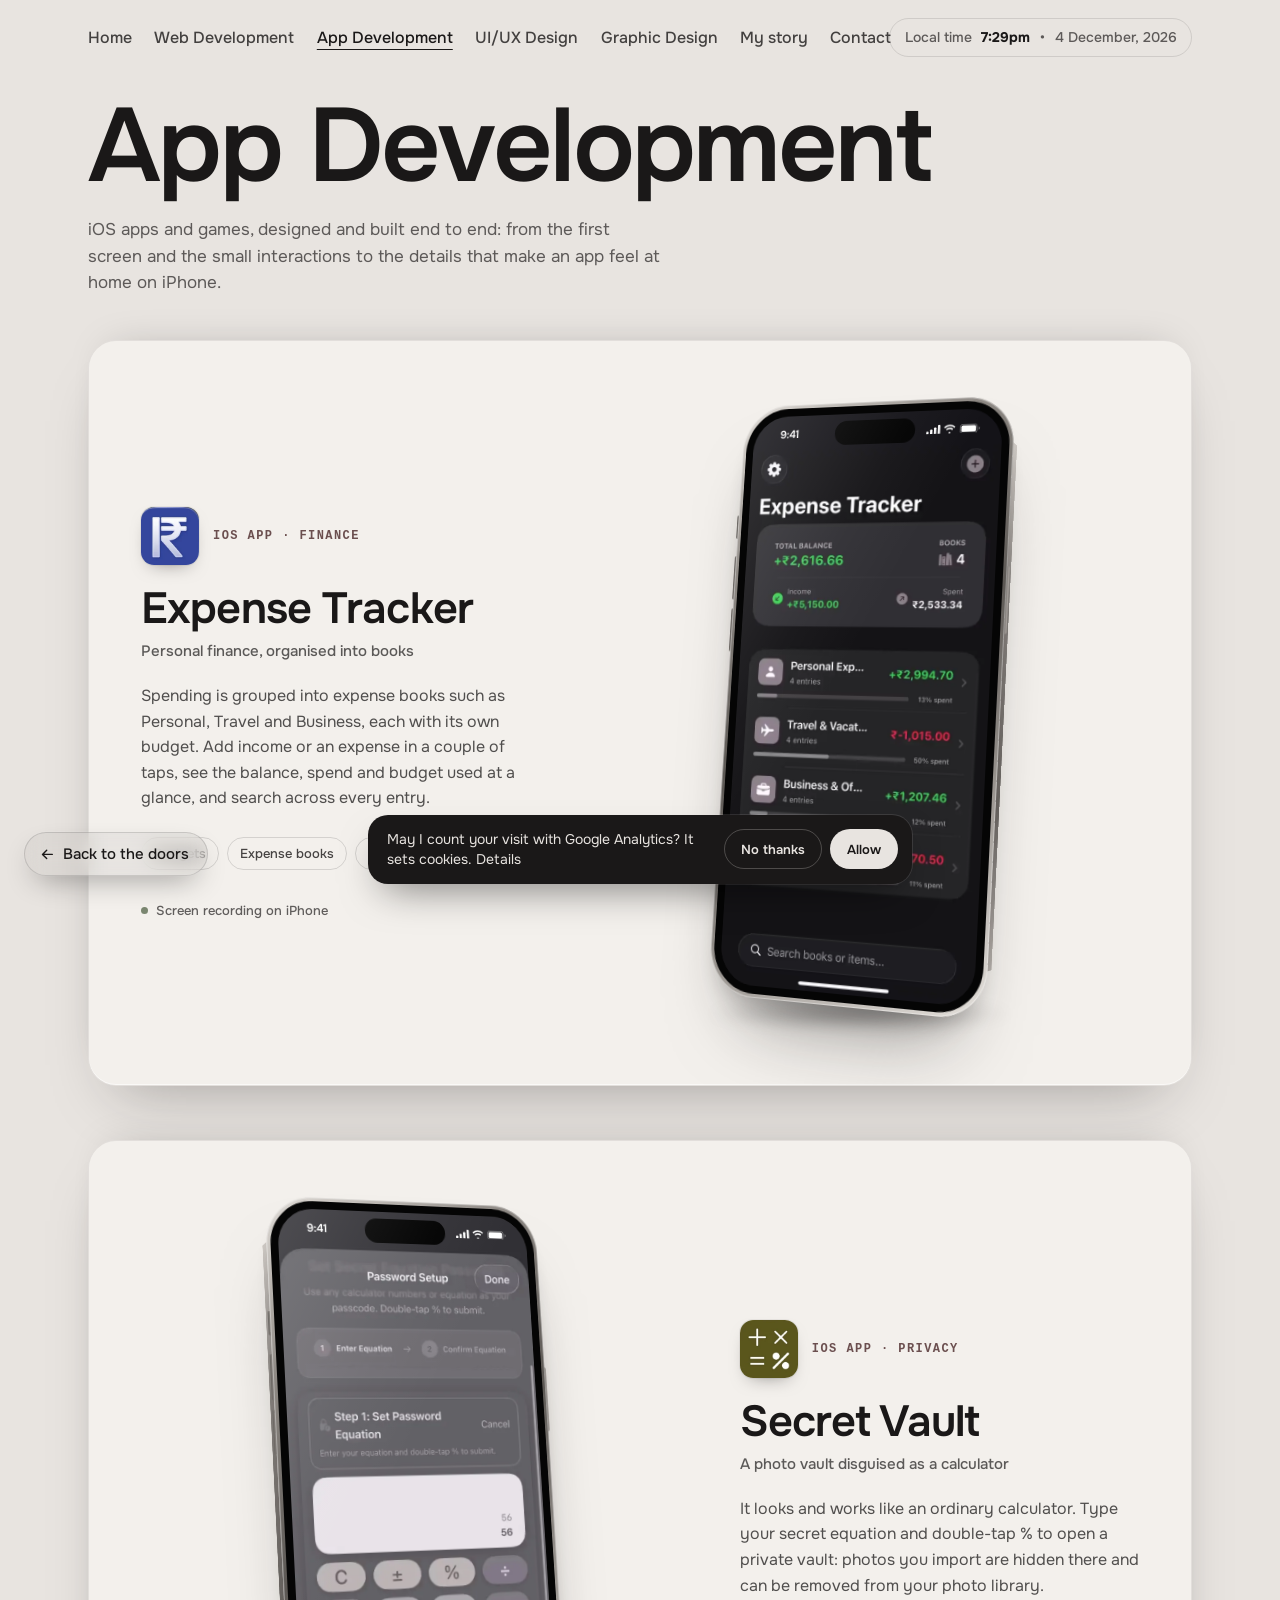
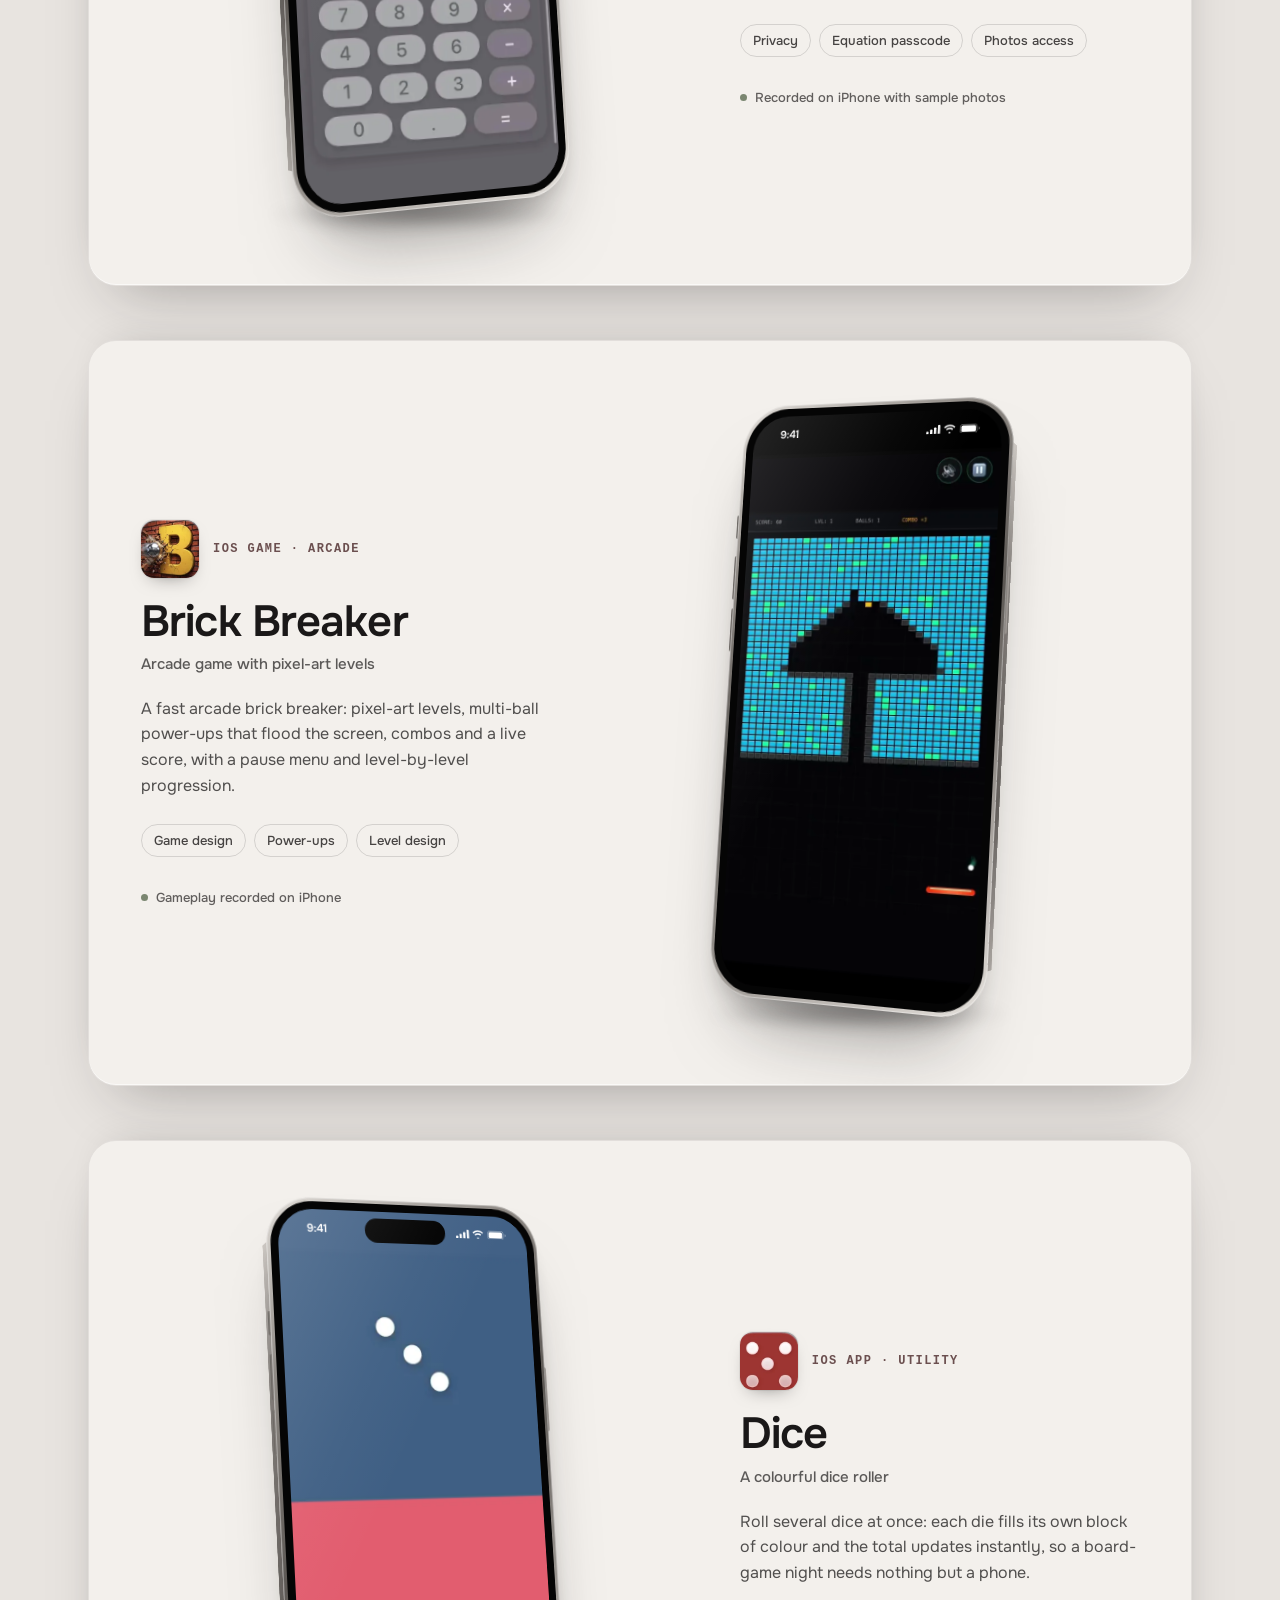
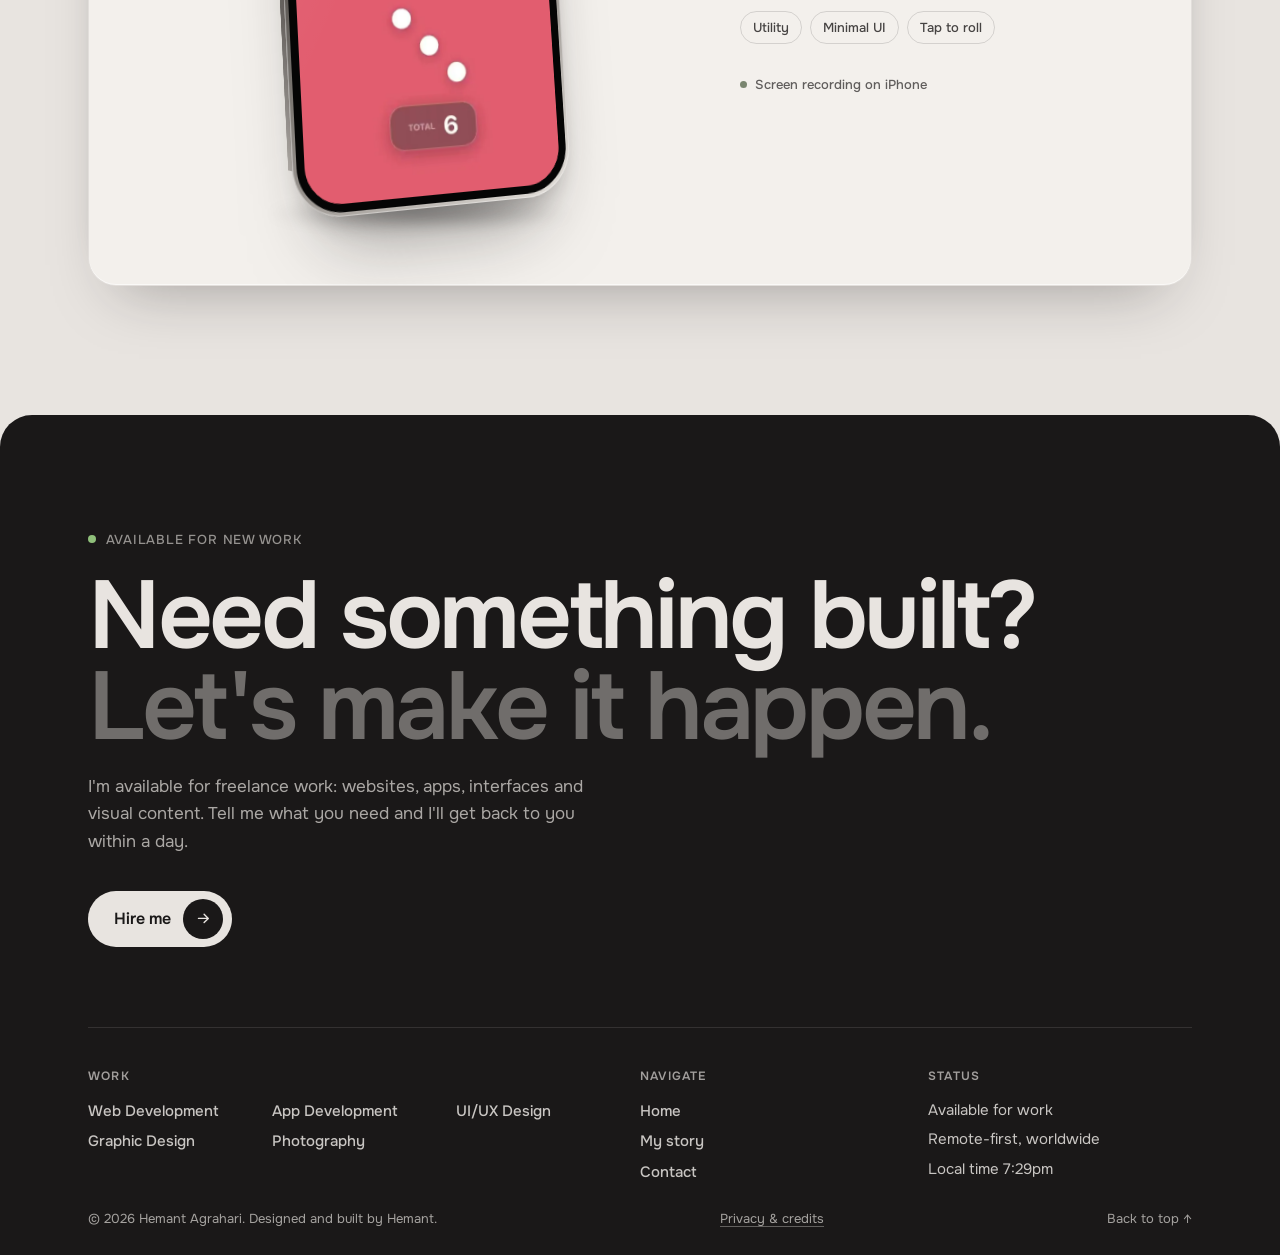
<file: app-developer/index.html>
<!DOCTYPE html>
<html lang="en">
<head>
<meta charset="UTF-8" />
<meta name="viewport" content="width=device-width, initial-scale=1.0, viewport-fit=cover" />
<title>Freelance iOS App Developer — Hemant Agrahari</title>
<link rel="preload" href="../fonts/onest-latin.woff2" as="font" type="font/woff2" crossorigin>
<style>@font-face{font-family:'Onest';font-style:normal;font-display:swap;font-weight:100 900;src:url(../fonts/onest-latin.woff2) format('woff2');unicode-range:U+0000-00FF,U+0131,U+0152-0153,U+02BB-02BC,U+02C6,U+02DA,U+02DC,U+0304,U+0308,U+0329,U+2000-206F,U+20AC,U+2122,U+2191,U+2193,U+2212,U+2215,U+FEFF,U+FFFD}@font-face{font-family:'Onest';font-style:normal;font-display:swap;font-weight:100 900;src:url(../fonts/onest-latin-ext.woff2) format('woff2');unicode-range:U+0100-02BA,U+02BD-02C5,U+02C7-02CC,U+02CE-02D7,U+02DD-02FF,U+0304,U+0308,U+0329,U+1D00-1DBF,U+1E00-1E9F,U+1EF2-1EFF,U+2020,U+20A0-20AB,U+20AD-20C0,U+2113,U+2C60-2C7F,U+A720-A7FF}</style>

<meta name="description" content="Native iOS apps and games designed and built from first sketch to the App Store. Freelance app developer working remotely with businesses in the US, UK and worldwide." />
<meta name="theme-color" content="#1A1818" />
<script>if(/[?&]embed\b/.test(location.search))document.documentElement.classList.add('embed');try{if(localStorage.getItem('rishi-mode')==='dark')document.documentElement.dataset.mode='dark'}catch(e){}</script>
<style>
:root{--bg:#E8E4E0;--fg:#1A1818;--fg-rgb:26,24,24;--card:#F3F0EC;--card-line:rgba(26,24,24,.08);--accent:#6B4F4F;--room:#FBFAF8;
  --shadow:0 -1px 0 rgba(255,255,255,.6) inset,0 30px 60px -30px rgba(26,24,24,.35),0 -12px 40px -24px rgba(26,24,24,.25);
  --font:'Onest',ui-sans-serif,system-ui,-apple-system,'Segoe UI',sans-serif;color-scheme:light}
html[data-mode="dark"]{--bg:#1A1818;--fg:#E8E4E0;--fg-rgb:232,228,224;--card:#232020;--card-line:rgba(232,228,224,.08);--accent:#D9C6C6;--room:#050505;
  --shadow:0 1px 0 rgba(255,255,255,.04) inset,0 30px 60px -30px rgba(0,0,0,.8),0 -12px 40px -20px rgba(0,0,0,.7);color-scheme:dark}
*{box-sizing:border-box;margin:0;padding:0}
html{scrollbar-width:none}html::-webkit-scrollbar{display:none}
body{min-height:100vh;background:var(--bg);color:var(--fg);font-family:var(--font);-webkit-font-smoothing:antialiased;overflow-x:clip}
a{color:inherit;text-decoration:none}
:focus-visible{outline:2px solid #6B5C5C;outline-offset:3px}
.glow{position:fixed;inset:0;pointer-events:none;z-index:50;background:var(--room);animation:out .8s ease .15s forwards}
@keyframes out{to{opacity:0;visibility:hidden}}
html.embed .glow{animation:none;transition:opacity .45s ease,visibility 0s linear .45s}
html.embed.in .glow{opacity:0;visibility:hidden}
html.embed.out .glow{opacity:1;visibility:visible;transition:opacity .4s ease}

.wrap{max-width:88rem;margin:0 auto;padding:24px max(16px,env(safe-area-inset-right)) 0 max(16px,env(safe-area-inset-left))}
@media (min-width:1024px){.wrap{padding-inline:88px}}
.top{display:flex;justify-content:space-between;align-items:center;gap:12px;padding-bottom:56px}
.chip{display:inline-flex;align-items:center;height:44px;padding:0 18px;border-radius:999px;border:1px solid rgba(var(--fg-rgb),.14);font-size:14px;font-weight:500;cursor:pointer;transition:background .25s}
.chip:hover{background:rgba(var(--fg-rgb),.05)}
.lbl{font-size:12px;font-weight:500;letter-spacing:.06em;text-transform:uppercase;color:rgba(var(--fg-rgb),.5)}
.intro{display:flex;flex-direction:column;align-items:flex-start;gap:20px;padding-bottom:64px;text-align:left}
.intro h1{white-space:nowrap;font-size:clamp(34px,8.2vw,104px)}
h1{font-size:clamp(44px,7vw,84px);font-weight:600;letter-spacing:-.025em;line-height:.95}
.intro p{max-width:52ch;font-size:17px;line-height:1.55;color:rgba(var(--fg-rgb),.68)}
.intro .count{display:block;margin-top:14px;font-family:ui-monospace,'SF Mono',Menlo,Consolas,monospace;font-size:12px;font-weight:600;letter-spacing:.12em;text-transform:uppercase;color:var(--accent)}

/* ---------- stacked project cards ---------- */
.stack{position:relative;padding-bottom:12vh}
.card{position:sticky;top:calc(var(--nav-h,72px) + 16px + var(--i) * 14px);margin-bottom:6vh;border-radius:28px;background:var(--card);box-shadow:var(--shadow);
  border:1px solid var(--card-line);transform-origin:50% 0;will-change:transform;overflow:hidden}
.card__in{display:grid;gap:28px;padding:28px;min-height:min(calc(100vh - var(--nav-h,72px) - 120px),720px)}
@media (min-width:900px){
  .card__in{grid-template-columns:minmax(0,5fr) minmax(0,7fr);align-items:center;gap:40px;padding:48px 52px}
  .card.flip .card__in{grid-template-columns:minmax(0,7fr) minmax(0,5fr)}
  .card.flip .card__info{order:2}
}
.card__dim{position:absolute;inset:0;background:#000;opacity:0;pointer-events:none;border-radius:inherit}
.card__meta{display:flex;align-items:center;gap:12px;margin-bottom:22px;font-family:ui-monospace,'SF Mono',Menlo,Consolas,monospace;font-size:12px;font-weight:600;letter-spacing:.12em;text-transform:uppercase;color:var(--accent)}
.card__meta .no{color:rgba(var(--fg-rgb),.4)}
.card__meta i{width:22px;height:1px;background:currentColor;opacity:.5}
.card h2{font-size:clamp(30px,3.4vw,46px);font-weight:600;letter-spacing:-.02em;line-height:1.02;margin-bottom:10px}
.card .sub{font-size:15px;font-weight:500;color:rgba(var(--fg-rgb),.7);margin-bottom:22px}
.card .desc{font-size:16px;line-height:1.6;color:rgba(var(--fg-rgb),.75);max-width:44ch;margin-bottom:26px}
.tags{display:flex;flex-wrap:wrap;gap:8px;margin-bottom:28px}
.tags li{list-style:none;padding:7px 12px;border-radius:999px;border:1px solid rgba(var(--fg-rgb),.14);font-size:13px;font-weight:500;color:rgba(var(--fg-rgb),.8)}
.live{display:inline-flex;align-items:center;gap:10px;height:46px;padding:0 20px;border-radius:999px;background:var(--fg);color:var(--bg);font-size:14px;font-weight:600;transition:transform .3s cubic-bezier(.16,1,.3,1)}
.live:hover{transform:translateY(-2px)}
.live svg{width:16px;height:16px}
.note{display:inline-flex;align-items:center;gap:8px;font-size:13px;font-weight:500;color:rgba(var(--fg-rgb),.68)}
.note::before{content:"";width:7px;height:7px;border-radius:50%;background:#7a8670}

/* ---------- the phone: an iPhone turned slightly side-on ---------- */
.card__in{--w:clamp(210px,calc((100svh - var(--nav-h,72px) - 240px) * .5),320px);--sw:calc(var(--w) * .916)}
.stage{position:relative;perspective:1600px;perspective-origin:50% 45%;display:grid;place-items:center;padding:6px 0 34px}
.phone{position:relative;width:var(--w);transform-style:preserve-3d;transform:rotateY(-21deg) rotateX(6deg) rotateZ(1.2deg);transition:transform 1.2s cubic-bezier(.16,1,.3,1)}
.card.flip .phone{transform:rotateY(21deg) rotateX(6deg) rotateZ(-1.2deg)}
.card:hover .phone{transform:rotateY(-12deg) rotateX(3deg) rotateZ(.5deg)}
.card.flip:hover .phone{transform:rotateY(12deg) rotateX(3deg) rotateZ(-.5deg)}
/* titanium frame, then the black bezel, then the screen */
.phone__body{position:relative;transform-style:preserve-3d;padding:calc(var(--w) * .012);border-radius:calc(var(--w) * .168);
  background:linear-gradient(145deg,#e4e0db 0%,#8f8a85 22%,#5b5753 48%,#9d9893 74%,#e6e2dd 100%);
  box-shadow:inset 0 0 0 1px rgba(255,255,255,.35),0 50px 80px -40px rgba(26,24,24,.55),0 18px 30px -18px rgba(26,24,24,.35)}
html[data-mode="dark"] .phone__body{box-shadow:inset 0 0 0 1px rgba(255,255,255,.25),0 50px 80px -40px rgba(0,0,0,.9),0 18px 30px -18px rgba(0,0,0,.7)}
/* the frame's thickness: an edge you see because the phone is turned */
.phone__body::before{content:"";position:absolute;top:calc(var(--w) * .16);bottom:calc(var(--w) * .16);right:0;width:calc(var(--w) * .05);transform-origin:100% 50%;transform:rotateY(-90deg);
  background:linear-gradient(180deg,#cfcac5,#8c8783 30%,#6d6965 70%,#b9b4af)}
.card.flip .phone__body::before{right:auto;left:0;transform-origin:0 50%;transform:rotateY(90deg)}
.phone__btn{position:absolute;width:calc(var(--w) * .014);border-radius:2px;background:linear-gradient(90deg,#6e6a66,#bdb8b3);transform:translateZ(-1px)}
.phone__btn.l{left:calc(var(--w) * -.008)}.phone__btn.r{right:calc(var(--w) * -.008)}
.phone__screen{position:relative;box-sizing:content-box;aspect-ratio:1180/2556;border:calc(var(--w) * .03) solid #050505;border-radius:calc(var(--w) * .156);overflow:hidden;background:#141414 center/cover no-repeat;transform:translateZ(.5px)}
.phone__screen video{border-radius:calc(var(--w) * .126);position:absolute;inset:0;width:100%;height:100%;object-fit:cover;display:block}
.phone__screen::after{content:"";position:absolute;inset:0;pointer-events:none;
  background:linear-gradient(118deg,rgba(255,255,255,.14) 0%,rgba(255,255,255,.03) 30%,transparent 44%)}
.island{position:absolute;left:34%;top:calc(var(--sw) * .028);width:32%;aspect-ratio:126/37;border-radius:999px;background:#000}
.sbar{position:absolute;left:0;right:0;top:0;height:calc(var(--sw) * .15);display:flex;align-items:center;justify-content:space-between;
  padding:0 calc(var(--sw) * .085) 0 calc(var(--sw) * .115);color:#fff;font-size:calc(var(--sw) * .043);font-weight:600;letter-spacing:-.01em;pointer-events:none}
.sbar svg{height:calc(var(--sw) * .036);width:auto;display:block}
.sbar span:last-child{display:flex;align-items:center;gap:calc(var(--sw) * .014)}
.stage::after{content:"";position:absolute;left:50%;bottom:10px;width:calc(var(--w) * 1.05);height:26px;transform:translateX(-50%);border-radius:50%;
  background:radial-gradient(closest-side,rgba(0,0,0,.3),transparent);filter:blur(7px);z-index:-1}
html[data-mode="dark"] .stage::after{background:radial-gradient(closest-side,rgba(0,0,0,.8),transparent)}
/* the app's own icon beside its name */
.app{display:flex;align-items:center;gap:14px;margin-bottom:22px}
.app img{width:58px;height:58px;border-radius:13px;display:block;box-shadow:0 8px 18px -10px rgba(26,24,24,.5),0 0 0 1px rgba(var(--fg-rgb),.06)}
.app .card__meta{margin-bottom:0}

/* arriving */
.card .card__info>*,.card .stage{transition:opacity .8s ease,transform 1s cubic-bezier(.16,1,.3,1)}
.card:not(.seen) .card__info>*{opacity:0;transform:translateY(18px)}
.card:not(.seen) .stage{opacity:0;transform:translateX(40px)}
@media (max-width:899.98px){.card:not(.seen) .stage,.card.flip:not(.seen) .stage{transform:translateY(20px)}}
.card.flip:not(.seen) .stage{transform:translateX(-40px)}
.card .card__info>*:nth-child(2){transition-delay:.05s}.card .card__info>*:nth-child(3){transition-delay:.1s}
.card .card__info>*:nth-child(4){transition-delay:.15s}.card .card__info>*:nth-child(5){transition-delay:.2s}.card .card__info>*:nth-child(6){transition-delay:.25s}

.outro{padding:10vh 0 14vh;text-align:center}
.outro p{font-size:15px;color:rgba(var(--fg-rgb),.55);margin-bottom:18px}

@media (max-width:899.98px){
  .card{top:calc(var(--nav-h,64px) + 10px + var(--i) * 10px);border-radius:22px}
  /* phones: each card fits one screen, desktop on top, the essentials below */
  .card__in{padding:16px 18px 20px;min-height:auto;gap:4px;max-height:calc(100svh - var(--nav-h,64px) - 40px)}
  .stage{order:-1;padding:4px 6% 18px}
  .card__meta{margin-bottom:8px;font-size:11px}
  .card h2{font-size:26px;margin-bottom:4px}
  .card .sub{font-size:13px;margin-bottom:10px}
  .card .desc{font-size:14px;line-height:1.5;margin-bottom:14px;display:-webkit-box;-webkit-line-clamp:3;-webkit-box-orient:vertical;overflow:hidden}
  .tags{display:none}
  .live{height:44px;padding:0 18px;font-size:13px}
  .card__in{--w:clamp(150px,calc((100svh - var(--nav-h,64px) - 370px) * .47),230px)}
  .phone,.card.flip .phone{transform:rotateY(-14deg) rotateX(4deg) rotateZ(.6deg)}
  .card.flip .phone__body::before{right:0;left:auto;transform-origin:100% 50%;transform:rotateY(-90deg)}
  .app{margin-bottom:10px;gap:12px}.app img{width:42px;height:42px;border-radius:10px}
}
@media (prefers-reduced-motion:reduce){
  .glow{display:none}
  .card .card__info>*,.card .stage{transition:none;opacity:1!important;transform:none!important}
}

.rn{position:sticky;top:0;z-index:40;transition:background .35s ease,box-shadow .35s ease}
.rn{background:var(--bg)}
.rn.stuck{box-shadow:0 1px 0 rgba(var(--fg-rgb),.1)}
.rn__in{max-width:88rem;margin:0 auto;display:flex;align-items:center;justify-content:space-between;gap:1.5rem;padding:1.1rem max(16px,env(safe-area-inset-right)) 1.1rem max(16px,env(safe-area-inset-left));transition:padding .35s ease}
.rn.stuck .rn__in{padding-block:.8rem}
@media (min-width:1024px){.rn__in{padding-inline:88px}}
.rn nav ul{display:none;list-style:none;margin:0;padding:0;gap:1.4rem;white-space:nowrap}
.rn nav button{padding:0;border:0;background:none;color:var(--fg);font:inherit;font-size:1rem;font-weight:500;opacity:.8;cursor:pointer;transition:opacity .2s}
.rn nav button:hover,.rn nav button[aria-current]{opacity:1}
.rn nav button[aria-current]{text-decoration:underline;text-underline-offset:.35em;text-decoration-thickness:1px}
.rn__clock{display:flex;align-items:center;gap:.6rem;padding:.6rem .9rem;border-radius:999px;border:1px solid rgba(var(--fg-rgb),.12);font-size:.875rem;font-weight:500;white-space:nowrap}
.rn__clock span{color:rgba(var(--fg-rgb),.68)}
.rn__menu{display:inline-flex;align-items:center;justify-content:center;gap:.5rem;height:2.75rem;padding:0 1.05rem 0 .95rem;font:500 .9375rem/1 'Onest',ui-sans-serif,system-ui,-apple-system,'Segoe UI',sans-serif;border-radius:999px;border:1px solid rgba(var(--fg-rgb),.12);background:none;color:var(--fg);cursor:pointer}
.rn__menu svg{width:1.1rem;height:1.1rem}
/* ---------- the menu, full screen, on small screens ---------- */
.rn__panel{position:fixed;inset:0;z-index:110;display:flex;flex-direction:column;
  padding:max(1rem,env(safe-area-inset-top)) max(1.25rem,env(safe-area-inset-right)) max(1.5rem,env(safe-area-inset-bottom)) max(1.25rem,env(safe-area-inset-left));
  background:var(--bg);color:var(--fg);visibility:hidden;opacity:0;
  transition:opacity .4s cubic-bezier(.4,0,.2,1),visibility 0s linear .4s}
.rn.open .rn__panel{visibility:visible;opacity:1;transition-delay:0s}
/* a wash of colour sweeps up behind the items as it opens */
.rn__panel::before{content:"";position:absolute;inset:0;pointer-events:none;
  background:radial-gradient(70% 55% at 12% 100%,rgba(164,85,44,.2),transparent 70%),
             radial-gradient(60% 50% at 95% 4%,rgba(196,176,176,.18),transparent 72%);
  opacity:0;transform:translateY(12%) scale(1.08);transition:opacity .6s ease,transform .9s cubic-bezier(.16,1,.3,1)}
.rn.open .rn__panel::before{opacity:1;transform:none}
.rn__phead{position:relative;z-index:1;display:flex;align-items:center;justify-content:space-between;min-height:2.75rem;margin-bottom:auto}
.rn__plbl{font:600 .75rem/1 'Onest',ui-sans-serif,system-ui,sans-serif;letter-spacing:.16em;text-transform:uppercase;color:rgba(var(--fg-rgb),.5)}
.rn__pclose{display:inline-flex;align-items:center;justify-content:center;width:2.75rem;height:2.75rem;border-radius:999px;
  border:1px solid rgba(var(--fg-rgb),.14);background:none;color:var(--fg);cursor:pointer;transition:background .25s,transform .35s cubic-bezier(.16,1,.3,1)}
.rn__pclose:hover{background:rgba(var(--fg-rgb),.08);transform:rotate(90deg)}
.rn__pclose svg{width:1.15rem;height:1.15rem}
.rn__plist{position:relative;z-index:1;display:flex;flex-direction:column;justify-content:center;gap:.1rem;padding-block:2rem}
/* each line rises into place, one after the other */
.rn__plist button{position:relative;display:flex;align-items:baseline;gap:.85rem;width:100%;padding:.45rem 0;border:0;background:none;color:var(--fg);
  font:600 clamp(2rem,9.5vw,2.9rem)/1.06 'Onest',ui-sans-serif,system-ui,sans-serif;letter-spacing:-.03em;text-align:left;cursor:pointer;
  opacity:0;transform:translateY(1.1rem);transition:opacity .5s ease,transform .66s cubic-bezier(.16,1,.3,1),color .25s ease}
.rn.open .rn__plist button{opacity:1;transform:none;transition-delay:calc(var(--i,0) * 55ms + 90ms)}
.rn__plist button::before{content:counter(rnc,decimal-leading-zero);counter-increment:rnc;
  font:600 .8125rem/1 ui-monospace,'SF Mono',Menlo,Consolas,monospace;letter-spacing:.1em;color:rgba(var(--fg-rgb),.38);transition:color .25s}
.rn__plist{counter-reset:rnc}
.rn__plist button[aria-current]{color:var(--fg)}
.rn__plist button[aria-current]::before{color:#A4552C}
@media (hover:hover){.rn__plist button:hover{color:#A4552C}.rn__plist button:hover::before{color:#A4552C}}
.rn__pfoot{position:relative;z-index:1;margin-top:auto;padding-top:1.25rem;border-top:1px solid rgba(var(--fg-rgb),.1);
  font:500 .8125rem/1.4 'Onest',ui-sans-serif,system-ui,sans-serif;color:rgba(var(--fg-rgb),.55);
  opacity:0;transform:translateY(.6rem);transition:opacity .5s ease .34s,transform .6s cubic-bezier(.16,1,.3,1) .34s}
.rn.open .rn__pfoot{opacity:1;transform:none}
html.rn-lock,html.rn-lock body{overflow:hidden}
@media (prefers-reduced-motion:reduce){
  .rn__panel,.rn__panel::before,.rn__plist button,.rn__pfoot{transition-duration:.01ms!important;transform:none!important}}

/* ---------- where things sit in the bar ---------- */
/* wide: the full nav shows, and "back" floats in the bottom-left corner instead of taking bar space */
@media (min-width:1200px){
  .rn nav ul{display:flex}
  .rn__menu,.rn__panel{display:none!important}
  .backd{position:fixed;left:max(1.5rem,env(safe-area-inset-left));bottom:max(1.5rem,calc(env(safe-area-inset-bottom) + 1rem));top:auto;z-index:60;
    height:3rem;padding:0 1.25rem 0 1rem;border-color:transparent;
    background:var(--bd-float,rgba(26,24,24,.9));color:var(--bd-floatfg,#E8E4E0);
    -webkit-backdrop-filter:blur(10px);backdrop-filter:blur(10px);
    box-shadow:0 12px 30px -12px rgba(0,0,0,.45),0 0 0 1px rgba(255,255,255,.08)}
  .backd span{display:inline}
  .backd:hover{background:var(--bd-float,rgba(26,24,24,1));border-color:transparent}
}
html[data-mode="dark"] .backd{--bd-float:rgba(232,228,224,.92);--bd-floatfg:#1A1818}
/* narrow: back on the left, menu on the right, no clock */
@media (max-width:1199.98px){
  .rn__in{justify-content:space-between}
  .rn nav{display:none}
  .rn__clock{display:none}
  .rn__menu{order:99;margin-left:auto}
  .backd{order:-2}
}

/* ---------- footer ---------- */
/* the footer slides up over the last 32px of the section above, so its rounded corners show that
   section's real background (gradients and glows included) instead of a flat patch of colour */
.sfw{position:relative;z-index:2;background:transparent;margin-top:-32px}
.sfw--dark .sf{box-shadow:inset 0 1px 0 rgba(232,228,224,.12)}
.sf{--sf-bg:#1A1818;--sf-fg:#E8E4E0;--sf-rgb:232,228,224;--sf-acc:#C4B0B0;position:relative;z-index:2;background:var(--sf-bg);color:var(--sf-fg);
  border-radius:2rem 2rem 0 0;overflow:hidden;font-family:'Onest',ui-sans-serif,system-ui,-apple-system,'Segoe UI',sans-serif}
html[data-mode="dark"] .sf{--sf-bg:#0F0E0E;box-shadow:inset 0 1px 0 rgba(232,228,224,.1)}
.sf__in{max-width:88rem;margin:0 auto;padding:5.5rem 1.25rem 1.5rem}
@media (min-width:1024px){.sf__in{padding:7rem 5.5rem 1.75rem}}
html,body{overscroll-behavior-y:none}
html{background:#1A1818}html[data-mode="dark"]{background:#0F0E0E}
body{margin:0}
.sf{margin-bottom:0}
.sf__eye{display:inline-flex;align-items:center;gap:.6rem;font-size:.8125rem;font-weight:500;letter-spacing:.06em;text-transform:uppercase;color:rgba(var(--sf-rgb),.6)}
.sf__eye i{width:.5rem;height:.5rem;border-radius:50%;background:#8FBF7A;box-shadow:0 0 0 0 rgba(143,191,122,.6);animation:sfPulse 2.2s ease-out infinite}
@keyframes sfPulse{70%{box-shadow:0 0 0 .55rem rgba(143,191,122,0)}100%{box-shadow:0 0 0 0 rgba(143,191,122,0)}}
.sf__h{margin:1.4rem 0 1.25rem;font-size:clamp(2.75rem,7.5vw,6.5rem);font-weight:600;line-height:.95;letter-spacing:-.035em}
.sf__h span{display:block;color:rgba(var(--sf-rgb),.42)}
.sf__p{max-width:46ch;font-size:1.0625rem;line-height:1.6;color:rgba(var(--sf-rgb),.7)}
.sf__cta{display:flex;flex-wrap:wrap;gap:.75rem;margin-top:2.25rem}
.sf__btn{display:inline-flex;align-items:center;gap:.8rem;height:3.5rem;padding:0 .55rem 0 1.6rem;border:0;border-radius:999px;background:var(--sf-fg);color:var(--sf-bg);
  font:inherit;font-size:1rem;font-weight:600;cursor:pointer;transition:transform .35s cubic-bezier(.16,1,.3,1)}
.sf__btn b{display:grid;place-items:center;width:2.5rem;height:2.5rem;border-radius:50%;background:var(--sf-bg);color:var(--sf-fg)}
.sf__btn svg{width:1.05rem;height:1.05rem;transition:transform .35s cubic-bezier(.16,1,.3,1)}
.sf__btn:hover{transform:translateY(-2px)}.sf__btn:hover svg{transform:translateX(3px)}
.sf__ghost{display:inline-flex;align-items:center;height:3.5rem;padding:0 1.5rem;border-radius:999px;border:1px solid rgba(var(--sf-rgb),.2);background:none;color:var(--sf-fg);
  font:inherit;font-size:1rem;font-weight:500;cursor:pointer;transition:background .25s}
.sf__ghost:hover{background:rgba(var(--sf-rgb),.07)}
.sf__cols{display:grid;grid-template-columns:repeat(2,minmax(0,1fr));gap:2.25rem 1.5rem;margin-top:5rem;padding-top:2.5rem;border-top:1px solid rgba(var(--sf-rgb),.12)}
@media (min-width:768px){.sf__cols{grid-template-columns:2fr 1fr 1fr}}
.sf__cols h3{margin-bottom:1rem;font-size:.75rem;font-weight:600;letter-spacing:.1em;text-transform:uppercase;color:rgba(var(--sf-rgb),.66)}
.sf__cols ul{list-style:none;margin:0;padding:0;display:flex;flex-direction:column;gap:.6rem}
@media (pointer:coarse),(max-width:767.98px){.sf__cols ul{gap:0}.sf__cols button,.sf__cols a,.sf__bot button{min-height:44px;min-width:44px;display:inline-flex;align-items:center}.sf__cols li.st{min-height:32px;display:flex;align-items:center}}
.sf__cols button,.sf__cols a{padding:0;border:0;background:none;color:rgba(var(--sf-rgb),.85);font:inherit;font-size:.9375rem;font-weight:500;cursor:pointer;text-align:left;text-decoration:none;transition:color .2s}
.sf__cols button:hover,.sf__cols a:hover{color:#fff}
.sf__cols li.st{font-size:.9375rem;color:rgba(var(--sf-rgb),.85)}
.sf__cols .work{display:grid;grid-template-columns:repeat(auto-fill,minmax(10rem,1fr));gap:.6rem 1.5rem}
.sf__in{position:relative;z-index:1}
/* the name runs the full width of the footer, edge to edge, behind the links and the bottom line */
.sf__word{position:absolute;left:0;right:0;bottom:0;z-index:0;margin:0;padding:0 1.2vw;font-size:var(--wf,15vw);font-weight:700;line-height:.74;letter-spacing:-.055em;
  color:rgba(var(--sf-rgb),.17);user-select:none;pointer-events:none;white-space:nowrap;text-align:center;transform:translateY(.05em)}
.sf__word span{display:inline-block}
.sf__word .short{display:none}
@media (max-width:767.98px){.sf__word .full{display:none}.sf__word .short{display:inline-block}}

.sf__bot{display:flex;flex-wrap:wrap;justify-content:space-between;gap:.75rem;margin-top:1.75rem;font-size:.8125rem;color:rgba(var(--sf-rgb),.68)}
.sf__bot button{padding:0;border:0;background:none;color:inherit;font:inherit;cursor:pointer}.sf__bot button:hover{color:var(--sf-fg)}
.sf__legal a{color:inherit;text-decoration:underline;text-underline-offset:.2em;text-decoration-color:rgba(var(--sf-rgb),.35)}.sf__legal a:hover{color:var(--sf-fg)}
@media (pointer:coarse),(max-width:767.98px){.sf__legal a{min-height:44px;display:inline-flex;align-items:center}}
@media (prefers-reduced-motion:reduce){.sf__eye i{animation:none}}
/* ---------- floating back-to-top ---------- */
.totop{--tt-bg:#1A1818;--tt-fg:#E8E4E0;--tt-ring:232,228,224;position:fixed;right:max(1.25rem,env(safe-area-inset-right));bottom:max(1.25rem,env(safe-area-inset-bottom));z-index:60;
  display:grid;place-items:center;width:3.25rem;height:3.25rem;padding:0;border:0;border-radius:50%;background:var(--tt-bg);color:var(--tt-fg);cursor:pointer;
  box-shadow:0 10px 30px -10px rgba(0,0,0,.45),0 0 0 1px rgba(var(--tt-ring),.14);
  opacity:0;visibility:hidden;transform:translateY(.75rem) scale(.9);
  transition:opacity .35s ease,visibility 0s linear .35s,transform .45s cubic-bezier(.16,1,.3,1),background .3s ease,color .3s ease,box-shadow .3s ease}
.totop.show{opacity:1;visibility:visible;transform:none;transition-delay:0s}
.totop[data-on="dark"]{--tt-bg:#E8E4E0;--tt-fg:#1A1818;--tt-ring:26,24,24}
.totop svg.ar{width:1.15rem;height:1.15rem;transition:transform .4s cubic-bezier(.16,1,.3,1)}
.totop svg.ring{position:absolute;inset:0;width:100%;height:100%;transform:rotate(-90deg);pointer-events:none}
.totop .ring circle{fill:none;stroke:currentColor;stroke-width:2;opacity:.85;stroke-dasharray:var(--len);stroke-dashoffset:calc(var(--len) * (1 - var(--p,0)));transition:stroke-dashoffset .12s linear}
.totop .lbl{position:absolute;right:calc(100% + .6rem);top:50%;padding:.4rem .75rem;border-radius:999px;background:var(--tt-bg);color:var(--tt-fg);font:500 .8125rem/1 'Onest',ui-sans-serif,system-ui,sans-serif;
  white-space:nowrap;pointer-events:none;opacity:0;transform:translate(.4rem,-50%);transition:opacity .25s ease,transform .35s cubic-bezier(.16,1,.3,1);box-shadow:0 0 0 1px rgba(var(--tt-ring),.14)}
@media (hover:hover){.totop:hover{transform:translateY(-3px)}.totop:hover svg.ar{transform:translateY(-3px)}.totop:hover .lbl{opacity:1;transform:translate(0,-50%)}}
.totop:focus-visible{outline:2px solid #C4B0B0;outline-offset:3px}
@media (max-width:767.98px){.totop{width:3rem;height:3rem}}
@media (prefers-reduced-motion:reduce){.totop,.totop svg.ar{transition:opacity .2s ease,visibility 0s linear .2s}}

.skel{position:relative}
.skel::after{content:"";position:absolute;inset:0;z-index:6;pointer-events:none;border-radius:inherit;opacity:1;
  background:linear-gradient(100deg,#E2DDD8 30%,#F1EDE9 50%,#E2DDD8 70%);background-size:220% 100%;animation:skel 1.25s linear infinite}
html[data-mode="dark"] .skel::after{background-image:linear-gradient(100deg,#231F1F 30%,#2F2A2A 50%,#231F1F 70%)}
@keyframes skel{from{background-position:120% 0}to{background-position:-100% 0}}
/* a recording that is still buffering: a light sweep over its poster until it plays */
.skel-buf{position:relative}
.skel-buf::before{content:"";position:absolute;inset:0;z-index:6;pointer-events:none;border-radius:inherit;
  background:linear-gradient(100deg,transparent 30%,rgba(255,255,255,.22) 50%,transparent 70%);background-size:220% 100%;animation:skel 1.25s linear infinite}
@media (prefers-reduced-motion:reduce){.skel::after{animation:none}}

/* "Back to the doors" sits in the room's sticky header: it stays on screen the whole
   time you are inside a room, but it is part of the bar rather than floating over the page,
   so it never covers anything you are reading. */
.backd{order:-2;flex:none;display:inline-flex;align-items:center;gap:.5rem;height:2.75rem;padding:0 1.1rem 0 .85rem;
  border:1px solid rgba(var(--fg-rgb),.14);border-radius:999px;background:rgba(var(--fg-rgb),.05);color:var(--fg);
  font:500 .9375rem/1 'Onest',ui-sans-serif,system-ui,-apple-system,'Segoe UI',sans-serif;text-decoration:none;cursor:pointer;white-space:nowrap;
  opacity:0;transform:translateX(-.5rem);transition:opacity .35s ease,transform .45s cubic-bezier(.16,1,.3,1),background .25s ease,border-color .25s ease}
.backd.show{opacity:1;transform:none}
.backd svg{width:1.05rem;height:1.05rem;transition:transform .35s cubic-bezier(.16,1,.3,1)}
@media (hover:hover){.backd:hover{background:rgba(var(--fg-rgb),.1);border-color:rgba(var(--fg-rgb),.26)}.backd:hover svg{transform:translateX(-3px)}}
.backd:focus-visible{outline:2px solid #C4B0B0;outline-offset:3px}
/* phones keep the words on both pills; on the very narrowest screens they just get a little smaller */
@media (max-width:359.98px){.backd,.rn__menu{font-size:.8125rem}.backd{padding:0 .85rem 0 .7rem}.rn__menu{padding:0 .85rem}}
/* the leftover top row above each room's title, and the gap under the intro */
.top{display:none!important}
.intro{padding-bottom:clamp(28px,4vw,44px)!important}
.rn__in{min-width:0}
.rn nav{min-width:0}
</style>
<link rel="canonical" href="https://hemant-agrahari.netlify.app/app-developer/" />
<meta name="robots" content="index,follow,max-image-preview:large,max-snippet:-1,max-video-preview:-1" />
<meta name="author" content="Hemant Agrahari" />
<link rel="icon" href="/favicon.ico" sizes="48x48" />
<link rel="icon" type="image/png" href="/icon-192.png" sizes="192x192" />
<link rel="apple-touch-icon" href="/apple-touch-icon.png" />
<meta property="og:type" content="website" />
<meta property="og:site_name" content="Hemant Agrahari" />
<meta property="og:locale" content="en_US" />
<meta property="og:url" content="https://hemant-agrahari.netlify.app/app-developer/" />
<meta property="og:title" content="Freelance iOS App Developer — Hemant Agrahari" />
<meta property="og:description" content="Native iOS apps and games designed and built from first sketch to the App Store. Freelance app developer working remotely with businesses in the US, UK and worldwide." />
<meta property="og:image" content="https://hemant-agrahari.netlify.app/og.jpg" />
<meta property="og:image:secure_url" content="https://hemant-agrahari.netlify.app/og.jpg" />
<meta property="og:image:type" content="image/jpeg" />
<meta property="og:image:width" content="1200" />
<meta property="og:image:height" content="630" />
<meta property="og:image:alt" content="Hemant Agrahari&#39;s portfolio" />
<meta name="twitter:card" content="summary_large_image" />
<meta name="twitter:title" content="Freelance iOS App Developer — Hemant Agrahari" />
<meta name="twitter:description" content="Native iOS apps and games designed and built from first sketch to the App Store. Freelance app developer working remotely with businesses in the US, UK and worldwide." />
<meta name="twitter:image" content="https://hemant-agrahari.netlify.app/og.jpg" />
<script type="application/ld+json">{"@context":"https://schema.org","@graph":[{"@type":"Person","@id":"https://hemant-agrahari.netlify.app/#hemant","name":"Hemant Agrahari","url":"https://hemant-agrahari.netlify.app","jobTitle":"Freelance Developer, Designer and Photographer","image":"https://hemant-agrahari.netlify.app/og.jpg","description":"Freelance web and iOS developer, UI/UX designer, graphic designer and photographer working remotely with clients worldwide.","knowsAbout":["Web development","iOS app development","UI/UX design","Graphic design","Brand identity","Photography"],"address":{"@type":"PostalAddress","addressCountry":"IN"},"knowsLanguage":["en"],"worksFor":{"@id":"https://hemant-agrahari.netlify.app/#org"}},{"@type":"Organization","@id":"https://hemant-agrahari.netlify.app/#org","name":"Hemant Agrahari — Design & Development","alternateName":"Hemant Agrahari","url":"https://hemant-agrahari.netlify.app","image":"https://hemant-agrahari.netlify.app/og.jpg","logo":{"@type":"ImageObject","url":"https://hemant-agrahari.netlify.app/icon-512.png","width":512,"height":512},"founder":{"@id":"https://hemant-agrahari.netlify.app/#hemant"},"email":"hemantkagrahari@gmail.com","contactPoint":{"@type":"ContactPoint","contactType":"sales","email":"hemantkagrahari@gmail.com","availableLanguage":"en","areaServed":["US","GB","CA","AU"]},"description":"Freelance web development, iOS app development, UI/UX design and graphic design, delivered remotely.","areaServed":[{"@type":"Country","name":"United States"},{"@type":"Country","name":"United Kingdom"},{"@type":"Country","name":"Canada"},{"@type":"Country","name":"Australia"},"Worldwide"],"hasOfferCatalog":{"@type":"OfferCatalog","name":"Services","itemListElement":[{"@type":"Offer","itemOffered":{"@type":"Service","name":"Web development","description":"Websites and web applications designed and built end to end."}},{"@type":"Offer","itemOffered":{"@type":"Service","name":"iOS app development","description":"Native iOS apps and games, from first sketch to the App Store."}},{"@type":"Offer","itemOffered":{"@type":"Service","name":"UI/UX design","description":"Product and interface design: user flows, wireframes and finished UI."}},{"@type":"Offer","itemOffered":{"@type":"Service","name":"Graphic design","description":"Brand identity, social media creatives, posters and logos."}},{"@type":"Offer","itemOffered":{"@type":"Service","name":"Photography","description":"Portrait, event and street photography."}}]}},{"@type":"WebSite","@id":"https://hemant-agrahari.netlify.app/#site","url":"https://hemant-agrahari.netlify.app","name":"Hemant Agrahari — Portfolio","publisher":{"@id":"https://hemant-agrahari.netlify.app/#hemant"},"inLanguage":"en"},{"@type":"BreadcrumbList","itemListElement":[{"@type":"ListItem","position":1,"name":"Home","item":"https://hemant-agrahari.netlify.app/"},{"@type":"ListItem","position":2,"name":"Freelance iOS App Developer","item":"https://hemant-agrahari.netlify.app/app-developer/"}]}]}</script>
<meta name="google-site-verification" content="dB3k2roAkI1S8861shwLsjVKNyl1q-TjchYYJWrG-18" /></head>
<body>
<div class="glow" aria-hidden="true"></div>
<header class="rn" id="rn">
  <div class="rn__in">
    <nav aria-label="Primary"><ul><li><button data-nav="home">Home</button></li><li><button data-nav="door:0">Web Development</button></li><li><button data-nav="door:1" aria-current=page>App Development</button></li><li><button data-nav="door:2">UI/UX Design</button></li><li><button data-nav="door:3">Graphic Design</button></li><li><button data-nav="about">My story</button></li><li><button data-nav="contact">Contact</button></li></ul></nav>
    <div class="rn__clock" aria-label="Local time"><span>Local time</span><b data-ftime>—</b><span class="d">•</span><span class="d" data-fdate></span></div>
    <button class="rn__menu" id="rnMenu" aria-expanded="false" aria-controls="rnPanel"><svg aria-hidden="true" focusable="false" viewBox="0 0 24 24" fill="none" stroke="currentColor" stroke-width="2" stroke-linecap="round"><path d="M4 6h16M4 12h16M4 18h16"/></svg><span>Menu</span></button>
  </div>
  <div class="rn__panel" id="rnPanel" role="dialog" aria-modal="true" aria-label="Menu">
    <div class="rn__phead">
      <span class="rn__plbl">Menu</span>
      <button class="rn__pclose" id="rnClose" aria-label="Close menu"><svg aria-hidden="true" focusable="false" viewBox="0 0 24 24" fill="none" stroke="currentColor" stroke-width="2" stroke-linecap="round"><path d="M18 6 6 18M6 6l12 12"/></svg></button>
    </div>
    <div class="rn__plist"><button data-nav="home">Home</button><button data-nav="door:0">Web Development</button><button data-nav="door:1" aria-current=page>App Development</button><button data-nav="door:2">UI/UX Design</button><button data-nav="door:3">Graphic Design</button><button data-nav="about">My story</button><button data-nav="contact">Contact</button></div>
    <p class="rn__pfoot">Hemant Agrahari — available for new work<br>Replies within 5 hours</p>
  </div>
</header>

<main class="wrap">
  <div class="top"><a class="chip" href="../#works">← Back to the doors</a></div>
  <section class="intro">
    <h1>App Development</h1>
    <div><p>iOS apps and games, designed and built end to end: from the first screen and the small interactions to the details that make an app feel at home on iPhone.</p></div>
  </section>
  <section class="stack" id="stack" aria-label="Projects"><!--pre-->
  <article class="card" style="--i:0" aria-labelledby="p0">
    <div class="card__in">
      <div class="card__info">
        <div class="app"><img src="icon-expense.webp" alt="" width="58" height="58" decoding="async" loading="eager"><p class="card__meta"><span>iOS app · Finance</span></p></div>
        <h2 id="p0">Expense Tracker</h2>
        <p class="sub">Personal finance, organised into books</p>
        <p class="desc">Spending is grouped into expense books such as Personal, Travel and Business, each with its own budget. Add income or an expense in a couple of taps, see the balance, spend and budget used at a glance, and search across every entry.</p>
        <ul class="tags"><li>Budgets</li><li>Expense books</li><li>Shortcuts &amp; Back Tap</li></ul>
        <span class="note">Screen recording on iPhone</span>
      </div>
      <div class="stage" aria-hidden="true">
        <div class="phone"><div class="phone__body">
          <i class="phone__btn l" style="top:19%;height:4%"></i><i class="phone__btn l" style="top:26%;height:7.5%"></i><i class="phone__btn l" style="top:35%;height:7.5%"></i><i class="phone__btn r" style="top:28%;height:11%"></i>
          <div class="phone__screen" style="background-image:url([data-uri])">
            <video muted loop playsinline preload="metadata" poster="app-expense.webp" src="app-expense.mp4"></video>
            <div class="sbar"><span>9:41</span><span><svg aria-hidden="true" focusable="false" viewBox="0 0 18 12" fill="currentColor"><rect x="0" y="8" width="3" height="4" rx="1"/><rect x="5" y="5.5" width="3" height="6.5" rx="1"/><rect x="10" y="3" width="3" height="9" rx="1"/><rect x="15" y="0" width="3" height="12" rx="1"/></svg><svg aria-hidden="true" focusable="false" viewBox="0 0 16 12" fill="currentColor"><path d="M8 2.2c2.3 0 4.4.9 6 2.4l1.3-1.4A10.6 10.6 0 0 0 8 .3 10.6 10.6 0 0 0 .7 3.2L2 4.6a8.7 8.7 0 0 1 6-2.4Zm0 3.8c1.3 0 2.5.5 3.4 1.3l1.3-1.4A6.8 6.8 0 0 0 8 4.1a6.8 6.8 0 0 0-4.7 1.8l1.3 1.4C5.5 6.5 6.7 6 8 6Zm0 3.7c-.6 0-1.1.2-1.5.6L8 12l1.5-1.7c-.4-.4-.9-.6-1.5-.6Z"/></svg><svg aria-hidden="true" focusable="false" viewBox="0 0 27 12" fill="none"><rect x=".5" y=".5" width="22" height="11" rx="3.2" stroke="currentColor" opacity=".4"/><rect x="2" y="2" width="19" height="8" rx="2" fill="currentColor"/><path d="M24.5 4v4c.8-.3 1.3-1.1 1.3-2s-.5-1.7-1.3-2Z" fill="currentColor" opacity=".45"/></svg></span></div><div class="island"></div>
          </div>
        </div></div>
      </div>
    </div>
    <div class="card__dim"></div>
  </article>
  <article class="card flip" style="--i:1" aria-labelledby="p1">
    <div class="card__in">
      <div class="card__info">
        <div class="app"><img src="icon-vault.webp" alt="" width="58" height="58" decoding="async" loading="lazy"><p class="card__meta"><span>iOS app · Privacy</span></p></div>
        <h2 id="p1">Secret Vault</h2>
        <p class="sub">A photo vault disguised as a calculator</p>
        <p class="desc">It looks and works like an ordinary calculator. Type your secret equation and double-tap % to open a private vault: photos you import are hidden there and can be removed from your photo library.</p>
        <ul class="tags"><li>Privacy</li><li>Equation passcode</li><li>Photos access</li></ul>
        <span class="note">Recorded on iPhone with sample photos</span>
      </div>
      <div class="stage" aria-hidden="true">
        <div class="phone"><div class="phone__body">
          <i class="phone__btn l" style="top:19%;height:4%"></i><i class="phone__btn l" style="top:26%;height:7.5%"></i><i class="phone__btn l" style="top:35%;height:7.5%"></i><i class="phone__btn r" style="top:28%;height:11%"></i>
          <div class="phone__screen" style="background-image:url([data-uri])">
            <video muted loop playsinline preload="metadata" poster="app-vault.webp" src="app-vault.mp4"></video>
            <div class="sbar"><span>9:41</span><span><svg aria-hidden="true" focusable="false" viewBox="0 0 18 12" fill="currentColor"><rect x="0" y="8" width="3" height="4" rx="1"/><rect x="5" y="5.5" width="3" height="6.5" rx="1"/><rect x="10" y="3" width="3" height="9" rx="1"/><rect x="15" y="0" width="3" height="12" rx="1"/></svg><svg aria-hidden="true" focusable="false" viewBox="0 0 16 12" fill="currentColor"><path d="M8 2.2c2.3 0 4.4.9 6 2.4l1.3-1.4A10.6 10.6 0 0 0 8 .3 10.6 10.6 0 0 0 .7 3.2L2 4.6a8.7 8.7 0 0 1 6-2.4Zm0 3.8c1.3 0 2.5.5 3.4 1.3l1.3-1.4A6.8 6.8 0 0 0 8 4.1a6.8 6.8 0 0 0-4.7 1.8l1.3 1.4C5.5 6.5 6.7 6 8 6Zm0 3.7c-.6 0-1.1.2-1.5.6L8 12l1.5-1.7c-.4-.4-.9-.6-1.5-.6Z"/></svg><svg aria-hidden="true" focusable="false" viewBox="0 0 27 12" fill="none"><rect x=".5" y=".5" width="22" height="11" rx="3.2" stroke="currentColor" opacity=".4"/><rect x="2" y="2" width="19" height="8" rx="2" fill="currentColor"/><path d="M24.5 4v4c.8-.3 1.3-1.1 1.3-2s-.5-1.7-1.3-2Z" fill="currentColor" opacity=".45"/></svg></span></div><div class="island"></div>
          </div>
        </div></div>
      </div>
    </div>
    <div class="card__dim"></div>
  </article>
  <article class="card" style="--i:2" aria-labelledby="p2">
    <div class="card__in">
      <div class="card__info">
        <div class="app"><img src="icon-brick.webp" alt="" width="58" height="58" decoding="async" loading="lazy"><p class="card__meta"><span>iOS game · Arcade</span></p></div>
        <h2 id="p2">Brick Breaker</h2>
        <p class="sub">Arcade game with pixel-art levels</p>
        <p class="desc">A fast arcade brick breaker: pixel-art levels, multi-ball power-ups that flood the screen, combos and a live score, with a pause menu and level-by-level progression.</p>
        <ul class="tags"><li>Game design</li><li>Power-ups</li><li>Level design</li></ul>
        <span class="note">Gameplay recorded on iPhone</span>
      </div>
      <div class="stage" aria-hidden="true">
        <div class="phone"><div class="phone__body">
          <i class="phone__btn l" style="top:19%;height:4%"></i><i class="phone__btn l" style="top:26%;height:7.5%"></i><i class="phone__btn l" style="top:35%;height:7.5%"></i><i class="phone__btn r" style="top:28%;height:11%"></i>
          <div class="phone__screen" style="background-image:url([data-uri])">
            <video muted loop playsinline preload="metadata" poster="app-brick.webp" src="app-brick.mp4"></video>
            <div class="sbar"><span>9:41</span><span><svg aria-hidden="true" focusable="false" viewBox="0 0 18 12" fill="currentColor"><rect x="0" y="8" width="3" height="4" rx="1"/><rect x="5" y="5.5" width="3" height="6.5" rx="1"/><rect x="10" y="3" width="3" height="9" rx="1"/><rect x="15" y="0" width="3" height="12" rx="1"/></svg><svg aria-hidden="true" focusable="false" viewBox="0 0 16 12" fill="currentColor"><path d="M8 2.2c2.3 0 4.4.9 6 2.4l1.3-1.4A10.6 10.6 0 0 0 8 .3 10.6 10.6 0 0 0 .7 3.2L2 4.6a8.7 8.7 0 0 1 6-2.4Zm0 3.8c1.3 0 2.5.5 3.4 1.3l1.3-1.4A6.8 6.8 0 0 0 8 4.1a6.8 6.8 0 0 0-4.7 1.8l1.3 1.4C5.5 6.5 6.7 6 8 6Zm0 3.7c-.6 0-1.1.2-1.5.6L8 12l1.5-1.7c-.4-.4-.9-.6-1.5-.6Z"/></svg><svg aria-hidden="true" focusable="false" viewBox="0 0 27 12" fill="none"><rect x=".5" y=".5" width="22" height="11" rx="3.2" stroke="currentColor" opacity=".4"/><rect x="2" y="2" width="19" height="8" rx="2" fill="currentColor"/><path d="M24.5 4v4c.8-.3 1.3-1.1 1.3-2s-.5-1.7-1.3-2Z" fill="currentColor" opacity=".45"/></svg></span></div><div class="island"></div>
          </div>
        </div></div>
      </div>
    </div>
    <div class="card__dim"></div>
  </article>
  <article class="card flip" style="--i:3" aria-labelledby="p3">
    <div class="card__in">
      <div class="card__info">
        <div class="app"><img src="icon-dice.webp" alt="" width="58" height="58" decoding="async" loading="lazy"><p class="card__meta"><span>iOS app · Utility</span></p></div>
        <h2 id="p3">Dice</h2>
        <p class="sub">A colourful dice roller</p>
        <p class="desc">Roll several dice at once: each die fills its own block of colour and the total updates instantly, so a board-game night needs nothing but a phone.</p>
        <ul class="tags"><li>Utility</li><li>Minimal UI</li><li>Tap to roll</li></ul>
        <span class="note">Screen recording on iPhone</span>
      </div>
      <div class="stage" aria-hidden="true">
        <div class="phone"><div class="phone__body">
          <i class="phone__btn l" style="top:19%;height:4%"></i><i class="phone__btn l" style="top:26%;height:7.5%"></i><i class="phone__btn l" style="top:35%;height:7.5%"></i><i class="phone__btn r" style="top:28%;height:11%"></i>
          <div class="phone__screen" style="background-image:url([data-uri])">
            <video muted loop playsinline preload="metadata" poster="app-dice.webp" src="app-dice.mp4"></video>
            <div class="sbar"><span>9:41</span><span><svg aria-hidden="true" focusable="false" viewBox="0 0 18 12" fill="currentColor"><rect x="0" y="8" width="3" height="4" rx="1"/><rect x="5" y="5.5" width="3" height="6.5" rx="1"/><rect x="10" y="3" width="3" height="9" rx="1"/><rect x="15" y="0" width="3" height="12" rx="1"/></svg><svg aria-hidden="true" focusable="false" viewBox="0 0 16 12" fill="currentColor"><path d="M8 2.2c2.3 0 4.4.9 6 2.4l1.3-1.4A10.6 10.6 0 0 0 8 .3 10.6 10.6 0 0 0 .7 3.2L2 4.6a8.7 8.7 0 0 1 6-2.4Zm0 3.8c1.3 0 2.5.5 3.4 1.3l1.3-1.4A6.8 6.8 0 0 0 8 4.1a6.8 6.8 0 0 0-4.7 1.8l1.3 1.4C5.5 6.5 6.7 6 8 6Zm0 3.7c-.6 0-1.1.2-1.5.6L8 12l1.5-1.7c-.4-.4-.9-.6-1.5-.6Z"/></svg><svg aria-hidden="true" focusable="false" viewBox="0 0 27 12" fill="none"><rect x=".5" y=".5" width="22" height="11" rx="3.2" stroke="currentColor" opacity=".4"/><rect x="2" y="2" width="19" height="8" rx="2" fill="currentColor"/><path d="M24.5 4v4c.8-.3 1.3-1.1 1.3-2s-.5-1.7-1.3-2Z" fill="currentColor" opacity=".45"/></svg></span></div><div class="island"></div>
          </div>
        </div></div>
      </div>
    </div>
    <div class="card__dim"></div>
  </article><!--/pre--></section>
</main>
<div class="sfw">
<footer class="sf" id="contact-footer" aria-labelledby="sfTitle">
  <div class="sf__in">
    <p class="sf__eye"><i></i>Available for new work</p>
    <h2 class="sf__h" id="sfTitle">Need something built?<span>Let's make it happen.</span></h2>
    <p class="sf__p">I'm available for freelance work: websites, apps, interfaces and visual content. Tell me what you need and I'll get back to you within a day.</p>
    <div class="sf__cta">
      <button class="sf__btn" data-nav="contact">Hire me <b><svg viewBox="0 0 24 24" fill="none" stroke="currentColor" stroke-width="2" stroke-linecap="round" stroke-linejoin="round" aria-hidden="true"><path d="M5 12h14M13 6l6 6-6 6"/></svg></b></button>
      
    </div>
    <div class="sf__cols">
      <div><h3>Work</h3><ul class="work"><li><a href="../web-developer/" data-nav="door:0">Web Development</a></li><li><a href="../app-developer/" data-nav="door:1">App Development</a></li><li><a href="../ui-ux-designer/" data-nav="door:2">UI/UX Design</a></li><li><a href="../graphic-designer/" data-nav="door:3">Graphic Design</a></li><li><a href="../photographer/" data-nav="door:4">Photography</a></li></ul></div>
      <div><h3>Navigate</h3><ul><li><a href="../" data-nav="home">Home</a></li><li><a href="../#about" data-nav="about">My story</a></li><li><button data-nav="contact">Contact</button></li></ul></div>
      <div><h3>Status</h3><ul><li class="st">Available for work</li><li class="st">Remote-first, worldwide</li><li class="st">Local time <span data-ftime>—</span></li></ul></div>
    </div>
    <div class="sf__bot"><span>© <span data-fyear>2026</span> Hemant Agrahari. Designed and built by Hemant.</span><span class="sf__legal"><a href="../legal/" target="_top">Privacy &amp; credits</a></span><button data-nav="top">Back to top ↑</button></div>
  </div>
</footer>
</div>
<button class="totop" data-nav="top" aria-label="Back to top"><svg class="ring" viewBox="0 0 52 52" aria-hidden="true"><circle cx="26" cy="26" r="24"/></svg><svg class="ar" viewBox="0 0 24 24" fill="none" stroke="currentColor" stroke-width="2" stroke-linecap="round" stroke-linejoin="round" aria-hidden="true"><path d="M12 19V5M6 11l6-6 6 6"/></svg><span class="lbl">Back to top</span></button>

<script>
const PROJECTS = [{"kind": "iOS app · Finance", "title": "Expense Tracker", "sub": "Personal finance, organised into books", "desc": "Spending is grouped into expense books such as Personal, Travel and Business, each with its own budget. Add income or an expense in a couple of taps, see the balance, spend and budget used at a glance, and search across every entry.", "tags": ["Budgets", "Expense books", "Shortcuts & Back Tap"], "video": "app-expense.mp4", "poster": "app-expense.webp", "icon": "icon-expense.webp", "note": "Screen recording on iPhone", "lqip": "[data-uri]"}, {"kind": "iOS app · Privacy", "title": "Secret Vault", "sub": "A photo vault disguised as a calculator", "desc": "It looks and works like an ordinary calculator. Type your secret equation and double-tap % to open a private vault: photos you import are hidden there and can be removed from your photo library.", "tags": ["Privacy", "Equation passcode", "Photos access"], "video": "app-vault.mp4", "poster": "app-vault.webp", "icon": "icon-vault.webp", "note": "Recorded on iPhone with sample photos", "lqip": "[data-uri]"}, {"kind": "iOS game · Arcade", "title": "Brick Breaker", "sub": "Arcade game with pixel-art levels", "desc": "A fast arcade brick breaker: pixel-art levels, multi-ball power-ups that flood the screen, combos and a live score, with a pause menu and level-by-level progression.", "tags": ["Game design", "Power-ups", "Level design"], "video": "app-brick.mp4", "poster": "app-brick.webp", "icon": "icon-brick.webp", "note": "Gameplay recorded on iPhone", "lqip": "[data-uri]"}, {"kind": "iOS app · Utility", "title": "Dice", "sub": "A colourful dice roller", "desc": "Roll several dice at once: each die fills its own block of colour and the total updates instantly, so a board-game night needs nothing but a phone.", "tags": ["Utility", "Minimal UI", "Tap to roll"], "video": "app-dice.mp4", "poster": "app-dice.webp", "icon": "icon-dice.webp", "note": "Screen recording on iPhone", "lqip": "[data-uri]"}];
const ARROW = '<svg aria-hidden="true" focusable="false" viewBox="0 0 24 24" fill="none" stroke="currentColor" stroke-width="2" stroke-linecap="round" stroke-linejoin="round"><path d="M7 17 17 7M8 7h9v9"/></svg>';
const SIG = '<svg aria-hidden="true" focusable="false" viewBox="0 0 18 12" fill="currentColor"><rect x="0" y="8" width="3" height="4" rx="1"/><rect x="5" y="5.5" width="3" height="6.5" rx="1"/><rect x="10" y="3" width="3" height="9" rx="1"/><rect x="15" y="0" width="3" height="12" rx="1"/></svg>';
const WIFI = '<svg aria-hidden="true" focusable="false" viewBox="0 0 16 12" fill="currentColor"><path d="M8 2.2c2.3 0 4.4.9 6 2.4l1.3-1.4A10.6 10.6 0 0 0 8 .3 10.6 10.6 0 0 0 .7 3.2L2 4.6a8.7 8.7 0 0 1 6-2.4Zm0 3.8c1.3 0 2.5.5 3.4 1.3l1.3-1.4A6.8 6.8 0 0 0 8 4.1a6.8 6.8 0 0 0-4.7 1.8l1.3 1.4C5.5 6.5 6.7 6 8 6Zm0 3.7c-.6 0-1.1.2-1.5.6L8 12l1.5-1.7c-.4-.4-.9-.6-1.5-.6Z"/></svg>';
const BATT = '<svg aria-hidden="true" focusable="false" viewBox="0 0 27 12" fill="none"><rect x=".5" y=".5" width="22" height="11" rx="3.2" stroke="currentColor" opacity=".4"/><rect x="2" y="2" width="19" height="8" rx="2" fill="currentColor"/><path d="M24.5 4v4c.8-.3 1.3-1.1 1.3-2s-.5-1.7-1.3-2Z" fill="currentColor" opacity=".45"/></svg>';
const esc = s => String(s).replace(/[&<>"]/g, c => ({ '&': '&amp;', '<': '&lt;', '>': '&gt;', '"': '&quot;' }[c]));
const stack = document.getElementById('stack');
if (!stack.firstElementChild) stack.innerHTML = PROJECTS.map((p, i) => `
  <article class="card${i % 2 ? ' flip' : ''}" style="--i:${i}" aria-labelledby="p${i}">
    <div class="card__in">
      <div class="card__info">
        <div class="app"><img src="${p.icon}" alt="" width="58" height="58" decoding="async" loading="${i < 1 ? 'eager' : 'lazy'}"><p class="card__meta"><span>${esc(p.kind)}</span></p></div>
        <h2 id="p${i}">${esc(p.title)}</h2>
        <p class="sub">${esc(p.sub)}</p>
        <p class="desc">${esc(p.desc)}</p>
        <ul class="tags">${p.tags.map(t => `<li>${esc(t)}</li>`).join('')}</ul>
        ${p.url ? `<a class="live" href="${esc(p.url)}" target="_blank" rel="noopener noreferrer">Visit live site ${ARROW}</a>` : `<span class="note">${esc(p.note || 'Screen recording of the build')}</span>`}
      </div>
      <div class="stage" aria-hidden="true">
        <div class="phone"><div class="phone__body">
          <i class="phone__btn l" style="top:19%;height:4%"></i><i class="phone__btn l" style="top:26%;height:7.5%"></i><i class="phone__btn l" style="top:35%;height:7.5%"></i><i class="phone__btn r" style="top:28%;height:11%"></i>
          <div class="phone__screen" style="background-image:url(${p.lqip})">
            <video muted loop playsinline preload="metadata" poster="${p.poster}" src="${p.video}"></video>
            <div class="sbar"><span>9:41</span><span>${SIG}${WIFI}${BATT}</span></div><div class="island"></div>
          </div>
        </div></div>
      </div>
    </div>
    <div class="card__dim"></div>
  </article>`).join('');

const cards = [...stack.querySelectorAll('.card')];
// a recording's screen takes the recording's own shape, so nothing is cropped or letterboxed
/* Recordings play one at a time, and are plain videos: a real source, the browser's own poster and
   metadata preload, exactly like the UI/UX page. Safari draws its own still from the poster, so
   nothing has to be filled in by script before a screen can show a picture. Phones decode only a
   few videos at once, so only the screen being looked at plays and the rest are paused. */
const VIDS = cards.map(c => {
  const v = c.querySelector('video'); if (!v) return null;
  const scr = v.parentElement; scr.classList.add('vid');
  const o = { c, v, scr, armed: false, failed: false };
  const shape = () => { if (v.videoWidth) scr.style.setProperty('--ar', v.videoWidth + ' / ' + v.videoHeight); };
  if (v.readyState >= 1) shape(); else v.addEventListener('loadedmetadata', shape, { once: true });
  v.addEventListener('error', () => { o.failed = true; });      // the poster simply stays
  return o;
}).filter(Boolean);
function arm(o){ o.armed = true; }
function release(o){ o.armed = false; try { o.v.pause(); } catch (e) {} }
let activeVid = null;
function pickVideo(){
  if (!window.__live){ VIDS.forEach(release); activeVid = null; return; }
  // Which screen is the person actually looking at? Measure how much of each screen is
  // on display (cards stack over one another, so a screen stops where the next card starts).
  // Anything showing most of itself is a real candidate, and of those the one nearest the
  // middle of the window wins, so a card just sliding in at the bottom cannot steal it.
  const seen = [];
  for (const o of VIDS){
    if (o.failed || !o.c.classList.contains('on')) continue;
    const r = o.scr.getBoundingClientRect();
    if (r.height < 1) continue;
    let top = Math.max(r.top, 0), bot = Math.min(r.bottom, innerHeight);
    const i = cards.indexOf(o.c);
    for (let k = i + 1; k < cards.length; k++){
      const n = cards[k].getBoundingClientRect();
      if (n.top < bot) bot = Math.min(bot, n.top);
    }
    const area = Math.max(0, bot - top);
    if (area < 40) continue;
    seen.push({ o, area, frac: area / r.height, dist: Math.abs((top + bot) / 2 - innerHeight / 2) });
  }
  let best = null;
  const solid = seen.filter(x => x.frac >= 0.4);
  if (solid.length) best = solid.sort((a, b) => a.dist - b.dist)[0].o;
  else if (seen.length) best = seen.sort((a, b) => b.area - a.area)[0].o;
  if (best !== activeVid){ VIDS.forEach(o => { if (o !== best) release(o); }); activeVid = best; }
  if (best){ arm(best); best.v.play().catch(() => {}); }
}
window.__pickVideo = pickVideo;
// each live page scrolls itself top to bottom and back on its screen
const reduced = matchMedia('(prefers-reduced-motion: reduce)').matches;
// inside the home page the room is loaded early, out of sight: nothing plays until you have walked in and it has faded up
window.__live = !document.documentElement.classList.contains('embed');
window.__restartAll = () => {};
const SPEED = 230, REST = 1100;           // screen pixels a second, pause at each end (ms)
const shots = cards.map(c => {
  const img = c.querySelector('img.page'), scr = c.querySelector('.phone__screen'); if (!img) return null;
  const s = { c, img, scr, pos: 0, dist: 0, dir: 1, wait: REST, held: false };
  const measure = () => { s.dist = Math.max(0, img.offsetHeight - scr.clientHeight); s.pos = Math.min(s.pos, s.dist); paint(s); };
  if (img.complete && img.naturalWidth) measure(); else img.addEventListener('load', measure, { once: true });
  s.measure = measure;
  return s;
}).filter(Boolean);
function paint(s){ s.img.style.transform = `translate3d(0,${-s.pos.toFixed(1)}px,0)`; }
addEventListener('resize', () => shots.forEach(s => s.measure()));
// once a screen has been completely out of sight (scrolled away, or fully covered by the card stacked over it),
// it starts again from the top of its page the next time it shows
const screens = cards.map(c => ({ c, scr: c.querySelector('.phone__screen'), hidden: true, s: shots.find(x => x.c === c), v: c.querySelector('video') }));
function restart(o){
  if (o.s){ o.s.pos = 0; o.s.dir = 1; o.s.wait = REST; paint(o.s); }
  if (o.v){ try { o.v.currentTime = 0; } catch (err) {} }
}
function checkHidden(){
  screens.forEach((o, i) => {
    const r = o.scr.getBoundingClientRect();
    let hidden = r.bottom <= 0 || r.top >= innerHeight;
    if (!hidden) for (let k = i + 1; k < cards.length; k++){ const n = cards[k].getBoundingClientRect(); if (n.top <= r.top + 1 && n.bottom >= r.bottom - 1){ hidden = true; break; } }
    if (hidden && !o.hidden) restart(o);
    o.hidden = hidden;
    // which recording plays is decided in one place, by pickVideo()
    if (o.s) o.s.covered = hidden;
  });
  window.__pickVideo?.();
}
window.__restartAll = () => { screens.forEach(restart); VIDS.forEach(release); activeVid = null; };
addEventListener('scroll', checkHidden, { passive: true }); addEventListener('resize', checkHidden);
let lastT = 0;
function run(t){
  if (!window.__live){ lastT = t; requestAnimationFrame(run); return; }
  const dt = Math.min(64, t - (lastT || t)); lastT = t;
  if (!reduced) for (const s of shots){
    if (s.held || s.covered || !s.c.classList.contains('on') || !s.dist) continue;
    if (s.wait > 0){ s.wait -= dt; continue; }
    const left = s.dir > 0 ? s.dist - s.pos : s.pos;
    const ease = Math.min(1, .3 + left / 160) * Math.min(1, .35 + (s.dist - left) / 160);   // eases in and out at each end
    s.pos += s.dir * SPEED * ease * dt / 1000;
    if (s.pos >= s.dist){ s.pos = s.dist; s.dir = -1; s.wait = REST; }
    else if (s.pos <= 0){ s.pos = 0; s.dir = 1; s.wait = REST; }
    paint(s);
  }
  requestAnimationFrame(run);
}
requestAnimationFrame(run);
checkHidden();
// play only what's on screen
const io = new IntersectionObserver(es => es.forEach(e => {
  const c = e.target; c.classList.toggle('on', e.isIntersecting);
  if (e.isIntersecting) c.classList.add('seen');
  window.__pickVideo?.();
}), { threshold: .25 });
cards.forEach(c => io.observe(c));
// stacking: as the next card slides over, the one beneath settles back a little
let ticking = false;
function stackFx(){
  ticking = false;
  cards.forEach((c, i) => {
    const next = cards[i + 1]; let p = 0;
    if (next){ const top = parseFloat(getComputedStyle(c).top), h = c.offsetHeight; p = Math.min(1, Math.max(0, (top + h - next.getBoundingClientRect().top) / h)); }
    c.style.transform = p ? `scale(${(1 - p * .06).toFixed(4)})` : '';
    c.lastElementChild.style.opacity = (p * .28).toFixed(3);
  });
}
if (!reduced){ addEventListener('scroll', () => { if (!ticking){ ticking = true; requestAnimationFrame(stackFx); } }, { passive: true }); stackFx(); }
</script>
<script>
(() => {
  const root = document.documentElement, EMBED = root.classList.contains('embed');
  if (!EMBED) return;
  const back = [...document.querySelectorAll('a[href="../#works"]')];
  back.forEach(b => b.addEventListener('click', e => { e.preventDefault(); parent.postMessage({ wall: 'close' }, location.origin === 'null' ? '*' : location.origin); }));
  addEventListener('keydown', e => { if (e.key === 'Escape') parent.postMessage({ wall: 'close' }, location.origin === 'null' ? '*' : location.origin); });
  addEventListener('message', e => {
    if (e.source !== parent) return;                      // only the home page holding this room may steer it
    const m = e.data || {};
    if (m.wall === 'enter'){ root.classList.remove('out'); scrollTo(0, 0); window.__restartAll(); requestAnimationFrame(() => root.classList.add('in'));
      clearTimeout(window.__liveT); window.__liveT = setTimeout(() => { window.__live = true; checkHidden(); dispatchEvent(new Event('scroll')); }, 650); }
    if (m.wall === 'exit'){ clearTimeout(window.__liveT); window.__live = false; root.classList.add('out'); root.classList.remove('in'); window.__pickVideo?.(); }   // __live is false now, so every decoder is handed back
    if (m.wall === 'reset'){ root.classList.remove('out', 'in'); }
    if (m.wall === 'mode'){ if (m.mode === 'dark') root.dataset.mode = 'dark'; else delete root.dataset.mode; }
  });
})();
</script>

<script>
// press F for full screen (again, or Esc, to leave); ignored while typing
(() => {
  const typing = e => { const t = e.target; return t && (t.isContentEditable || /^(INPUT|TEXTAREA|SELECT)$/.test(t.tagName)); };
  const toggle = () => {
    const d = document, el = d.documentElement;
    if (d.fullscreenElement || d.webkitFullscreenElement) (d.exitFullscreen || d.webkitExitFullscreen).call(d);
    else (el.requestFullscreen || el.webkitRequestFullscreen)?.call(el)?.catch?.(() => {});
  };
  addEventListener('keydown', e => {
    if ((e.key !== 'f' && e.key !== 'F') || e.metaKey || e.ctrlKey || e.altKey || typing(e)) return;
    e.preventDefault();
    if (window.top !== window) { try { parent.postMessage({ wall: 'fullscreen' }, location.origin === 'null' ? '*' : location.origin); } catch (_) {} return; }
    toggle();
  });
  if (window.top === window) addEventListener('message', e => {
    // only one of this page's own frames can ask for full screen
    if (!e.data || e.data.wall !== 'fullscreen' || ![...document.querySelectorAll('iframe')].some(f => f.contentWindow === e.source)) return;
    toggle();
  });
})();
</script>

<script>
(() => {
  // every image and recording starts on a shimmering placeholder, which lifts as soon as it has something to show
  const done = el => el.parentElement && el.parentElement.classList.remove('skel');
  const watch = el => {
    const box = el.parentElement; if (!box || box.dataset.sk || el.closest('.app')) return; box.dataset.sk = 1;   // small app icons load instantly: no placeholder
    if (el.tagName === 'IMG'){
      if (el.complete && el.naturalWidth) return;
      box.classList.add('skel');
      el.addEventListener('load', () => done(el), { once: true }); el.addEventListener('error', () => done(el), { once: true });
    } else {
      // whenever it has to wait for more of the recording, the shimmer comes back over the poster
      el.addEventListener('waiting', () => box.classList.add('skel-buf'));
      ['playing', 'canplay', 'pause', 'error'].forEach(ev => el.addEventListener(ev, () => box.classList.remove('skel-buf')));
      if (el.readyState >= 2) return;
      box.classList.add('skel');
      el.addEventListener('loadeddata', () => done(el), { once: true });
      if (el.poster){ const im = new Image(); im.onload = () => done(el); im.src = el.poster; }
    }
  };
  const scan = () => document.querySelectorAll('main img, main video').forEach(watch);
  scan(); new MutationObserver(scan).observe(document.body, { childList: true, subtree: true });
})();
</script>

<script>
(() => {
  const M = ['Jan','Feb','Mar','Apr','May','Jun','Jul','Aug','Sep','Oct','Nov','Dec'];
  const tick = () => { const d = new Date(), h = d.getHours();
    document.querySelectorAll('[data-ftime]').forEach(e => e.textContent = `${h % 12 || 12}:${String(d.getMinutes()).padStart(2, '0')}${h < 12 ? 'am' : 'pm'}`);
    document.querySelectorAll('[data-fyear]').forEach(e => e.textContent = d.getFullYear()); };
  tick(); setInterval(tick, 20000);
  // size the footer name so it spans the full width with only a sliver of margin
  const fit = () => document.querySelectorAll('.sf').forEach(f => {
    const w = f.querySelector('.sf__word'); if (!w) return;
    const span = [...w.children].find(s => getComputedStyle(s).display !== 'none'); if (!span) return;
    w.style.setProperty('--wf', '100px');
    const k = (f.clientWidth * .955) / span.getBoundingClientRect().width;
    f.style.setProperty('--wf', (100 * k).toFixed(2) + 'px'); w.style.removeProperty('--wf');
  });
  fit(); addEventListener('resize', fit); document.fonts?.ready.then(fit);
  // the footer's rounded corners show whatever sits directly above it: find that section's colour and paint it behind them
  const sfw = document.querySelector('.sfw');
  const above = () => {
    if (!sfw) return;
    const solid = e => { const c = getComputedStyle(e).backgroundColor; const m = c.match(/[\d.]+/g); return m && !(m.length > 3 && +m[3] < .05) ? c : ''; };
    let col = '', e = sfw.previousElementSibling;
    while (e){ if (e.getBoundingClientRect().width >= innerWidth * .9){ const c = solid(e); if (c) col = c; } e = e.lastElementChild; }
    const bg = col || solid(document.body) || getComputedStyle(document.documentElement).backgroundColor;
    sfw.style.setProperty('--above', bg);
    // a dark section above: a hairline keeps the footer reading as its own section
    const m = (bg.match(/[\d.]+/g) || [255, 255, 255]).map(Number);
    sfw.classList.toggle('sfw--dark', (.2126 * m[0] + .7152 * m[1] + .0722 * m[2]) / 255 < .25);
  };
  above(); addEventListener('load', above); addEventListener('resize', above);
  new MutationObserver(above).observe(document.documentElement, { attributes: true, attributeFilter: ['data-mode'] });
  // floating back-to-top: appears after the first screen, shows scroll progress, flips colour over dark backgrounds
  const tt = document.querySelector('.totop');
  if (tt) {
    const c = tt.querySelector('.ring circle'); tt.style.setProperty('--len', (2 * Math.PI * 24).toFixed(2));
    const lum = el => { for (let e = el; e && e !== document.documentElement; e = e.parentElement) {
        const m = getComputedStyle(e).backgroundColor.match(/[\d.]+/g); if (!m) continue;
        if (m.length > 3 && +m[3] < .5) continue; return (.2126 * m[0] + .7152 * m[1] + .0722 * m[2]) / 255; }
      const m = getComputedStyle(document.body).backgroundColor.match(/[\d.]+/g) || [255,255,255];
      return (m.length > 3 && +m[3] < .5) ? (document.documentElement.dataset.mode === 'dark' ? 0 : 1) : (.2126 * m[0] + .7152 * m[1] + .0722 * m[2]) / 255; };
    let raf = 0;
    const upd = () => { raf = 0;
      const max = document.documentElement.scrollHeight - innerHeight, y = scrollY;
      const bot = document.querySelector('.sf__bot');  // the footer has its own 'Back to top', so step aside once it's on screen
      tt.classList.toggle('show', y > innerHeight * .9 && !(bot && bot.getBoundingClientRect().top < innerHeight - 8));
      tt.style.setProperty('--p', max > 0 ? Math.min(1, y / max).toFixed(4) : 0);
      const r = tt.getBoundingClientRect();
      tt.style.pointerEvents = 'none';
      const under = document.elementFromPoint(r.left + r.width / 2, r.top + r.height / 2);
      tt.style.pointerEvents = '';
      if (under) tt.dataset.on = lum(under) < .45 ? 'dark' : 'light'; };
    const q = () => { if (!raf) raf = requestAnimationFrame(upd); };
    addEventListener('scroll', q, { passive: true }); addEventListener('resize', q);
    new MutationObserver(q).observe(document.documentElement, { attributes: true, attributeFilter: ['data-mode', 'class'] });
    upd();
  }
})();
</script>

<script>
// "Back to the doors" stays on screen in the corner the whole time you're inside a room
(() => {
  const top = document.querySelector('.top .chip'); if (!top) return;
  const bar = document.querySelector('.rn__in'); if (!bar) return;
  const b = document.createElement('a');
  b.className = 'backd'; b.href = top.getAttribute('href'); b.setAttribute('aria-label', 'Back to the doors');
  b.innerHTML = '<svg viewBox="0 0 24 24" fill="none" stroke="currentColor" stroke-width="2" stroke-linecap="round" stroke-linejoin="round" aria-hidden="true"><path d="M19 12H5M11 6l-6 6 6 6"/></svg><span>Back to the doors</span>';
  b.addEventListener('click', e => { e.preventDefault(); top.click(); });     // same exit as the link at the top
  bar.insertBefore(b, bar.firstChild);                                        // first thing in the sticky bar, on the left
  top.style.visibility = 'hidden'; top.tabIndex = -1;                      // the pill in the bar takes its place, so there is one way back, always on screen
  requestAnimationFrame(() => b.classList.add('show'));
})();
</script>

<script>
(() => {
  const root = document.documentElement, EMBED = root.classList.contains('embed');
  const HOME = '../#works'.replace(/#works$/, '');
  const SLUGS = ["web-developer", "app-developer", "ui-ux-designer", "graphic-designer", "photographer"];
  const go = to => {
    if (to === 'top'){ scrollTo({ top: 0, behavior: 'smooth' }); return; }
    if (EMBED){ parent.postMessage({ wall: 'go', to }, location.origin === 'null' ? '*' : location.origin); return; }
    if (to === 'home') location.href = HOME;
    else if (to === 'about') location.href = HOME + '#about';
    else if (to === 'contact') location.href = HOME + '#contact';
    else if (to.startsWith('door:')) location.href = HOME + '#' + SLUGS[+to.slice(5)];
  };
  document.addEventListener('click', e => {
    const b = e.target.closest('[data-nav]'); if (!b) return;
    if (b.tagName === 'A' && (e.metaKey || e.ctrlKey || e.shiftKey || e.altKey || e.button)) return;   // new tab: let the link do it
    e.preventDefault(); rn.classList.remove('open'); menu.setAttribute('aria-expanded', 'false');
    const to = b.dataset.nav;
    if (b.hasAttribute('aria-current')){ scrollTo({ top: 0, behavior: 'smooth' }); return; }
    go(to);
  });
  const rn = document.getElementById('rn'), menu = document.getElementById('rnMenu');
  const panel = document.getElementById('rnPanel'), pclose = document.getElementById('rnClose');
  // each line in the menu knows its place, so they rise in one after another
  panel.querySelectorAll('.rn__plist button').forEach((b, i) => b.style.setProperty('--i', i));
  const setMenu = o => {
    rn.classList.toggle('open', o);
    menu.setAttribute('aria-expanded', o);
    root.classList.toggle('rn-lock', o);                 // the page behind stops scrolling
    if (o) setTimeout(() => pclose.focus(), 60); else menu.focus();
  };
  menu.addEventListener('click', () => setMenu(!rn.classList.contains('open')));
  pclose.addEventListener('click', () => setMenu(false));
  addEventListener('keydown', e => {
    if (!rn.classList.contains('open')) return;
    if (e.key === 'Escape'){ setMenu(false); return; }
    if (e.key !== 'Tab') return;                          // the keyboard stays inside the open menu
    const f = [...panel.querySelectorAll('button')].filter(n => n.offsetWidth || n.offsetHeight);
    if (!f.length) return;
    const first = f[0], last = f[f.length - 1];
    if (!panel.contains(document.activeElement)){ e.preventDefault(); first.focus(); }
    else if (e.shiftKey && document.activeElement === first){ e.preventDefault(); last.focus(); }
    else if (!e.shiftKey && document.activeElement === last){ e.preventDefault(); first.focus(); }
  });
  panel.addEventListener('click', e => { if (e.target.closest('button[data-nav]')) setMenu(false); });
  matchMedia('(min-width:1200px)').addEventListener('change', e => { if (e.matches) setMenu(false); });
  const upd = () => rn.classList.toggle('stuck', scrollY > 10); addEventListener('scroll', upd, { passive: true }); upd();
  // content that sticks (the project cards) parks below the navbar, never behind it
  const navH = () => { root.style.setProperty('--nav-h', rn.offsetHeight + 'px'); root.style.setProperty('--rn-h', rn.offsetHeight + 'px'); };
  navH(); addEventListener('resize', navH); new ResizeObserver(navH).observe(rn);
  const M = ['January','February','March','April','May','June','July','August','September','October','November','December'];
  const d = new Date(), short = matchMedia('(max-width: 767.98px)').matches; document.querySelectorAll('[data-fdate]').forEach(e => e.textContent = short ? `${d.getDate()} ${M[d.getMonth()].slice(0, 3)}` : `${d.getDate()} ${M[d.getMonth()]}, ${d.getFullYear()}`);
})();
</script>

<style>
.ck{position:fixed;left:50%;bottom:max(1rem,env(safe-area-inset-bottom));z-index:90;transform:translateX(-50%);width:min(34rem,calc(100% - 2rem));
  display:flex;align-items:center;gap:1rem;padding:.9rem .9rem .9rem 1.2rem;border-radius:1.25rem;background:#1A1818;color:#E8E4E0;
  box-shadow:0 18px 40px -16px rgba(0,0,0,.55),0 0 0 1px rgba(232,228,224,.12);font:400 .875rem/1.45 'Onest',ui-sans-serif,system-ui,sans-serif}
.ck[hidden]{display:none}
.ck p{margin:0;flex:1}.ck a{color:inherit}
.ck div{display:flex;gap:.5rem;flex:none}
.ck button{height:2.5rem;padding:0 1rem;border-radius:999px;border:1px solid rgba(232,228,224,.25);background:none;color:inherit;font:inherit;font-size:.8125rem;font-weight:600;line-height:1;cursor:pointer}
.ck button[data-ck="yes"]{background:#E8E4E0;color:#1A1818;border-color:transparent}
@media (max-width:539.98px){.ck{flex-direction:column;align-items:stretch}.ck div button{flex:1}}
</style>
<div class="ck" id="ck" role="region" aria-label="Analytics choice" hidden><p>May I count your visit with Google Analytics? It sets cookies. <a href="/legal/">Details</a></p><div><button type="button" data-ck="no">No thanks</button><button type="button" data-ck="yes">Allow</button></div></div>
<script>
(() => {
  const ID = 'G-12PNLHKGHK', K = 'rishi-analytics';
  let v = null; try { v = localStorage.getItem(K); } catch (e) {}
  const load = () => {
    window.dataLayer = window.dataLayer || [];
    window.gtag = function(){ dataLayer.push(arguments); };
    gtag('js', new Date()); gtag('config', ID);
    const s = document.createElement('script'); s.async = true; s.src = 'https://www.googletagmanager.com/gtag/js?id=' + ID; document.head.appendChild(s);
  };
  if (v === 'yes') return load();
  if (v === 'no') return;
  const b = document.getElementById('ck'); b.hidden = false;
  b.addEventListener('click', e => {
    const c = e.target.closest('[data-ck]'); if (!c) return;
    try { localStorage.setItem(K, c.dataset.ck); } catch (e) {}
    b.hidden = true; if (c.dataset.ck === 'yes') load();
  });
})();
</script>
</body>
</html>
</file>
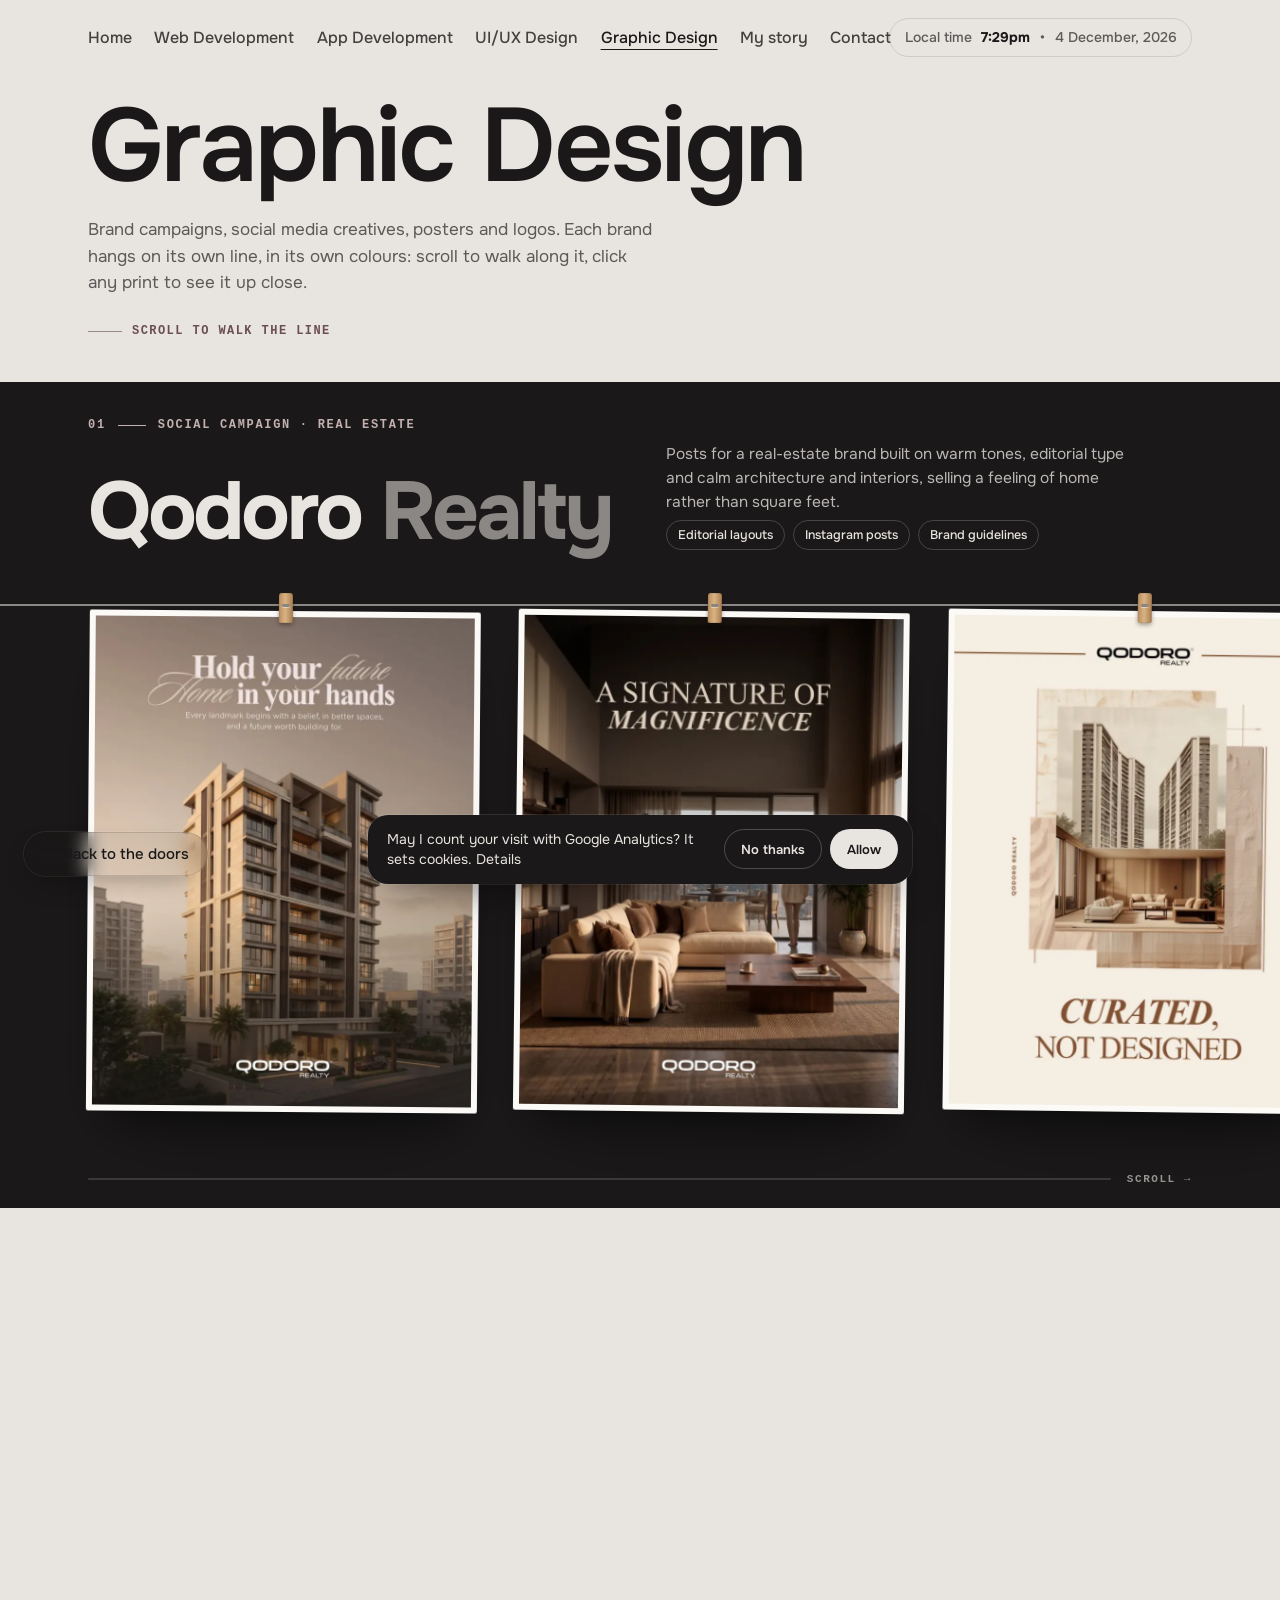
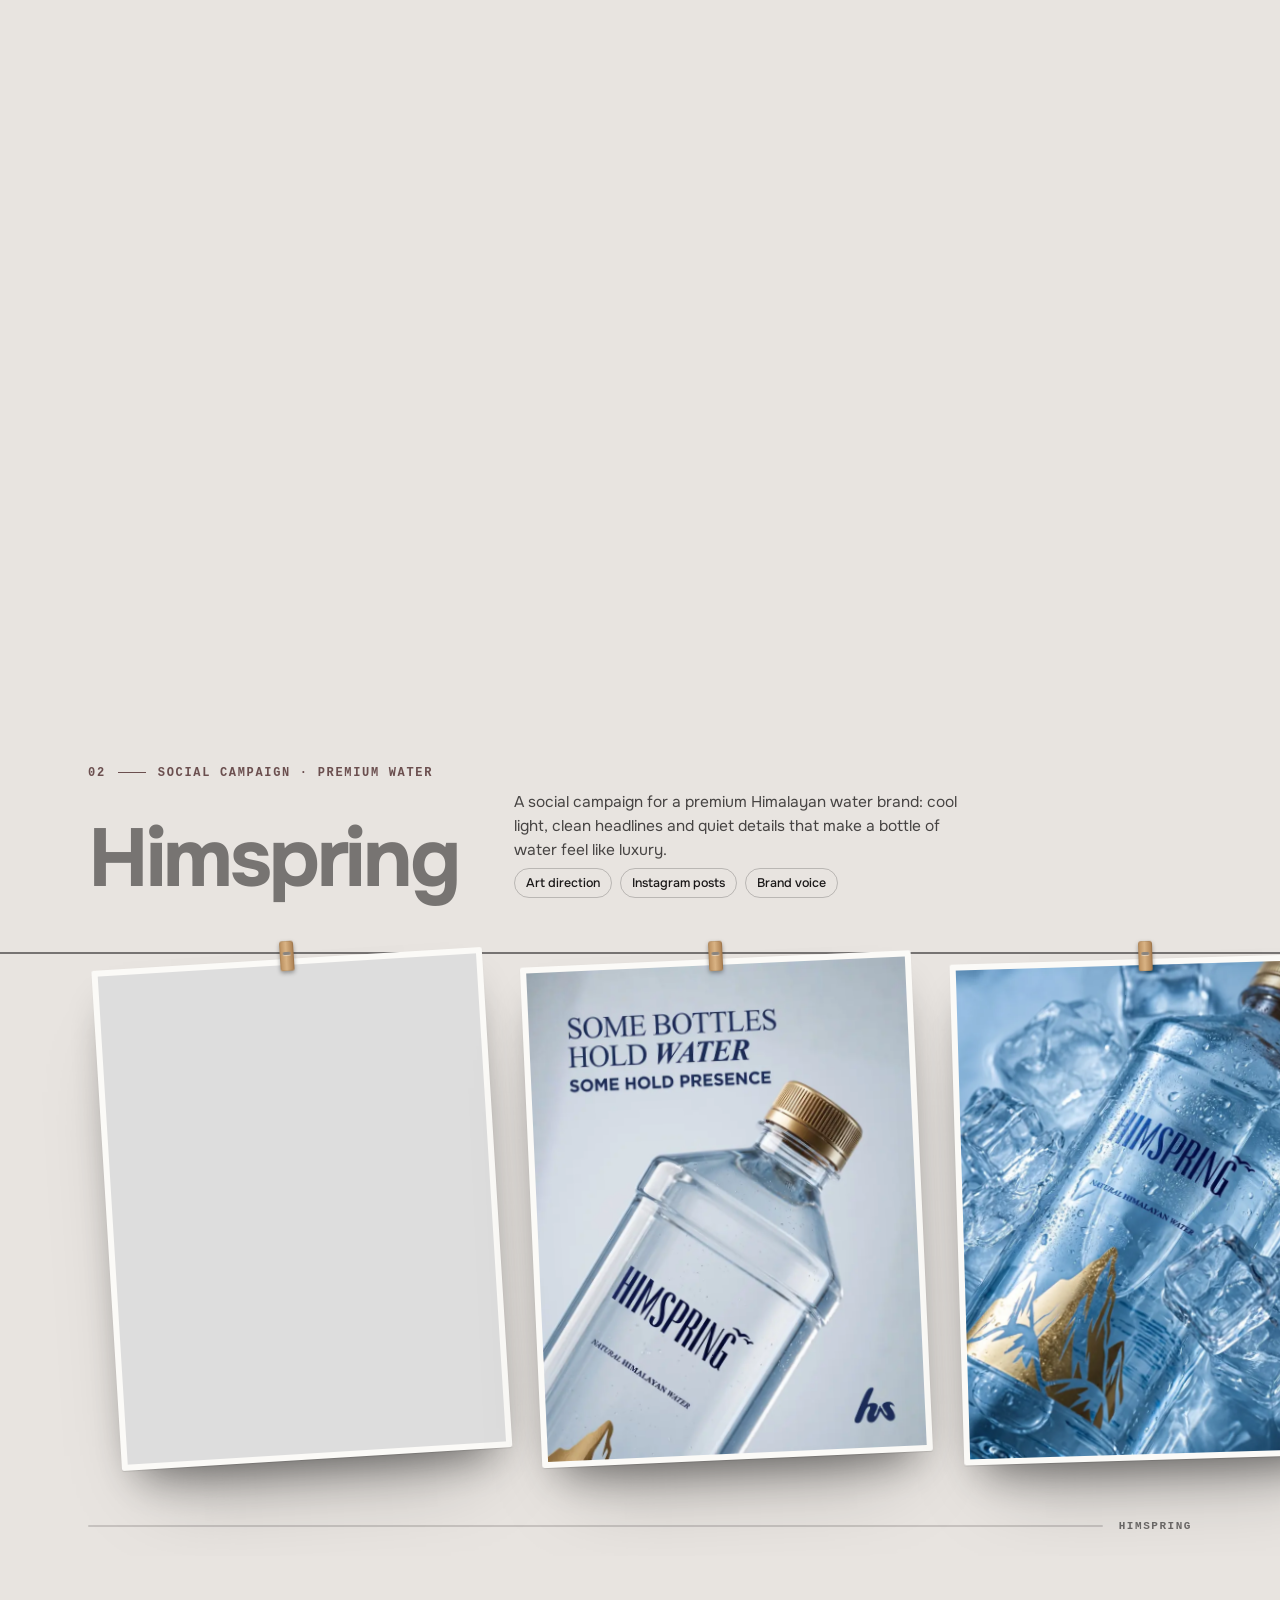
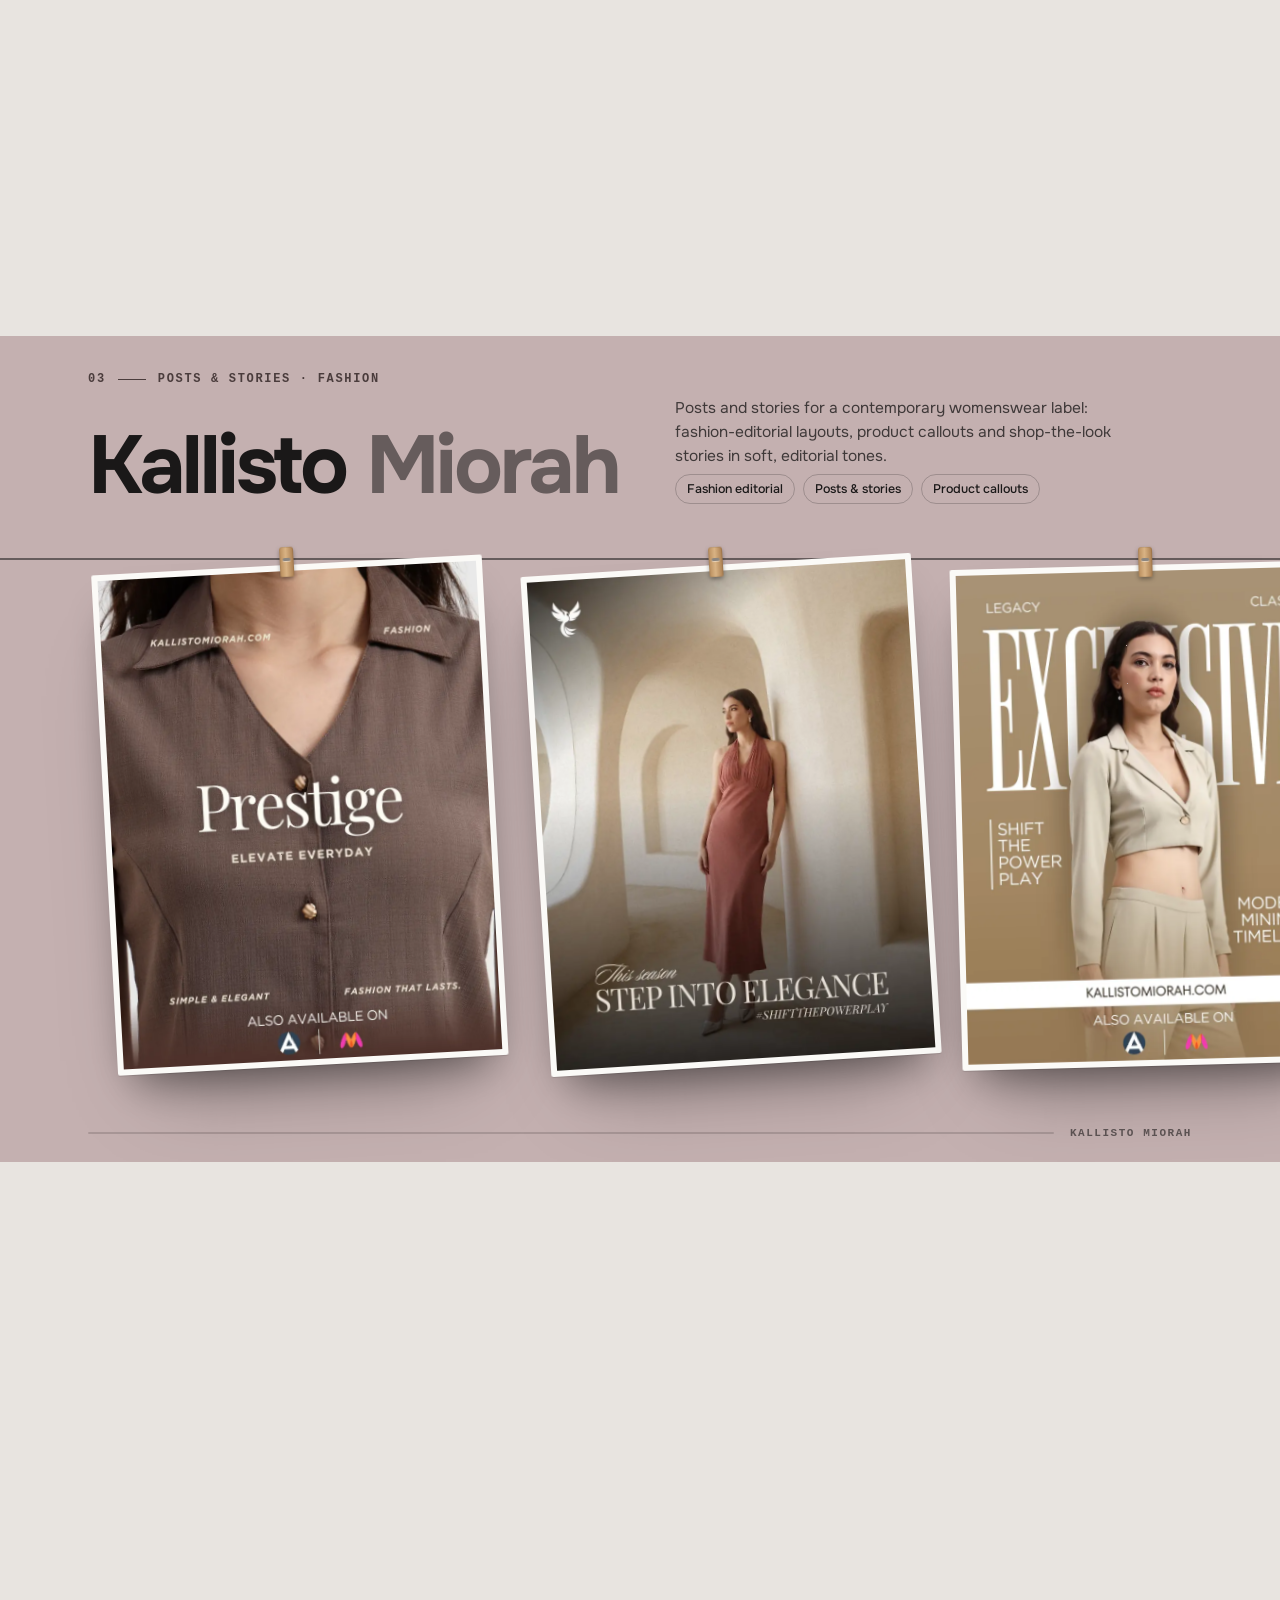
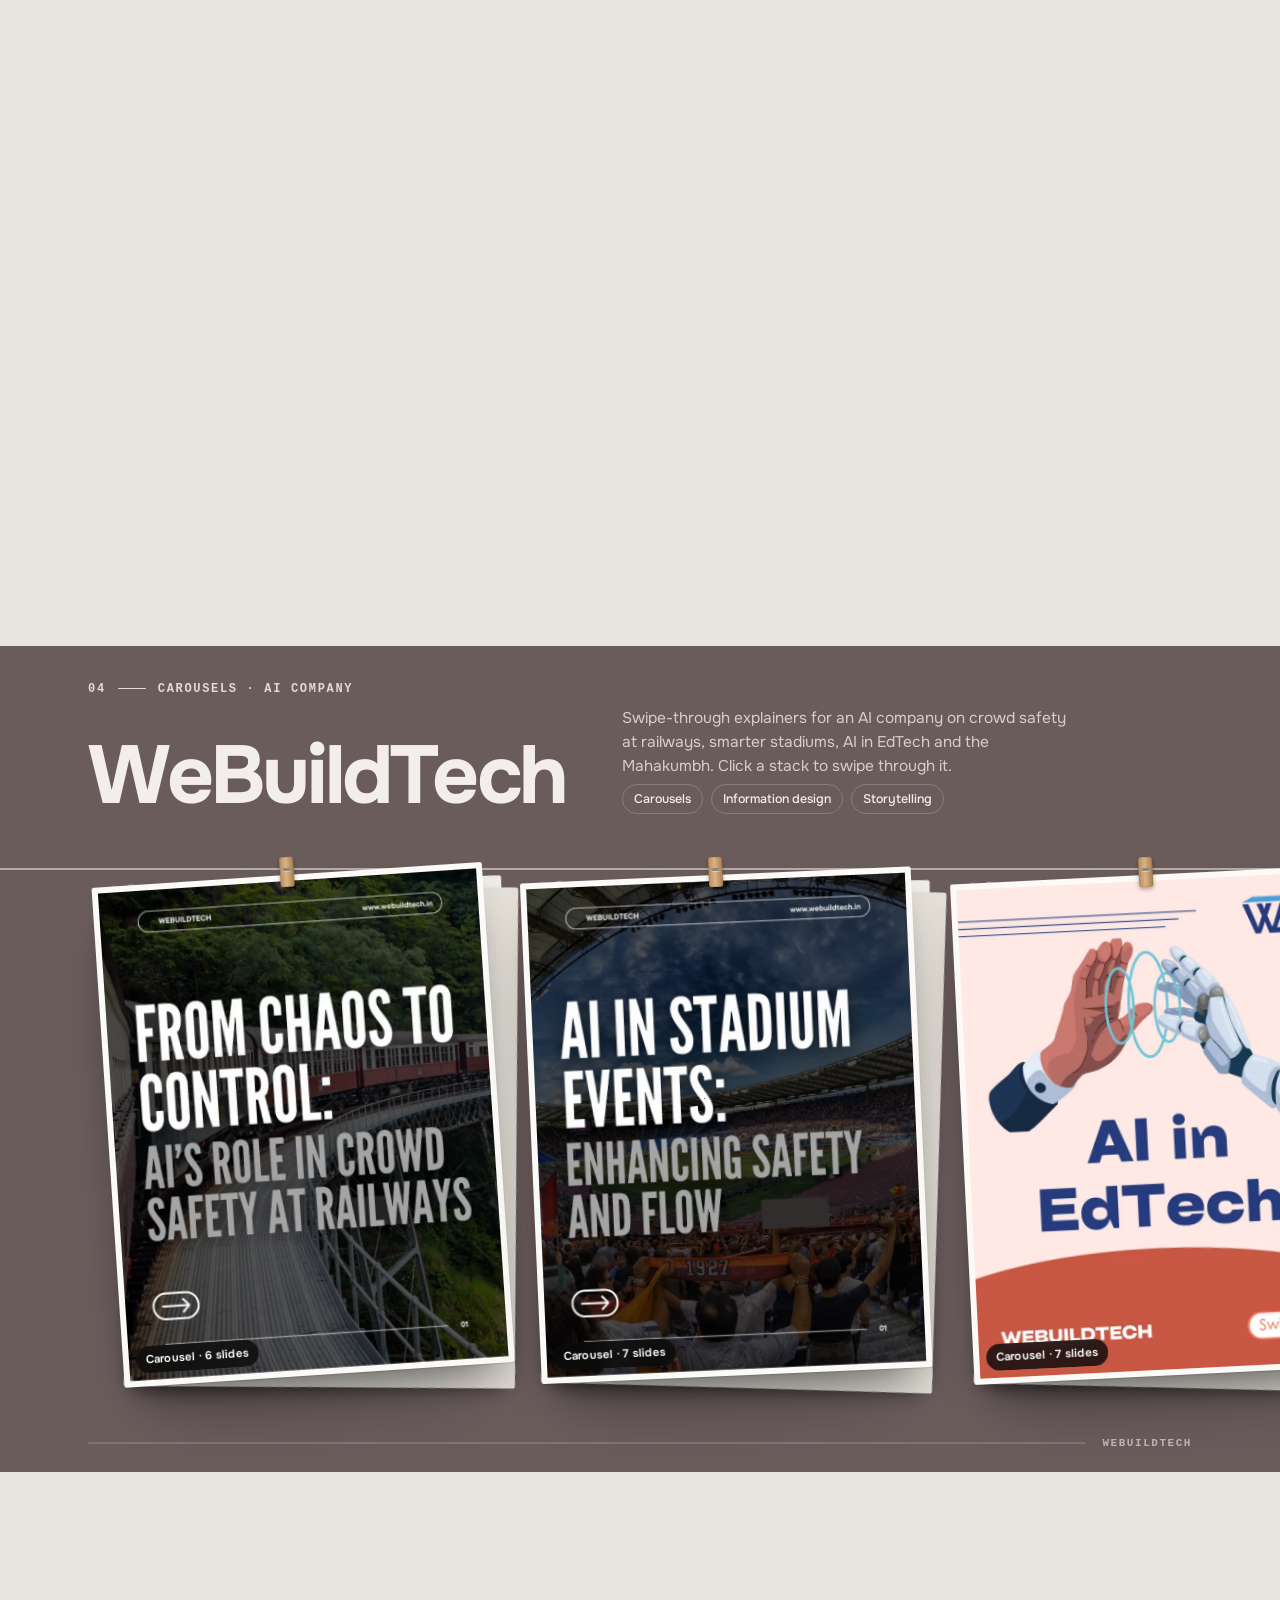
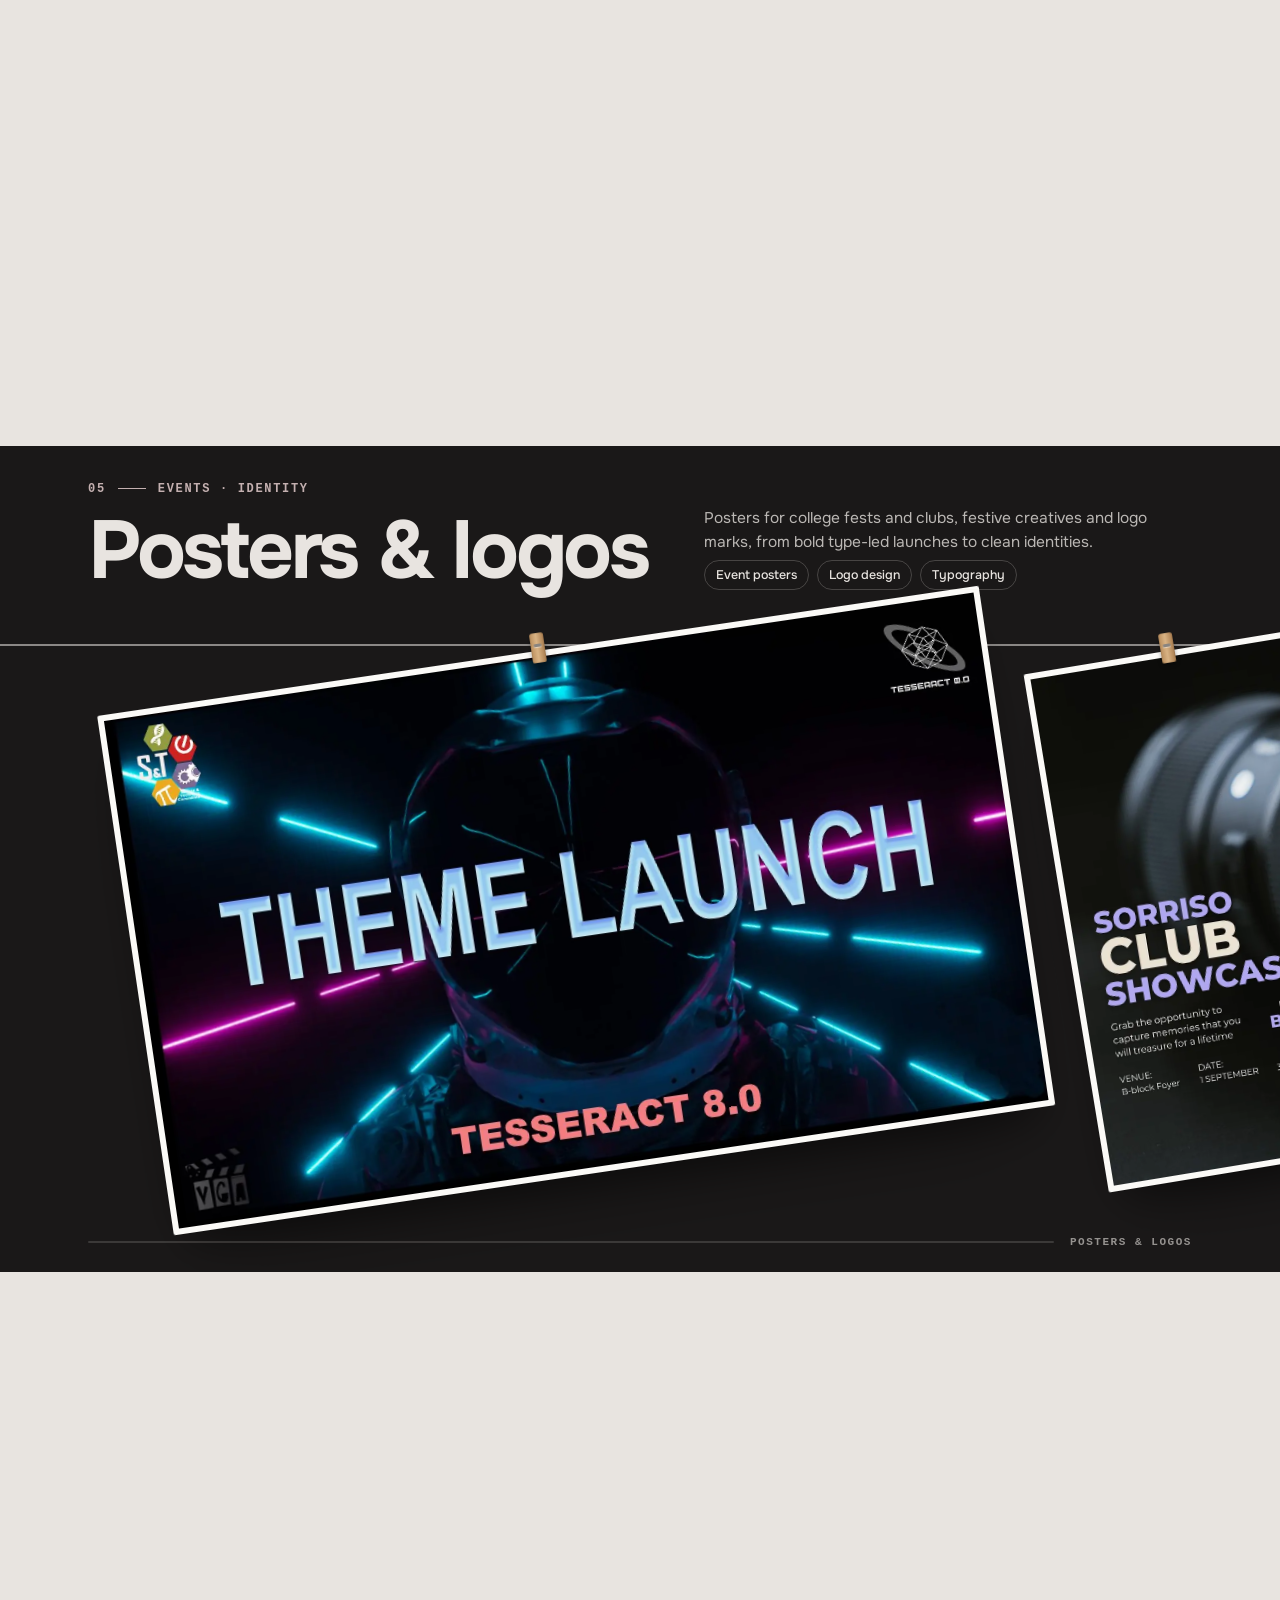
<file: graphic-designer/index.html>
<!DOCTYPE html>
<html lang="en">
<head>
<meta charset="UTF-8" />
<meta name="viewport" content="width=device-width, initial-scale=1.0, viewport-fit=cover" />
<title>Freelance Graphic Designer — Hemant Agrahari</title>
<link rel="preload" href="../fonts/onest-latin.woff2" as="font" type="font/woff2" crossorigin>
<style>@font-face{font-family:'Onest';font-style:normal;font-display:swap;font-weight:100 900;src:url(../fonts/onest-latin.woff2) format('woff2');unicode-range:U+0000-00FF,U+0131,U+0152-0153,U+02BB-02BC,U+02C6,U+02DA,U+02DC,U+0304,U+0308,U+0329,U+2000-206F,U+20AC,U+2122,U+2191,U+2193,U+2212,U+2215,U+FEFF,U+FFFD}@font-face{font-family:'Onest';font-style:normal;font-display:swap;font-weight:100 900;src:url(../fonts/onest-latin-ext.woff2) format('woff2');unicode-range:U+0100-02BA,U+02BD-02C5,U+02C7-02CC,U+02CE-02D7,U+02DD-02FF,U+0304,U+0308,U+0329,U+1D00-1DBF,U+1E00-1E9F,U+1EF2-1EFF,U+2020,U+20A0-20AB,U+20AD-20C0,U+2113,U+2C60-2C7F,U+A720-A7FF}</style>

<meta name="description" content="Brand identity, social media creatives, posters and logo design. Freelance graphic designer working remotely with clients in the US, UK and worldwide." />
<meta name="theme-color" content="#1A1818" />
<script>if(/[?&]embed\b/.test(location.search))document.documentElement.classList.add('embed');try{if(localStorage.getItem('rishi-mode')==='dark')document.documentElement.dataset.mode='dark'}catch(e){}</script>
<style>
:root{--bg:#E8E4E0;--fg:#1A1818;--fg-rgb:26,24,24;--accent:#6B4F4F;--room:#FBFAF8;
  --font:'Onest',ui-sans-serif,system-ui,-apple-system,'Segoe UI',sans-serif;--serif:'Playfair Display',Georgia,'Times New Roman',serif;color-scheme:light}
html[data-mode="dark"]{--bg:#1A1818;--fg:#E8E4E0;--fg-rgb:232,228,224;--accent:#D9C6C6;--room:#050505;color-scheme:dark}
*{box-sizing:border-box;margin:0;padding:0}
html{scrollbar-width:none}html::-webkit-scrollbar{display:none}
body{min-height:100vh;background:var(--bg);color:var(--fg);font-family:var(--font);-webkit-font-smoothing:antialiased;overflow-x:clip}
a{color:inherit;text-decoration:none}
button{font:inherit;color:inherit;background:none;border:0;cursor:pointer}
:focus-visible{outline:2px solid #6B5C5C;outline-offset:3px}
.glow{position:fixed;inset:0;pointer-events:none;z-index:50;background:var(--room);animation:out .8s ease .15s forwards}
@keyframes out{to{opacity:0;visibility:hidden}}
html.embed .glow{animation:none;transition:opacity .45s ease,visibility 0s linear .45s}
html.embed.in .glow{opacity:0;visibility:hidden}
html.embed.out .glow{opacity:1;visibility:visible;transition:opacity .4s ease}

.wrap{max-width:88rem;margin:0 auto;padding:24px max(16px,env(safe-area-inset-right)) 0 max(16px,env(safe-area-inset-left))}
@media (min-width:1024px){.wrap{padding-inline:88px}}
.top{display:flex;justify-content:space-between;align-items:center;gap:12px;padding-bottom:56px}
.chip{display:inline-flex;align-items:center;height:44px;padding:0 18px;border-radius:999px;border:1px solid rgba(var(--fg-rgb),.14);font-size:14px;font-weight:500;cursor:pointer;transition:background .25s}
.chip:hover{background:rgba(var(--fg-rgb),.05)}
.intro{display:flex;flex-direction:column;align-items:flex-start;gap:20px;padding-bottom:9vh}
.intro h1{white-space:nowrap;font-size:clamp(34px,8.2vw,104px);font-weight:600;letter-spacing:-.025em;line-height:.95}
.intro p{max-width:52ch;font-size:17px;line-height:1.55;color:rgba(var(--fg-rgb),.68)}
.intro .how{display:inline-flex;align-items:center;gap:10px;margin-top:8px;font-family:ui-monospace,'SF Mono',Menlo,Consolas,monospace;font-size:12px;font-weight:600;letter-spacing:.12em;text-transform:uppercase;color:var(--accent)}
.intro .how i{display:block;width:34px;height:1px;background:currentColor;opacity:.6}

/* ---------- brand worlds: each campaign hangs on its own line, in its own colours ---------- */
.worlds{position:relative}
.world{position:relative;height:var(--h,300vh)}
.pin{position:sticky;top:var(--nav-h,64px);height:calc(100svh - var(--nav-h,64px));overflow:hidden;background:var(--wbg);color:var(--wfg);
  display:flex;flex-direction:column;transition:background .6s ease,color .6s ease}
.w-head{position:relative;z-index:3;display:grid;gap:10px;padding:clamp(18px,4vh,44px) max(16px,env(safe-area-inset-right)) 0 max(16px,env(safe-area-inset-left));max-width:88rem;width:100%;margin:0 auto}
@media (min-width:1024px){.w-head{padding-inline:88px;grid-template-columns:auto 1fr;align-items:end;column-gap:56px}}
.w-kicker{grid-column:1/-1;display:flex;align-items:center;gap:12px;font-family:ui-monospace,'SF Mono',Menlo,Consolas,monospace;font-size:12px;font-weight:600;letter-spacing:.14em;text-transform:uppercase;color:var(--wacc)}
.w-kicker i{display:block;width:28px;height:1px;background:currentColor}
.w-name{font-family:var(--font);font-weight:700;font-size:clamp(40px,6.4vw,92px);line-height:.92;letter-spacing:-.04em;white-space:nowrap}
.w-name em{font-style:normal;opacity:.55}
.w-desc{max-width:46ch;font-size:15.5px;line-height:1.55;opacity:.78}
.w-tags{display:flex;flex-wrap:wrap;gap:8px;margin-top:6px}
.w-tags li{list-style:none;padding:6px 11px;border-radius:999px;border:1px solid color-mix(in srgb,var(--wfg) 22%,transparent);font-size:12.5px;font-weight:500}

/* the line, the pegs and the prints */
.line{position:relative;flex:1;min-height:0}
.track{position:absolute;left:0;top:clamp(26px,5vh,54px);display:flex;align-items:flex-start;gap:clamp(22px,3vw,46px);padding-inline:max(16px,7vw);will-change:transform}
.track::before{content:"";position:absolute;left:-100vw;right:-100vw;top:9px;height:1.5px;background:color-mix(in srgb,var(--wfg) 55%,transparent);
  box-shadow:0 5px 6px -3px rgba(0,0,0,.25)}
.print{position:relative;flex:none;height:var(--ph);transform-origin:50% 0;will-change:transform;padding-top:2px}
.print .peg{position:absolute;left:50%;top:-2px;width:14px;height:30px;margin-left:-7px;z-index:2;border-radius:3px 3px 2px 2px;
  background:linear-gradient(90deg,#b98d5c,#d9b384 45%,#a97d4f);box-shadow:0 2px 4px rgba(0,0,0,.35),inset 0 0 0 1px rgba(0,0,0,.08)}
.print .peg::after{content:"";position:absolute;left:3px;right:3px;top:11px;height:3px;border-radius:2px;background:#8a8580;box-shadow:0 1px 0 rgba(255,255,255,.4)}
.paper{display:block;height:100%;margin-top:14px;padding:clamp(5px,.5vw,8px);background:#fbfaf7;border-radius:2px;
  box-shadow:0 1px 1px rgba(0,0,0,.12),0 24px 40px -18px rgba(0,0,0,.45),0 50px 80px -40px rgba(0,0,0,.35);transition:transform .45s cubic-bezier(.16,1,.3,1),box-shadow .45s ease;cursor:zoom-in}
.paper img{display:block;height:100%;width:auto;background:#ddd}
.print.dark .paper{background:#151414}
.print:hover .paper,.paper:focus-visible{transform:translateY(-6px) scale(1.025);box-shadow:0 1px 1px rgba(0,0,0,.12),0 34px 54px -18px rgba(0,0,0,.5),0 60px 90px -40px rgba(0,0,0,.4)}
/* a carousel hangs as a little stack of prints */
.print.deck .paper{position:relative}
.print.deck .paper::before,.print.deck .paper::after{content:"";position:absolute;inset:0;z-index:-1;background:#efece6;border-radius:2px;box-shadow:0 10px 20px -10px rgba(0,0,0,.4)}
.print.deck .paper::before{transform:translate(9px,7px) rotate(2.2deg)}
.print.deck .paper::after{transform:translate(17px,13px) rotate(4.2deg);background:#e4e0d8}
.print .badge{position:absolute;left:clamp(10px,1vw,14px);bottom:clamp(10px,1vw,14px);padding:6px 10px;border-radius:999px;background:rgba(10,10,10,.82);color:#fff;
  font-size:11.5px;font-weight:600;letter-spacing:.02em;pointer-events:none;-webkit-backdrop-filter:blur(6px);backdrop-filter:blur(6px)}
.w-foot{position:absolute;left:0;right:0;bottom:0;z-index:3;display:flex;align-items:center;gap:16px;padding:0 max(16px,env(safe-area-inset-right)) clamp(14px,2.6vh,26px) max(16px,env(safe-area-inset-left));max-width:88rem;margin:0 auto}
@media (min-width:1024px){.w-foot{padding-inline:88px}}
.w-bar{flex:1;height:2px;border-radius:2px;background:color-mix(in srgb,var(--wfg) 16%,transparent);overflow:hidden}
.w-bar i{display:block;height:100%;width:100%;background:var(--wacc);transform-origin:0 50%;transform:scaleX(var(--p,0))}
.w-hint{font-family:ui-monospace,'SF Mono',Menlo,Consolas,monospace;font-size:11px;font-weight:600;letter-spacing:.14em;text-transform:uppercase;opacity:.6;white-space:nowrap}

/* ---------- lightbox ---------- */
.lb{position:fixed;inset:0;z-index:90;display:grid;grid-template-rows:auto 1fr auto;background:rgba(12,11,11,.94);color:#fff;opacity:0;visibility:hidden;transition:opacity .35s ease,visibility 0s linear .35s;
  -webkit-backdrop-filter:blur(8px);backdrop-filter:blur(8px)}
.lb.open{opacity:1;visibility:visible;transition:opacity .35s ease}
.lb__top{display:flex;justify-content:space-between;align-items:center;padding:16px max(16px,3vw)}
.lb__t{font-size:14px;font-weight:600}.lb__t span{opacity:.55;font-weight:500;margin-left:10px}
.lb__x{width:44px;height:44px;border-radius:50%;border:1px solid rgba(255,255,255,.2);font-size:20px;line-height:1}
.lb__stage{position:relative;display:flex;align-items:center;justify-content:center;min-height:0;padding:0 max(16px,7vw)}
.lb__stage img{max-width:100%;max-height:100%;object-fit:contain;border-radius:3px;box-shadow:0 30px 80px -20px rgba(0,0,0,.8);transition:opacity .2s ease,transform .35s cubic-bezier(.16,1,.3,1)}
.lb__stage img.swap{opacity:0;transform:scale(.985)}
.lb__stage.ld::after{content:"";position:absolute;left:50%;top:50%;translate:-50% -50%;width:min(86%,calc(78vh * var(--ar,.8)));aspect-ratio:var(--ar,.8);max-height:92%;border-radius:3px;pointer-events:none;
  background:linear-gradient(100deg,#231F1F 30%,#2F2A2A 50%,#231F1F 70%);background-size:220% 100%;animation:lbSk 1.25s linear infinite}
@keyframes lbSk{from{background-position:120% 0}to{background-position:-100% 0}}
.lb__nav{position:absolute;top:50%;width:52px;height:52px;margin-top:-26px;border-radius:50%;border:1px solid rgba(255,255,255,.2);background:rgba(255,255,255,.06);font-size:20px}
.lb__nav:hover{background:rgba(255,255,255,.14)}
.lb__nav.prev{left:max(12px,2vw)}.lb__nav.next{right:max(12px,2vw)}
.lb__dots{display:flex;justify-content:center;gap:6px;padding:16px;flex-wrap:wrap}
.lb__dots i{width:6px;height:6px;border-radius:50%;background:rgba(255,255,255,.25)}.lb__dots i.on{background:#fff}
@media (max-width:767.98px){.lb__nav{display:none}.lb__stage{padding:0 12px}}

@media (max-width:767.98px){
  .w-head{gap:6px}
  .w-name{font-size:clamp(34px,11vw,52px);white-space:normal}
  .w-desc{font-size:14px;display:-webkit-box;-webkit-line-clamp:3;-webkit-box-orient:vertical;overflow:hidden}
  .w-tags{display:none}
  .track{gap:22px;padding-inline:20px}
}
@media (prefers-reduced-motion:reduce){.paper,.lb__stage img{transition:none}}

.rn{position:sticky;top:0;z-index:40;transition:background .35s ease,box-shadow .35s ease}
.rn{background:var(--bg)}
.rn.stuck{box-shadow:0 1px 0 rgba(var(--fg-rgb),.1)}
.rn__in{max-width:88rem;margin:0 auto;display:flex;align-items:center;justify-content:space-between;gap:1.5rem;padding:1.1rem max(16px,env(safe-area-inset-right)) 1.1rem max(16px,env(safe-area-inset-left));transition:padding .35s ease}
.rn.stuck .rn__in{padding-block:.8rem}
@media (min-width:1024px){.rn__in{padding-inline:88px}}
.rn nav ul{display:none;list-style:none;margin:0;padding:0;gap:1.4rem;white-space:nowrap}
.rn nav button{padding:0;border:0;background:none;color:var(--fg);font:inherit;font-size:1rem;font-weight:500;opacity:.8;cursor:pointer;transition:opacity .2s}
.rn nav button:hover,.rn nav button[aria-current]{opacity:1}
.rn nav button[aria-current]{text-decoration:underline;text-underline-offset:.35em;text-decoration-thickness:1px}
.rn__clock{display:flex;align-items:center;gap:.6rem;padding:.6rem .9rem;border-radius:999px;border:1px solid rgba(var(--fg-rgb),.12);font-size:.875rem;font-weight:500;white-space:nowrap}
.rn__clock span{color:rgba(var(--fg-rgb),.68)}
.rn__menu{display:inline-flex;align-items:center;justify-content:center;gap:.5rem;height:2.75rem;padding:0 1.05rem 0 .95rem;font:500 .9375rem/1 'Onest',ui-sans-serif,system-ui,-apple-system,'Segoe UI',sans-serif;border-radius:999px;border:1px solid rgba(var(--fg-rgb),.12);background:none;color:var(--fg);cursor:pointer}
.rn__menu svg{width:1.1rem;height:1.1rem}
/* ---------- the menu, full screen, on small screens ---------- */
.rn__panel{position:fixed;inset:0;z-index:110;display:flex;flex-direction:column;
  padding:max(1rem,env(safe-area-inset-top)) max(1.25rem,env(safe-area-inset-right)) max(1.5rem,env(safe-area-inset-bottom)) max(1.25rem,env(safe-area-inset-left));
  background:var(--bg);color:var(--fg);visibility:hidden;opacity:0;
  transition:opacity .4s cubic-bezier(.4,0,.2,1),visibility 0s linear .4s}
.rn.open .rn__panel{visibility:visible;opacity:1;transition-delay:0s}
/* a wash of colour sweeps up behind the items as it opens */
.rn__panel::before{content:"";position:absolute;inset:0;pointer-events:none;
  background:radial-gradient(70% 55% at 12% 100%,rgba(164,85,44,.2),transparent 70%),
             radial-gradient(60% 50% at 95% 4%,rgba(196,176,176,.18),transparent 72%);
  opacity:0;transform:translateY(12%) scale(1.08);transition:opacity .6s ease,transform .9s cubic-bezier(.16,1,.3,1)}
.rn.open .rn__panel::before{opacity:1;transform:none}
.rn__phead{position:relative;z-index:1;display:flex;align-items:center;justify-content:space-between;min-height:2.75rem;margin-bottom:auto}
.rn__plbl{font:600 .75rem/1 'Onest',ui-sans-serif,system-ui,sans-serif;letter-spacing:.16em;text-transform:uppercase;color:rgba(var(--fg-rgb),.5)}
.rn__pclose{display:inline-flex;align-items:center;justify-content:center;width:2.75rem;height:2.75rem;border-radius:999px;
  border:1px solid rgba(var(--fg-rgb),.14);background:none;color:var(--fg);cursor:pointer;transition:background .25s,transform .35s cubic-bezier(.16,1,.3,1)}
.rn__pclose:hover{background:rgba(var(--fg-rgb),.08);transform:rotate(90deg)}
.rn__pclose svg{width:1.15rem;height:1.15rem}
.rn__plist{position:relative;z-index:1;display:flex;flex-direction:column;justify-content:center;gap:.1rem;padding-block:2rem}
/* each line rises into place, one after the other */
.rn__plist button{position:relative;display:flex;align-items:baseline;gap:.85rem;width:100%;padding:.45rem 0;border:0;background:none;color:var(--fg);
  font:600 clamp(2rem,9.5vw,2.9rem)/1.06 'Onest',ui-sans-serif,system-ui,sans-serif;letter-spacing:-.03em;text-align:left;cursor:pointer;
  opacity:0;transform:translateY(1.1rem);transition:opacity .5s ease,transform .66s cubic-bezier(.16,1,.3,1),color .25s ease}
.rn.open .rn__plist button{opacity:1;transform:none;transition-delay:calc(var(--i,0) * 55ms + 90ms)}
.rn__plist button::before{content:counter(rnc,decimal-leading-zero);counter-increment:rnc;
  font:600 .8125rem/1 ui-monospace,'SF Mono',Menlo,Consolas,monospace;letter-spacing:.1em;color:rgba(var(--fg-rgb),.38);transition:color .25s}
.rn__plist{counter-reset:rnc}
.rn__plist button[aria-current]{color:var(--fg)}
.rn__plist button[aria-current]::before{color:#A4552C}
@media (hover:hover){.rn__plist button:hover{color:#A4552C}.rn__plist button:hover::before{color:#A4552C}}
.rn__pfoot{position:relative;z-index:1;margin-top:auto;padding-top:1.25rem;border-top:1px solid rgba(var(--fg-rgb),.1);
  font:500 .8125rem/1.4 'Onest',ui-sans-serif,system-ui,sans-serif;color:rgba(var(--fg-rgb),.55);
  opacity:0;transform:translateY(.6rem);transition:opacity .5s ease .34s,transform .6s cubic-bezier(.16,1,.3,1) .34s}
.rn.open .rn__pfoot{opacity:1;transform:none}
html.rn-lock,html.rn-lock body{overflow:hidden}
@media (prefers-reduced-motion:reduce){
  .rn__panel,.rn__panel::before,.rn__plist button,.rn__pfoot{transition-duration:.01ms!important;transform:none!important}}

/* ---------- where things sit in the bar ---------- */
/* wide: the full nav shows, and "back" floats in the bottom-left corner instead of taking bar space */
@media (min-width:1200px){
  .rn nav ul{display:flex}
  .rn__menu,.rn__panel{display:none!important}
  .backd{position:fixed;left:max(1.5rem,env(safe-area-inset-left));bottom:max(1.5rem,calc(env(safe-area-inset-bottom) + 1rem));top:auto;z-index:60;
    height:3rem;padding:0 1.25rem 0 1rem;border-color:transparent;
    background:var(--bd-float,rgba(26,24,24,.9));color:var(--bd-floatfg,#E8E4E0);
    -webkit-backdrop-filter:blur(10px);backdrop-filter:blur(10px);
    box-shadow:0 12px 30px -12px rgba(0,0,0,.45),0 0 0 1px rgba(255,255,255,.08)}
  .backd span{display:inline}
  .backd:hover{background:var(--bd-float,rgba(26,24,24,1));border-color:transparent}
}
html[data-mode="dark"] .backd{--bd-float:rgba(232,228,224,.92);--bd-floatfg:#1A1818}
/* narrow: back on the left, menu on the right, no clock */
@media (max-width:1199.98px){
  .rn__in{justify-content:space-between}
  .rn nav{display:none}
  .rn__clock{display:none}
  .rn__menu{order:99;margin-left:auto}
  .backd{order:-2}
}

/* ---------- footer ---------- */
/* the footer slides up over the last 32px of the section above, so its rounded corners show that
   section's real background (gradients and glows included) instead of a flat patch of colour */
.sfw{position:relative;z-index:2;background:transparent;margin-top:-32px}
.sfw--dark .sf{box-shadow:inset 0 1px 0 rgba(232,228,224,.12)}
.sf{--sf-bg:#1A1818;--sf-fg:#E8E4E0;--sf-rgb:232,228,224;--sf-acc:#C4B0B0;position:relative;z-index:2;background:var(--sf-bg);color:var(--sf-fg);
  border-radius:2rem 2rem 0 0;overflow:hidden;font-family:'Onest',ui-sans-serif,system-ui,-apple-system,'Segoe UI',sans-serif}
html[data-mode="dark"] .sf{--sf-bg:#0F0E0E;box-shadow:inset 0 1px 0 rgba(232,228,224,.1)}
.sf__in{max-width:88rem;margin:0 auto;padding:5.5rem 1.25rem 1.5rem}
@media (min-width:1024px){.sf__in{padding:7rem 5.5rem 1.75rem}}
html,body{overscroll-behavior-y:none}
html{background:#1A1818}html[data-mode="dark"]{background:#0F0E0E}
body{margin:0}
.sf{margin-bottom:0}
.sf__eye{display:inline-flex;align-items:center;gap:.6rem;font-size:.8125rem;font-weight:500;letter-spacing:.06em;text-transform:uppercase;color:rgba(var(--sf-rgb),.6)}
.sf__eye i{width:.5rem;height:.5rem;border-radius:50%;background:#8FBF7A;box-shadow:0 0 0 0 rgba(143,191,122,.6);animation:sfPulse 2.2s ease-out infinite}
@keyframes sfPulse{70%{box-shadow:0 0 0 .55rem rgba(143,191,122,0)}100%{box-shadow:0 0 0 0 rgba(143,191,122,0)}}
.sf__h{margin:1.4rem 0 1.25rem;font-size:clamp(2.75rem,7.5vw,6.5rem);font-weight:600;line-height:.95;letter-spacing:-.035em}
.sf__h span{display:block;color:rgba(var(--sf-rgb),.42)}
.sf__p{max-width:46ch;font-size:1.0625rem;line-height:1.6;color:rgba(var(--sf-rgb),.7)}
.sf__cta{display:flex;flex-wrap:wrap;gap:.75rem;margin-top:2.25rem}
.sf__btn{display:inline-flex;align-items:center;gap:.8rem;height:3.5rem;padding:0 .55rem 0 1.6rem;border:0;border-radius:999px;background:var(--sf-fg);color:var(--sf-bg);
  font:inherit;font-size:1rem;font-weight:600;cursor:pointer;transition:transform .35s cubic-bezier(.16,1,.3,1)}
.sf__btn b{display:grid;place-items:center;width:2.5rem;height:2.5rem;border-radius:50%;background:var(--sf-bg);color:var(--sf-fg)}
.sf__btn svg{width:1.05rem;height:1.05rem;transition:transform .35s cubic-bezier(.16,1,.3,1)}
.sf__btn:hover{transform:translateY(-2px)}.sf__btn:hover svg{transform:translateX(3px)}
.sf__ghost{display:inline-flex;align-items:center;height:3.5rem;padding:0 1.5rem;border-radius:999px;border:1px solid rgba(var(--sf-rgb),.2);background:none;color:var(--sf-fg);
  font:inherit;font-size:1rem;font-weight:500;cursor:pointer;transition:background .25s}
.sf__ghost:hover{background:rgba(var(--sf-rgb),.07)}
.sf__cols{display:grid;grid-template-columns:repeat(2,minmax(0,1fr));gap:2.25rem 1.5rem;margin-top:5rem;padding-top:2.5rem;border-top:1px solid rgba(var(--sf-rgb),.12)}
@media (min-width:768px){.sf__cols{grid-template-columns:2fr 1fr 1fr}}
.sf__cols h3{margin-bottom:1rem;font-size:.75rem;font-weight:600;letter-spacing:.1em;text-transform:uppercase;color:rgba(var(--sf-rgb),.66)}
.sf__cols ul{list-style:none;margin:0;padding:0;display:flex;flex-direction:column;gap:.6rem}
@media (pointer:coarse),(max-width:767.98px){.sf__cols ul{gap:0}.sf__cols button,.sf__cols a,.sf__bot button{min-height:44px;min-width:44px;display:inline-flex;align-items:center}.sf__cols li.st{min-height:32px;display:flex;align-items:center}}
.sf__cols button,.sf__cols a{padding:0;border:0;background:none;color:rgba(var(--sf-rgb),.85);font:inherit;font-size:.9375rem;font-weight:500;cursor:pointer;text-align:left;text-decoration:none;transition:color .2s}
.sf__cols button:hover,.sf__cols a:hover{color:#fff}
.sf__cols li.st{font-size:.9375rem;color:rgba(var(--sf-rgb),.85)}
.sf__cols .work{display:grid;grid-template-columns:repeat(auto-fill,minmax(10rem,1fr));gap:.6rem 1.5rem}
.sf__in{position:relative;z-index:1}
/* the name runs the full width of the footer, edge to edge, behind the links and the bottom line */
.sf__word{position:absolute;left:0;right:0;bottom:0;z-index:0;margin:0;padding:0 1.2vw;font-size:var(--wf,15vw);font-weight:700;line-height:.74;letter-spacing:-.055em;
  color:rgba(var(--sf-rgb),.17);user-select:none;pointer-events:none;white-space:nowrap;text-align:center;transform:translateY(.05em)}
.sf__word span{display:inline-block}
.sf__word .short{display:none}
@media (max-width:767.98px){.sf__word .full{display:none}.sf__word .short{display:inline-block}}

.sf__bot{display:flex;flex-wrap:wrap;justify-content:space-between;gap:.75rem;margin-top:1.75rem;font-size:.8125rem;color:rgba(var(--sf-rgb),.68)}
.sf__bot button{padding:0;border:0;background:none;color:inherit;font:inherit;cursor:pointer}.sf__bot button:hover{color:var(--sf-fg)}
.sf__legal a{color:inherit;text-decoration:underline;text-underline-offset:.2em;text-decoration-color:rgba(var(--sf-rgb),.35)}.sf__legal a:hover{color:var(--sf-fg)}
@media (pointer:coarse),(max-width:767.98px){.sf__legal a{min-height:44px;display:inline-flex;align-items:center}}
@media (prefers-reduced-motion:reduce){.sf__eye i{animation:none}}
/* ---------- floating back-to-top ---------- */
.totop{--tt-bg:#1A1818;--tt-fg:#E8E4E0;--tt-ring:232,228,224;position:fixed;right:max(1.25rem,env(safe-area-inset-right));bottom:max(1.25rem,env(safe-area-inset-bottom));z-index:60;
  display:grid;place-items:center;width:3.25rem;height:3.25rem;padding:0;border:0;border-radius:50%;background:var(--tt-bg);color:var(--tt-fg);cursor:pointer;
  box-shadow:0 10px 30px -10px rgba(0,0,0,.45),0 0 0 1px rgba(var(--tt-ring),.14);
  opacity:0;visibility:hidden;transform:translateY(.75rem) scale(.9);
  transition:opacity .35s ease,visibility 0s linear .35s,transform .45s cubic-bezier(.16,1,.3,1),background .3s ease,color .3s ease,box-shadow .3s ease}
.totop.show{opacity:1;visibility:visible;transform:none;transition-delay:0s}
.totop[data-on="dark"]{--tt-bg:#E8E4E0;--tt-fg:#1A1818;--tt-ring:26,24,24}
.totop svg.ar{width:1.15rem;height:1.15rem;transition:transform .4s cubic-bezier(.16,1,.3,1)}
.totop svg.ring{position:absolute;inset:0;width:100%;height:100%;transform:rotate(-90deg);pointer-events:none}
.totop .ring circle{fill:none;stroke:currentColor;stroke-width:2;opacity:.85;stroke-dasharray:var(--len);stroke-dashoffset:calc(var(--len) * (1 - var(--p,0)));transition:stroke-dashoffset .12s linear}
.totop .lbl{position:absolute;right:calc(100% + .6rem);top:50%;padding:.4rem .75rem;border-radius:999px;background:var(--tt-bg);color:var(--tt-fg);font:500 .8125rem/1 'Onest',ui-sans-serif,system-ui,sans-serif;
  white-space:nowrap;pointer-events:none;opacity:0;transform:translate(.4rem,-50%);transition:opacity .25s ease,transform .35s cubic-bezier(.16,1,.3,1);box-shadow:0 0 0 1px rgba(var(--tt-ring),.14)}
@media (hover:hover){.totop:hover{transform:translateY(-3px)}.totop:hover svg.ar{transform:translateY(-3px)}.totop:hover .lbl{opacity:1;transform:translate(0,-50%)}}
.totop:focus-visible{outline:2px solid #C4B0B0;outline-offset:3px}
@media (max-width:767.98px){.totop{width:3rem;height:3rem}}
@media (prefers-reduced-motion:reduce){.totop,.totop svg.ar{transition:opacity .2s ease,visibility 0s linear .2s}}

.skel{position:relative}
.skel::after{content:"";position:absolute;inset:0;z-index:6;pointer-events:none;border-radius:inherit;opacity:1;
  background:linear-gradient(100deg,#E2DDD8 30%,#F1EDE9 50%,#E2DDD8 70%);background-size:220% 100%;animation:skel 1.25s linear infinite}
html[data-mode="dark"] .skel::after{background-image:linear-gradient(100deg,#231F1F 30%,#2F2A2A 50%,#231F1F 70%)}
@keyframes skel{from{background-position:120% 0}to{background-position:-100% 0}}
/* a recording that is still buffering: a light sweep over its poster until it plays */
.skel-buf{position:relative}
.skel-buf::before{content:"";position:absolute;inset:0;z-index:6;pointer-events:none;border-radius:inherit;
  background:linear-gradient(100deg,transparent 30%,rgba(255,255,255,.22) 50%,transparent 70%);background-size:220% 100%;animation:skel 1.25s linear infinite}
@media (prefers-reduced-motion:reduce){.skel::after{animation:none}}

/* "Back to the doors" sits in the room's sticky header: it stays on screen the whole
   time you are inside a room, but it is part of the bar rather than floating over the page,
   so it never covers anything you are reading. */
.backd{order:-2;flex:none;display:inline-flex;align-items:center;gap:.5rem;height:2.75rem;padding:0 1.1rem 0 .85rem;
  border:1px solid rgba(var(--fg-rgb),.14);border-radius:999px;background:rgba(var(--fg-rgb),.05);color:var(--fg);
  font:500 .9375rem/1 'Onest',ui-sans-serif,system-ui,-apple-system,'Segoe UI',sans-serif;text-decoration:none;cursor:pointer;white-space:nowrap;
  opacity:0;transform:translateX(-.5rem);transition:opacity .35s ease,transform .45s cubic-bezier(.16,1,.3,1),background .25s ease,border-color .25s ease}
.backd.show{opacity:1;transform:none}
.backd svg{width:1.05rem;height:1.05rem;transition:transform .35s cubic-bezier(.16,1,.3,1)}
@media (hover:hover){.backd:hover{background:rgba(var(--fg-rgb),.1);border-color:rgba(var(--fg-rgb),.26)}.backd:hover svg{transform:translateX(-3px)}}
.backd:focus-visible{outline:2px solid #C4B0B0;outline-offset:3px}
/* phones keep the words on both pills; on the very narrowest screens they just get a little smaller */
@media (max-width:359.98px){.backd,.rn__menu{font-size:.8125rem}.backd{padding:0 .85rem 0 .7rem}.rn__menu{padding:0 .85rem}}
/* the leftover top row above each room's title, and the gap under the intro */
.top{display:none!important}
.intro{padding-bottom:clamp(28px,4vw,44px)!important}
.rn__in{min-width:0}
.rn nav{min-width:0}
</style>
<link rel="canonical" href="https://hemant-agrahari.netlify.app/graphic-designer/" />
<meta name="robots" content="index,follow,max-image-preview:large,max-snippet:-1,max-video-preview:-1" />
<meta name="author" content="Hemant Agrahari" />
<link rel="icon" href="/favicon.ico" sizes="48x48" />
<link rel="icon" type="image/png" href="/icon-192.png" sizes="192x192" />
<link rel="apple-touch-icon" href="/apple-touch-icon.png" />
<meta property="og:type" content="website" />
<meta property="og:site_name" content="Hemant Agrahari" />
<meta property="og:locale" content="en_US" />
<meta property="og:url" content="https://hemant-agrahari.netlify.app/graphic-designer/" />
<meta property="og:title" content="Freelance Graphic Designer — Hemant Agrahari" />
<meta property="og:description" content="Brand identity, social media creatives, posters and logo design. Freelance graphic designer working remotely with clients in the US, UK and worldwide." />
<meta property="og:image" content="https://hemant-agrahari.netlify.app/og.jpg" />
<meta property="og:image:secure_url" content="https://hemant-agrahari.netlify.app/og.jpg" />
<meta property="og:image:type" content="image/jpeg" />
<meta property="og:image:width" content="1200" />
<meta property="og:image:height" content="630" />
<meta property="og:image:alt" content="Hemant Agrahari&#39;s portfolio" />
<meta name="twitter:card" content="summary_large_image" />
<meta name="twitter:title" content="Freelance Graphic Designer — Hemant Agrahari" />
<meta name="twitter:description" content="Brand identity, social media creatives, posters and logo design. Freelance graphic designer working remotely with clients in the US, UK and worldwide." />
<meta name="twitter:image" content="https://hemant-agrahari.netlify.app/og.jpg" />
<script type="application/ld+json">{"@context":"https://schema.org","@graph":[{"@type":"Person","@id":"https://hemant-agrahari.netlify.app/#hemant","name":"Hemant Agrahari","url":"https://hemant-agrahari.netlify.app","jobTitle":"Freelance Developer, Designer and Photographer","image":"https://hemant-agrahari.netlify.app/og.jpg","description":"Freelance web and iOS developer, UI/UX designer, graphic designer and photographer working remotely with clients worldwide.","knowsAbout":["Web development","iOS app development","UI/UX design","Graphic design","Brand identity","Photography"],"address":{"@type":"PostalAddress","addressCountry":"IN"},"knowsLanguage":["en"],"worksFor":{"@id":"https://hemant-agrahari.netlify.app/#org"}},{"@type":"Organization","@id":"https://hemant-agrahari.netlify.app/#org","name":"Hemant Agrahari — Design & Development","alternateName":"Hemant Agrahari","url":"https://hemant-agrahari.netlify.app","image":"https://hemant-agrahari.netlify.app/og.jpg","logo":{"@type":"ImageObject","url":"https://hemant-agrahari.netlify.app/icon-512.png","width":512,"height":512},"founder":{"@id":"https://hemant-agrahari.netlify.app/#hemant"},"email":"hemantkagrahari@gmail.com","contactPoint":{"@type":"ContactPoint","contactType":"sales","email":"hemantkagrahari@gmail.com","availableLanguage":"en","areaServed":["US","GB","CA","AU"]},"description":"Freelance web development, iOS app development, UI/UX design and graphic design, delivered remotely.","areaServed":[{"@type":"Country","name":"United States"},{"@type":"Country","name":"United Kingdom"},{"@type":"Country","name":"Canada"},{"@type":"Country","name":"Australia"},"Worldwide"],"hasOfferCatalog":{"@type":"OfferCatalog","name":"Services","itemListElement":[{"@type":"Offer","itemOffered":{"@type":"Service","name":"Web development","description":"Websites and web applications designed and built end to end."}},{"@type":"Offer","itemOffered":{"@type":"Service","name":"iOS app development","description":"Native iOS apps and games, from first sketch to the App Store."}},{"@type":"Offer","itemOffered":{"@type":"Service","name":"UI/UX design","description":"Product and interface design: user flows, wireframes and finished UI."}},{"@type":"Offer","itemOffered":{"@type":"Service","name":"Graphic design","description":"Brand identity, social media creatives, posters and logos."}},{"@type":"Offer","itemOffered":{"@type":"Service","name":"Photography","description":"Portrait, event and street photography."}}]}},{"@type":"WebSite","@id":"https://hemant-agrahari.netlify.app/#site","url":"https://hemant-agrahari.netlify.app","name":"Hemant Agrahari — Portfolio","publisher":{"@id":"https://hemant-agrahari.netlify.app/#hemant"},"inLanguage":"en"},{"@type":"BreadcrumbList","itemListElement":[{"@type":"ListItem","position":1,"name":"Home","item":"https://hemant-agrahari.netlify.app/"},{"@type":"ListItem","position":2,"name":"Freelance Graphic Designer","item":"https://hemant-agrahari.netlify.app/graphic-designer/"}]}]}</script>
<meta name="google-site-verification" content="dB3k2roAkI1S8861shwLsjVKNyl1q-TjchYYJWrG-18" /></head>
<body>
<div class="glow" aria-hidden="true"></div>
<header class="rn" id="rn">
  <div class="rn__in">
    <nav aria-label="Primary"><ul><li><button data-nav="home">Home</button></li><li><button data-nav="door:0">Web Development</button></li><li><button data-nav="door:1">App Development</button></li><li><button data-nav="door:2">UI/UX Design</button></li><li><button data-nav="door:3" aria-current=page>Graphic Design</button></li><li><button data-nav="about">My story</button></li><li><button data-nav="contact">Contact</button></li></ul></nav>
    <div class="rn__clock" aria-label="Local time"><span>Local time</span><b data-ftime>—</b><span class="d">•</span><span class="d" data-fdate></span></div>
    <button class="rn__menu" id="rnMenu" aria-expanded="false" aria-controls="rnPanel"><svg aria-hidden="true" focusable="false" viewBox="0 0 24 24" fill="none" stroke="currentColor" stroke-width="2" stroke-linecap="round"><path d="M4 6h16M4 12h16M4 18h16"/></svg><span>Menu</span></button>
  </div>
  <div class="rn__panel" id="rnPanel" role="dialog" aria-modal="true" aria-label="Menu">
    <div class="rn__phead">
      <span class="rn__plbl">Menu</span>
      <button class="rn__pclose" id="rnClose" aria-label="Close menu"><svg aria-hidden="true" focusable="false" viewBox="0 0 24 24" fill="none" stroke="currentColor" stroke-width="2" stroke-linecap="round"><path d="M18 6 6 18M6 6l12 12"/></svg></button>
    </div>
    <div class="rn__plist"><button data-nav="home">Home</button><button data-nav="door:0">Web Development</button><button data-nav="door:1">App Development</button><button data-nav="door:2">UI/UX Design</button><button data-nav="door:3" aria-current=page>Graphic Design</button><button data-nav="about">My story</button><button data-nav="contact">Contact</button></div>
    <p class="rn__pfoot">Hemant Agrahari — available for new work<br>Replies within 5 hours</p>
  </div>
</header>

<main>
  <div class="wrap">
  <div class="top"><a class="chip" href="../#works">← Back to the doors</a></div>
  <section class="intro">
    <h1>Graphic Design</h1>
    <p>Brand campaigns, social media creatives, posters and logos. Each brand hangs on its own line, in its own colours: scroll to walk along it, click any print to see it up close.</p>
    <span class="how"><i></i>Scroll to walk the line</span>
  </section>
  </div>
  <section class="worlds" id="worlds" aria-label="Graphic design work"><!--pre-->
  <section class="world" data-k="qodoro" data-i="0" style="--wbg:#1A1818;--wfg:#E8E4E0;--wacc:#C4B0B0" aria-label="Qodoro Realty">
    <div class="pin">
      <header class="w-head">
        <p class="w-kicker"><span>01</span><i></i><span>Social campaign · Real estate</span></p>
        <h2 class="w-name">Qodoro <em>Realty</em></h2>
        <div><p class="w-desc">Posts for a real-estate brand built on warm tones, editorial type and calm architecture and interiors, selling a feeling of home rather than square feet.</p><ul class="w-tags"><li>Editorial layouts</li><li>Instagram posts</li><li>Brand guidelines</li></ul></div>
      </header>
      <div class="line"><div class="track">
        <figure class="print" data-ii="0" style="--ar:0.8">
          <span class="peg" aria-hidden="true"></span>
          <button class="paper" aria-label="Open Qodoro Realty 1"><img src="qod-1.webp" alt="" loading="eager" decoding="async" width="800" height="1000"></button>
        </figure><figure class="print" data-ii="1" style="--ar:0.8">
          <span class="peg" aria-hidden="true"></span>
          <button class="paper" aria-label="Open Qodoro Realty 2"><img src="qod-16.webp" alt="" loading="eager" decoding="async" width="800" height="1000"></button>
        </figure><figure class="print" data-ii="2" style="--ar:0.8">
          <span class="peg" aria-hidden="true"></span>
          <button class="paper" aria-label="Open Qodoro Realty 3"><img src="qod-17.webp" alt="" loading="eager" decoding="async" width="800" height="1000"></button>
        </figure><figure class="print" data-ii="3" style="--ar:0.8">
          <span class="peg" aria-hidden="true"></span>
          <button class="paper" aria-label="Open Qodoro Realty 4"><img src="qod-26.webp" alt="" loading="eager" decoding="async" width="800" height="1000"></button>
        </figure><figure class="print" data-ii="4" style="--ar:0.8">
          <span class="peg" aria-hidden="true"></span>
          <button class="paper" aria-label="Open Qodoro Realty 5"><img src="qod-27.webp" alt="" loading="eager" decoding="async" width="800" height="1000"></button>
        </figure><figure class="print" data-ii="5" style="--ar:0.8">
          <span class="peg" aria-hidden="true"></span>
          <button class="paper" aria-label="Open Qodoro Realty 6"><img src="qod-31.webp" alt="" loading="eager" decoding="async" width="800" height="1000"></button>
        </figure><figure class="print" data-ii="6" style="--ar:0.8">
          <span class="peg" aria-hidden="true"></span>
          <button class="paper" aria-label="Open Qodoro Realty 7"><img src="qod-32.webp" alt="" loading="eager" decoding="async" width="800" height="1000"></button>
        </figure><figure class="print" data-ii="7" style="--ar:0.8">
          <span class="peg" aria-hidden="true"></span>
          <button class="paper" aria-label="Open Qodoro Realty 8"><img src="qod-center.webp" alt="" loading="eager" decoding="async" width="800" height="1000"></button>
        </figure><figure class="print" data-ii="8" style="--ar:0.8">
          <span class="peg" aria-hidden="true"></span>
          <button class="paper" aria-label="Open Qodoro Realty 9"><img src="qod-left.webp" alt="" loading="eager" decoding="async" width="800" height="1000"></button>
        </figure>
      </div></div>
      <div class="w-foot"><div class="w-bar"><i></i></div><span class="w-hint">Scroll →</span></div>
    </div>
  </section>
  <section class="world" data-k="himspring" data-i="1" style="--wbg:#E8E4E0;--wfg:#1A1818;--wacc:#6B4F4F" aria-label="Himspring">
    <div class="pin">
      <header class="w-head">
        <p class="w-kicker"><span>02</span><i></i><span>Social campaign · Premium water</span></p>
        <h2 class="w-name"><em>Himspring</em></h2>
        <div><p class="w-desc">A social campaign for a premium Himalayan water brand: cool light, clean headlines and quiet details that make a bottle of water feel like luxury.</p><ul class="w-tags"><li>Art direction</li><li>Instagram posts</li><li>Brand voice</li></ul></div>
      </header>
      <div class="line"><div class="track">
        <figure class="print" data-ii="0" style="--ar:0.8">
          <span class="peg" aria-hidden="true"></span>
          <button class="paper" aria-label="Open Himspring 1"><img src="him-27.webp" alt="" loading="lazy" decoding="async" width="800" height="1000"></button>
        </figure><figure class="print" data-ii="1" style="--ar:0.8">
          <span class="peg" aria-hidden="true"></span>
          <button class="paper" aria-label="Open Himspring 2"><img src="him-28.webp" alt="" loading="lazy" decoding="async" width="800" height="1000"></button>
        </figure><figure class="print" data-ii="2" style="--ar:0.8">
          <span class="peg" aria-hidden="true"></span>
          <button class="paper" aria-label="Open Himspring 3"><img src="him-31.webp" alt="" loading="lazy" decoding="async" width="800" height="1000"></button>
        </figure><figure class="print" data-ii="3" style="--ar:0.8">
          <span class="peg" aria-hidden="true"></span>
          <button class="paper" aria-label="Open Himspring 4"><img src="him-32.webp" alt="" loading="lazy" decoding="async" width="800" height="1000"></button>
        </figure><figure class="print" data-ii="4" style="--ar:0.8">
          <span class="peg" aria-hidden="true"></span>
          <button class="paper" aria-label="Open Himspring 5"><img src="him-33.webp" alt="" loading="lazy" decoding="async" width="800" height="1000"></button>
        </figure><figure class="print" data-ii="5" style="--ar:0.8">
          <span class="peg" aria-hidden="true"></span>
          <button class="paper" aria-label="Open Himspring 6"><img src="him-37.webp" alt="" loading="lazy" decoding="async" width="800" height="1000"></button>
        </figure><figure class="print" data-ii="6" style="--ar:0.8">
          <span class="peg" aria-hidden="true"></span>
          <button class="paper" aria-label="Open Himspring 7"><img src="him-43.webp" alt="" loading="lazy" decoding="async" width="800" height="1000"></button>
        </figure><figure class="print" data-ii="7" style="--ar:0.8">
          <span class="peg" aria-hidden="true"></span>
          <button class="paper" aria-label="Open Himspring 8"><img src="him-44.webp" alt="" loading="lazy" decoding="async" width="800" height="1000"></button>
        </figure><figure class="print" data-ii="8" style="--ar:0.8">
          <span class="peg" aria-hidden="true"></span>
          <button class="paper" aria-label="Open Himspring 9"><img src="him-45.webp" alt="" loading="lazy" decoding="async" width="800" height="1000"></button>
        </figure><figure class="print" data-ii="9" style="--ar:0.8">
          <span class="peg" aria-hidden="true"></span>
          <button class="paper" aria-label="Open Himspring 10"><img src="him-47.webp" alt="" loading="lazy" decoding="async" width="800" height="1000"></button>
        </figure><figure class="print" data-ii="10" style="--ar:0.8">
          <span class="peg" aria-hidden="true"></span>
          <button class="paper" aria-label="Open Himspring 11"><img src="him-49.webp" alt="" loading="lazy" decoding="async" width="800" height="1000"></button>
        </figure>
      </div></div>
      <div class="w-foot"><div class="w-bar"><i></i></div><span class="w-hint">Himspring</span></div>
    </div>
  </section>
  <section class="world" data-k="kallisto" data-i="2" style="--wbg:#C4B0B0;--wfg:#1A1818;--wacc:#4A3C3C" aria-label="Kallisto Miorah">
    <div class="pin">
      <header class="w-head">
        <p class="w-kicker"><span>03</span><i></i><span>Posts &amp; stories · Fashion</span></p>
        <h2 class="w-name">Kallisto <em>Miorah</em></h2>
        <div><p class="w-desc">Posts and stories for a contemporary womenswear label: fashion-editorial layouts, product callouts and shop-the-look stories in soft, editorial tones.</p><ul class="w-tags"><li>Fashion editorial</li><li>Posts &amp; stories</li><li>Product callouts</li></ul></div>
      </header>
      <div class="line"><div class="track">
        <figure class="print" data-ii="0" style="--ar:0.8">
          <span class="peg" aria-hidden="true"></span>
          <button class="paper" aria-label="Open Kallisto Miorah 1"><img src="kal-post-1.webp" alt="" loading="lazy" decoding="async" width="800" height="1000"></button>
        </figure><figure class="print" data-ii="1" style="--ar:0.8">
          <span class="peg" aria-hidden="true"></span>
          <button class="paper" aria-label="Open Kallisto Miorah 2"><img src="kal-2.webp" alt="" loading="lazy" decoding="async" width="800" height="1000"></button>
        </figure><figure class="print" data-ii="2" style="--ar:0.8">
          <span class="peg" aria-hidden="true"></span>
          <button class="paper" aria-label="Open Kallisto Miorah 3"><img src="kal-post-2.webp" alt="" loading="lazy" decoding="async" width="800" height="1000"></button>
        </figure><figure class="print" data-ii="3" style="--ar:1">
          <span class="peg" aria-hidden="true"></span>
          <button class="paper" aria-label="Open Kallisto Miorah 4"><img src="kal-post-3.webp" alt="" loading="lazy" decoding="async" width="1000" height="1000"></button>
        </figure><figure class="print" data-ii="4" style="--ar:0.8">
          <span class="peg" aria-hidden="true"></span>
          <button class="paper" aria-label="Open Kallisto Miorah 5"><img src="kal-post-4.webp" alt="" loading="lazy" decoding="async" width="800" height="1000"></button>
        </figure><figure class="print" data-ii="5" style="--ar:0.562">
          <span class="peg" aria-hidden="true"></span>
          <button class="paper" aria-label="Open Kallisto Miorah 6"><img src="kal-story-2.webp" alt="" loading="lazy" decoding="async" width="562" height="1000"></button>
        </figure><figure class="print" data-ii="6" style="--ar:0.562">
          <span class="peg" aria-hidden="true"></span>
          <button class="paper" aria-label="Open Kallisto Miorah 7"><img src="kal-story-4.webp" alt="" loading="lazy" decoding="async" width="562" height="1000"></button>
        </figure><figure class="print" data-ii="7" style="--ar:0.562">
          <span class="peg" aria-hidden="true"></span>
          <button class="paper" aria-label="Open Kallisto Miorah 8"><img src="kal-story-7.webp" alt="" loading="lazy" decoding="async" width="562" height="1000"></button>
        </figure><figure class="print" data-ii="8" style="--ar:0.562">
          <span class="peg" aria-hidden="true"></span>
          <button class="paper" aria-label="Open Kallisto Miorah 9"><img src="kal-story-8.webp" alt="" loading="lazy" decoding="async" width="562" height="1000"></button>
        </figure><figure class="print" data-ii="9" style="--ar:0.562">
          <span class="peg" aria-hidden="true"></span>
          <button class="paper" aria-label="Open Kallisto Miorah 10"><img src="kal-story-9.webp" alt="" loading="lazy" decoding="async" width="562" height="1000"></button>
        </figure>
      </div></div>
      <div class="w-foot"><div class="w-bar"><i></i></div><span class="w-hint">Kallisto Miorah</span></div>
    </div>
  </section>
  <section class="world" data-k="wbt" data-i="3" style="--wbg:#6B5C5C;--wfg:#F3EEEC;--wacc:#E8D6D6" aria-label="WeBuildTech">
    <div class="pin">
      <header class="w-head">
        <p class="w-kicker"><span>04</span><i></i><span>Carousels · AI company</span></p>
        <h2 class="w-name">WeBuildTech</h2>
        <div><p class="w-desc">Swipe-through explainers for an AI company on crowd safety at railways, smarter stadiums, AI in EdTech and the Mahakumbh. Click a stack to swipe through it.</p><ul class="w-tags"><li>Carousels</li><li>Information design</li><li>Storytelling</li></ul></div>
      </header>
      <div class="line"><div class="track">
        <figure class="print deck" data-ii="0" style="--ar:0.8">
          <span class="peg" aria-hidden="true"></span>
          <button class="paper" aria-label="Open AI in Railway 1"><img src="wbt-railway-1.webp" alt="" loading="lazy" decoding="async" width="800" height="1000"><span class="badge">Carousel · 6 slides</span></button>
        </figure><figure class="print deck" data-ii="1" style="--ar:0.8">
          <span class="peg" aria-hidden="true"></span>
          <button class="paper" aria-label="Open AI in stadium 2"><img src="wbt-stadium-1.webp" alt="" loading="lazy" decoding="async" width="800" height="1000"><span class="badge">Carousel · 7 slides</span></button>
        </figure><figure class="print deck" data-ii="2" style="--ar:0.8">
          <span class="peg" aria-hidden="true"></span>
          <button class="paper" aria-label="Open Edtech 3"><img src="wbt-edtech-1.webp" alt="" loading="lazy" decoding="async" width="800" height="1000"><span class="badge">Carousel · 7 slides</span></button>
        </figure><figure class="print deck" data-ii="3" style="--ar:0.8">
          <span class="peg" aria-hidden="true"></span>
          <button class="paper" aria-label="Open mahakumbh 4"><img src="wbt-kumbh-1.webp" alt="" loading="lazy" decoding="async" width="800" height="1000"><span class="badge">Carousel · 7 slides</span></button>
        </figure>
      </div></div>
      <div class="w-foot"><div class="w-bar"><i></i></div><span class="w-hint">WeBuildTech</span></div>
    </div>
  </section>
  <section class="world" data-k="posters" data-i="4" style="--wbg:#1A1818;--wfg:#E8E4E0;--wacc:#C4B0B0" aria-label="Posters &amp; logos">
    <div class="pin">
      <header class="w-head">
        <p class="w-kicker"><span>05</span><i></i><span>Events · Identity</span></p>
        <h2 class="w-name">Posters & logos</h2>
        <div><p class="w-desc">Posters for college fests and clubs, festive creatives and logo marks, from bold type-led launches to clean identities.</p><ul class="w-tags"><li>Event posters</li><li>Logo design</li><li>Typography</li></ul></div>
      </header>
      <div class="line"><div class="track">
        <figure class="print" data-ii="0" style="--ar:1.7679558011049723">
          <span class="peg" aria-hidden="true"></span>
          <button class="paper" aria-label="Open Posters &amp; logos 1"><img src="pos-theme.webp" alt="" loading="lazy" decoding="async" width="1600" height="905"></button>
        </figure><figure class="print" data-ii="1" style="--ar:0.562">
          <span class="peg" aria-hidden="true"></span>
          <button class="paper" aria-label="Open Posters &amp; logos 2"><img src="pos-club-showcase.webp" alt="" loading="lazy" decoding="async" width="562" height="1000"></button>
        </figure><figure class="print" data-ii="2" style="--ar:0.707">
          <span class="peg" aria-hidden="true"></span>
          <button class="paper" aria-label="Open Posters &amp; logos 3"><img src="pos-recruitment-poster.webp" alt="" loading="lazy" decoding="async" width="707" height="1000"></button>
        </figure><figure class="print" data-ii="3" style="--ar:1">
          <span class="peg" aria-hidden="true"></span>
          <button class="paper" aria-label="Open Posters &amp; logos 4"><img src="pos-wbt-26-jan.webp" alt="" loading="lazy" decoding="async" width="1000" height="1000"></button>
        </figure><figure class="print dark" data-ii="4" style="--ar:1">
          <span class="peg" aria-hidden="true"></span>
          <button class="paper" aria-label="Open Posters &amp; logos 5"><img src="logo-foodicted.webp" alt="" loading="lazy" decoding="async" width="500" height="500"></button>
        </figure><figure class="print dark" data-ii="5" style="--ar:1.5314285714285714">
          <span class="peg" aria-hidden="true"></span>
          <button class="paper" aria-label="Open Posters &amp; logos 6"><img src="logo-wbt-logo.webp" alt="" loading="lazy" decoding="async" width="1072" height="700"></button>
        </figure><figure class="print dark" data-ii="6" style="--ar:1">
          <span class="peg" aria-hidden="true"></span>
          <button class="paper" aria-label="Open Posters &amp; logos 7"><img src="logo-rishi-photography.webp" alt="" loading="lazy" decoding="async" width="500" height="500"></button>
        </figure>
      </div></div>
      <div class="w-foot"><div class="w-bar"><i></i></div><span class="w-hint">Posters &amp; logos</span></div>
    </div>
  </section><!--/pre--></section>
</main>
<div class="sfw">
<footer class="sf" id="contact-footer" aria-labelledby="sfTitle">
  <div class="sf__in">
    <p class="sf__eye"><i></i>Available for new work</p>
    <h2 class="sf__h" id="sfTitle">Need something built?<span>Let's make it happen.</span></h2>
    <p class="sf__p">I'm available for freelance work: websites, apps, interfaces and visual content. Tell me what you need and I'll get back to you within a day.</p>
    <div class="sf__cta">
      <button class="sf__btn" data-nav="contact">Hire me <b><svg viewBox="0 0 24 24" fill="none" stroke="currentColor" stroke-width="2" stroke-linecap="round" stroke-linejoin="round" aria-hidden="true"><path d="M5 12h14M13 6l6 6-6 6"/></svg></b></button>
      
    </div>
    <div class="sf__cols">
      <div><h3>Work</h3><ul class="work"><li><a href="../web-developer/" data-nav="door:0">Web Development</a></li><li><a href="../app-developer/" data-nav="door:1">App Development</a></li><li><a href="../ui-ux-designer/" data-nav="door:2">UI/UX Design</a></li><li><a href="../graphic-designer/" data-nav="door:3">Graphic Design</a></li><li><a href="../photographer/" data-nav="door:4">Photography</a></li></ul></div>
      <div><h3>Navigate</h3><ul><li><a href="../" data-nav="home">Home</a></li><li><a href="../#about" data-nav="about">My story</a></li><li><button data-nav="contact">Contact</button></li></ul></div>
      <div><h3>Status</h3><ul><li class="st">Available for work</li><li class="st">Remote-first, worldwide</li><li class="st">Local time <span data-ftime>—</span></li></ul></div>
    </div>
    <div class="sf__bot"><span>© <span data-fyear>2026</span> Hemant Agrahari. Designed and built by Hemant.</span><span class="sf__legal"><a href="../legal/" target="_top">Privacy &amp; credits</a></span><button data-nav="top">Back to top ↑</button></div>
  </div>
</footer>
</div>
<button class="totop" data-nav="top" aria-label="Back to top"><svg class="ring" viewBox="0 0 52 52" aria-hidden="true"><circle cx="26" cy="26" r="24"/></svg><svg class="ar" viewBox="0 0 24 24" fill="none" stroke="currentColor" stroke-width="2" stroke-linecap="round" stroke-linejoin="round" aria-hidden="true"><path d="M12 19V5M6 11l6-6 6 6"/></svg><span class="lbl">Back to top</span></button>


<div class="lb" id="lb" role="dialog" aria-modal="true" aria-label="Design viewer" hidden>
  <div class="lb__top"><p class="lb__t" id="lbT"></p><button class="lb__x" id="lbX" aria-label="Close">×</button></div>
  <div class="lb__stage"><button class="lb__nav prev" id="lbP" aria-label="Previous">←</button><img id="lbI" alt=""><button class="lb__nav next" id="lbN" aria-label="Next">→</button></div>
  <div class="lb__dots" id="lbD"></div>
</div>

<script>
const GD = {"himspring": [{"f": "him-27.webp", "w": 800, "h": 1000, "k": "him-27"}, {"f": "him-28.webp", "w": 800, "h": 1000, "k": "him-28"}, {"f": "him-31.webp", "w": 800, "h": 1000, "k": "him-31"}, {"f": "him-32.webp", "w": 800, "h": 1000, "k": "him-32"}, {"f": "him-33.webp", "w": 800, "h": 1000, "k": "him-33"}, {"f": "him-37.webp", "w": 800, "h": 1000, "k": "him-37"}, {"f": "him-43.webp", "w": 800, "h": 1000, "k": "him-43"}, {"f": "him-44.webp", "w": 800, "h": 1000, "k": "him-44"}, {"f": "him-45.webp", "w": 800, "h": 1000, "k": "him-45"}, {"f": "him-47.webp", "w": 800, "h": 1000, "k": "him-47"}, {"f": "him-49.webp", "w": 800, "h": 1000, "k": "him-49"}], "qodoro": [{"f": "qod-1.webp", "w": 800, "h": 1000, "k": "qod-1"}, {"f": "qod-16.webp", "w": 800, "h": 1000, "k": "qod-16"}, {"f": "qod-17.webp", "w": 800, "h": 1000, "k": "qod-17"}, {"f": "qod-26.webp", "w": 800, "h": 1000, "k": "qod-26"}, {"f": "qod-27.webp", "w": 800, "h": 1000, "k": "qod-27"}, {"f": "qod-31.webp", "w": 800, "h": 1000, "k": "qod-31"}, {"f": "qod-32.webp", "w": 800, "h": 1000, "k": "qod-32"}, {"f": "qod-center.webp", "w": 800, "h": 1000, "k": "qod-center"}, {"f": "qod-left.webp", "w": 800, "h": 1000, "k": "qod-left"}], "kallisto": [{"f": "kal-post-1.webp", "w": 800, "h": 1000, "k": "kal-post-1"}, {"f": "kal-2.webp", "w": 800, "h": 1000, "k": "kal-2"}, {"f": "kal-post-2.webp", "w": 800, "h": 1000, "k": "kal-post-2"}, {"f": "kal-post-3.webp", "w": 1000, "h": 1000, "k": "kal-post-3"}, {"f": "kal-post-4.webp", "w": 800, "h": 1000, "k": "kal-post-4"}, {"f": "kal-story-2.webp", "w": 562, "h": 1000, "k": "kal-story-2"}, {"f": "kal-story-4.webp", "w": 562, "h": 1000, "k": "kal-story-4"}, {"f": "kal-story-7.webp", "w": 562, "h": 1000, "k": "kal-story-7"}, {"f": "kal-story-8.webp", "w": 562, "h": 1000, "k": "kal-story-8"}, {"f": "kal-story-9.webp", "w": 562, "h": 1000, "k": "kal-story-9"}], "wbt": [{"slides": [{"f": "wbt-railway-1.webp", "w": 800, "h": 1000}, {"f": "wbt-railway-2.webp", "w": 800, "h": 1000}, {"f": "wbt-railway-3.webp", "w": 800, "h": 1000}, {"f": "wbt-railway-4.webp", "w": 800, "h": 1000}, {"f": "wbt-railway-5.webp", "w": 800, "h": 1000}, {"f": "wbt-railway-6.webp", "w": 800, "h": 1000}], "title": "AI in Railway"}, {"slides": [{"f": "wbt-stadium-1.webp", "w": 800, "h": 1000}, {"f": "wbt-stadium-2.webp", "w": 800, "h": 1000}, {"f": "wbt-stadium-3.webp", "w": 800, "h": 1000}, {"f": "wbt-stadium-4.webp", "w": 800, "h": 1000}, {"f": "wbt-stadium-5.webp", "w": 800, "h": 1000}, {"f": "wbt-stadium-6.webp", "w": 800, "h": 1000}, {"f": "wbt-stadium-7.webp", "w": 800, "h": 1000}], "title": "AI in stadium"}, {"slides": [{"f": "wbt-edtech-1.webp", "w": 800, "h": 1000}, {"f": "wbt-edtech-2.webp", "w": 800, "h": 1000}, {"f": "wbt-edtech-3.webp", "w": 800, "h": 1000}, {"f": "wbt-edtech-4.webp", "w": 800, "h": 1000}, {"f": "wbt-edtech-5.webp", "w": 800, "h": 1000}, {"f": "wbt-edtech-6.webp", "w": 800, "h": 1000}, {"f": "wbt-edtech-7.webp", "w": 800, "h": 1000}], "title": "Edtech"}, {"slides": [{"f": "wbt-kumbh-1.webp", "w": 800, "h": 1000}, {"f": "wbt-kumbh-2.webp", "w": 800, "h": 1000}, {"f": "wbt-kumbh-3.webp", "w": 800, "h": 1000}, {"f": "wbt-kumbh-4.webp", "w": 800, "h": 1000}, {"f": "wbt-kumbh-5.webp", "w": 800, "h": 1000}, {"f": "wbt-kumbh-6.webp", "w": 800, "h": 1000}, {"f": "wbt-kumbh-7.webp", "w": 800, "h": 1000}], "title": "mahakumbh"}], "posters": [{"f": "pos-theme.webp", "w": 1600, "h": 905, "k": "pos-theme"}, {"f": "pos-club-showcase.webp", "w": 562, "h": 1000, "k": "pos-club-showcase"}, {"f": "pos-recruitment-poster.webp", "w": 707, "h": 1000, "k": "pos-recruitment-poster"}, {"f": "pos-wbt-26-jan.webp", "w": 1000, "h": 1000, "k": "pos-wbt-26-jan"}], "logos": [{"f": "logo-foodicted.webp", "w": 500, "h": 500, "k": "logo-foodicted"}, {"f": "logo-wbt-logo.webp", "w": 1072, "h": 700, "k": "logo-wbt-logo"}, {"f": "logo-rishi-photography.webp", "w": 500, "h": 500, "k": "logo-rishi-photography"}]};
// a curated edit: the strongest pieces only, no near-duplicates and no plain lifestyle photos
const pick = (list, keys) => keys.map(k => list.find(it => it.k === k)).filter(Boolean);
const WORLDS = [
  { k: 'qodoro', name: 'Qodoro <em>Realty</em>', label: 'Qodoro Realty', kicker: 'Social campaign · Real estate',
    desc: 'Posts for a real-estate brand built on warm tones, editorial type and calm architecture and interiors, selling a feeling of home rather than square feet.',
    tags: ['Editorial layouts', 'Instagram posts', 'Brand guidelines'], bg: '#1A1818', fg: '#E8E4E0', acc: '#C4B0B0', items: pick(GD.qodoro, ['qod-1','qod-16','qod-17','qod-26','qod-27','qod-31','qod-32','qod-center','qod-left']) },
  { k: 'himspring', name: '<em>Himspring</em>', label: 'Himspring', kicker: 'Social campaign · Premium water',
    desc: 'A social campaign for a premium Himalayan water brand: cool light, clean headlines and quiet details that make a bottle of water feel like luxury.',
    tags: ['Art direction', 'Instagram posts', 'Brand voice'], bg: '#E8E4E0', fg: '#1A1818', acc: '#6B4F4F', items: pick(GD.himspring, ['him-27','him-28','him-31','him-32','him-33','him-37','him-43','him-44','him-45','him-47','him-49']) },
  { k: 'kallisto', name: 'Kallisto <em>Miorah</em>', label: 'Kallisto Miorah', kicker: 'Posts & stories · Fashion',
    desc: 'Posts and stories for a contemporary womenswear label: fashion-editorial layouts, product callouts and shop-the-look stories in soft, editorial tones.',
    tags: ['Fashion editorial', 'Posts & stories', 'Product callouts'], bg: '#C4B0B0', fg: '#1A1818', acc: '#4A3C3C', items: pick(GD.kallisto, ['kal-post-1','kal-2','kal-post-2','kal-post-3','kal-post-4','kal-story-2','kal-story-4','kal-story-7','kal-story-8','kal-story-9']) },
  { k: 'wbt', name: 'WeBuildTech', label: 'WeBuildTech', kicker: 'Carousels · AI company',
    desc: 'Swipe-through explainers for an AI company on crowd safety at railways, smarter stadiums, AI in EdTech and the Mahakumbh. Click a stack to swipe through it.',
    tags: ['Carousels', 'Information design', 'Storytelling'], bg: '#6B5C5C', fg: '#F3EEEC', acc: '#E8D6D6',
    items: GD.wbt.map(c => Object.assign({}, c.slides[0], { deck: c.slides, title: c.title })) },
  { k: 'posters', name: 'Posters & logos', label: 'Posters & logos', kicker: 'Events · Identity',
    desc: 'Posters for college fests and clubs, festive creatives and logo marks, from bold type-led launches to clean identities.',
    tags: ['Event posters', 'Logo design', 'Typography'], bg: '#1A1818', fg: '#E8E4E0', acc: '#C4B0B0',
    items: GD.posters.filter(p => p.k !== 'pos-theme-launch').concat(GD.logos.map(l => Object.assign({ dark: true }, l))) },
];
const esc = s => String(s).replace(/[&<>"]/g, c => ({ '&': '&amp;', '<': '&lt;', '>': '&gt;', '"': '&quot;' }[c]));
const host = document.getElementById('worlds');
if (!host.firstElementChild) host.innerHTML = WORLDS.map((w, wi) => `
  <section class="world" data-k="${w.k}" data-i="${wi}" style="--wbg:${w.bg};--wfg:${w.fg};--wacc:${w.acc}" aria-label="${esc(w.label)}">
    <div class="pin">
      <header class="w-head">
        <p class="w-kicker"><span>${String(wi + 1).padStart(2, '0')}</span><i></i><span>${esc(w.kicker)}</span></p>
        <h2 class="w-name">${w.name}</h2>
        <div><p class="w-desc">${esc(w.desc)}</p><ul class="w-tags">${w.tags.map(t => `<li>${esc(t)}</li>`).join('')}</ul></div>
      </header>
      <div class="line"><div class="track">
        ${w.items.map((it, ii) => `<figure class="print${it.deck ? ' deck' : ''}${it.dark ? ' dark' : ''}" data-ii="${ii}" style="--ar:${it.w / it.h}">
          <span class="peg" aria-hidden="true"></span>
          <button class="paper" aria-label="Open ${esc(it.title || w.label)} ${ii + 1}"><img src="${it.f}" alt="" loading="${wi < 1 ? 'eager' : 'lazy'}" decoding="async" width="${it.w}" height="${it.h}">${it.deck ? `<span class="badge">Carousel · ${it.deck.length} slides</span>` : ''}</button>
        </figure>`).join('')}
      </div></div>
      <div class="w-foot"><div class="w-bar"><i></i></div><span class="w-hint">${wi === 0 ? 'Scroll →' : esc(w.label)}</span></div>
    </div>
  </section>`).join('');

const reduced = matchMedia('(prefers-reduced-motion: reduce)').matches;
const worlds = [...host.querySelectorAll('.world')].map(el => ({ el, pin: el.querySelector('.pin'), track: el.querySelector('.track'), bar: el.querySelector('.w-bar'),
  prints: [...el.querySelectorAll('.print')].map((p, k) => ({ el: p, a: 0, v: 0, ph: Math.random() * 6.28, sp: .7 + Math.random() * .5 })), dist: 0, x: 0, lx: 0 }));

// size: every print hangs at the same height; each world is as tall as its line is long
function layout(){
  const nav = parseFloat(getComputedStyle(document.documentElement).getPropertyValue('--nav-h')) || 64;
  const vh = innerHeight - nav;
  worlds.forEach(w => {
    const head = w.el.querySelector('.w-head').offsetHeight;
    const ph = Math.max(150, Math.min(vh - head - (innerWidth < 768 ? 110 : 150), innerWidth < 768 ? 420 : 560));
    w.el.style.setProperty('--ph', ph + 'px');
    w.prints.forEach(p => { const img = p.el.querySelector('img'); img.style.width = (ph - 30) * (+p.el.style.getPropertyValue('--ar')) + 'px'; });
    // stop exactly when the last print is fully in view (the wire itself runs off both edges, so it doesn't count)
    const last = w.prints[w.prints.length - 1].el, pad = parseFloat(getComputedStyle(w.track).paddingLeft) || 0;
    w.dist = Math.max(0, last.offsetLeft + last.offsetWidth + pad - innerWidth);
    w.el.style.setProperty('--h', (vh + w.dist * (innerWidth < 768 ? 1.1 : 1)) + 'px');
  });
}
layout(); addEventListener('resize', layout); document.fonts?.ready.then(layout);

// scrolling down walks you along the line; the prints swing as they pass, as if the line moved
let lastT = 0, active = -1;
function frame(t){
  const dt = Math.min(48, t - (lastT || t)) / 16.67; lastT = t;
  const nav = parseFloat(getComputedStyle(document.documentElement).getPropertyValue('--nav-h')) || 64;
  worlds.forEach((w, i) => {
    const r = w.el.getBoundingClientRect(), span = Math.max(1, r.height - (innerHeight - nav));
    const p = Math.min(1, Math.max(0, (nav - r.top) / span));
    w.x = -p * w.dist;
    const vel = (w.x - w.lx) / Math.max(dt, .5); w.lx = w.x;
    w.track.style.transform = `translate3d(${w.x.toFixed(1)}px,0,0)`;
    w.bar.style.setProperty('--p', p.toFixed(4));
    const on = r.top < innerHeight && r.bottom > nav;
    if (!on || reduced) return;
    w.prints.forEach(pr => {
      const idle = Math.sin(t / 1000 * pr.sp + pr.ph) * 1.1;
      const target = Math.max(-11, Math.min(11, vel * .55)) + idle;
      pr.v += (target - pr.a) * .045 * dt; pr.v *= Math.pow(.88, dt); pr.a += pr.v * dt;
      pr.el.style.transform = `rotate(${pr.a.toFixed(2)}deg)`;
    });
  });
  requestAnimationFrame(frame);
}
requestAnimationFrame(frame);

// ---------- lightbox ----------
const lb = document.getElementById('lb'), lbI = document.getElementById('lbI'), lbT = document.getElementById('lbT'), lbD = document.getElementById('lbD');
let L = { items: [], i: 0, title: '' }, lastFocus = null;
function show(i){
  L.i = (i + L.items.length) % L.items.length;
  lbI.classList.add('swap');
  const it = L.items[L.i], pre = new Image(); pre.src = it.f;
  const stage = lbI.parentElement;
  const go = () => { lbI.src = it.f; lbI.classList.remove('swap'); stage.classList.remove('ld'); };
  if (pre.complete) go(); else { if (it.w && it.h) stage.style.setProperty('--ar', (it.w / it.h).toFixed(4)); stage.classList.add('ld'); pre.onload = go; pre.onerror = go; }
  lbI.alt = `${L.title}, ${L.i + 1} of ${L.items.length}`;   // so a screen reader names the poster on screen
  lbT.innerHTML = `${esc(L.title)}<span>${L.i + 1} / ${L.items.length}</span>`;
  lbD.innerHTML = L.items.length <= 40 ? L.items.map((_, k) => `<i class="${k === L.i ? 'on' : ''}"></i>`).join('') : '';
}
function open(items, i, title){
  L = { items, i, title }; lastFocus = document.activeElement;
  lb.hidden = false; requestAnimationFrame(() => lb.classList.add('open')); show(i);
  document.getElementById('lbX').focus({ preventScroll: true });
}
function close(){ lb.classList.remove('open'); setTimeout(() => { lb.hidden = true; }, 360); lastFocus?.focus?.({ preventScroll: true }); }
host.addEventListener('click', e => {
  const b = e.target.closest('.paper'); if (!b) return;
  const wEl = b.closest('.world'), w = WORLDS[+wEl.dataset.i], ii = +b.closest('.print').dataset.ii, it = w.items[ii];
  if (it.deck) open(it.deck, 0, it.title); else open(w.items, ii, w.label);
});
document.getElementById('lbX').addEventListener('click', close);
document.getElementById('lbP').addEventListener('click', () => show(L.i - 1));
document.getElementById('lbN').addEventListener('click', () => show(L.i + 1));
lb.addEventListener('click', e => { if (e.target === lb || e.target.classList.contains('lb__stage')) close(); });
addEventListener('keydown', e => {
  if (lb.hidden) return;
  if (e.key === 'Escape'){ e.stopImmediatePropagation(); close(); }
  if (e.key === 'ArrowRight') show(L.i + 1);
  if (e.key === 'ArrowLeft') show(L.i - 1);
  if (e.key === 'Tab'){
    // Tab stays inside the open lightbox instead of walking onto the gallery behind it
    const f = [...lb.querySelectorAll('button,a[href],[tabindex]:not([tabindex="-1"])')].filter(n => n.offsetWidth || n.offsetHeight || n.getClientRects().length);
    if (!f.length) return;
    const first = f[0], last = f[f.length - 1];
    if (!lb.contains(document.activeElement)){ e.preventDefault(); first.focus(); }
    else if (e.shiftKey && document.activeElement === first){ e.preventDefault(); last.focus(); }
    else if (!e.shiftKey && document.activeElement === last){ e.preventDefault(); first.focus(); }
  }
}, true);
let sx = 0, sy = 0;
lb.addEventListener('touchstart', e => { sx = e.touches[0].clientX; sy = e.touches[0].clientY; }, { passive: true });
lb.addEventListener('touchend', e => { const dx = e.changedTouches[0].clientX - sx, dy = e.changedTouches[0].clientY - sy; if (Math.abs(dx) > 45 && Math.abs(dx) > Math.abs(dy)) show(L.i + (dx < 0 ? 1 : -1)); }, { passive: true });
</script>
<script>
(() => {
  const root = document.documentElement, EMBED = root.classList.contains('embed');
  if (!EMBED) return;
  const back = [...document.querySelectorAll('a[href="../#works"]')];
  back.forEach(b => b.addEventListener('click', e => { e.preventDefault(); parent.postMessage({ wall: 'close' }, location.origin === 'null' ? '*' : location.origin); }));
  addEventListener('keydown', e => { if (e.key === 'Escape') parent.postMessage({ wall: 'close' }, location.origin === 'null' ? '*' : location.origin); });
  addEventListener('message', e => {
    if (e.source !== parent) return;                      // only the home page holding this room may steer it
    const m = e.data || {};
    if (m.wall === 'enter'){ root.classList.remove('out'); scrollTo(0, 0); requestAnimationFrame(() => root.classList.add('in')); }
    if (m.wall === 'exit'){ root.classList.add('out'); root.classList.remove('in'); const lb = document.getElementById('lb'); lb.classList.remove('open'); lb.hidden = true; }
    if (m.wall === 'reset'){ root.classList.remove('out', 'in'); }
    if (m.wall === 'mode'){ if (m.mode === 'dark') root.dataset.mode = 'dark'; else delete root.dataset.mode; }
  });
})();
</script>

<script>
// press F for full screen (again, or Esc, to leave); ignored while typing
(() => {
  const typing = e => { const t = e.target; return t && (t.isContentEditable || /^(INPUT|TEXTAREA|SELECT)$/.test(t.tagName)); };
  const toggle = () => {
    const d = document, el = d.documentElement;
    if (d.fullscreenElement || d.webkitFullscreenElement) (d.exitFullscreen || d.webkitExitFullscreen).call(d);
    else (el.requestFullscreen || el.webkitRequestFullscreen)?.call(el)?.catch?.(() => {});
  };
  addEventListener('keydown', e => {
    if ((e.key !== 'f' && e.key !== 'F') || e.metaKey || e.ctrlKey || e.altKey || typing(e)) return;
    e.preventDefault();
    if (window.top !== window) { try { parent.postMessage({ wall: 'fullscreen' }, location.origin === 'null' ? '*' : location.origin); } catch (_) {} return; }
    toggle();
  });
  if (window.top === window) addEventListener('message', e => {
    // only one of this page's own frames can ask for full screen
    if (!e.data || e.data.wall !== 'fullscreen' || ![...document.querySelectorAll('iframe')].some(f => f.contentWindow === e.source)) return;
    toggle();
  });
})();
</script>

<script>
(() => {
  // every image and recording starts on a shimmering placeholder, which lifts as soon as it has something to show
  const done = el => el.parentElement && el.parentElement.classList.remove('skel');
  const watch = el => {
    const box = el.parentElement; if (!box || box.dataset.sk || el.closest('.app')) return; box.dataset.sk = 1;   // small app icons load instantly: no placeholder
    if (el.tagName === 'IMG'){
      if (el.complete && el.naturalWidth) return;
      box.classList.add('skel');
      el.addEventListener('load', () => done(el), { once: true }); el.addEventListener('error', () => done(el), { once: true });
    } else {
      // whenever it has to wait for more of the recording, the shimmer comes back over the poster
      el.addEventListener('waiting', () => box.classList.add('skel-buf'));
      ['playing', 'canplay', 'pause', 'error'].forEach(ev => el.addEventListener(ev, () => box.classList.remove('skel-buf')));
      if (el.readyState >= 2) return;
      box.classList.add('skel');
      el.addEventListener('loadeddata', () => done(el), { once: true });
      if (el.poster){ const im = new Image(); im.onload = () => done(el); im.src = el.poster; }
    }
  };
  const scan = () => document.querySelectorAll('main img, main video').forEach(watch);
  scan(); new MutationObserver(scan).observe(document.body, { childList: true, subtree: true });
})();
</script>

<script>
(() => {
  const M = ['Jan','Feb','Mar','Apr','May','Jun','Jul','Aug','Sep','Oct','Nov','Dec'];
  const tick = () => { const d = new Date(), h = d.getHours();
    document.querySelectorAll('[data-ftime]').forEach(e => e.textContent = `${h % 12 || 12}:${String(d.getMinutes()).padStart(2, '0')}${h < 12 ? 'am' : 'pm'}`);
    document.querySelectorAll('[data-fyear]').forEach(e => e.textContent = d.getFullYear()); };
  tick(); setInterval(tick, 20000);
  // size the footer name so it spans the full width with only a sliver of margin
  const fit = () => document.querySelectorAll('.sf').forEach(f => {
    const w = f.querySelector('.sf__word'); if (!w) return;
    const span = [...w.children].find(s => getComputedStyle(s).display !== 'none'); if (!span) return;
    w.style.setProperty('--wf', '100px');
    const k = (f.clientWidth * .955) / span.getBoundingClientRect().width;
    f.style.setProperty('--wf', (100 * k).toFixed(2) + 'px'); w.style.removeProperty('--wf');
  });
  fit(); addEventListener('resize', fit); document.fonts?.ready.then(fit);
  // the footer's rounded corners show whatever sits directly above it: find that section's colour and paint it behind them
  const sfw = document.querySelector('.sfw');
  const above = () => {
    if (!sfw) return;
    const solid = e => { const c = getComputedStyle(e).backgroundColor; const m = c.match(/[\d.]+/g); return m && !(m.length > 3 && +m[3] < .05) ? c : ''; };
    let col = '', e = sfw.previousElementSibling;
    while (e){ if (e.getBoundingClientRect().width >= innerWidth * .9){ const c = solid(e); if (c) col = c; } e = e.lastElementChild; }
    const bg = col || solid(document.body) || getComputedStyle(document.documentElement).backgroundColor;
    sfw.style.setProperty('--above', bg);
    // a dark section above: a hairline keeps the footer reading as its own section
    const m = (bg.match(/[\d.]+/g) || [255, 255, 255]).map(Number);
    sfw.classList.toggle('sfw--dark', (.2126 * m[0] + .7152 * m[1] + .0722 * m[2]) / 255 < .25);
  };
  above(); addEventListener('load', above); addEventListener('resize', above);
  new MutationObserver(above).observe(document.documentElement, { attributes: true, attributeFilter: ['data-mode'] });
  // floating back-to-top: appears after the first screen, shows scroll progress, flips colour over dark backgrounds
  const tt = document.querySelector('.totop');
  if (tt) {
    const c = tt.querySelector('.ring circle'); tt.style.setProperty('--len', (2 * Math.PI * 24).toFixed(2));
    const lum = el => { for (let e = el; e && e !== document.documentElement; e = e.parentElement) {
        const m = getComputedStyle(e).backgroundColor.match(/[\d.]+/g); if (!m) continue;
        if (m.length > 3 && +m[3] < .5) continue; return (.2126 * m[0] + .7152 * m[1] + .0722 * m[2]) / 255; }
      const m = getComputedStyle(document.body).backgroundColor.match(/[\d.]+/g) || [255,255,255];
      return (m.length > 3 && +m[3] < .5) ? (document.documentElement.dataset.mode === 'dark' ? 0 : 1) : (.2126 * m[0] + .7152 * m[1] + .0722 * m[2]) / 255; };
    let raf = 0;
    const upd = () => { raf = 0;
      const max = document.documentElement.scrollHeight - innerHeight, y = scrollY;
      const bot = document.querySelector('.sf__bot');  // the footer has its own 'Back to top', so step aside once it's on screen
      tt.classList.toggle('show', y > innerHeight * .9 && !(bot && bot.getBoundingClientRect().top < innerHeight - 8));
      tt.style.setProperty('--p', max > 0 ? Math.min(1, y / max).toFixed(4) : 0);
      const r = tt.getBoundingClientRect();
      tt.style.pointerEvents = 'none';
      const under = document.elementFromPoint(r.left + r.width / 2, r.top + r.height / 2);
      tt.style.pointerEvents = '';
      if (under) tt.dataset.on = lum(under) < .45 ? 'dark' : 'light'; };
    const q = () => { if (!raf) raf = requestAnimationFrame(upd); };
    addEventListener('scroll', q, { passive: true }); addEventListener('resize', q);
    new MutationObserver(q).observe(document.documentElement, { attributes: true, attributeFilter: ['data-mode', 'class'] });
    upd();
  }
})();
</script>

<script>
// "Back to the doors" stays on screen in the corner the whole time you're inside a room
(() => {
  const top = document.querySelector('.top .chip'); if (!top) return;
  const bar = document.querySelector('.rn__in'); if (!bar) return;
  const b = document.createElement('a');
  b.className = 'backd'; b.href = top.getAttribute('href'); b.setAttribute('aria-label', 'Back to the doors');
  b.innerHTML = '<svg viewBox="0 0 24 24" fill="none" stroke="currentColor" stroke-width="2" stroke-linecap="round" stroke-linejoin="round" aria-hidden="true"><path d="M19 12H5M11 6l-6 6 6 6"/></svg><span>Back to the doors</span>';
  b.addEventListener('click', e => { e.preventDefault(); top.click(); });     // same exit as the link at the top
  bar.insertBefore(b, bar.firstChild);                                        // first thing in the sticky bar, on the left
  top.style.visibility = 'hidden'; top.tabIndex = -1;                      // the pill in the bar takes its place, so there is one way back, always on screen
  requestAnimationFrame(() => b.classList.add('show'));
})();
</script>

<script>
(() => {
  const root = document.documentElement, EMBED = root.classList.contains('embed');
  const HOME = '../#works'.replace(/#works$/, '');
  const SLUGS = ["web-developer", "app-developer", "ui-ux-designer", "graphic-designer", "photographer"];
  const go = to => {
    if (to === 'top'){ scrollTo({ top: 0, behavior: 'smooth' }); return; }
    if (EMBED){ parent.postMessage({ wall: 'go', to }, location.origin === 'null' ? '*' : location.origin); return; }
    if (to === 'home') location.href = HOME;
    else if (to === 'about') location.href = HOME + '#about';
    else if (to === 'contact') location.href = HOME + '#contact';
    else if (to.startsWith('door:')) location.href = HOME + '#' + SLUGS[+to.slice(5)];
  };
  document.addEventListener('click', e => {
    const b = e.target.closest('[data-nav]'); if (!b) return;
    if (b.tagName === 'A' && (e.metaKey || e.ctrlKey || e.shiftKey || e.altKey || e.button)) return;   // new tab: let the link do it
    e.preventDefault(); rn.classList.remove('open'); menu.setAttribute('aria-expanded', 'false');
    const to = b.dataset.nav;
    if (b.hasAttribute('aria-current')){ scrollTo({ top: 0, behavior: 'smooth' }); return; }
    go(to);
  });
  const rn = document.getElementById('rn'), menu = document.getElementById('rnMenu');
  const panel = document.getElementById('rnPanel'), pclose = document.getElementById('rnClose');
  // each line in the menu knows its place, so they rise in one after another
  panel.querySelectorAll('.rn__plist button').forEach((b, i) => b.style.setProperty('--i', i));
  const setMenu = o => {
    rn.classList.toggle('open', o);
    menu.setAttribute('aria-expanded', o);
    root.classList.toggle('rn-lock', o);                 // the page behind stops scrolling
    if (o) setTimeout(() => pclose.focus(), 60); else menu.focus();
  };
  menu.addEventListener('click', () => setMenu(!rn.classList.contains('open')));
  pclose.addEventListener('click', () => setMenu(false));
  addEventListener('keydown', e => {
    if (!rn.classList.contains('open')) return;
    if (e.key === 'Escape'){ setMenu(false); return; }
    if (e.key !== 'Tab') return;                          // the keyboard stays inside the open menu
    const f = [...panel.querySelectorAll('button')].filter(n => n.offsetWidth || n.offsetHeight);
    if (!f.length) return;
    const first = f[0], last = f[f.length - 1];
    if (!panel.contains(document.activeElement)){ e.preventDefault(); first.focus(); }
    else if (e.shiftKey && document.activeElement === first){ e.preventDefault(); last.focus(); }
    else if (!e.shiftKey && document.activeElement === last){ e.preventDefault(); first.focus(); }
  });
  panel.addEventListener('click', e => { if (e.target.closest('button[data-nav]')) setMenu(false); });
  matchMedia('(min-width:1200px)').addEventListener('change', e => { if (e.matches) setMenu(false); });
  const upd = () => rn.classList.toggle('stuck', scrollY > 10); addEventListener('scroll', upd, { passive: true }); upd();
  // content that sticks (the project cards) parks below the navbar, never behind it
  const navH = () => { root.style.setProperty('--nav-h', rn.offsetHeight + 'px'); root.style.setProperty('--rn-h', rn.offsetHeight + 'px'); };
  navH(); addEventListener('resize', navH); new ResizeObserver(navH).observe(rn);
  const M = ['January','February','March','April','May','June','July','August','September','October','November','December'];
  const d = new Date(), short = matchMedia('(max-width: 767.98px)').matches; document.querySelectorAll('[data-fdate]').forEach(e => e.textContent = short ? `${d.getDate()} ${M[d.getMonth()].slice(0, 3)}` : `${d.getDate()} ${M[d.getMonth()]}, ${d.getFullYear()}`);
})();
</script>

<style>
.ck{position:fixed;left:50%;bottom:max(1rem,env(safe-area-inset-bottom));z-index:90;transform:translateX(-50%);width:min(34rem,calc(100% - 2rem));
  display:flex;align-items:center;gap:1rem;padding:.9rem .9rem .9rem 1.2rem;border-radius:1.25rem;background:#1A1818;color:#E8E4E0;
  box-shadow:0 18px 40px -16px rgba(0,0,0,.55),0 0 0 1px rgba(232,228,224,.12);font:400 .875rem/1.45 'Onest',ui-sans-serif,system-ui,sans-serif}
.ck[hidden]{display:none}
.ck p{margin:0;flex:1}.ck a{color:inherit}
.ck div{display:flex;gap:.5rem;flex:none}
.ck button{height:2.5rem;padding:0 1rem;border-radius:999px;border:1px solid rgba(232,228,224,.25);background:none;color:inherit;font:inherit;font-size:.8125rem;font-weight:600;line-height:1;cursor:pointer}
.ck button[data-ck="yes"]{background:#E8E4E0;color:#1A1818;border-color:transparent}
@media (max-width:539.98px){.ck{flex-direction:column;align-items:stretch}.ck div button{flex:1}}
</style>
<div class="ck" id="ck" role="region" aria-label="Analytics choice" hidden><p>May I count your visit with Google Analytics? It sets cookies. <a href="/legal/">Details</a></p><div><button type="button" data-ck="no">No thanks</button><button type="button" data-ck="yes">Allow</button></div></div>
<script>
(() => {
  const ID = 'G-12PNLHKGHK', K = 'rishi-analytics';
  let v = null; try { v = localStorage.getItem(K); } catch (e) {}
  const load = () => {
    window.dataLayer = window.dataLayer || [];
    window.gtag = function(){ dataLayer.push(arguments); };
    gtag('js', new Date()); gtag('config', ID);
    const s = document.createElement('script'); s.async = true; s.src = 'https://www.googletagmanager.com/gtag/js?id=' + ID; document.head.appendChild(s);
  };
  if (v === 'yes') return load();
  if (v === 'no') return;
  const b = document.getElementById('ck'); b.hidden = false;
  b.addEventListener('click', e => {
    const c = e.target.closest('[data-ck]'); if (!c) return;
    try { localStorage.setItem(K, c.dataset.ck); } catch (e) {}
    b.hidden = true; if (c.dataset.ck === 'yes') load();
  });
})();
</script>
</body>
</html>
</file>
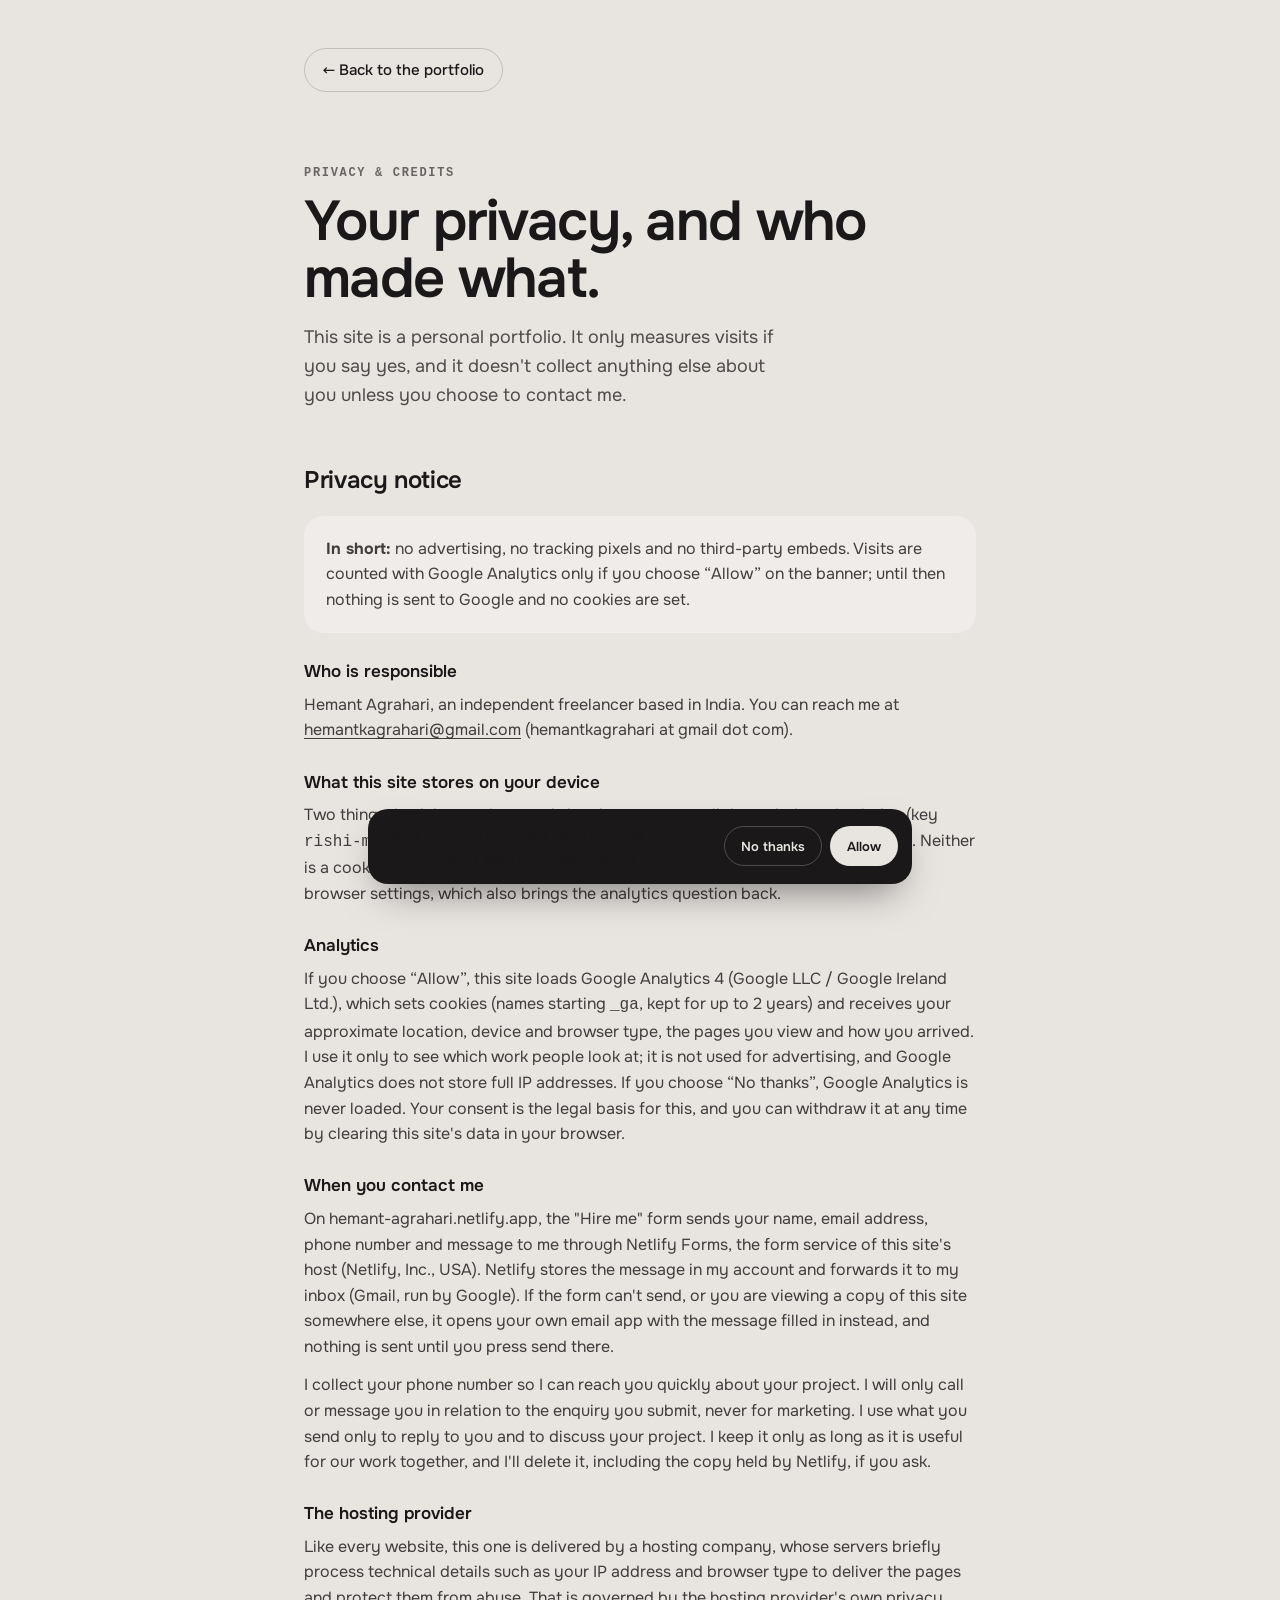
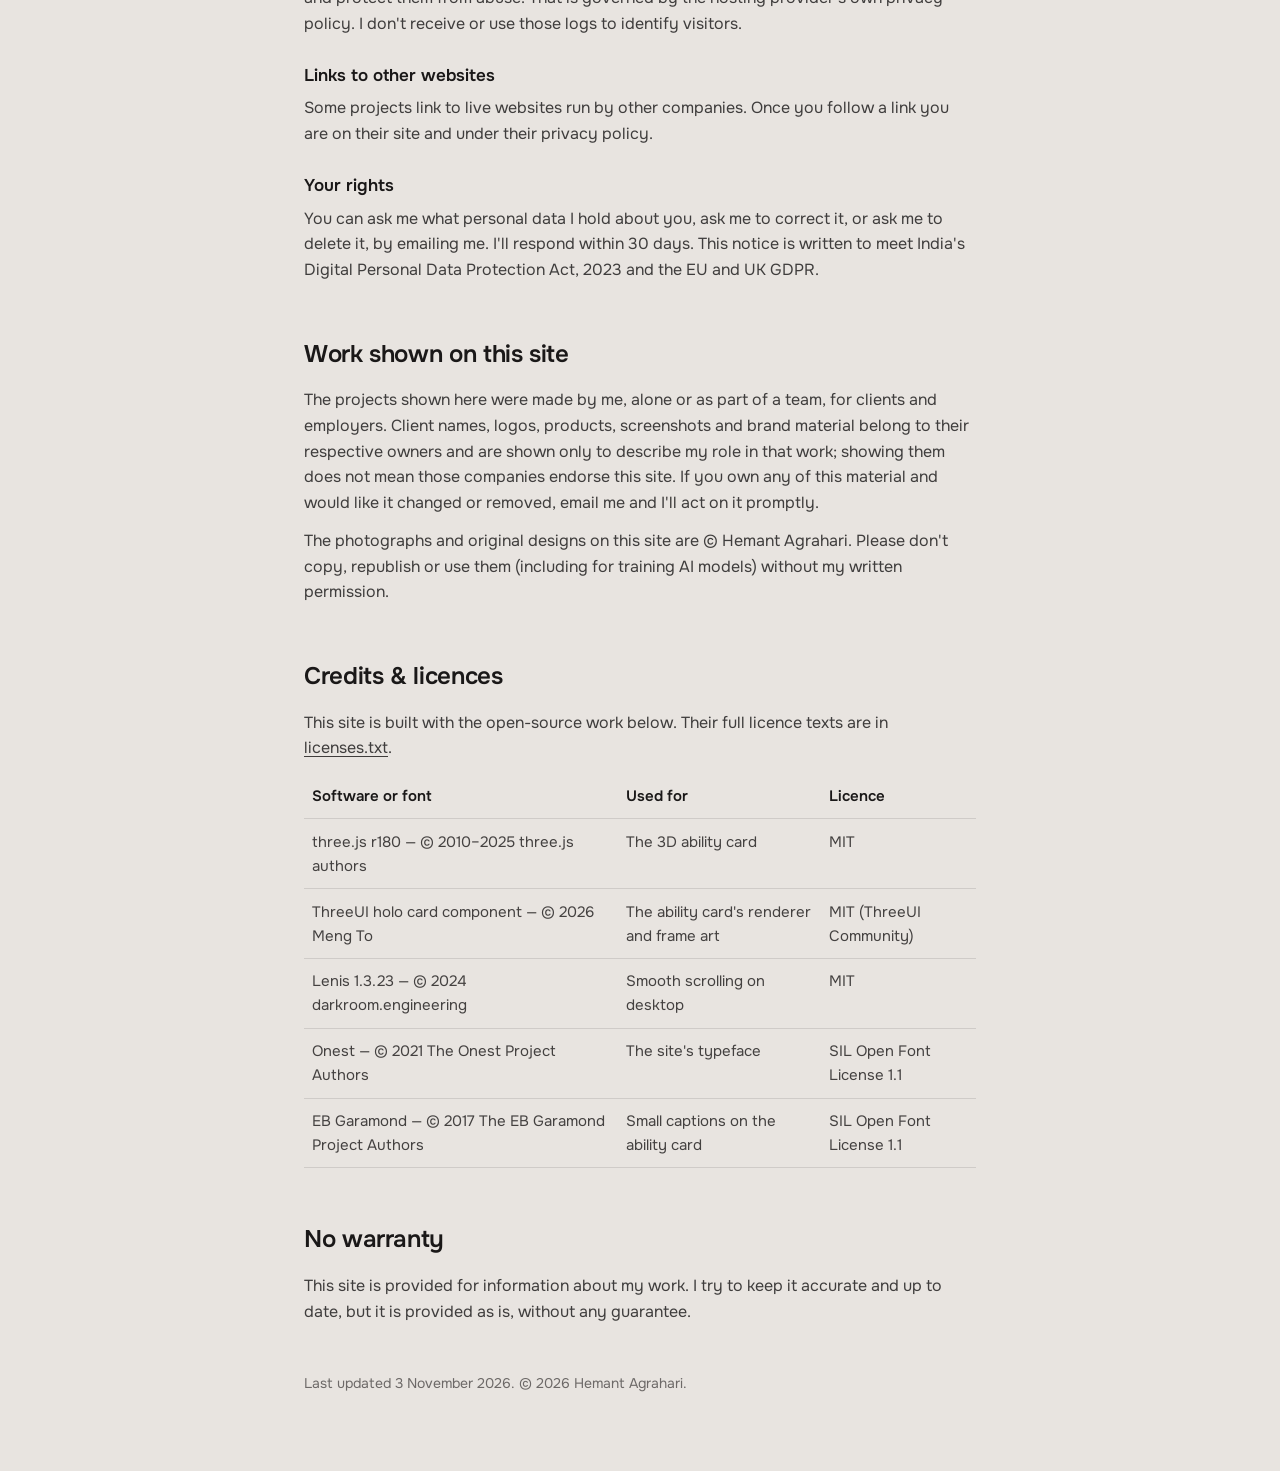
<file: legal/index.html>
<!DOCTYPE html>
<html lang="en">
<head>
<meta charset="UTF-8" />
<meta name="viewport" content="width=device-width, initial-scale=1.0, viewport-fit=cover" />
<title>Privacy &amp; credits — Hemant Agrahari</title>
<link rel="preload" href="../fonts/onest-latin.woff2" as="font" type="font/woff2" crossorigin>
<style>@font-face{font-family:'Onest';font-style:normal;font-display:swap;font-weight:100 900;src:url(../fonts/onest-latin.woff2) format('woff2');unicode-range:U+0000-00FF,U+0131,U+0152-0153,U+02BB-02BC,U+02C6,U+02DA,U+02DC,U+0304,U+0308,U+0329,U+2000-206F,U+20AC,U+2122,U+2191,U+2193,U+2212,U+2215,U+FEFF,U+FFFD}@font-face{font-family:'Onest';font-style:normal;font-display:swap;font-weight:100 900;src:url(../fonts/onest-latin-ext.woff2) format('woff2');unicode-range:U+0100-02BA,U+02BD-02C5,U+02C7-02CC,U+02CE-02D7,U+02DD-02FF,U+0304,U+0308,U+0329,U+1D00-1DBF,U+1E00-1E9F,U+1EF2-1EFF,U+2020,U+20A0-20AB,U+20AD-20C0,U+2113,U+2C60-2C7F,U+A720-A7FF}</style>

<meta name="description" content="How this portfolio handles your data, and the credits and licences for what it is built with." />
<meta name="theme-color" content="#E8E4E0" />
<script>try{if(localStorage.getItem('rishi-mode')==='dark')document.documentElement.dataset.mode='dark'}catch(e){}</script>

<style>
:root{--bg:#E8E4E0;--fg:#1A1818;--fg-rgb:26,24,24;--acc:#6B4F4F;--card:#F0ECE9;color-scheme:light}
html[data-mode="dark"]{--bg:#1A1818;--fg:#E8E4E0;--fg-rgb:232,228,224;--acc:#D9C6C6;--card:#221F1F;color-scheme:dark}
*{box-sizing:border-box;margin:0;padding:0}
body{background:var(--bg);color:var(--fg);font-family:'Onest',ui-sans-serif,system-ui,-apple-system,'Segoe UI',sans-serif;-webkit-font-smoothing:antialiased;line-height:1.6}
a{color:inherit;text-underline-offset:.2em}
:focus-visible{outline:2px solid var(--acc);outline-offset:3px}
.wrap{max-width:46rem;margin:0 auto;padding:clamp(1.25rem,4vw,3rem) clamp(1.25rem,4vw,2rem) 5rem}
.top{display:flex;justify-content:space-between;align-items:center;gap:1rem;margin-bottom:clamp(2.5rem,7vw,4.5rem)}
.chip{display:inline-flex;align-items:center;min-height:44px;padding:0 1.1rem;border-radius:999px;border:1px solid rgba(var(--fg-rgb),.18);text-decoration:none;font-size:.9375rem;font-weight:500}
.chip:hover{background:rgba(var(--fg-rgb),.06)}
.eye{font-family:ui-monospace,'SF Mono',Menlo,Consolas,monospace;font-size:.75rem;font-weight:600;letter-spacing:.14em;text-transform:uppercase;color:rgba(var(--fg-rgb),.62)}
h1{font-size:clamp(2.25rem,6vw,3.5rem);font-weight:600;line-height:1.02;letter-spacing:-.03em;margin:.6rem 0 1rem}
.lead{font-size:1.125rem;color:rgba(var(--fg-rgb),.75);max-width:40ch}
h2{font-size:1.5rem;font-weight:600;letter-spacing:-.015em;margin:3.25rem 0 .9rem}
h3{font-size:1.0625rem;font-weight:600;margin:1.6rem 0 .4rem}
p,li{font-size:1rem;color:rgba(var(--fg-rgb),.82)}
p+p{margin-top:.8rem}
ul{padding-left:1.15rem;display:flex;flex-direction:column;gap:.45rem;margin-top:.6rem}
.box{background:var(--card);border-radius:1.25rem;padding:1.25rem 1.4rem;margin-top:1rem}
.box p{margin:0}
table{width:100%;border-collapse:collapse;margin-top:.8rem;font-size:.9375rem}
th,td{text-align:left;padding:.65rem .5rem;border-bottom:1px solid rgba(var(--fg-rgb),.12);vertical-align:top}
th{font-weight:600;color:var(--fg)}
td{color:rgba(var(--fg-rgb),.8)}
.small{font-size:.875rem;color:rgba(var(--fg-rgb),.6);margin-top:3rem}
</style>
<link rel="canonical" href="https://hemant-agrahari.netlify.app/legal/" />
<meta name="robots" content="index,follow,max-image-preview:large,max-snippet:-1,max-video-preview:-1" />
<meta name="author" content="Hemant Agrahari" />
<link rel="icon" href="/favicon.ico" sizes="48x48" />
<link rel="icon" type="image/png" href="/icon-192.png" sizes="192x192" />
<link rel="apple-touch-icon" href="/apple-touch-icon.png" />
<meta property="og:type" content="website" />
<meta property="og:site_name" content="Hemant Agrahari" />
<meta property="og:locale" content="en_US" />
<meta property="og:url" content="https://hemant-agrahari.netlify.app/legal/" />
<meta property="og:title" content="Privacy &amp; credits — Hemant Agrahari" />
<meta property="og:description" content="How this portfolio handles your data, and the credits and licences for what it is built with." />
<meta property="og:image" content="https://hemant-agrahari.netlify.app/og.jpg" />
<meta property="og:image:secure_url" content="https://hemant-agrahari.netlify.app/og.jpg" />
<meta property="og:image:type" content="image/jpeg" />
<meta property="og:image:width" content="1200" />
<meta property="og:image:height" content="630" />
<meta property="og:image:alt" content="Hemant Agrahari&#39;s portfolio" />
<meta name="twitter:card" content="summary_large_image" />
<meta name="twitter:title" content="Privacy &amp; credits — Hemant Agrahari" />
<meta name="twitter:description" content="How this portfolio handles your data, and the credits and licences for what it is built with." />
<meta name="twitter:image" content="https://hemant-agrahari.netlify.app/og.jpg" />
<script type="application/ld+json">{"@context":"https://schema.org","@graph":[{"@type":"Person","@id":"https://hemant-agrahari.netlify.app/#hemant","name":"Hemant Agrahari","url":"https://hemant-agrahari.netlify.app","jobTitle":"Freelance Developer, Designer and Photographer","image":"https://hemant-agrahari.netlify.app/og.jpg","description":"Freelance web and iOS developer, UI/UX designer, graphic designer and photographer working remotely with clients worldwide.","knowsAbout":["Web development","iOS app development","UI/UX design","Graphic design","Brand identity","Photography"],"address":{"@type":"PostalAddress","addressCountry":"IN"},"knowsLanguage":["en"],"worksFor":{"@id":"https://hemant-agrahari.netlify.app/#org"}},{"@type":"Organization","@id":"https://hemant-agrahari.netlify.app/#org","name":"Hemant Agrahari — Design & Development","alternateName":"Hemant Agrahari","url":"https://hemant-agrahari.netlify.app","image":"https://hemant-agrahari.netlify.app/og.jpg","logo":{"@type":"ImageObject","url":"https://hemant-agrahari.netlify.app/icon-512.png","width":512,"height":512},"founder":{"@id":"https://hemant-agrahari.netlify.app/#hemant"},"email":"hemantkagrahari@gmail.com","contactPoint":{"@type":"ContactPoint","contactType":"sales","email":"hemantkagrahari@gmail.com","availableLanguage":"en","areaServed":["US","GB","CA","AU"]},"description":"Freelance web development, iOS app development, UI/UX design and graphic design, delivered remotely.","areaServed":[{"@type":"Country","name":"United States"},{"@type":"Country","name":"United Kingdom"},{"@type":"Country","name":"Canada"},{"@type":"Country","name":"Australia"},"Worldwide"],"hasOfferCatalog":{"@type":"OfferCatalog","name":"Services","itemListElement":[{"@type":"Offer","itemOffered":{"@type":"Service","name":"Web development","description":"Websites and web applications designed and built end to end."}},{"@type":"Offer","itemOffered":{"@type":"Service","name":"iOS app development","description":"Native iOS apps and games, from first sketch to the App Store."}},{"@type":"Offer","itemOffered":{"@type":"Service","name":"UI/UX design","description":"Product and interface design: user flows, wireframes and finished UI."}},{"@type":"Offer","itemOffered":{"@type":"Service","name":"Graphic design","description":"Brand identity, social media creatives, posters and logos."}},{"@type":"Offer","itemOffered":{"@type":"Service","name":"Photography","description":"Portrait, event and street photography."}}]}},{"@type":"WebSite","@id":"https://hemant-agrahari.netlify.app/#site","url":"https://hemant-agrahari.netlify.app","name":"Hemant Agrahari — Portfolio","publisher":{"@id":"https://hemant-agrahari.netlify.app/#hemant"},"inLanguage":"en"},{"@type":"BreadcrumbList","itemListElement":[{"@type":"ListItem","position":1,"name":"Home","item":"https://hemant-agrahari.netlify.app/"},{"@type":"ListItem","position":2,"name":"Privacy & credits","item":"https://hemant-agrahari.netlify.app/legal/"}]}]}</script>
<meta name="google-site-verification" content="dB3k2roAkI1S8861shwLsjVKNyl1q-TjchYYJWrG-18" /></head>
<body>
<main class="wrap">
  <div class="top"><a class="chip" href="../">← Back to the portfolio</a></div>
  <p class="eye">Privacy &amp; credits</p>
  <h1>Your privacy, and who made what.</h1>
  <p class="lead">This site is a personal portfolio. It only measures visits if you say yes, and it doesn't collect anything else about you unless you choose to contact me.</p>

  <h2>Privacy notice</h2>
  <div class="box"><p><b>In short:</b> no advertising, no tracking pixels and no third-party embeds. Visits are counted with Google Analytics only if you choose “Allow” on the banner; until then nothing is sent to Google and no cookies are set.</p></div>

  <h3>Who is responsible</h3>
  <p>Hemant Agrahari, an independent freelancer based in India. You can reach me at <a data-mail href="#">my email address</a> (hemantkagrahari at gmail dot com).</p>

  <h3>What this site stores on your device</h3>
  <p>Two things, both in your browser's local storage: your light or dark mode choice (key <code>rishi-mode</code>) and your answer to the analytics question (key <code>rishi-analytics</code>). Neither is a cookie and neither leaves your device. You can clear them any time from your browser settings, which also brings the analytics question back.</p>
  <h3>Analytics</h3>
  <p>If you choose “Allow”, this site loads Google Analytics 4 (Google LLC / Google Ireland Ltd.), which sets cookies (names starting <code>_ga</code>, kept for up to 2 years) and receives your approximate location, device and browser type, the pages you view and how you arrived. I use it only to see which work people look at; it is not used for advertising, and Google Analytics does not store full IP addresses. If you choose “No thanks”, Google Analytics is never loaded. Your consent is the legal basis for this, and you can withdraw it at any time by clearing this site's data in your browser.</p>


  <h3>When you contact me</h3>
  <p>On hemant-agrahari.netlify.app, the "Hire me" form sends your name, email address, phone number and message to me through Netlify Forms, the form service of this site's host (Netlify, Inc., USA). Netlify stores the message in my account and forwards it to my inbox (Gmail, run by Google). If the form can't send, or you are viewing a copy of this site somewhere else, it opens your own email app with the message filled in instead, and nothing is sent until you press send there.</p>
  <p>I collect your phone number so I can reach you quickly about your project. I will only call or message you in relation to the enquiry you submit, never for marketing. I use what you send only to reply to you and to discuss your project. I keep it only as long as it is useful for our work together, and I'll delete it, including the copy held by Netlify, if you ask.</p>

  <h3>The hosting provider</h3>
  <p>Like every website, this one is delivered by a hosting company, whose servers briefly process technical details such as your IP address and browser type to deliver the pages and protect them from abuse. That is governed by the hosting provider's own privacy policy. I don't receive or use those logs to identify visitors.</p>

  <h3>Links to other websites</h3>
  <p>Some projects link to live websites run by other companies. Once you follow a link you are on their site and under their privacy policy.</p>

  <h3>Your rights</h3>
  <p>You can ask me what personal data I hold about you, ask me to correct it, or ask me to delete it, by emailing me. I'll respond within 30 days. This notice is written to meet India's Digital Personal Data Protection Act, 2023 and the EU and UK GDPR.</p>

  <h2>Work shown on this site</h2>
  <p>The projects shown here were made by me, alone or as part of a team, for clients and employers. Client names, logos, products, screenshots and brand material belong to their respective owners and are shown only to describe my role in that work; showing them does not mean those companies endorse this site. If you own any of this material and would like it changed or removed, email me and I'll act on it promptly.</p>
  <p>The photographs and original designs on this site are © Hemant Agrahari. Please don't copy, republish or use them (including for training AI models) without my written permission.</p>

  <h2>Credits &amp; licences</h2>
  <p>This site is built with the open-source work below. Their full licence texts are in <a href="licenses.txt">licenses.txt</a>.</p>
  <table>
    <thead><tr><th>Software or font</th><th>Used for</th><th>Licence</th></tr></thead>
    <tbody>
      <tr><td>three.js r180 — © 2010–2025 three.js authors</td><td>The 3D ability card</td><td>MIT</td></tr>
      <tr><td>ThreeUI holo card component — © 2026 Meng To</td><td>The ability card's renderer and frame art</td><td>MIT (ThreeUI Community)</td></tr>
      <tr><td>Lenis 1.3.23 — © 2024 darkroom.engineering</td><td>Smooth scrolling on desktop</td><td>MIT</td></tr>
      <tr><td>Onest — © 2021 The Onest Project Authors</td><td>The site's typeface</td><td>SIL Open Font License 1.1</td></tr>
      <tr><td>EB Garamond — © 2017 The EB Garamond Project Authors</td><td>Small captions on the ability card</td><td>SIL Open Font License 1.1</td></tr>
    </tbody>
  </table>

  <h2>No warranty</h2>
  <p>This site is provided for information about my work. I try to keep it accurate and up to date, but it is provided as is, without any guarantee.</p>

  <p class="small">Last updated 3 November 2026. © <span data-fyear>2026</span> Hemant Agrahari.</p>
</main>
<script>
(() => {
  const m = ['hemantkagrahari', 'gmail.com'].join('@');
  document.querySelectorAll('[data-mail]').forEach(a => { a.href = 'mailto:' + m; a.textContent = m; });
  document.querySelectorAll('[data-fyear]').forEach(e => e.textContent = new Date().getFullYear());
})();
</script>

<style>
.ck{position:fixed;left:50%;bottom:max(1rem,env(safe-area-inset-bottom));z-index:90;transform:translateX(-50%);width:min(34rem,calc(100% - 2rem));
  display:flex;align-items:center;gap:1rem;padding:.9rem .9rem .9rem 1.2rem;border-radius:1.25rem;background:#1A1818;color:#E8E4E0;
  box-shadow:0 18px 40px -16px rgba(0,0,0,.55),0 0 0 1px rgba(232,228,224,.12);font:400 .875rem/1.45 'Onest',ui-sans-serif,system-ui,sans-serif}
.ck[hidden]{display:none}
.ck p{margin:0;flex:1}.ck a{color:inherit}
.ck div{display:flex;gap:.5rem;flex:none}
.ck button{height:2.5rem;padding:0 1rem;border-radius:999px;border:1px solid rgba(232,228,224,.25);background:none;color:inherit;font:inherit;font-size:.8125rem;font-weight:600;line-height:1;cursor:pointer}
.ck button[data-ck="yes"]{background:#E8E4E0;color:#1A1818;border-color:transparent}
@media (max-width:539.98px){.ck{flex-direction:column;align-items:stretch}.ck div button{flex:1}}
</style>
<div class="ck" id="ck" role="region" aria-label="Analytics choice" hidden><p>May I count your visit with Google Analytics? It sets cookies. <a href="/legal/">Details</a></p><div><button type="button" data-ck="no">No thanks</button><button type="button" data-ck="yes">Allow</button></div></div>
<script>
(() => {
  const ID = 'G-12PNLHKGHK', K = 'rishi-analytics';
  let v = null; try { v = localStorage.getItem(K); } catch (e) {}
  const load = () => {
    window.dataLayer = window.dataLayer || [];
    window.gtag = function(){ dataLayer.push(arguments); };
    gtag('js', new Date()); gtag('config', ID);
    const s = document.createElement('script'); s.async = true; s.src = 'https://www.googletagmanager.com/gtag/js?id=' + ID; document.head.appendChild(s);
  };
  if (v === 'yes') return load();
  if (v === 'no') return;
  const b = document.getElementById('ck'); b.hidden = false;
  b.addEventListener('click', e => {
    const c = e.target.closest('[data-ck]'); if (!c) return;
    try { localStorage.setItem(K, c.dataset.ck); } catch (e) {}
    b.hidden = true; if (c.dataset.ck === 'yes') load();
  });
})();
</script>
</body>
</html>
</file>
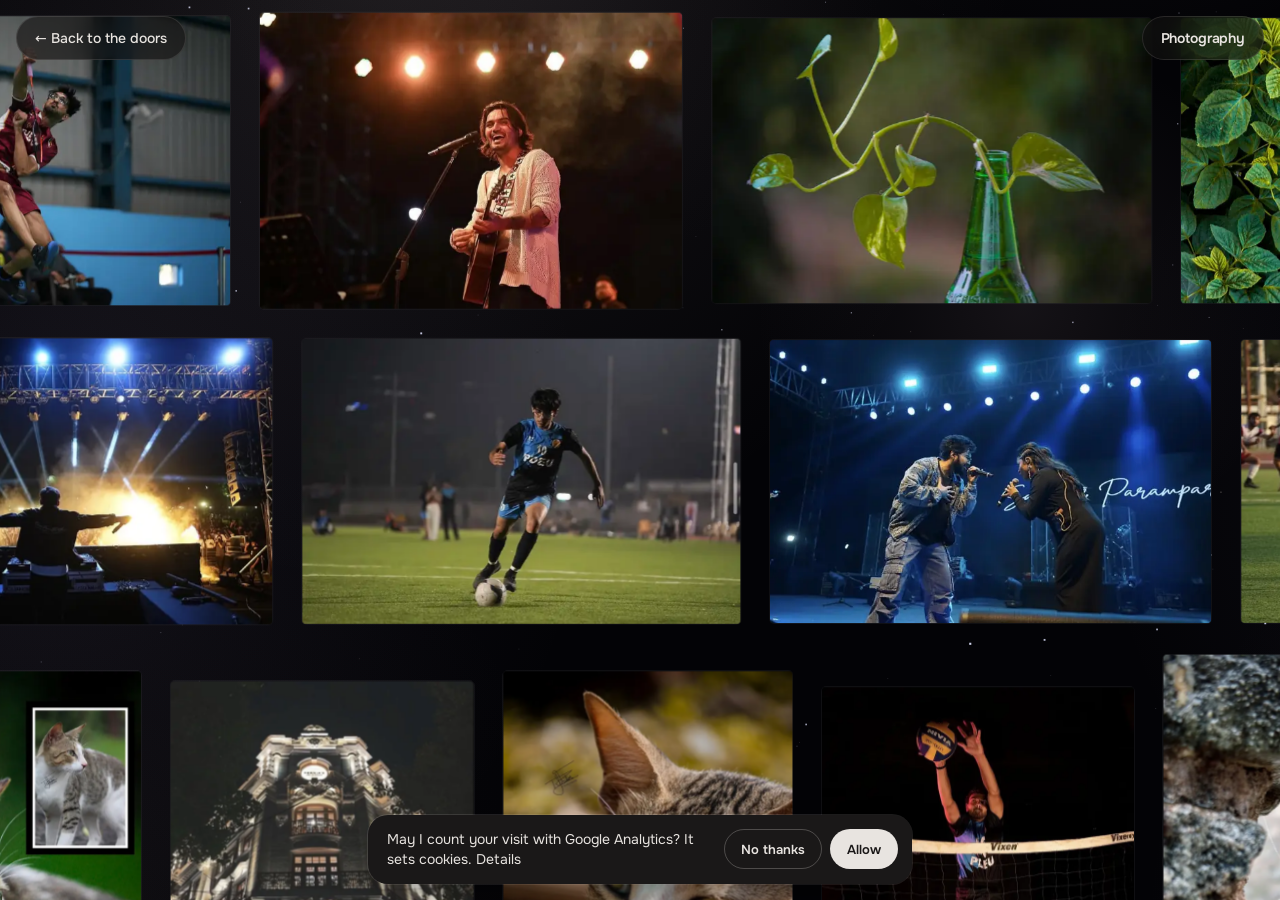
<file: photographer/index.html>
<!DOCTYPE html>
<html lang="en">
<head>
<meta charset="UTF-8" />
<meta name="viewport" content="width=device-width, initial-scale=1.0, viewport-fit=cover" />
<title>Photography — Hemant Agrahari</title>
<link rel="preload" href="../fonts/onest-latin.woff2" as="font" type="font/woff2" crossorigin>
<style>@font-face{font-family:'Onest';font-style:normal;font-display:swap;font-weight:100 900;src:url(../fonts/onest-latin.woff2) format('woff2');unicode-range:U+0000-00FF,U+0131,U+0152-0153,U+02BB-02BC,U+02C6,U+02DA,U+02DC,U+0304,U+0308,U+0329,U+2000-206F,U+20AC,U+2122,U+2191,U+2193,U+2212,U+2215,U+FEFF,U+FFFD}@font-face{font-family:'Onest';font-style:normal;font-display:swap;font-weight:100 900;src:url(../fonts/onest-latin-ext.woff2) format('woff2');unicode-range:U+0100-02BA,U+02BD-02C5,U+02C7-02CC,U+02CE-02D7,U+02DD-02FF,U+0304,U+0308,U+0329,U+1D00-1DBF,U+1E00-1E9F,U+1EF2-1EFF,U+2020,U+20A0-20AB,U+20AD-20C0,U+2113,U+2C60-2C7F,U+A720-A7FF}</style>

<meta name="description" content="A wall of photographs by Hemant Agrahari: portraits, events and street photography you can drag through in any direction." />
<meta name="theme-color" content="#030303" />
<script>document.documentElement.classList.add('pre');if(/[?&]embed\b/.test(location.search))document.documentElement.classList.add('embed');try{if(localStorage.getItem('rishi-mode')==='dark')document.documentElement.dataset.mode='dark'}catch(e){}</script>
<style>
/* Layout: an endless wall of photos filling the screen; small chrome floats over it. */
:root{
  --bg:#030306; --fg:#E8E4E0; --fg-rgb:232,228,224; --chip:rgba(18,17,17,.62); --chip-line:rgba(232,228,224,.12);
  --scrim:rgba(0,0,0,.92); --ease:cubic-bezier(.16,1,.3,1);
  --font:'Onest',ui-sans-serif,system-ui,-apple-system,'Segoe UI',sans-serif;
  color-scheme:dark;
}
@view-transition{navigation:auto}
::view-transition-old(root),::view-transition-new(root){animation-duration:.25s}
*{box-sizing:border-box;margin:0;padding:0}
[hidden]{display:none!important}
html,body{height:100%;overflow:hidden;background:var(--bg);color:var(--fg);font-family:var(--font);-webkit-font-smoothing:antialiased}
button,a{font:inherit;color:inherit;text-decoration:none;background:none;border:0;cursor:pointer}
:focus-visible{outline:2px solid #C4B0B0;outline-offset:3px}

.wall{position:fixed;inset:0;overflow:hidden;touch-action:none;cursor:grab;user-select:none;-webkit-user-select:none;perspective:1300px;
  background:transparent}
.wall.drag{cursor:grabbing}
.sky{position:fixed;inset:0;width:100%;height:100%;display:block;transition:opacity 1.6s ease .2s}
html.pre .sky{opacity:0;transition:none}
html.out .sky{opacity:0;transition:opacity .5s ease}
.space{position:absolute;inset:0;transform-origin:50% 50%;will-change:transform}
.cell{position:absolute;left:0;top:0;will-change:transform}
/* each photo drifts on its own slow orbit */
@keyframes drift{
  0%,100%{transform:translate3d(0,0,0) rotate(0deg)}
  33%{transform:translate3d(var(--fx),var(--fy),0) rotate(var(--fr))}
  66%{transform:translate3d(calc(var(--fx) * -.7),calc(var(--fy) * .6),0) rotate(calc(var(--fr) * -.6))}}
.fl{width:100%;height:100%;animation:drift var(--fd,12s) ease-in-out var(--fdl,0s) infinite}
.ph{position:relative;width:100%;height:100%;border-radius:4px;overflow:hidden;background:#0d0d0d center/cover no-repeat;scale:var(--z,1);
  box-shadow:0 0 0 1px rgba(255,255,255,.05);
  transition:transform 1s var(--ease) var(--dl,0s),opacity .6s ease var(--dl,0s),scale .5s var(--ease)}
.ph img{display:block;width:100%;height:100%;object-fit:cover;opacity:0;transition:opacity .45s ease;-webkit-user-drag:none;pointer-events:none}
.ph img.ok{opacity:1}
.ph::after{content:"";position:absolute;inset:0;pointer-events:none;opacity:0;transition:opacity .4s ease;
  background:linear-gradient(100deg,transparent 30%,rgba(255,255,255,.07) 50%,transparent 70%);transform:translateX(-100%)}
.ph:has(img:not(.ok))::after{opacity:1;animation:phSk 1.3s linear infinite}
@keyframes phSk{to{transform:translateX(100%)}}
@media (prefers-reduced-motion:reduce){.ph::after{animation:none!important}}
@media (hover:hover){ .wall:not(.drag) .cell:hover{z-index:2} .wall:not(.drag) .cell:hover .ph{scale:calc(var(--z,1) * 1.08)} }
/* arriving: photos come forward out of the dark, nearest the middle first */
html.pre .ph{opacity:0;transform:scale(.3) translateY(30px)}
html.pre .ph,html.instant .ph{transition-duration:0s!important;transition-delay:0s!important}
/* leaving: they sink back into it */
html.out .ph{opacity:0;transform:scale(.55);transition:transform .55s cubic-bezier(.5,0,.75,0),opacity .45s ease}
@media (prefers-reduced-motion:reduce){ .fl{animation:none} }

@keyframes chromeIn{from{opacity:0}}
.bar,.hint{transition:opacity .6s ease .9s}
html.pre .bar,html.pre .hint,html.out .bar,html.out .hint{opacity:0;transition-delay:0s}
.bar{position:fixed;left:0;right:0;top:0;z-index:10;display:flex;align-items:center;justify-content:space-between;gap:12px;
  padding:max(16px,env(safe-area-inset-top)) max(16px,env(safe-area-inset-right)) 0 max(16px,env(safe-area-inset-left));pointer-events:none}
.bar>*{pointer-events:auto}
.chip{display:inline-flex;align-items:center;gap:10px;height:44px;padding:0 18px;border-radius:999px;background:var(--chip);border:1px solid var(--chip-line);
  -webkit-backdrop-filter:blur(14px) saturate(1.2);backdrop-filter:blur(14px) saturate(1.2);font-size:14px;font-weight:500}
.chip--title{font-weight:600;letter-spacing:-.01em}
.chip--title small{font-weight:500;font-size:12px;letter-spacing:.06em;text-transform:uppercase;color:rgba(var(--fg-rgb),.55)}
.hint{position:fixed;left:50%;bottom:max(20px,env(safe-area-inset-bottom));z-index:10;translate:-50% 0;transition:opacity .6s ease}
.hint.gone{opacity:0;pointer-events:none}
@media (max-width:560px){ .chip--title small{display:none} .chip{height:40px;padding:0 14px;font-size:13px} }

/* lightbox */
.lb{position:fixed;inset:0;z-index:20;display:grid;place-items:center;background:var(--scrim);opacity:0;transition:opacity .35s ease}
.lb.open{opacity:1}
.lb img{max-width:min(92vw,1800px);max-height:84vh;width:auto;height:auto;border-radius:6px;box-shadow:0 30px 80px -30px rgba(0,0,0,.55);
  transform:scale(.97);transition:transform .45s cubic-bezier(.16,1,.3,1)}
.lb.open img{transform:none}
.lb__close{position:fixed;top:max(16px,env(safe-area-inset-top));right:max(16px,env(safe-area-inset-right))}
.lb__nav{position:fixed;top:50%;translate:0 -50%}
.lb__nav--p{left:max(16px,env(safe-area-inset-left))}.lb__nav--n{right:max(16px,env(safe-area-inset-right))}
.lb__count{position:fixed;left:50%;bottom:max(20px,env(safe-area-inset-bottom));translate:-50% 0}
@media (prefers-reduced-motion:reduce){*{transition:none!important}}

.skel{position:relative}
.skel::after{content:"";position:absolute;inset:0;z-index:6;pointer-events:none;border-radius:inherit;opacity:1;
  background:linear-gradient(100deg,#E2DDD8 30%,#F1EDE9 50%,#E2DDD8 70%);background-size:220% 100%;animation:skel 1.25s linear infinite}
html[data-mode="dark"] .skel::after{background-image:linear-gradient(100deg,#231F1F 30%,#2F2A2A 50%,#231F1F 70%)}
@keyframes skel{from{background-position:120% 0}to{background-position:-100% 0}}
/* a recording that is still buffering: a light sweep over its poster until it plays */
.skel-buf{position:relative}
.skel-buf::before{content:"";position:absolute;inset:0;z-index:6;pointer-events:none;border-radius:inherit;
  background:linear-gradient(100deg,transparent 30%,rgba(255,255,255,.22) 50%,transparent 70%);background-size:220% 100%;animation:skel 1.25s linear infinite}
@media (prefers-reduced-motion:reduce){.skel::after{animation:none}}
</style>
<link rel="canonical" href="https://hemant-agrahari.netlify.app/photographer/" />
<meta name="robots" content="index,follow,max-image-preview:large,max-snippet:-1,max-video-preview:-1" />
<meta name="author" content="Hemant Agrahari" />
<link rel="icon" href="/favicon.ico" sizes="48x48" />
<link rel="icon" type="image/png" href="/icon-192.png" sizes="192x192" />
<link rel="apple-touch-icon" href="/apple-touch-icon.png" />
<meta property="og:type" content="website" />
<meta property="og:site_name" content="Hemant Agrahari" />
<meta property="og:locale" content="en_US" />
<meta property="og:url" content="https://hemant-agrahari.netlify.app/photographer/" />
<meta property="og:title" content="Photography — Hemant Agrahari" />
<meta property="og:description" content="A wall of photographs by Hemant Agrahari: portraits, events and street photography you can drag through in any direction." />
<meta property="og:image" content="https://hemant-agrahari.netlify.app/og.jpg" />
<meta property="og:image:secure_url" content="https://hemant-agrahari.netlify.app/og.jpg" />
<meta property="og:image:type" content="image/jpeg" />
<meta property="og:image:width" content="1200" />
<meta property="og:image:height" content="630" />
<meta property="og:image:alt" content="Hemant Agrahari&#39;s portfolio" />
<meta name="twitter:card" content="summary_large_image" />
<meta name="twitter:title" content="Photography — Hemant Agrahari" />
<meta name="twitter:description" content="A wall of photographs by Hemant Agrahari: portraits, events and street photography you can drag through in any direction." />
<meta name="twitter:image" content="https://hemant-agrahari.netlify.app/og.jpg" />
<script type="application/ld+json">{"@context":"https://schema.org","@graph":[{"@type":"Person","@id":"https://hemant-agrahari.netlify.app/#hemant","name":"Hemant Agrahari","url":"https://hemant-agrahari.netlify.app","jobTitle":"Freelance Developer, Designer and Photographer","image":"https://hemant-agrahari.netlify.app/og.jpg","description":"Freelance web and iOS developer, UI/UX designer, graphic designer and photographer working remotely with clients worldwide.","knowsAbout":["Web development","iOS app development","UI/UX design","Graphic design","Brand identity","Photography"],"address":{"@type":"PostalAddress","addressCountry":"IN"},"knowsLanguage":["en"],"worksFor":{"@id":"https://hemant-agrahari.netlify.app/#org"}},{"@type":"Organization","@id":"https://hemant-agrahari.netlify.app/#org","name":"Hemant Agrahari — Design & Development","alternateName":"Hemant Agrahari","url":"https://hemant-agrahari.netlify.app","image":"https://hemant-agrahari.netlify.app/og.jpg","logo":{"@type":"ImageObject","url":"https://hemant-agrahari.netlify.app/icon-512.png","width":512,"height":512},"founder":{"@id":"https://hemant-agrahari.netlify.app/#hemant"},"email":"hemantkagrahari@gmail.com","contactPoint":{"@type":"ContactPoint","contactType":"sales","email":"hemantkagrahari@gmail.com","availableLanguage":"en","areaServed":["US","GB","CA","AU"]},"description":"Freelance web development, iOS app development, UI/UX design and graphic design, delivered remotely.","areaServed":[{"@type":"Country","name":"United States"},{"@type":"Country","name":"United Kingdom"},{"@type":"Country","name":"Canada"},{"@type":"Country","name":"Australia"},"Worldwide"],"hasOfferCatalog":{"@type":"OfferCatalog","name":"Services","itemListElement":[{"@type":"Offer","itemOffered":{"@type":"Service","name":"Web development","description":"Websites and web applications designed and built end to end."}},{"@type":"Offer","itemOffered":{"@type":"Service","name":"iOS app development","description":"Native iOS apps and games, from first sketch to the App Store."}},{"@type":"Offer","itemOffered":{"@type":"Service","name":"UI/UX design","description":"Product and interface design: user flows, wireframes and finished UI."}},{"@type":"Offer","itemOffered":{"@type":"Service","name":"Graphic design","description":"Brand identity, social media creatives, posters and logos."}},{"@type":"Offer","itemOffered":{"@type":"Service","name":"Photography","description":"Portrait, event and street photography."}}]}},{"@type":"WebSite","@id":"https://hemant-agrahari.netlify.app/#site","url":"https://hemant-agrahari.netlify.app","name":"Hemant Agrahari — Portfolio","publisher":{"@id":"https://hemant-agrahari.netlify.app/#hemant"},"inLanguage":"en"},{"@type":"BreadcrumbList","itemListElement":[{"@type":"ListItem","position":1,"name":"Home","item":"https://hemant-agrahari.netlify.app/"},{"@type":"ListItem","position":2,"name":"Photography","item":"https://hemant-agrahari.netlify.app/photographer/"}]}]}</script>
<meta name="google-site-verification" content="dB3k2roAkI1S8861shwLsjVKNyl1q-TjchYYJWrG-18" /></head>
<body>
<main id="wallMain" style="display:contents">
<h1 style="position:absolute;width:1px;height:1px;overflow:hidden;clip:rect(0,0,0,0)">Photography by Hemant</h1>
<canvas class="sky" id="sky" aria-hidden="true"></canvas>
<div class="wall" id="wall" role="region" aria-label="Photos floating in the dark. Drag, scroll or use the arrow keys to move around, then press Enter to open the photo in the middle of the screen." tabindex="0"><div class="space" id="space"></div></div>

<div class="bar">
  <a class="chip" href="../#works" id="back" style="min-height:44px">← Back to the doors</a>
  <span class="chip chip--title">Photography</span>
</div>
<div class="chip hint" id="hint" aria-hidden="true">Drag in any direction</div>

<div class="lb" id="lb" role="dialog" aria-modal="true" aria-label="Photo" hidden>
  <img id="lbImg" alt="">
  <button class="chip lb__close" id="lbClose">Close</button>
  <button class="chip lb__nav lb__nav--p" id="lbPrev" aria-label="Previous photo">←</button>
  <button class="chip lb__nav lb__nav--n" id="lbNext" aria-label="Next photo">→</button>
  <span class="chip lb__count" id="lbCount"></span>
</div>

<script src="photos.js"></script>
<script>
(() => {
  const EMBED = /[?&]embed\b/.test(location.search);   // running inside the home page, behind the door
  const P = window.PHOTOS || [];
  const N = P.length;
  const root = document.documentElement;
  const dark = root.dataset.mode === 'dark';
  const reduced = matchMedia('(prefers-reduced-motion: reduce)').matches;
  const wall = document.getElementById('wall'), space = document.getElementById('space');

  /* ---- layout: identical rules to make_wall.py, so the door's glimpse matches the first frame ---- */
  /* ---- layout: rows of equal height, so wide and tall photos read at a similar size.
     A patch of rows is built once and repeats endlessly in every direction. ---- */
  let vw, vh, g, PW, PH, patch, ROWS = null;
  /* photos run in rows of the same orientation, each row its own endless strip, so the gaps
     between neighbours are the same everywhere; sizes are the same as before */
  function buildRows(){
    const mobile = vw < 640;
    const side = (mobile ? vw * .56 : Math.min(380, vh * .44)) * .93;   // same apparent size as before (the depth scale is gone)
    const A = side * side, minLen = vw * (mobile ? 2 : 1.7);            // rows long enough that no photo shows twice at once
    const all = P.map((p, s) => { const r = p.w / p.h, w = Math.sqrt(A * r); return { s, r, w, h: w / r, c: p.c || s }; });
    const groups = [all.filter(o => o.r < 1), all.filter(o => o.r >= 1)].filter(gr => gr.length);
    const made = [];
    for (const gr of groups){
      gr.sort((a, b) => a.r - b.r);                    // similar shapes share a row, so their heights match
      const total = gr.reduce((a, o) => a + o.w + g, 0);
      const n = Math.max(1, Math.min(gr.length, mobile ? Math.floor(total / minLen) : Math.round(total / minLen)));
      // similar shapes share a row (so heights match), but a row avoids holding two from the same series
      const target = total / n, rowsOfGroup = Array.from({ length: n }, () => []), len = new Array(n).fill(0);
      let cum = 0;
      for (const o of gr){
        const nat = Math.min(n - 1, Math.floor(cum / target)); cum += o.w + g;
        const cand = [...Array(n).keys()].sort((p, q) => Math.abs(p - nat) - Math.abs(q - nat));
        const score = k => (rowsOfGroup[k].filter(x => x.c === o.c).length * 3) + Math.abs(k - nat) + (len[k] + o.w > target * 1.18 ? 9 : 0);
        const k = cand.reduce((best, k2) => score(k2) < score(best) ? k2 : best, cand[0]);
        rowsOfGroup[k].push(o); len[k] += o.w + g;
      }
      made.push(rowsOfGroup);
    }
    // interleave tall and wide rows evenly
    const [a = [], b = []] = made, seq = [];
    let ia = 0, ib = 0;
    while (ia < a.length || ib < b.length){
      if (ib >= b.length || (ia < a.length && ia / a.length <= ib / b.length)) seq.push(a[ia++]); else seq.push(b[ib++]);
    }
    ROWS = []; let y = 0;
    seq.filter(r => r.length).forEach((items, ri) => {
      // order within the row so neighbours come from different series where possible
      let ord = null, bestBad = 1e9;
      for (let tries = 0; tries < 40 && bestBad > 0; tries++){
        const left = items.slice(), o2 = [];
        if (tries) left.push(...left.splice(0, tries % left.length));    // try different starting points
        while (left.length){
          const prev = o2[o2.length - 1];
          let k = left.findIndex(o => !prev || o.c !== prev.c);
          if (k < 0) k = 0;
          o2.push(left.splice(k, 1)[0]);
        }
        let bad = 0; for (let k = 0; k < o2.length; k++) if (o2.length > 1 && o2[k].c === o2[(k + 1) % o2.length].c) bad++;
        if (bad < bestBad){ bestBad = bad; ord = o2; }
      }
      const H = Math.max(...ord.map(o => o.h));
      let x = 0; const cells = ord.map(o => { const c = { s: o.s, x, y: (H - o.h) / 2, w: o.w, h: o.h }; x += o.w + g; return c; });
      ROWS.push({ y, H, L: x, off: ((ri * 0.381966) % 1) * x, cells });
      y += H + g;
    });
    PH = y; PW = Math.max(...ROWS.map(r => r.L)); patch = [];
    window.__rows = ROWS;
  }
  function build(){
    vw = innerWidth; vh = innerHeight;
    g = vw >= 640 ? 30 : 16;
    buildRows(); return;
    ROWS = null;
    // every photo keeps its real proportions and gets about the same amount of space,
    // so tall and wide shots are equally easy to see
    const A = vw >= 640 ? Math.pow(Math.min(380, vh * .44), 2) : Math.pow(vw * .56, 2);
    const rest = [];
    for (let s = 0; s < N; s++){                                  // each photo once per block: never next to itself
      const p = P[s], r = p.w / p.h, w = Math.sqrt(A * r);
      rest.push({ s, w, h: w / r, c: p.c || s });
    }
    // pack them like a masonry wall: each photo goes where the skyline is lowest
    PW = Math.max(vw * 1.15, Math.sqrt(rest.reduce((a, b) => a + (b.w + g) * (b.h + g), 0) * 1.6));
    const sky = [{ x: 0, w: PW, y: 0 }];
    patch = [];
    const spot = it => {
      let best = null;
      for (let i = 0; i < sky.length; i++){
        let x = sky[i].x; if (x + it.w > PW) break;
        let y = 0, span = 0, j = i;
        while (span < it.w + g && j < sky.length){ y = Math.max(y, sky[j].y); span += sky[j].w; j++; }
        if (span < it.w + g && x + it.w + g > PW) continue;
        if (!best || y < best.y) best = { x, y };
      }
      return best || { x: 0, y: Math.max(...sky.map(s => s.y)) };
    };
    // how many photos from the same series would sit right beside this spot (wrapping sideways too)
    const near = (it, at) => {
      let n = 0; const R = g * 3;
      for (const q of patch){
        if (q.c !== it.c) continue;
        for (const off of [-PW, 0, PW]){
          const gx = Math.max(q.x + off - (at.x + it.w), at.x - (q.x + off + q.w)), gy = Math.max(q.y - (at.y + it.h), at.y - (q.y + q.h));
          if (gx < R && gy < R){ n++; break; }
        }
      }
      return n;
    };
    while (rest.length){
      // the next photo is the first one whose series isn't already right there
      let pick = 0, at = spot(rest[0]), sc = near(rest[0], at);
      for (let k = 1; k < rest.length && sc > 0; k++){
        const a2 = spot(rest[k]), s2 = near(rest[k], a2);
        if (s2 < sc){ pick = k; at = a2; sc = s2; }
      }
      const it = rest.splice(pick, 1)[0], best = at;
      patch.push({ s: it.s, c: it.c, x: best.x, y: best.y, w: it.w, h: it.h });
      // raise the skyline under the new photo
      const L = best.x, R = Math.min(PW, best.x + it.w + g), top = best.y + it.h + g, next = [];
      for (const s of sky){
        if (s.x + s.w <= L || s.x >= R){ next.push(s); continue; }
        if (s.x < L) next.push({ x: s.x, w: L - s.x, y: s.y });
        if (s.x + s.w > R) next.push({ x: R, w: s.x + s.w - R, y: s.y });
      }
      next.push({ x: L, w: R - L, y: top });
      next.sort((a, b) => a.x - b.x);
      sky.length = 0; sky.push(...next);
    }
    PH = Math.max(...sky.map(s => s.y));
  }
  const mod = (a, b) => ((a % b) + b) % b;
  /* ---- camera with inertia ---- */
  let camX = 0, camY = 0, vx = 0, vy = 0, dragging = false, moved = 0, lastT = 0;
  function centre(){ camX = PW * .3; camY = PH * .25; }

  /* ---- virtualised cells: only what's on screen exists in the DOM ---- */
  const live = new Map(), pool = [];
  function cellFor(key, s){
    let el = live.get(key);
    if (el) return el;
    el = pool.pop() || (() => {
      const d = document.createElement('div'); d.className = 'cell';
      d.innerHTML = '<div class="fl"><div class="ph"><img alt="" draggable="false" decoding="async"></div></div>';
      const im = d.querySelector('img'); im.onload = () => im.classList.add('ok');
      space.appendChild(d); return d;
    })();
    const ph = el.firstChild.firstChild, im = ph.firstChild, p = P[s];
    if (el.dataset.k !== key){
      // each placement gets its own depth and its own slow drift
      el.dataset.k = key;
      const r = n => { let h = 2166136261; for (const ch of key + n) h = Math.imul(h ^ ch.charCodeAt(0), 16777619); return ((h >>> 0) % 1000) / 1000; };
      const z = ROWS ? 1 : .86 + r('z') * .14;
      ph.style.setProperty('--z', z.toFixed(3));
      const fl = el.firstChild;
      const amp = ROWS ? .25 : 1;
      fl.style.setProperty('--fx', ((r('x') - .5) * 14 * amp).toFixed(1) + 'px');
      fl.style.setProperty('--fy', ((r('y') - .5) * 18 * amp).toFixed(1) + 'px');
      fl.style.setProperty('--fr', ((r('r') - .5) * 1.4 * amp).toFixed(2) + 'deg');
      fl.style.setProperty('--fd', (10 + r('d') * 8).toFixed(1) + 's');
      fl.style.setProperty('--fdl', (-r('l') * 18).toFixed(1) + 's');
    }
    if (el.dataset.s !== String(s)){
      el.dataset.s = s;
      ph.style.backgroundImage = `url(${p.t}),url(${p.q})`;  // cached photo paints at once; blurred placeholder underneath
      im.classList.remove('ok'); im.src = p.t;
      if (im.complete && im.naturalWidth) im.classList.add('ok');
      else if (!booted) im.decoding = 'sync';
    }
    el.style.display = '';
    live.set(key, el);
    return el;
  }
  function render(){
    const seen = new Set();
    if (ROWS){
      const iy0 = Math.floor((camY - 400) / PH), iy1 = Math.floor((camY + vh) / PH);
      for (let iy = iy0; iy <= iy1; iy++) ROWS.forEach((row, ri) => {
        const ry = row.y + iy * PH - camY;
        if (ry + row.H < -40 || ry > vh + 40) return;
        const base = camX + row.off;
        const ix0 = Math.floor((base - 400) / row.L), ix1 = Math.floor((base + vw) / row.L);
        for (let ix = ix0; ix <= ix1; ix++) row.cells.forEach((c, k) => {
          const x = c.x + ix * row.L - base, y = ry + c.y;
          if (x + c.w < -40 || x > vw + 40) return;
          const key = `${ix}:${iy}:${ri}:${k}`;
          const el = cellFor(key, c.s);
          el.style.width = c.w + 'px'; el.style.height = c.h + 'px';
          el.style.transform = `translate3d(${x}px,${y}px,0)`;
          if (arriving){ const d = Math.hypot(x + c.w / 2 - vw / 2, y + c.h / 2 - vh / 2) / Math.hypot(vw / 2, vh / 2);
            el.firstChild.firstChild.style.setProperty('--dl', (d * .22 + (seen.size % 5) * .02).toFixed(3) + 's'); }
          seen.add(key);
        });
      });
      for (const [key, el] of live) if (!seen.has(key)){ live.delete(key); el.style.display = 'none'; pool.push(el); }
      return;
    }
    const ix0 = Math.floor((camX - 400) / PW), ix1 = Math.floor((camX + vw) / PW);
    const iy0 = Math.floor((camY - 400) / PH), iy1 = Math.floor((camY + vh) / PH);
    for (let ix = ix0; ix <= ix1; ix++) for (let iy = iy0; iy <= iy1; iy++){
      for (let k = 0; k < patch.length; k++){
        const c = patch[k];
        const x = c.x + ix * PW - camX, y = c.y + iy * PH - camY;
        if (x + c.w < -40 || x > vw + 40 || y + c.h < -40 || y > vh + 40) continue;
        const key = `${ix}:${iy}:${k}`;
        const el = cellFor(key, c.s);
        el.style.width = c.w + 'px'; el.style.height = c.h + 'px';
        el.style.transform = `translate3d(${x}px,${y}px,0)`;
        if (arriving){ const d = Math.hypot(x + c.w / 2 - vw / 2, y + c.h / 2 - vh / 2) / Math.hypot(vw / 2, vh / 2);
          el.firstChild.firstChild.style.setProperty('--dl', (d * .22 + (seen.size % 5) * .02).toFixed(3) + 's'); }
        seen.add(key);
      }
    }
    for (const [key, el] of live) if (!seen.has(key)){ live.delete(key); el.style.display = 'none'; pool.push(el); }
  }


  let tiltX = 0, tiltY = 0, mvx = 0, mvy = 0;
  /* ---- deep space behind the wall: far stars and faint haze, drifting slowly as you move (parallax) ---- */
  const sky = document.getElementById('sky'), sx = sky.getContext('2d');
  const TILE = 1600, STARS = [], NEB = [];
  (function seed(){
    let a = 987654321;
    const rnd = () => (a = Math.imul(a ^ (a >>> 15), 2246822507) ^ Math.imul(a ^ (a >>> 13), 3266489909), ((a >>> 0) % 1e6) / 1e6);
    for (let i = 0; i < 520; i++){ const m = Math.pow(rnd(), 3.2); STARS.push({ x: rnd() * TILE, y: rnd() * TILE, a: .2 + m * .75, s: .7 + m * 1.5, w: rnd() < .12 }); }
    const tones = ['196,176,176', '107,92,92', '150,128,140', '120,110,150'];
    for (let i = 0; i < 6; i++) NEB.push({ x: rnd() * TILE, y: rnd() * TILE, r: 260 + rnd() * 380, c: tones[i % 4], a: .07 + rnd() * .07 });
  })();
  function sizeSky(){ const dpr = Math.min(devicePixelRatio || 1, 2); sky.width = Math.round(innerWidth * dpr); sky.height = Math.round(innerHeight * dpr); sx.setTransform(dpr, 0, 0, dpr, 0, 0); }
  let skyX = NaN, skyY = NaN;
  function drawSky(){
    const ox = camX * .12, oy = camY * .12;
    if (ox === skyX && oy === skyY) return; skyX = ox; skyY = oy;
    const w = innerWidth, h = innerHeight;
    sx.globalCompositeOperation = 'source-over'; sx.fillStyle = '#030306'; sx.fillRect(0, 0, w, h);
    sx.globalCompositeOperation = 'lighter';
    const hx = camX * .06, hy = camY * .06;          // haze is further away still
    for (const n of NEB) for (let ix = -1; ix <= Math.ceil(w / TILE); ix++) for (let iy = -1; iy <= Math.ceil(h / TILE); iy++){
      const x = mod(n.x - hx, TILE) + ix * TILE, y = mod(n.y - hy, TILE) + iy * TILE;
      if (x + n.r < 0 || y + n.r < 0 || x - n.r > w || y - n.r > h) continue;
      const g = sx.createRadialGradient(x, y, 0, x, y, n.r);
      g.addColorStop(0, `rgba(${n.c},${n.a})`); g.addColorStop(.45, `rgba(${n.c},${n.a * .45})`); g.addColorStop(1, `rgba(${n.c},0)`);
      sx.fillStyle = g; sx.fillRect(x - n.r, y - n.r, n.r * 2, n.r * 2);
    }
    for (const s of STARS){
      const x0 = mod(s.x - ox, TILE), y0 = mod(s.y - oy, TILE);
      for (let x = x0; x < w; x += TILE) for (let y = y0; y < h; y += TILE){
        sx.fillStyle = s.w ? `rgba(255,236,220,${s.a})` : `rgba(226,230,255,${s.a})`; sx.fillRect(x, y, s.s, s.s);
      }
    }
  }

  function tick(t){
    const dt = Math.min(48, t - (lastT || t)) / 16.67; lastT = t;
    // the whole field leans a little in the direction you move it, as if it has mass
    const sx = dragging ? mvx : vx, sy = dragging ? mvy : vy;
    const txT = Math.max(-5, Math.min(5, sy * .35)), tyT = Math.max(-5, Math.min(5, -sx * .35));
    tiltX += (txT - tiltX) * .08 * dt; tiltY += (tyT - tiltY) * .08 * dt;
    mvx *= .85; mvy *= .85;
    if (!reduced) space.style.transform = `rotateX(${tiltX.toFixed(3)}deg) rotateY(${tiltY.toFixed(3)}deg)`;
    if (!dragging && (Math.abs(vx) > .05 || Math.abs(vy) > .05)){
      camX += vx * dt; camY += vy * dt;
      const f = Math.pow(.94, dt); vx *= f; vy *= f;
      render();
    }
    drawSky();
    requestAnimationFrame(tick);
  }

  /* ---- input: drag (mouse/touch/pen), wheel/trackpad, keys ---- */
  let px = 0, py = 0, downX = 0, downY = 0, samples = [];
  wall.addEventListener('pointerdown', e => {
    if (e.button !== 0) return;
    dragging = true; moved = 0; vx = vy = 0; px = downX = e.clientX; py = downY = e.clientY; samples = [{ x: px, y: py, t: e.timeStamp }];
    wall.setPointerCapture(e.pointerId); wall.classList.add('drag'); hideHint();
  });
  wall.addEventListener('pointermove', e => {
    if (!dragging) return;
    const dx = e.clientX - px, dy = e.clientY - py; px = e.clientX; py = e.clientY;
    camX -= dx; camY -= dy; mvx = -dx; mvy = -dy; moved = Math.max(moved, Math.hypot(px - downX, py - downY));
    samples.push({ x: px, y: py, t: e.timeStamp }); if (samples.length > 6) samples.shift();
    render();
  });
  const end = e => {
    if (!dragging) return;
    dragging = false; wall.classList.remove('drag');
    const a = samples[0], b = samples[samples.length - 1], dt = Math.max(1, b.t - a.t);
    if (b.t - a.t < 120 && !reduced){ vx = -(b.x - a.x) / dt * 16.67; vy = -(b.y - a.y) / dt * 16.67; }
    if (moved < 6){
      const hit = document.elementsFromPoint(e.clientX, e.clientY).map(n => n.closest?.('.cell')).find(Boolean);
      if (hit) openLb(+hit.dataset.s);
    }
  };
  wall.addEventListener('pointerup', end);
  wall.addEventListener('pointercancel', end);
  addEventListener('wheel', e => {
    if (!lb.hidden) return;
    e.preventDefault();
    let dx = e.deltaX, dy = e.deltaY;
    if (e.deltaMode === 1){ dx *= 32; dy *= 32; }
    if (e.shiftKey && !dx){ dx = dy; dy = 0; }
    camX += dx; camY += dy; vx = vy = 0; render(); hideHint();
  }, { passive: false });
  addEventListener('keydown', e => {
    if (!lb.hidden){
      if (e.key === 'Escape') closeLb(); else if (e.key === 'ArrowRight') step(1); else if (e.key === 'ArrowLeft') step(-1);
  if (e.key === 'Tab'){
    // Tab stays inside the open lightbox instead of walking onto the gallery behind it
    const f = [...lb.querySelectorAll('button,a[href],[tabindex]:not([tabindex="-1"])')].filter(n => n.offsetWidth || n.offsetHeight || n.getClientRects().length);
    if (!f.length) return;
    const first = f[0], last = f[f.length - 1];
    if (!lb.contains(document.activeElement)){ e.preventDefault(); first.focus(); }
    else if (e.shiftKey && document.activeElement === first){ e.preventDefault(); last.focus(); }
    else if (!e.shiftKey && document.activeElement === last){ e.preventDefault(); first.focus(); }
  }
      return;
    }
    const s = 22, m = { ArrowLeft: [-s, 0], ArrowRight: [s, 0], ArrowUp: [0, -s], ArrowDown: [0, s] }[e.key];
    if (m){ e.preventDefault(); vx += m[0] * .5; vy += m[1] * .5; hideHint(); }
    // the photos can only be clicked, so the keyboard opens whichever one sits in the middle of the screen
    if ((e.key === 'Enter' || e.key === ' ') && document.activeElement === wall){
      e.preventDefault();
      const hit = document.elementsFromPoint(innerWidth / 2, innerHeight / 2).map(n => n.closest?.('.cell')).find(Boolean);
      if (hit) openLb(+hit.dataset.s); else hideHint();
    }
    if (e.key === 'Escape') leave();
  });

  /* ---- lightbox (the only place full-size photos load) ---- */
  const lb = document.getElementById('lb'), lbImg = document.getElementById('lbImg');
  let cur = 0;
  function show(i){
    cur = mod(i, N); const p = P[cur];
    lbImg.src = p.t;                                       // instant (cached thumbnail) ...
    const full = new Image(); full.decoding = 'async'; full.src = p.f;
    full.onload = () => { if (cur === mod(i, N)) lbImg.src = p.f; };   // ... then the sharp one
    lbImg.alt = `Photo ${cur + 1} of ${N}`;
    document.getElementById('lbCount').textContent = `${cur + 1} / ${N}`;
    new Image().src = P[mod(cur + 1, N)].f;                // warm the next one
  }
  function openLb(i){ show(i); lb.hidden = false; requestAnimationFrame(() => lb.classList.add('open')); document.getElementById('lbClose').focus(); }
  function closeLb(){ lb.classList.remove('open'); setTimeout(() => { lb.hidden = true; wall.focus(); }, 300); }
  const step = d => show(cur + d);
  document.getElementById('lbClose').onclick = closeLb;
  document.getElementById('lbPrev').onclick = () => step(-1);
  document.getElementById('lbNext').onclick = () => step(1);
  lb.addEventListener('click', e => { if (e.target === lb) closeLb(); });

  function leave(){
    if (EMBED) parent.postMessage({ wall: 'close' }, location.origin === 'null' ? '*' : location.origin);
    else location.href = document.getElementById('back').href;
  }
  document.getElementById('back').addEventListener('click', e => { if (EMBED){ e.preventDefault(); leave(); } });
  addEventListener('message', e => {
    const m = e.data || {};
    if (e.source !== parent) return;
    if (m.wall === 'mode'){ if (m.mode === 'dark') root.dataset.mode = 'dark'; else delete root.dataset.mode; }
    if (m.wall === 'enter'){ arrive(); hinted = false; hint.classList.remove('gone'); setTimeout(hideHint, 6000); wall.focus({ preventScroll: true }); }
    if (m.wall === 'exit'){ root.classList.add('out'); }
    if (m.wall === 'reset'){
      if (!lb.hidden){ lb.hidden = true; lb.classList.remove('open'); }
      root.classList.add('instant', 'pre'); root.classList.remove('out');
      vx = vy = 0; centre(); arriving = true; render();
      requestAnimationFrame(() => root.classList.remove('instant'));
    }
  });
  const hint = document.getElementById('hint');
  let hinted = false;
  function hideHint(){ if (!hinted){ hinted = true; hint.classList.add('gone'); } }
  setTimeout(hideHint, 6000);

  addEventListener('resize', () => { sizeSky(); skyX = NaN; const cx = camX + vw / 2, cy = camY + vh / 2; build(); camX = cx - vw / 2; camY = cy - vh / 2; render(); });

  let booted = false, arriving = true;
  sizeSky(); build(); centre(); render(); booted = true;
  requestAnimationFrame(tick);
  // the photos come forward out of the dark, nearest the middle first
  function arrive(){
    arriving = false;
    root.classList.remove('instant');
    requestAnimationFrame(() => requestAnimationFrame(() => root.classList.remove('pre')));
  }
  const firstImgs = [...document.querySelectorAll('.cell img')];
  const decoded = Promise.race([Promise.all(firstImgs.map(im => im.decode?.().then(() => im.classList.add('ok')).catch(() => {}))), new Promise(r => setTimeout(r, 1500))]);
  if (!EMBED){ decoded.then(arrive); wall.focus({ preventScroll: true }); }
})();
</script>
</main>

<script>
// press F for full screen (again, or Esc, to leave); ignored while typing
(() => {
  const typing = e => { const t = e.target; return t && (t.isContentEditable || /^(INPUT|TEXTAREA|SELECT)$/.test(t.tagName)); };
  const toggle = () => {
    const d = document, el = d.documentElement;
    if (d.fullscreenElement || d.webkitFullscreenElement) (d.exitFullscreen || d.webkitExitFullscreen).call(d);
    else (el.requestFullscreen || el.webkitRequestFullscreen)?.call(el)?.catch?.(() => {});
  };
  addEventListener('keydown', e => {
    if ((e.key !== 'f' && e.key !== 'F') || e.metaKey || e.ctrlKey || e.altKey || typing(e)) return;
    e.preventDefault();
    if (window.top !== window) { try { parent.postMessage({ wall: 'fullscreen' }, location.origin === 'null' ? '*' : location.origin); } catch (_) {} return; }
    toggle();
  });
  if (window.top === window) addEventListener('message', e => {
    // only one of this page's own frames can ask for full screen
    if (!e.data || e.data.wall !== 'fullscreen' || ![...document.querySelectorAll('iframe')].some(f => f.contentWindow === e.source)) return;
    toggle();
  });
})();
</script>

<script>
(() => {
  // every image and recording starts on a shimmering placeholder, which lifts as soon as it has something to show
  const done = el => el.parentElement && el.parentElement.classList.remove('skel');
  const watch = el => {
    const box = el.parentElement; if (!box || box.dataset.sk || el.closest('.app')) return; box.dataset.sk = 1;   // small app icons load instantly: no placeholder
    if (el.tagName === 'IMG'){
      if (el.complete && el.naturalWidth) return;
      box.classList.add('skel');
      el.addEventListener('load', () => done(el), { once: true }); el.addEventListener('error', () => done(el), { once: true });
    } else {
      // whenever it has to wait for more of the recording, the shimmer comes back over the poster
      el.addEventListener('waiting', () => box.classList.add('skel-buf'));
      ['playing', 'canplay', 'pause', 'error'].forEach(ev => el.addEventListener(ev, () => box.classList.remove('skel-buf')));
      if (el.readyState >= 2) return;
      box.classList.add('skel');
      el.addEventListener('loadeddata', () => done(el), { once: true });
      if (el.poster){ const im = new Image(); im.onload = () => done(el); im.src = el.poster; }
    }
  };
  const scan = () => document.querySelectorAll('.ph img').forEach(watch);
  scan(); new MutationObserver(scan).observe(document.body, { childList: true, subtree: true });
})();
</script>

<style>
.ck{position:fixed;left:50%;bottom:max(1rem,env(safe-area-inset-bottom));z-index:90;transform:translateX(-50%);width:min(34rem,calc(100% - 2rem));
  display:flex;align-items:center;gap:1rem;padding:.9rem .9rem .9rem 1.2rem;border-radius:1.25rem;background:#1A1818;color:#E8E4E0;
  box-shadow:0 18px 40px -16px rgba(0,0,0,.55),0 0 0 1px rgba(232,228,224,.12);font:400 .875rem/1.45 'Onest',ui-sans-serif,system-ui,sans-serif}
.ck[hidden]{display:none}
.ck p{margin:0;flex:1}.ck a{color:inherit}
.ck div{display:flex;gap:.5rem;flex:none}
.ck button{height:2.5rem;padding:0 1rem;border-radius:999px;border:1px solid rgba(232,228,224,.25);background:none;color:inherit;font:inherit;font-size:.8125rem;font-weight:600;line-height:1;cursor:pointer}
.ck button[data-ck="yes"]{background:#E8E4E0;color:#1A1818;border-color:transparent}
@media (max-width:539.98px){.ck{flex-direction:column;align-items:stretch}.ck div button{flex:1}}
</style>
<div class="ck" id="ck" role="region" aria-label="Analytics choice" hidden><p>May I count your visit with Google Analytics? It sets cookies. <a href="/legal/">Details</a></p><div><button type="button" data-ck="no">No thanks</button><button type="button" data-ck="yes">Allow</button></div></div>
<script>
(() => {
  const ID = 'G-12PNLHKGHK', K = 'rishi-analytics';
  let v = null; try { v = localStorage.getItem(K); } catch (e) {}
  const load = () => {
    window.dataLayer = window.dataLayer || [];
    window.gtag = function(){ dataLayer.push(arguments); };
    gtag('js', new Date()); gtag('config', ID);
    const s = document.createElement('script'); s.async = true; s.src = 'https://www.googletagmanager.com/gtag/js?id=' + ID; document.head.appendChild(s);
  };
  if (v === 'yes') return load();
  if (v === 'no') return;
  const b = document.getElementById('ck'); b.hidden = false;
  b.addEventListener('click', e => {
    const c = e.target.closest('[data-ck]'); if (!c) return;
    try { localStorage.setItem(K, c.dataset.ck); } catch (e) {}
    b.hidden = true; if (c.dataset.ck === 'yes') load();
  });
})();
</script>
</body>
</html>
</file>
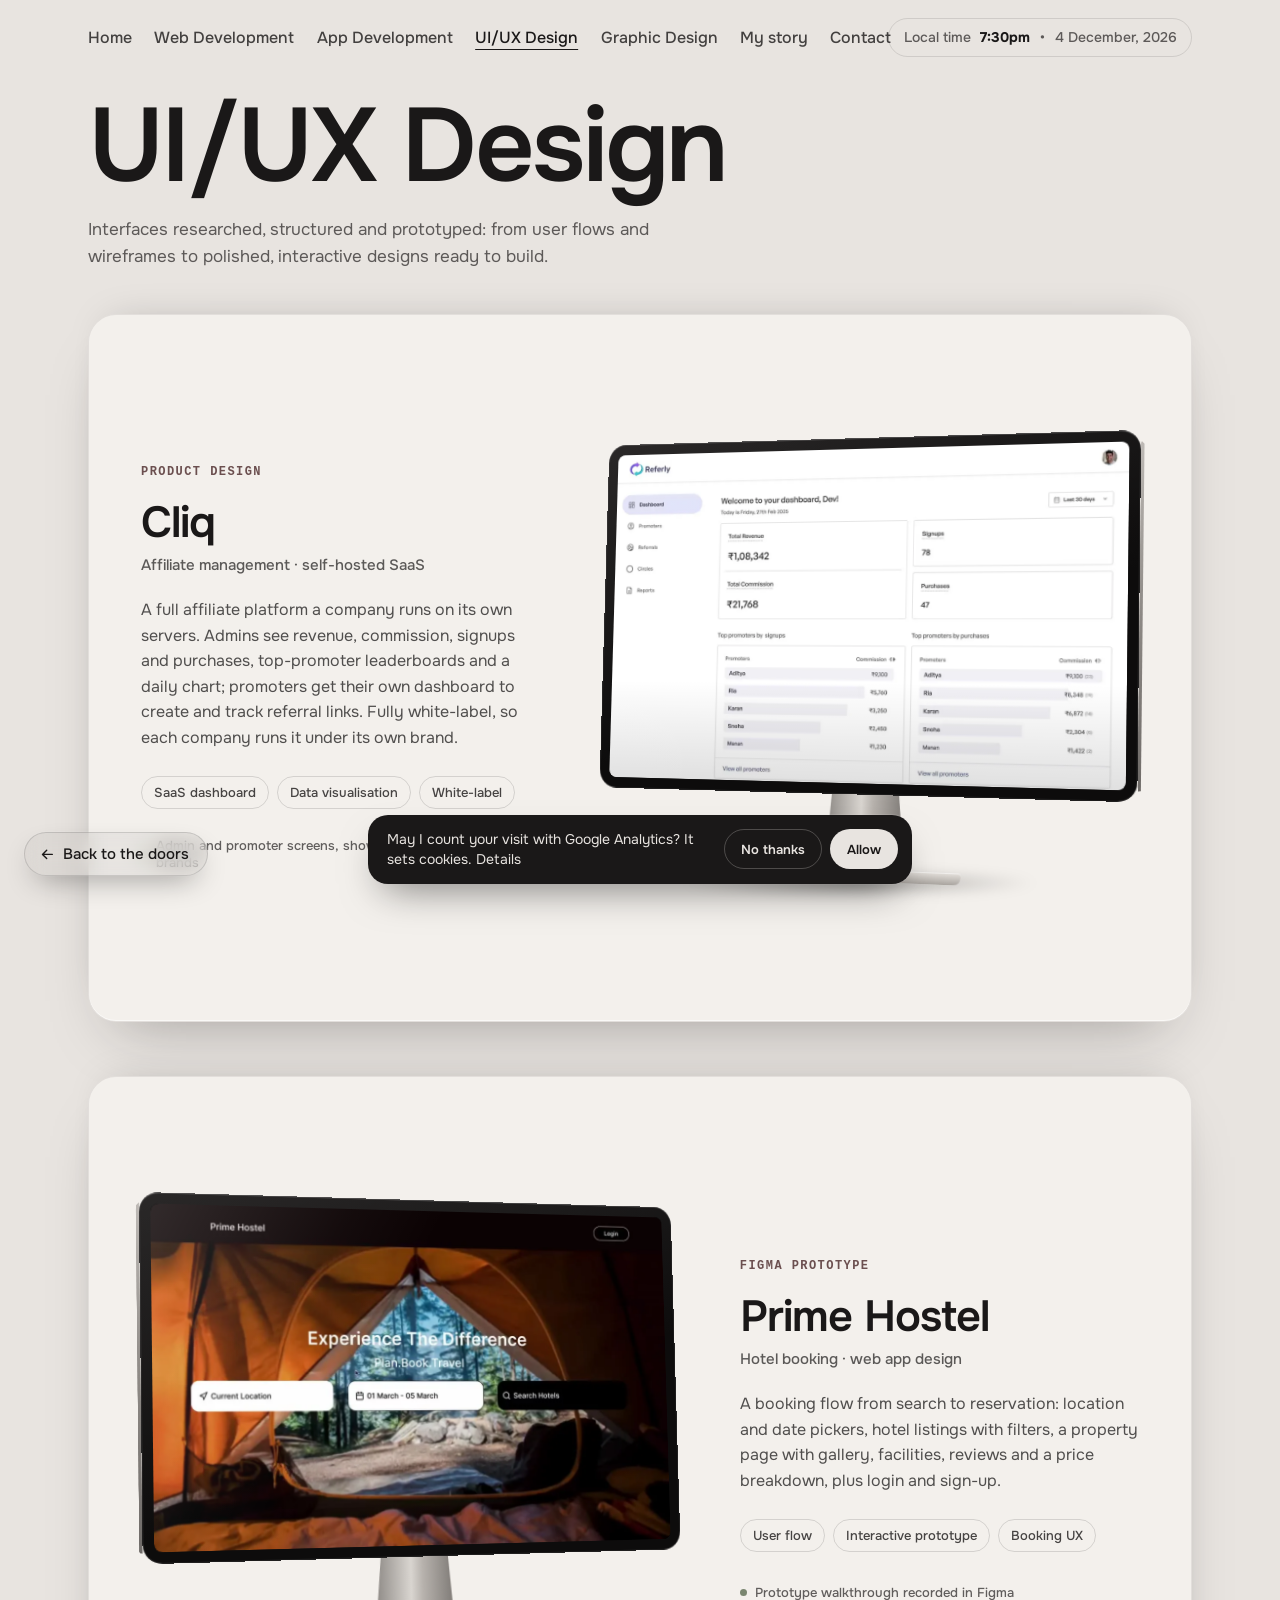
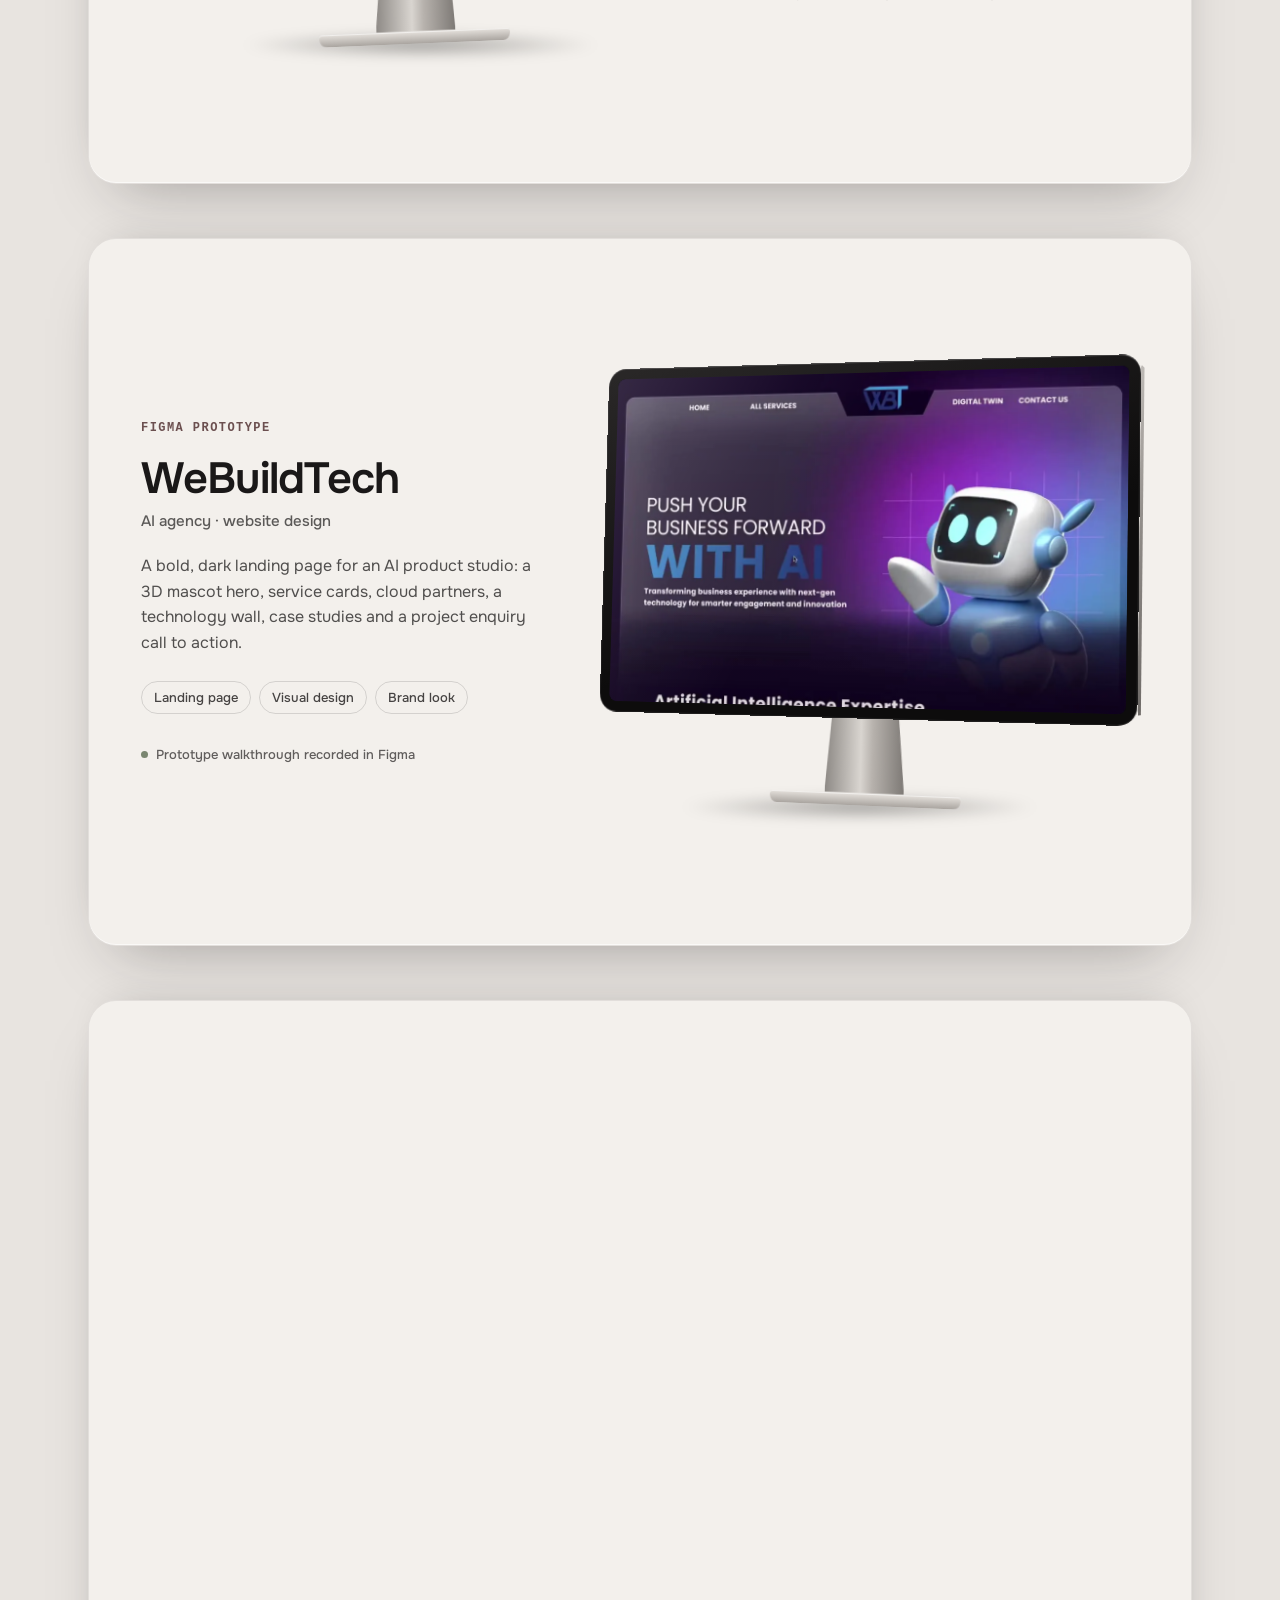
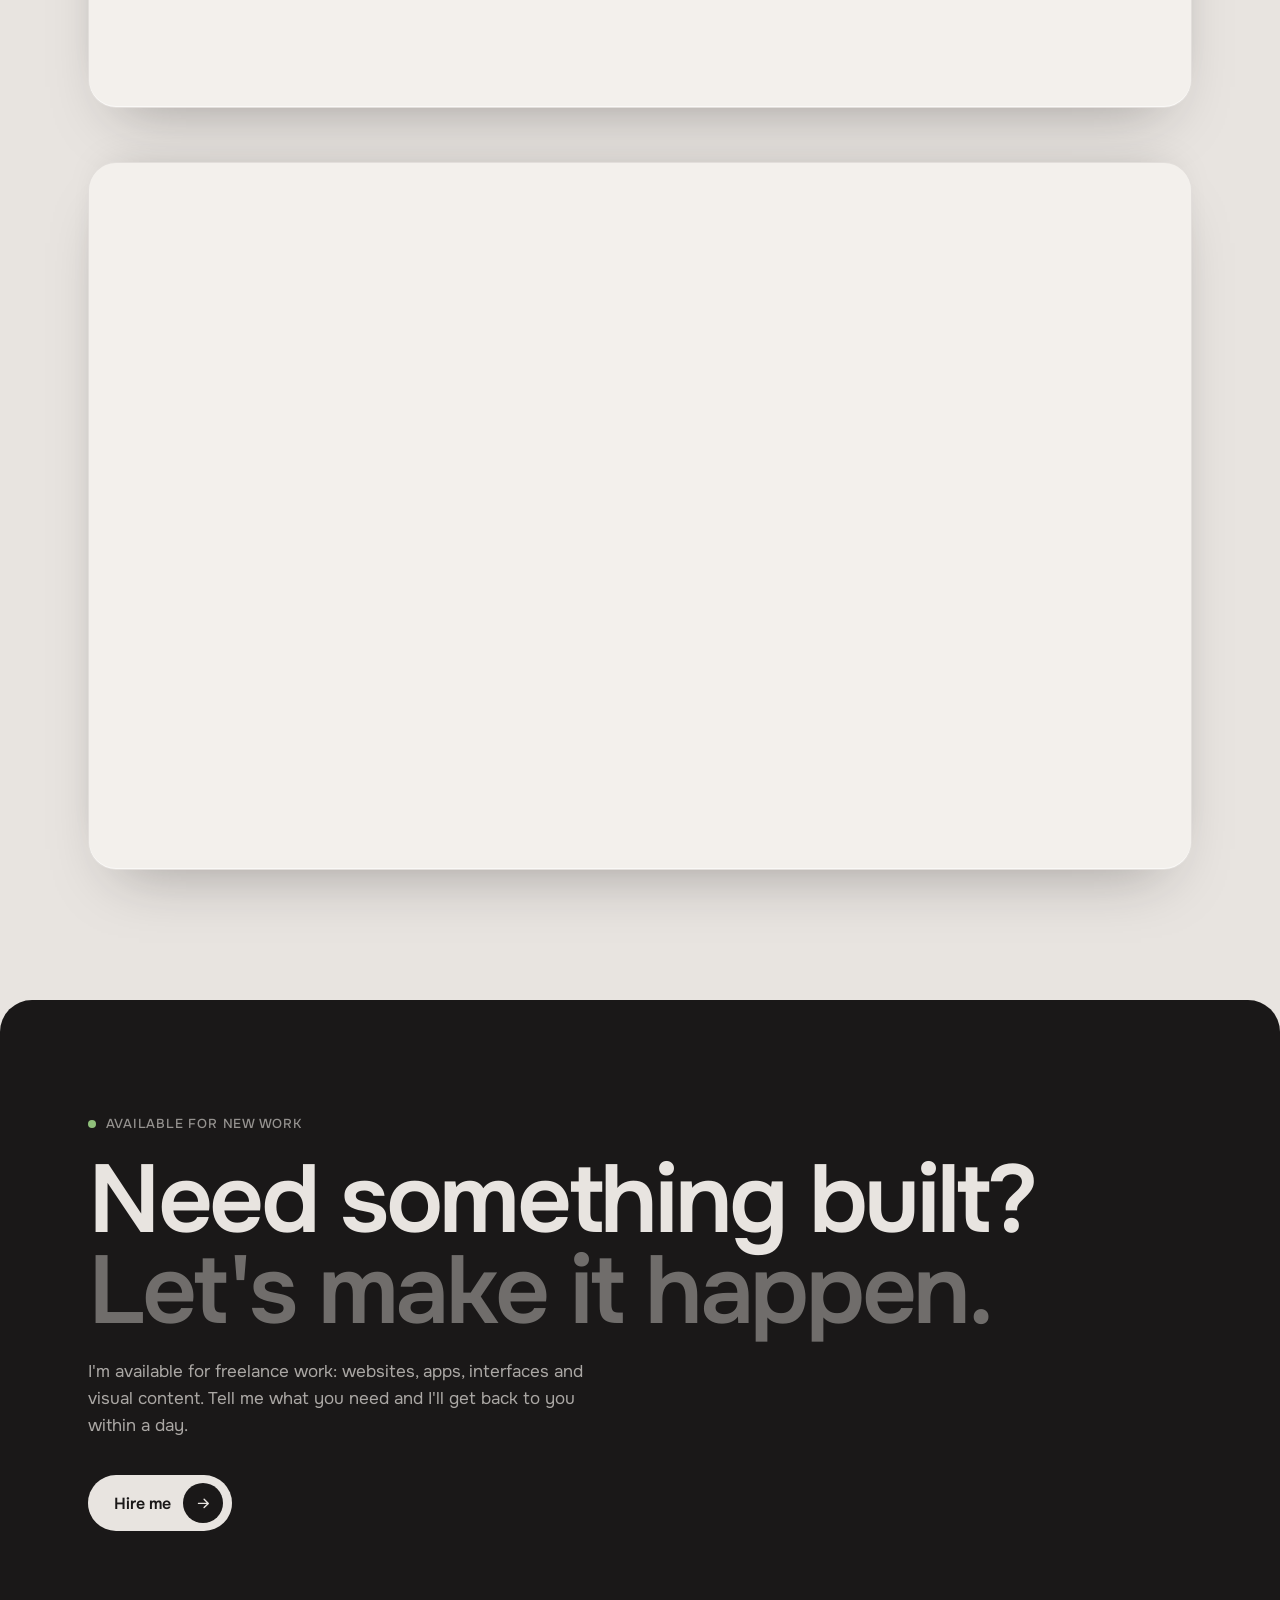
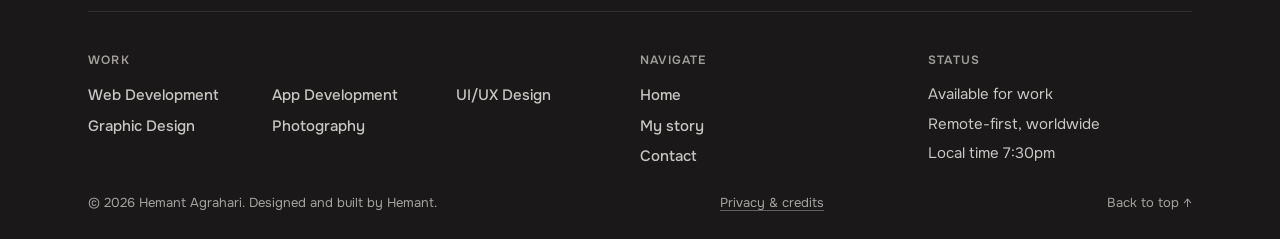
<file: ui-ux-designer/index.html>
<!DOCTYPE html>
<html lang="en">
<head>
<meta charset="UTF-8" />
<meta name="viewport" content="width=device-width, initial-scale=1.0, viewport-fit=cover" />
<title>Freelance UI/UX Designer — Hemant Agrahari</title>
<link rel="preload" href="../fonts/onest-latin.woff2" as="font" type="font/woff2" crossorigin>
<style>@font-face{font-family:'Onest';font-style:normal;font-display:swap;font-weight:100 900;src:url(../fonts/onest-latin.woff2) format('woff2');unicode-range:U+0000-00FF,U+0131,U+0152-0153,U+02BB-02BC,U+02C6,U+02DA,U+02DC,U+0304,U+0308,U+0329,U+2000-206F,U+20AC,U+2122,U+2191,U+2193,U+2212,U+2215,U+FEFF,U+FFFD}@font-face{font-family:'Onest';font-style:normal;font-display:swap;font-weight:100 900;src:url(../fonts/onest-latin-ext.woff2) format('woff2');unicode-range:U+0100-02BA,U+02BD-02C5,U+02C7-02CC,U+02CE-02D7,U+02DD-02FF,U+0304,U+0308,U+0329,U+1D00-1DBF,U+1E00-1E9F,U+1EF2-1EFF,U+2020,U+20A0-20AB,U+20AD-20C0,U+2113,U+2C60-2C7F,U+A720-A7FF}</style>

<meta name="description" content="Product and interface design for web and mobile: user flows, wireframes and polished UI. Remote UI/UX designer available to teams in the US and the UK." />
<meta name="theme-color" content="#1A1818" />
<script>if(/[?&]embed\b/.test(location.search))document.documentElement.classList.add('embed');try{if(localStorage.getItem('rishi-mode')==='dark')document.documentElement.dataset.mode='dark'}catch(e){}</script>
<style>
:root{--bg:#E8E4E0;--fg:#1A1818;--fg-rgb:26,24,24;--card:#F3F0EC;--card-line:rgba(26,24,24,.08);--accent:#6B4F4F;--room:#FBFAF8;
  --shadow:0 -1px 0 rgba(255,255,255,.6) inset,0 30px 60px -30px rgba(26,24,24,.35),0 -12px 40px -24px rgba(26,24,24,.25);
  --font:'Onest',ui-sans-serif,system-ui,-apple-system,'Segoe UI',sans-serif;color-scheme:light}
html[data-mode="dark"]{--bg:#1A1818;--fg:#E8E4E0;--fg-rgb:232,228,224;--card:#232020;--card-line:rgba(232,228,224,.08);--accent:#D9C6C6;--room:#050505;
  --shadow:0 1px 0 rgba(255,255,255,.04) inset,0 30px 60px -30px rgba(0,0,0,.8),0 -12px 40px -20px rgba(0,0,0,.7);color-scheme:dark}
*{box-sizing:border-box;margin:0;padding:0}
html{scrollbar-width:none}html::-webkit-scrollbar{display:none}
body{min-height:100vh;background:var(--bg);color:var(--fg);font-family:var(--font);-webkit-font-smoothing:antialiased;overflow-x:clip}
a{color:inherit;text-decoration:none}
:focus-visible{outline:2px solid #6B5C5C;outline-offset:3px}
.glow{position:fixed;inset:0;pointer-events:none;z-index:50;background:var(--room);animation:out .8s ease .15s forwards}
@keyframes out{to{opacity:0;visibility:hidden}}
html.embed .glow{animation:none;transition:opacity .45s ease,visibility 0s linear .45s}
html.embed.in .glow{opacity:0;visibility:hidden}
html.embed.out .glow{opacity:1;visibility:visible;transition:opacity .4s ease}

.wrap{max-width:88rem;margin:0 auto;padding:24px max(16px,env(safe-area-inset-right)) 0 max(16px,env(safe-area-inset-left))}
@media (min-width:1024px){.wrap{padding-inline:88px}}
.top{display:flex;justify-content:space-between;align-items:center;gap:12px;padding-bottom:56px}
.chip{display:inline-flex;align-items:center;height:44px;padding:0 18px;border-radius:999px;border:1px solid rgba(var(--fg-rgb),.14);font-size:14px;font-weight:500;cursor:pointer;transition:background .25s}
.chip:hover{background:rgba(var(--fg-rgb),.05)}
.lbl{font-size:12px;font-weight:500;letter-spacing:.06em;text-transform:uppercase;color:rgba(var(--fg-rgb),.5)}
.intro{display:flex;flex-direction:column;align-items:flex-start;gap:20px;padding-bottom:64px;text-align:left}
.intro h1{white-space:nowrap;font-size:clamp(34px,8.2vw,104px)}
h1{font-size:clamp(44px,7vw,84px);font-weight:600;letter-spacing:-.025em;line-height:.95}
.intro p{max-width:52ch;font-size:17px;line-height:1.55;color:rgba(var(--fg-rgb),.68)}
.intro .count{display:block;margin-top:14px;font-family:ui-monospace,'SF Mono',Menlo,Consolas,monospace;font-size:12px;font-weight:600;letter-spacing:.12em;text-transform:uppercase;color:var(--accent)}

/* ---------- stacked project cards ---------- */
.stack{position:relative;padding-bottom:12vh}
.card{position:sticky;top:calc(var(--nav-h,72px) + 16px + var(--i) * 14px);margin-bottom:6vh;border-radius:28px;background:var(--card);box-shadow:var(--shadow);
  border:1px solid var(--card-line);transform-origin:50% 0;will-change:transform;overflow:hidden}
.card__in{display:grid;gap:28px;padding:28px;min-height:min(calc(100vh - var(--nav-h,72px) - 120px),720px)}
@media (min-width:900px){
  .card__in{grid-template-columns:minmax(0,5fr) minmax(0,7fr);align-items:center;gap:40px;padding:48px 52px}
  .card.flip .card__in{grid-template-columns:minmax(0,7fr) minmax(0,5fr)}
  .card.flip .card__info{order:2}
}
.card__dim{position:absolute;inset:0;background:#000;opacity:0;pointer-events:none;border-radius:inherit}
.card__meta{display:flex;align-items:center;gap:12px;margin-bottom:22px;font-family:ui-monospace,'SF Mono',Menlo,Consolas,monospace;font-size:12px;font-weight:600;letter-spacing:.12em;text-transform:uppercase;color:var(--accent)}
.card__meta .no{color:rgba(var(--fg-rgb),.4)}
.card__meta i{width:22px;height:1px;background:currentColor;opacity:.5}
.card h2{font-size:clamp(30px,3.4vw,46px);font-weight:600;letter-spacing:-.02em;line-height:1.02;margin-bottom:10px}
.card .sub{font-size:15px;font-weight:500;color:rgba(var(--fg-rgb),.7);margin-bottom:22px}
.card .desc{font-size:16px;line-height:1.6;color:rgba(var(--fg-rgb),.75);max-width:44ch;margin-bottom:26px}
.tags{display:flex;flex-wrap:wrap;gap:8px;margin-bottom:28px}
.tags li{list-style:none;padding:7px 12px;border-radius:999px;border:1px solid rgba(var(--fg-rgb),.14);font-size:13px;font-weight:500;color:rgba(var(--fg-rgb),.8)}
.live{display:inline-flex;align-items:center;gap:10px;height:46px;padding:0 20px;border-radius:999px;background:var(--fg);color:var(--bg);font-size:14px;font-weight:600;transition:transform .3s cubic-bezier(.16,1,.3,1)}
.live:hover{transform:translateY(-2px)}
.live svg{width:16px;height:16px}
.note{display:inline-flex;align-items:center;gap:8px;font-size:13px;font-weight:500;color:rgba(var(--fg-rgb),.68)}
.note::before{content:"";width:7px;height:7px;border-radius:50%;background:#7a8670}

/* ---------- the desktop: a slightly side-on monitor ---------- */
.stage{position:relative;perspective:1900px;perspective-origin:50% 40%;padding:10px 0 28px}
.mon{position:relative;transform-style:preserve-3d;transform:rotateY(-17deg) rotateX(4deg);transition:transform 1.2s cubic-bezier(.16,1,.3,1);margin-inline:auto;width:100%;max-width:720px}
.card.flip .mon{transform:rotateY(17deg) rotateX(4deg)}
.card:hover .mon{transform:rotateY(-12deg) rotateX(3deg)}
.card.flip:hover .mon{transform:rotateY(12deg) rotateX(3deg)}
.mon__body{position:relative;transform-style:preserve-3d;--mp:clamp(5px,1.3vw,11px);padding:var(--mp);border-radius:calc(var(--mp) + 8px);background:linear-gradient(160deg,#2a2828,#0d0c0c 60%);
  box-shadow:inset 0 0 0 1px rgba(255,255,255,.08),inset 0 1px 0 rgba(255,255,255,.12)}
/* the monitor's thickness: an edge you see because it is turned */
.mon__body::before{content:"";position:absolute;top:10px;bottom:10px;right:0;width:22px;transform-origin:100% 50%;transform:rotateY(-90deg);
  background:linear-gradient(180deg,#bdb9b5,#8d8985 50%,#6f6b68);border-radius:0 6px 6px 0}
.card.flip .mon__body::before{right:auto;left:0;transform-origin:0 50%;transform:rotateY(90deg)}
.mon__screen{position:relative;aspect-ratio:16/10;border-radius:8px;overflow:hidden;background:#000;transform:translateZ(.5px)}
.mon__screen img.page{position:absolute;left:0;top:0;width:100%;height:auto;display:block;will-change:transform;
  transform:translate3d(0,0,0)}

.mon__screen video{border-radius:inherit;position:absolute;inset:0;width:100%;height:100%;object-fit:contain!important;display:block}
.mon__screen.vid{aspect-ratio:var(--ar,16/10)}
.mon__screen::after{content:"";position:absolute;inset:0;pointer-events:none;
  background:linear-gradient(118deg,rgba(255,255,255,.16) 0%,rgba(255,255,255,.04) 28%,transparent 42%),linear-gradient(0deg,rgba(0,0,0,.12),transparent 30%)}
.mon__neck{position:relative;width:15%;height:clamp(40px,7vw,78px);margin:-2px auto 0;transform:translateZ(-30px);
  background:linear-gradient(90deg,#8e8a86,#d9d5d0 45%,#b7b2ad 60%,#7e7a76);clip-path:polygon(8% 0,92% 0,100% 100%,0 100%)}
.mon__foot{width:36%;height:12px;margin:0 auto;border-radius:3px 3px 8px 8px;transform:translateZ(-30px);
  background:linear-gradient(180deg,#e5e1dc,#a9a49f);box-shadow:0 1px 0 rgba(255,255,255,.5) inset}
.stage::after{content:"";position:absolute;left:18%;right:18%;bottom:14px;height:26px;border-radius:50%;
  background:radial-gradient(closest-side,rgba(0,0,0,.35),transparent);filter:blur(6px);z-index:-1}
html[data-mode="dark"] .stage::after{background:radial-gradient(closest-side,rgba(0,0,0,.8),transparent)}

/* arriving */
.card .card__info>*,.card .stage{transition:opacity .8s ease,transform 1s cubic-bezier(.16,1,.3,1)}
.card:not(.seen) .card__info>*{opacity:0;transform:translateY(18px)}
.card:not(.seen) .stage{opacity:0;transform:translateX(40px)}
@media (max-width:899.98px){.card:not(.seen) .stage,.card.flip:not(.seen) .stage{transform:translateY(20px)}}
.card.flip:not(.seen) .stage{transform:translateX(-40px)}
.card .card__info>*:nth-child(2){transition-delay:.05s}.card .card__info>*:nth-child(3){transition-delay:.1s}
.card .card__info>*:nth-child(4){transition-delay:.15s}.card .card__info>*:nth-child(5){transition-delay:.2s}.card .card__info>*:nth-child(6){transition-delay:.25s}

.outro{padding:10vh 0 14vh;text-align:center}
.outro p{font-size:15px;color:rgba(var(--fg-rgb),.55);margin-bottom:18px}

@media (max-width:899.98px){
  .card{top:calc(var(--nav-h,64px) + 10px + var(--i) * 10px);border-radius:22px}
  /* phones: each card fits one screen, desktop on top, the essentials below */
  .card__in{padding:16px 18px 20px;min-height:auto;gap:4px;max-height:calc(100svh - var(--nav-h,64px) - 40px)}
  .stage{order:-1;padding:4px 6% 18px}
  .mon__neck{height:30px}
  .card__meta{margin-bottom:8px;font-size:11px}
  .card h2{font-size:26px;margin-bottom:4px}
  .card .sub{font-size:13px;margin-bottom:10px}
  .card .desc{font-size:14px;line-height:1.5;margin-bottom:14px;display:-webkit-box;-webkit-line-clamp:3;-webkit-box-orient:vertical;overflow:hidden}
  .tags{display:none}
  .live{height:44px;padding:0 18px;font-size:13px}
  .mon,.card.flip .mon{transform:rotateY(-10deg) rotateX(3deg)}
  .card.flip .mon__body::before{right:0;left:auto;transform-origin:100% 50%;transform:rotateY(-90deg)}
}
@media (prefers-reduced-motion:reduce){
  .glow{display:none}
  .card .card__info>*,.card .stage{transition:none;opacity:1!important;transform:none!important}
}

.rn{position:sticky;top:0;z-index:40;transition:background .35s ease,box-shadow .35s ease}
.rn{background:var(--bg)}
.rn.stuck{box-shadow:0 1px 0 rgba(var(--fg-rgb),.1)}
.rn__in{max-width:88rem;margin:0 auto;display:flex;align-items:center;justify-content:space-between;gap:1.5rem;padding:1.1rem max(16px,env(safe-area-inset-right)) 1.1rem max(16px,env(safe-area-inset-left));transition:padding .35s ease}
.rn.stuck .rn__in{padding-block:.8rem}
@media (min-width:1024px){.rn__in{padding-inline:88px}}
.rn nav ul{display:none;list-style:none;margin:0;padding:0;gap:1.4rem;white-space:nowrap}
.rn nav button{padding:0;border:0;background:none;color:var(--fg);font:inherit;font-size:1rem;font-weight:500;opacity:.8;cursor:pointer;transition:opacity .2s}
.rn nav button:hover,.rn nav button[aria-current]{opacity:1}
.rn nav button[aria-current]{text-decoration:underline;text-underline-offset:.35em;text-decoration-thickness:1px}
.rn__clock{display:flex;align-items:center;gap:.6rem;padding:.6rem .9rem;border-radius:999px;border:1px solid rgba(var(--fg-rgb),.12);font-size:.875rem;font-weight:500;white-space:nowrap}
.rn__clock span{color:rgba(var(--fg-rgb),.68)}
.rn__menu{display:inline-flex;align-items:center;justify-content:center;gap:.5rem;height:2.75rem;padding:0 1.05rem 0 .95rem;font:500 .9375rem/1 'Onest',ui-sans-serif,system-ui,-apple-system,'Segoe UI',sans-serif;border-radius:999px;border:1px solid rgba(var(--fg-rgb),.12);background:none;color:var(--fg);cursor:pointer}
.rn__menu svg{width:1.1rem;height:1.1rem}
/* ---------- the menu, full screen, on small screens ---------- */
.rn__panel{position:fixed;inset:0;z-index:110;display:flex;flex-direction:column;
  padding:max(1rem,env(safe-area-inset-top)) max(1.25rem,env(safe-area-inset-right)) max(1.5rem,env(safe-area-inset-bottom)) max(1.25rem,env(safe-area-inset-left));
  background:var(--bg);color:var(--fg);visibility:hidden;opacity:0;
  transition:opacity .4s cubic-bezier(.4,0,.2,1),visibility 0s linear .4s}
.rn.open .rn__panel{visibility:visible;opacity:1;transition-delay:0s}
/* a wash of colour sweeps up behind the items as it opens */
.rn__panel::before{content:"";position:absolute;inset:0;pointer-events:none;
  background:radial-gradient(70% 55% at 12% 100%,rgba(164,85,44,.2),transparent 70%),
             radial-gradient(60% 50% at 95% 4%,rgba(196,176,176,.18),transparent 72%);
  opacity:0;transform:translateY(12%) scale(1.08);transition:opacity .6s ease,transform .9s cubic-bezier(.16,1,.3,1)}
.rn.open .rn__panel::before{opacity:1;transform:none}
.rn__phead{position:relative;z-index:1;display:flex;align-items:center;justify-content:space-between;min-height:2.75rem;margin-bottom:auto}
.rn__plbl{font:600 .75rem/1 'Onest',ui-sans-serif,system-ui,sans-serif;letter-spacing:.16em;text-transform:uppercase;color:rgba(var(--fg-rgb),.5)}
.rn__pclose{display:inline-flex;align-items:center;justify-content:center;width:2.75rem;height:2.75rem;border-radius:999px;
  border:1px solid rgba(var(--fg-rgb),.14);background:none;color:var(--fg);cursor:pointer;transition:background .25s,transform .35s cubic-bezier(.16,1,.3,1)}
.rn__pclose:hover{background:rgba(var(--fg-rgb),.08);transform:rotate(90deg)}
.rn__pclose svg{width:1.15rem;height:1.15rem}
.rn__plist{position:relative;z-index:1;display:flex;flex-direction:column;justify-content:center;gap:.1rem;padding-block:2rem}
/* each line rises into place, one after the other */
.rn__plist button{position:relative;display:flex;align-items:baseline;gap:.85rem;width:100%;padding:.45rem 0;border:0;background:none;color:var(--fg);
  font:600 clamp(2rem,9.5vw,2.9rem)/1.06 'Onest',ui-sans-serif,system-ui,sans-serif;letter-spacing:-.03em;text-align:left;cursor:pointer;
  opacity:0;transform:translateY(1.1rem);transition:opacity .5s ease,transform .66s cubic-bezier(.16,1,.3,1),color .25s ease}
.rn.open .rn__plist button{opacity:1;transform:none;transition-delay:calc(var(--i,0) * 55ms + 90ms)}
.rn__plist button::before{content:counter(rnc,decimal-leading-zero);counter-increment:rnc;
  font:600 .8125rem/1 ui-monospace,'SF Mono',Menlo,Consolas,monospace;letter-spacing:.1em;color:rgba(var(--fg-rgb),.38);transition:color .25s}
.rn__plist{counter-reset:rnc}
.rn__plist button[aria-current]{color:var(--fg)}
.rn__plist button[aria-current]::before{color:#A4552C}
@media (hover:hover){.rn__plist button:hover{color:#A4552C}.rn__plist button:hover::before{color:#A4552C}}
.rn__pfoot{position:relative;z-index:1;margin-top:auto;padding-top:1.25rem;border-top:1px solid rgba(var(--fg-rgb),.1);
  font:500 .8125rem/1.4 'Onest',ui-sans-serif,system-ui,sans-serif;color:rgba(var(--fg-rgb),.55);
  opacity:0;transform:translateY(.6rem);transition:opacity .5s ease .34s,transform .6s cubic-bezier(.16,1,.3,1) .34s}
.rn.open .rn__pfoot{opacity:1;transform:none}
html.rn-lock,html.rn-lock body{overflow:hidden}
@media (prefers-reduced-motion:reduce){
  .rn__panel,.rn__panel::before,.rn__plist button,.rn__pfoot{transition-duration:.01ms!important;transform:none!important}}

/* ---------- where things sit in the bar ---------- */
/* wide: the full nav shows, and "back" floats in the bottom-left corner instead of taking bar space */
@media (min-width:1200px){
  .rn nav ul{display:flex}
  .rn__menu,.rn__panel{display:none!important}
  .backd{position:fixed;left:max(1.5rem,env(safe-area-inset-left));bottom:max(1.5rem,calc(env(safe-area-inset-bottom) + 1rem));top:auto;z-index:60;
    height:3rem;padding:0 1.25rem 0 1rem;border-color:transparent;
    background:var(--bd-float,rgba(26,24,24,.9));color:var(--bd-floatfg,#E8E4E0);
    -webkit-backdrop-filter:blur(10px);backdrop-filter:blur(10px);
    box-shadow:0 12px 30px -12px rgba(0,0,0,.45),0 0 0 1px rgba(255,255,255,.08)}
  .backd span{display:inline}
  .backd:hover{background:var(--bd-float,rgba(26,24,24,1));border-color:transparent}
}
html[data-mode="dark"] .backd{--bd-float:rgba(232,228,224,.92);--bd-floatfg:#1A1818}
/* narrow: back on the left, menu on the right, no clock */
@media (max-width:1199.98px){
  .rn__in{justify-content:space-between}
  .rn nav{display:none}
  .rn__clock{display:none}
  .rn__menu{order:99;margin-left:auto}
  .backd{order:-2}
}

/* ---------- footer ---------- */
/* the footer slides up over the last 32px of the section above, so its rounded corners show that
   section's real background (gradients and glows included) instead of a flat patch of colour */
.sfw{position:relative;z-index:2;background:transparent;margin-top:-32px}
.sfw--dark .sf{box-shadow:inset 0 1px 0 rgba(232,228,224,.12)}
.sf{--sf-bg:#1A1818;--sf-fg:#E8E4E0;--sf-rgb:232,228,224;--sf-acc:#C4B0B0;position:relative;z-index:2;background:var(--sf-bg);color:var(--sf-fg);
  border-radius:2rem 2rem 0 0;overflow:hidden;font-family:'Onest',ui-sans-serif,system-ui,-apple-system,'Segoe UI',sans-serif}
html[data-mode="dark"] .sf{--sf-bg:#0F0E0E;box-shadow:inset 0 1px 0 rgba(232,228,224,.1)}
.sf__in{max-width:88rem;margin:0 auto;padding:5.5rem 1.25rem 1.5rem}
@media (min-width:1024px){.sf__in{padding:7rem 5.5rem 1.75rem}}
html,body{overscroll-behavior-y:none}
html{background:#1A1818}html[data-mode="dark"]{background:#0F0E0E}
body{margin:0}
.sf{margin-bottom:0}
.sf__eye{display:inline-flex;align-items:center;gap:.6rem;font-size:.8125rem;font-weight:500;letter-spacing:.06em;text-transform:uppercase;color:rgba(var(--sf-rgb),.6)}
.sf__eye i{width:.5rem;height:.5rem;border-radius:50%;background:#8FBF7A;box-shadow:0 0 0 0 rgba(143,191,122,.6);animation:sfPulse 2.2s ease-out infinite}
@keyframes sfPulse{70%{box-shadow:0 0 0 .55rem rgba(143,191,122,0)}100%{box-shadow:0 0 0 0 rgba(143,191,122,0)}}
.sf__h{margin:1.4rem 0 1.25rem;font-size:clamp(2.75rem,7.5vw,6.5rem);font-weight:600;line-height:.95;letter-spacing:-.035em}
.sf__h span{display:block;color:rgba(var(--sf-rgb),.42)}
.sf__p{max-width:46ch;font-size:1.0625rem;line-height:1.6;color:rgba(var(--sf-rgb),.7)}
.sf__cta{display:flex;flex-wrap:wrap;gap:.75rem;margin-top:2.25rem}
.sf__btn{display:inline-flex;align-items:center;gap:.8rem;height:3.5rem;padding:0 .55rem 0 1.6rem;border:0;border-radius:999px;background:var(--sf-fg);color:var(--sf-bg);
  font:inherit;font-size:1rem;font-weight:600;cursor:pointer;transition:transform .35s cubic-bezier(.16,1,.3,1)}
.sf__btn b{display:grid;place-items:center;width:2.5rem;height:2.5rem;border-radius:50%;background:var(--sf-bg);color:var(--sf-fg)}
.sf__btn svg{width:1.05rem;height:1.05rem;transition:transform .35s cubic-bezier(.16,1,.3,1)}
.sf__btn:hover{transform:translateY(-2px)}.sf__btn:hover svg{transform:translateX(3px)}
.sf__ghost{display:inline-flex;align-items:center;height:3.5rem;padding:0 1.5rem;border-radius:999px;border:1px solid rgba(var(--sf-rgb),.2);background:none;color:var(--sf-fg);
  font:inherit;font-size:1rem;font-weight:500;cursor:pointer;transition:background .25s}
.sf__ghost:hover{background:rgba(var(--sf-rgb),.07)}
.sf__cols{display:grid;grid-template-columns:repeat(2,minmax(0,1fr));gap:2.25rem 1.5rem;margin-top:5rem;padding-top:2.5rem;border-top:1px solid rgba(var(--sf-rgb),.12)}
@media (min-width:768px){.sf__cols{grid-template-columns:2fr 1fr 1fr}}
.sf__cols h3{margin-bottom:1rem;font-size:.75rem;font-weight:600;letter-spacing:.1em;text-transform:uppercase;color:rgba(var(--sf-rgb),.66)}
.sf__cols ul{list-style:none;margin:0;padding:0;display:flex;flex-direction:column;gap:.6rem}
@media (pointer:coarse),(max-width:767.98px){.sf__cols ul{gap:0}.sf__cols button,.sf__cols a,.sf__bot button{min-height:44px;min-width:44px;display:inline-flex;align-items:center}.sf__cols li.st{min-height:32px;display:flex;align-items:center}}
.sf__cols button,.sf__cols a{padding:0;border:0;background:none;color:rgba(var(--sf-rgb),.85);font:inherit;font-size:.9375rem;font-weight:500;cursor:pointer;text-align:left;text-decoration:none;transition:color .2s}
.sf__cols button:hover,.sf__cols a:hover{color:#fff}
.sf__cols li.st{font-size:.9375rem;color:rgba(var(--sf-rgb),.85)}
.sf__cols .work{display:grid;grid-template-columns:repeat(auto-fill,minmax(10rem,1fr));gap:.6rem 1.5rem}
.sf__in{position:relative;z-index:1}
/* the name runs the full width of the footer, edge to edge, behind the links and the bottom line */
.sf__word{position:absolute;left:0;right:0;bottom:0;z-index:0;margin:0;padding:0 1.2vw;font-size:var(--wf,15vw);font-weight:700;line-height:.74;letter-spacing:-.055em;
  color:rgba(var(--sf-rgb),.17);user-select:none;pointer-events:none;white-space:nowrap;text-align:center;transform:translateY(.05em)}
.sf__word span{display:inline-block}
.sf__word .short{display:none}
@media (max-width:767.98px){.sf__word .full{display:none}.sf__word .short{display:inline-block}}

.sf__bot{display:flex;flex-wrap:wrap;justify-content:space-between;gap:.75rem;margin-top:1.75rem;font-size:.8125rem;color:rgba(var(--sf-rgb),.68)}
.sf__bot button{padding:0;border:0;background:none;color:inherit;font:inherit;cursor:pointer}.sf__bot button:hover{color:var(--sf-fg)}
.sf__legal a{color:inherit;text-decoration:underline;text-underline-offset:.2em;text-decoration-color:rgba(var(--sf-rgb),.35)}.sf__legal a:hover{color:var(--sf-fg)}
@media (pointer:coarse),(max-width:767.98px){.sf__legal a{min-height:44px;display:inline-flex;align-items:center}}
@media (prefers-reduced-motion:reduce){.sf__eye i{animation:none}}
/* ---------- floating back-to-top ---------- */
.totop{--tt-bg:#1A1818;--tt-fg:#E8E4E0;--tt-ring:232,228,224;position:fixed;right:max(1.25rem,env(safe-area-inset-right));bottom:max(1.25rem,env(safe-area-inset-bottom));z-index:60;
  display:grid;place-items:center;width:3.25rem;height:3.25rem;padding:0;border:0;border-radius:50%;background:var(--tt-bg);color:var(--tt-fg);cursor:pointer;
  box-shadow:0 10px 30px -10px rgba(0,0,0,.45),0 0 0 1px rgba(var(--tt-ring),.14);
  opacity:0;visibility:hidden;transform:translateY(.75rem) scale(.9);
  transition:opacity .35s ease,visibility 0s linear .35s,transform .45s cubic-bezier(.16,1,.3,1),background .3s ease,color .3s ease,box-shadow .3s ease}
.totop.show{opacity:1;visibility:visible;transform:none;transition-delay:0s}
.totop[data-on="dark"]{--tt-bg:#E8E4E0;--tt-fg:#1A1818;--tt-ring:26,24,24}
.totop svg.ar{width:1.15rem;height:1.15rem;transition:transform .4s cubic-bezier(.16,1,.3,1)}
.totop svg.ring{position:absolute;inset:0;width:100%;height:100%;transform:rotate(-90deg);pointer-events:none}
.totop .ring circle{fill:none;stroke:currentColor;stroke-width:2;opacity:.85;stroke-dasharray:var(--len);stroke-dashoffset:calc(var(--len) * (1 - var(--p,0)));transition:stroke-dashoffset .12s linear}
.totop .lbl{position:absolute;right:calc(100% + .6rem);top:50%;padding:.4rem .75rem;border-radius:999px;background:var(--tt-bg);color:var(--tt-fg);font:500 .8125rem/1 'Onest',ui-sans-serif,system-ui,sans-serif;
  white-space:nowrap;pointer-events:none;opacity:0;transform:translate(.4rem,-50%);transition:opacity .25s ease,transform .35s cubic-bezier(.16,1,.3,1);box-shadow:0 0 0 1px rgba(var(--tt-ring),.14)}
@media (hover:hover){.totop:hover{transform:translateY(-3px)}.totop:hover svg.ar{transform:translateY(-3px)}.totop:hover .lbl{opacity:1;transform:translate(0,-50%)}}
.totop:focus-visible{outline:2px solid #C4B0B0;outline-offset:3px}
@media (max-width:767.98px){.totop{width:3rem;height:3rem}}
@media (prefers-reduced-motion:reduce){.totop,.totop svg.ar{transition:opacity .2s ease,visibility 0s linear .2s}}

.skel{position:relative}
.skel::after{content:"";position:absolute;inset:0;z-index:6;pointer-events:none;border-radius:inherit;opacity:1;
  background:linear-gradient(100deg,#E2DDD8 30%,#F1EDE9 50%,#E2DDD8 70%);background-size:220% 100%;animation:skel 1.25s linear infinite}
html[data-mode="dark"] .skel::after{background-image:linear-gradient(100deg,#231F1F 30%,#2F2A2A 50%,#231F1F 70%)}
@keyframes skel{from{background-position:120% 0}to{background-position:-100% 0}}
/* a recording that is still buffering: a light sweep over its poster until it plays */
.skel-buf{position:relative}
.skel-buf::before{content:"";position:absolute;inset:0;z-index:6;pointer-events:none;border-radius:inherit;
  background:linear-gradient(100deg,transparent 30%,rgba(255,255,255,.22) 50%,transparent 70%);background-size:220% 100%;animation:skel 1.25s linear infinite}
@media (prefers-reduced-motion:reduce){.skel::after{animation:none}}

/* "Back to the doors" sits in the room's sticky header: it stays on screen the whole
   time you are inside a room, but it is part of the bar rather than floating over the page,
   so it never covers anything you are reading. */
.backd{order:-2;flex:none;display:inline-flex;align-items:center;gap:.5rem;height:2.75rem;padding:0 1.1rem 0 .85rem;
  border:1px solid rgba(var(--fg-rgb),.14);border-radius:999px;background:rgba(var(--fg-rgb),.05);color:var(--fg);
  font:500 .9375rem/1 'Onest',ui-sans-serif,system-ui,-apple-system,'Segoe UI',sans-serif;text-decoration:none;cursor:pointer;white-space:nowrap;
  opacity:0;transform:translateX(-.5rem);transition:opacity .35s ease,transform .45s cubic-bezier(.16,1,.3,1),background .25s ease,border-color .25s ease}
.backd.show{opacity:1;transform:none}
.backd svg{width:1.05rem;height:1.05rem;transition:transform .35s cubic-bezier(.16,1,.3,1)}
@media (hover:hover){.backd:hover{background:rgba(var(--fg-rgb),.1);border-color:rgba(var(--fg-rgb),.26)}.backd:hover svg{transform:translateX(-3px)}}
.backd:focus-visible{outline:2px solid #C4B0B0;outline-offset:3px}
/* phones keep the words on both pills; on the very narrowest screens they just get a little smaller */
@media (max-width:359.98px){.backd,.rn__menu{font-size:.8125rem}.backd{padding:0 .85rem 0 .7rem}.rn__menu{padding:0 .85rem}}
/* the leftover top row above each room's title, and the gap under the intro */
.top{display:none!important}
.intro{padding-bottom:clamp(28px,4vw,44px)!important}
.rn__in{min-width:0}
.rn nav{min-width:0}
</style>
<link rel="canonical" href="https://hemant-agrahari.netlify.app/ui-ux-designer/" />
<meta name="robots" content="index,follow,max-image-preview:large,max-snippet:-1,max-video-preview:-1" />
<meta name="author" content="Hemant Agrahari" />
<link rel="icon" href="/favicon.ico" sizes="48x48" />
<link rel="icon" type="image/png" href="/icon-192.png" sizes="192x192" />
<link rel="apple-touch-icon" href="/apple-touch-icon.png" />
<meta property="og:type" content="website" />
<meta property="og:site_name" content="Hemant Agrahari" />
<meta property="og:locale" content="en_US" />
<meta property="og:url" content="https://hemant-agrahari.netlify.app/ui-ux-designer/" />
<meta property="og:title" content="Freelance UI/UX Designer — Hemant Agrahari" />
<meta property="og:description" content="Product and interface design for web and mobile: user flows, wireframes and polished UI. Remote UI/UX designer available to teams in the US and the UK." />
<meta property="og:image" content="https://hemant-agrahari.netlify.app/og.jpg" />
<meta property="og:image:secure_url" content="https://hemant-agrahari.netlify.app/og.jpg" />
<meta property="og:image:type" content="image/jpeg" />
<meta property="og:image:width" content="1200" />
<meta property="og:image:height" content="630" />
<meta property="og:image:alt" content="Hemant Agrahari&#39;s portfolio" />
<meta name="twitter:card" content="summary_large_image" />
<meta name="twitter:title" content="Freelance UI/UX Designer — Hemant Agrahari" />
<meta name="twitter:description" content="Product and interface design for web and mobile: user flows, wireframes and polished UI. Remote UI/UX designer available to teams in the US and the UK." />
<meta name="twitter:image" content="https://hemant-agrahari.netlify.app/og.jpg" />
<script type="application/ld+json">{"@context":"https://schema.org","@graph":[{"@type":"Person","@id":"https://hemant-agrahari.netlify.app/#hemant","name":"Hemant Agrahari","url":"https://hemant-agrahari.netlify.app","jobTitle":"Freelance Developer, Designer and Photographer","image":"https://hemant-agrahari.netlify.app/og.jpg","description":"Freelance web and iOS developer, UI/UX designer, graphic designer and photographer working remotely with clients worldwide.","knowsAbout":["Web development","iOS app development","UI/UX design","Graphic design","Brand identity","Photography"],"address":{"@type":"PostalAddress","addressCountry":"IN"},"knowsLanguage":["en"],"worksFor":{"@id":"https://hemant-agrahari.netlify.app/#org"}},{"@type":"Organization","@id":"https://hemant-agrahari.netlify.app/#org","name":"Hemant Agrahari — Design & Development","alternateName":"Hemant Agrahari","url":"https://hemant-agrahari.netlify.app","image":"https://hemant-agrahari.netlify.app/og.jpg","logo":{"@type":"ImageObject","url":"https://hemant-agrahari.netlify.app/icon-512.png","width":512,"height":512},"founder":{"@id":"https://hemant-agrahari.netlify.app/#hemant"},"email":"hemantkagrahari@gmail.com","contactPoint":{"@type":"ContactPoint","contactType":"sales","email":"hemantkagrahari@gmail.com","availableLanguage":"en","areaServed":["US","GB","CA","AU"]},"description":"Freelance web development, iOS app development, UI/UX design and graphic design, delivered remotely.","areaServed":[{"@type":"Country","name":"United States"},{"@type":"Country","name":"United Kingdom"},{"@type":"Country","name":"Canada"},{"@type":"Country","name":"Australia"},"Worldwide"],"hasOfferCatalog":{"@type":"OfferCatalog","name":"Services","itemListElement":[{"@type":"Offer","itemOffered":{"@type":"Service","name":"Web development","description":"Websites and web applications designed and built end to end."}},{"@type":"Offer","itemOffered":{"@type":"Service","name":"iOS app development","description":"Native iOS apps and games, from first sketch to the App Store."}},{"@type":"Offer","itemOffered":{"@type":"Service","name":"UI/UX design","description":"Product and interface design: user flows, wireframes and finished UI."}},{"@type":"Offer","itemOffered":{"@type":"Service","name":"Graphic design","description":"Brand identity, social media creatives, posters and logos."}},{"@type":"Offer","itemOffered":{"@type":"Service","name":"Photography","description":"Portrait, event and street photography."}}]}},{"@type":"WebSite","@id":"https://hemant-agrahari.netlify.app/#site","url":"https://hemant-agrahari.netlify.app","name":"Hemant Agrahari — Portfolio","publisher":{"@id":"https://hemant-agrahari.netlify.app/#hemant"},"inLanguage":"en"},{"@type":"BreadcrumbList","itemListElement":[{"@type":"ListItem","position":1,"name":"Home","item":"https://hemant-agrahari.netlify.app/"},{"@type":"ListItem","position":2,"name":"Freelance UI/UX Designer","item":"https://hemant-agrahari.netlify.app/ui-ux-designer/"}]}]}</script>
<meta name="google-site-verification" content="dB3k2roAkI1S8861shwLsjVKNyl1q-TjchYYJWrG-18" /></head>
<body>
<div class="glow" aria-hidden="true"></div>
<header class="rn" id="rn">
  <div class="rn__in">
    <nav aria-label="Primary"><ul><li><button data-nav="home">Home</button></li><li><button data-nav="door:0">Web Development</button></li><li><button data-nav="door:1">App Development</button></li><li><button data-nav="door:2" aria-current=page>UI/UX Design</button></li><li><button data-nav="door:3">Graphic Design</button></li><li><button data-nav="about">My story</button></li><li><button data-nav="contact">Contact</button></li></ul></nav>
    <div class="rn__clock" aria-label="Local time"><span>Local time</span><b data-ftime>—</b><span class="d">•</span><span class="d" data-fdate></span></div>
    <button class="rn__menu" id="rnMenu" aria-expanded="false" aria-controls="rnPanel"><svg aria-hidden="true" focusable="false" viewBox="0 0 24 24" fill="none" stroke="currentColor" stroke-width="2" stroke-linecap="round"><path d="M4 6h16M4 12h16M4 18h16"/></svg><span>Menu</span></button>
  </div>
  <div class="rn__panel" id="rnPanel" role="dialog" aria-modal="true" aria-label="Menu">
    <div class="rn__phead">
      <span class="rn__plbl">Menu</span>
      <button class="rn__pclose" id="rnClose" aria-label="Close menu"><svg aria-hidden="true" focusable="false" viewBox="0 0 24 24" fill="none" stroke="currentColor" stroke-width="2" stroke-linecap="round"><path d="M18 6 6 18M6 6l12 12"/></svg></button>
    </div>
    <div class="rn__plist"><button data-nav="home">Home</button><button data-nav="door:0">Web Development</button><button data-nav="door:1">App Development</button><button data-nav="door:2" aria-current=page>UI/UX Design</button><button data-nav="door:3">Graphic Design</button><button data-nav="about">My story</button><button data-nav="contact">Contact</button></div>
    <p class="rn__pfoot">Hemant Agrahari — available for new work<br>Replies within 5 hours</p>
  </div>
</header>

<main class="wrap">
  <div class="top"><a class="chip" href="../#works">← Back to the doors</a></div>
  <section class="intro">
    <h1>UI/UX Design</h1>
    <div><p>Interfaces researched, structured and prototyped: from user flows and wireframes to polished, interactive designs ready to build.</p></div>
  </section>
  <section class="stack" id="stack" aria-label="Projects"><!--pre-->
  <article class="card" style="--i:0" aria-labelledby="p0">
    <div class="card__in">
      <div class="card__info">
        <p class="card__meta"><span>Product design</span></p>
        <h2 id="p0">Cliq</h2>
        <p class="sub">Affiliate management · self-hosted SaaS</p>
        <p class="desc">A full affiliate platform a company runs on its own servers. Admins see revenue, commission, signups and purchases, top-promoter leaderboards and a daily chart; promoters get their own dashboard to create and track referral links. Fully white-label, so each company runs it under its own brand.</p>
        <ul class="tags"><li>SaaS dashboard</li><li>Data visualisation</li><li>White-label</li></ul>
        <span class="note">Admin and promoter screens, shown under three client brands</span>
      </div>
      <div class="stage" aria-hidden="true">
        <div class="mon"><div class="mon__body"><div class="mon__screen vid" style="--ar:1280 / 800">
          <video muted loop playsinline preload="metadata" poster="ux-cliq.webp" src="ux-cliq.mp4" style="background:#fff;object-fit:cover"></video>
        </div></div><div class="mon__neck"></div><div class="mon__foot"></div></div>
      </div>
    </div>
    <div class="card__dim"></div>
  </article>
  <article class="card flip" style="--i:1" aria-labelledby="p1">
    <div class="card__in">
      <div class="card__info">
        <p class="card__meta"><span>Figma prototype</span></p>
        <h2 id="p1">Prime Hostel</h2>
        <p class="sub">Hotel booking · web app design</p>
        <p class="desc">A booking flow from search to reservation: location and date pickers, hotel listings with filters, a property page with gallery, facilities, reviews and a price breakdown, plus login and sign-up.</p>
        <ul class="tags"><li>User flow</li><li>Interactive prototype</li><li>Booking UX</li></ul>
        <span class="note">Prototype walkthrough recorded in Figma</span>
      </div>
      <div class="stage" aria-hidden="true">
        <div class="mon"><div class="mon__body"><div class="mon__screen vid" style="--ar:1280 / 800">
          <video muted loop playsinline preload="metadata" poster="ux-1.webp" src="ux-1.mp4" style="background:#000;object-fit:cover"></video>
        </div></div><div class="mon__neck"></div><div class="mon__foot"></div></div>
      </div>
    </div>
    <div class="card__dim"></div>
  </article>
  <article class="card" style="--i:2" aria-labelledby="p2">
    <div class="card__in">
      <div class="card__info">
        <p class="card__meta"><span>Figma prototype</span></p>
        <h2 id="p2">WeBuildTech</h2>
        <p class="sub">AI agency · website design</p>
        <p class="desc">A bold, dark landing page for an AI product studio: a 3D mascot hero, service cards, cloud partners, a technology wall, case studies and a project enquiry call to action.</p>
        <ul class="tags"><li>Landing page</li><li>Visual design</li><li>Brand look</li></ul>
        <span class="note">Prototype walkthrough recorded in Figma</span>
      </div>
      <div class="stage" aria-hidden="true">
        <div class="mon"><div class="mon__body"><div class="mon__screen vid" style="--ar:1280 / 800">
          <video muted loop playsinline preload="metadata" poster="ux-2.webp" src="ux-2.mp4" style="background:#12082a;object-fit:cover"></video>
        </div></div><div class="mon__neck"></div><div class="mon__foot"></div></div>
      </div>
    </div>
    <div class="card__dim"></div>
  </article>
  <article class="card flip" style="--i:3" aria-labelledby="p3">
    <div class="card__in">
      <div class="card__info">
        <p class="card__meta"><span>Figma prototype</span></p>
        <h2 id="p3">Jordan One Take 4</h2>
        <p class="sub">Product page · e-commerce concept</p>
        <p class="desc">A product page concept where each colourway flies in with smart-animate transitions, with oversized type, colour swatches, size select and add to cart.</p>
        <ul class="tags"><li>E-commerce</li><li>Smart animate</li><li>Product showcase</li></ul>
        <span class="note">Prototype walkthrough recorded in Figma</span>
      </div>
      <div class="stage" aria-hidden="true">
        <div class="mon"><div class="mon__body"><div class="mon__screen vid" style="--ar:1280 / 800">
          <video muted loop playsinline preload="metadata" poster="ux-3.webp" src="ux-3.mp4" style="background:#fff;object-fit:cover"></video>
        </div></div><div class="mon__neck"></div><div class="mon__foot"></div></div>
      </div>
    </div>
    <div class="card__dim"></div>
  </article>
  <article class="card" style="--i:4" aria-labelledby="p4">
    <div class="card__in">
      <div class="card__info">
        <p class="card__meta"><span>Quicko · Live</span></p>
        <h2 id="p4">P&amp;L Page for Zerodha</h2>
        <p class="sub">Designed and shipped · pnl.page</p>
        <p class="desc">Designed end to end: the dark trading-terminal look, a clear hero with the product shown in context, and the sections that explain P&amp;L, tax reports and accrual summaries.</p>
        <ul class="tags"><li>UI design</li><li>Design to build</li><li>Live product</li></ul>
        <a class="live" href="https://pnl.page/brokers/zerodha" target="_blank" rel="noopener noreferrer">Visit live site <svg aria-hidden="true" focusable="false" viewBox="0 0 24 24" fill="none" stroke="currentColor" stroke-width="2" stroke-linecap="round" stroke-linejoin="round"><path d="M7 17 17 7M8 7h9v9"/></svg></a>
      </div>
      <div class="stage" aria-hidden="true">
        <div class="mon"><div class="mon__body"><div class="mon__screen">
          <img class="page" src="ux-pnl.webp" alt="P&amp;L Page for Zerodha: full-page screenshot" decoding="async" loading="lazy">
        </div></div><div class="mon__neck"></div><div class="mon__foot"></div></div>
      </div>
    </div>
    <div class="card__dim"></div>
  </article><!--/pre--></section>
</main>
<div class="sfw">
<footer class="sf" id="contact-footer" aria-labelledby="sfTitle">
  <div class="sf__in">
    <p class="sf__eye"><i></i>Available for new work</p>
    <h2 class="sf__h" id="sfTitle">Need something built?<span>Let's make it happen.</span></h2>
    <p class="sf__p">I'm available for freelance work: websites, apps, interfaces and visual content. Tell me what you need and I'll get back to you within a day.</p>
    <div class="sf__cta">
      <button class="sf__btn" data-nav="contact">Hire me <b><svg viewBox="0 0 24 24" fill="none" stroke="currentColor" stroke-width="2" stroke-linecap="round" stroke-linejoin="round" aria-hidden="true"><path d="M5 12h14M13 6l6 6-6 6"/></svg></b></button>
      
    </div>
    <div class="sf__cols">
      <div><h3>Work</h3><ul class="work"><li><a href="../web-developer/" data-nav="door:0">Web Development</a></li><li><a href="../app-developer/" data-nav="door:1">App Development</a></li><li><a href="../ui-ux-designer/" data-nav="door:2">UI/UX Design</a></li><li><a href="../graphic-designer/" data-nav="door:3">Graphic Design</a></li><li><a href="../photographer/" data-nav="door:4">Photography</a></li></ul></div>
      <div><h3>Navigate</h3><ul><li><a href="../" data-nav="home">Home</a></li><li><a href="../#about" data-nav="about">My story</a></li><li><button data-nav="contact">Contact</button></li></ul></div>
      <div><h3>Status</h3><ul><li class="st">Available for work</li><li class="st">Remote-first, worldwide</li><li class="st">Local time <span data-ftime>—</span></li></ul></div>
    </div>
    <div class="sf__bot"><span>© <span data-fyear>2026</span> Hemant Agrahari. Designed and built by Hemant.</span><span class="sf__legal"><a href="../legal/" target="_top">Privacy &amp; credits</a></span><button data-nav="top">Back to top ↑</button></div>
  </div>
</footer>
</div>
<button class="totop" data-nav="top" aria-label="Back to top"><svg class="ring" viewBox="0 0 52 52" aria-hidden="true"><circle cx="26" cy="26" r="24"/></svg><svg class="ar" viewBox="0 0 24 24" fill="none" stroke="currentColor" stroke-width="2" stroke-linecap="round" stroke-linejoin="round" aria-hidden="true"><path d="M12 19V5M6 11l6-6 6 6"/></svg><span class="lbl">Back to top</span></button>

<script>
const PROJECTS = [{"kind": "Product design", "title": "Cliq", "sub": "Affiliate management · self-hosted SaaS", "desc": "A full affiliate platform a company runs on its own servers. Admins see revenue, commission, signups and purchases, top-promoter leaderboards and a daily chart; promoters get their own dashboard to create and track referral links. Fully white-label, so each company runs it under its own brand.", "tags": ["SaaS dashboard", "Data visualisation", "White-label"], "video": "ux-cliq.mp4", "ar": "1280 / 800", "poster": "ux-cliq.webp", "bg": "#fff", "fit": "cover", "note": "Admin and promoter screens, shown under three client brands"}, {"kind": "Figma prototype", "title": "Prime Hostel", "sub": "Hotel booking · web app design", "desc": "A booking flow from search to reservation: location and date pickers, hotel listings with filters, a property page with gallery, facilities, reviews and a price breakdown, plus login and sign-up.", "tags": ["User flow", "Interactive prototype", "Booking UX"], "video": "ux-1.mp4", "ar": "1280 / 800", "poster": "ux-1.webp", "bg": "#000", "fit": "cover", "note": "Prototype walkthrough recorded in Figma"}, {"kind": "Figma prototype", "title": "WeBuildTech", "sub": "AI agency · website design", "desc": "A bold, dark landing page for an AI product studio: a 3D mascot hero, service cards, cloud partners, a technology wall, case studies and a project enquiry call to action.", "tags": ["Landing page", "Visual design", "Brand look"], "video": "ux-2.mp4", "ar": "1280 / 800", "poster": "ux-2.webp", "bg": "#12082a", "fit": "cover", "note": "Prototype walkthrough recorded in Figma"}, {"kind": "Figma prototype", "title": "Jordan One Take 4", "sub": "Product page · e-commerce concept", "desc": "A product page concept where each colourway flies in with smart-animate transitions, with oversized type, colour swatches, size select and add to cart.", "tags": ["E-commerce", "Smart animate", "Product showcase"], "video": "ux-3.mp4", "ar": "1280 / 800", "poster": "ux-3.webp", "bg": "#fff", "fit": "cover", "note": "Prototype walkthrough recorded in Figma"}, {"kind": "Quicko · Live", "title": "P&L Page for Zerodha", "sub": "Designed and shipped · pnl.page", "desc": "Designed end to end: the dark trading-terminal look, a clear hero with the product shown in context, and the sections that explain P&L, tax reports and accrual summaries.", "tags": ["UI design", "Design to build", "Live product"], "url": "https://pnl.page/brokers/zerodha", "shot": "ux-pnl.webp"}];
const ARROW = '<svg aria-hidden="true" focusable="false" viewBox="0 0 24 24" fill="none" stroke="currentColor" stroke-width="2" stroke-linecap="round" stroke-linejoin="round"><path d="M7 17 17 7M8 7h9v9"/></svg>';
const esc = s => String(s).replace(/[&<>"]/g, c => ({ '&': '&amp;', '<': '&lt;', '>': '&gt;', '"': '&quot;' }[c]));
const stack = document.getElementById('stack');
if (!stack.firstElementChild) stack.innerHTML = PROJECTS.map((p, i) => `
  <article class="card${i % 2 ? ' flip' : ''}" style="--i:${i}" aria-labelledby="p${i}">
    <div class="card__in">
      <div class="card__info">
        <p class="card__meta"><span>${esc(p.kind)}</span></p>
        <h2 id="p${i}">${esc(p.title)}</h2>
        <p class="sub">${esc(p.sub)}</p>
        <p class="desc">${esc(p.desc)}</p>
        <ul class="tags">${p.tags.map(t => `<li>${esc(t)}</li>`).join('')}</ul>
        ${p.url ? `<a class="live" href="${esc(p.url)}" target="_blank" rel="noopener noreferrer">Visit live site ${ARROW}</a>` : `<span class="note">${esc(p.note || 'Screen recording of the build')}</span>`}
      </div>
      <div class="stage" aria-hidden="true">
        <div class="mon"><div class="mon__body"><div class="mon__screen${p.ar ? ' vid' : ''}"${p.ar ? ` style="--ar:${p.ar}"` : ''}>
          ${p.video ? `<video muted loop playsinline preload="metadata" poster="${p.poster}" src="${p.video}" style="background:${p.bg || '#000'};object-fit:${p.fit || 'contain'}"></video>`
                    : `<img class="page" src="${p.shot}" alt="${esc(p.title)}: full-page screenshot" decoding="async" loading="${i < 1 ? 'eager' : 'lazy'}">`}
        </div></div><div class="mon__neck"></div><div class="mon__foot"></div></div>
      </div>
    </div>
    <div class="card__dim"></div>
  </article>`).join('');

const cards = [...stack.querySelectorAll('.card')];
// a recording's screen takes the recording's own shape, so nothing is cropped or letterboxed
cards.forEach(c => { const v = c.querySelector('video'); if (!v) return; const scr = v.parentElement; scr.classList.add('vid');
  const set = () => { if (v.videoWidth) scr.style.setProperty('--ar', v.videoWidth + ' / ' + v.videoHeight); };
  if (v.readyState >= 1) set(); else v.addEventListener('loadedmetadata', set, { once: true }); });
// each live page scrolls itself top to bottom and back on its screen
const reduced = matchMedia('(prefers-reduced-motion: reduce)').matches;
// inside the home page the room is loaded early, out of sight: nothing plays until you have walked in and it has faded up
window.__live = !document.documentElement.classList.contains('embed');
window.__restartAll = () => {};
const SPEED = 230, REST = 1100;           // screen pixels a second, pause at each end (ms)
const shots = cards.map(c => {
  const img = c.querySelector('img.page'), scr = c.querySelector('.mon__screen'); if (!img) return null;
  const s = { c, img, scr, pos: 0, dist: 0, dir: 1, wait: REST, held: false };
  const measure = () => { s.dist = Math.max(0, img.offsetHeight - scr.clientHeight); s.pos = Math.min(s.pos, s.dist); paint(s); };
  if (img.complete && img.naturalWidth) measure(); else img.addEventListener('load', measure, { once: true });
  s.measure = measure;
  return s;
}).filter(Boolean);
function paint(s){ s.img.style.transform = `translate3d(0,${-s.pos.toFixed(1)}px,0)`; }
addEventListener('resize', () => shots.forEach(s => s.measure()));
// once a screen has been completely out of sight (scrolled away, or fully covered by the card stacked over it),
// it starts again from the top of its page the next time it shows
const screens = cards.map(c => ({ c, scr: c.querySelector('.mon__screen'), hidden: true, s: shots.find(x => x.c === c), v: c.querySelector('video') }));
function restart(o){
  if (o.s){ o.s.pos = 0; o.s.dir = 1; o.s.wait = REST; paint(o.s); }
  if (o.v){ try { o.v.currentTime = 0; } catch (err) {} }
}
function checkHidden(){
  screens.forEach((o, i) => {
    const r = o.scr.getBoundingClientRect();
    let hidden = r.bottom <= 0 || r.top >= innerHeight;
    if (!hidden) for (let k = i + 1; k < cards.length; k++){ const n = cards[k].getBoundingClientRect(); if (n.top <= r.top + 1 && n.bottom >= r.bottom - 1){ hidden = true; break; } }
    if (hidden && !o.hidden) restart(o);
    o.hidden = hidden;
    if (o.v){ if (hidden) o.v.pause(); else if (o.c.classList.contains('on') && window.__live) o.v.play().catch(() => {}); }
    if (o.s) o.s.covered = hidden;
  });
}
window.__restartAll = () => { screens.forEach(o => { restart(o); if (o.v) o.v.pause(); }); };
addEventListener('scroll', checkHidden, { passive: true }); addEventListener('resize', checkHidden);
let lastT = 0;
function run(t){
  if (!window.__live){ lastT = t; requestAnimationFrame(run); return; }
  const dt = Math.min(64, t - (lastT || t)); lastT = t;
  if (!reduced) for (const s of shots){
    if (s.held || s.covered || !s.c.classList.contains('on') || !s.dist) continue;
    if (s.wait > 0){ s.wait -= dt; continue; }
    const left = s.dir > 0 ? s.dist - s.pos : s.pos;
    const ease = Math.min(1, .3 + left / 160) * Math.min(1, .35 + (s.dist - left) / 160);   // eases in and out at each end
    s.pos += s.dir * SPEED * ease * dt / 1000;
    if (s.pos >= s.dist){ s.pos = s.dist; s.dir = -1; s.wait = REST; }
    else if (s.pos <= 0){ s.pos = 0; s.dir = 1; s.wait = REST; }
    paint(s);
  }
  requestAnimationFrame(run);
}
requestAnimationFrame(run);
checkHidden();
// play only what's on screen
const io = new IntersectionObserver(es => es.forEach(e => {
  const c = e.target; c.classList.toggle('on', e.isIntersecting);
  if (e.isIntersecting) c.classList.add('seen');
  const v = c.querySelector('video'); if (v){ if (e.isIntersecting && window.__live) v.play().catch(() => {}); else v.pause(); }
}), { threshold: .25 });
cards.forEach(c => io.observe(c));
// stacking: as the next card slides over, the one beneath settles back a little
let ticking = false;
function stackFx(){
  ticking = false;
  cards.forEach((c, i) => {
    const next = cards[i + 1]; let p = 0;
    if (next){ const top = parseFloat(getComputedStyle(c).top), h = c.offsetHeight; p = Math.min(1, Math.max(0, (top + h - next.getBoundingClientRect().top) / h)); }
    c.style.transform = p ? `scale(${(1 - p * .06).toFixed(4)})` : '';
    c.lastElementChild.style.opacity = (p * .28).toFixed(3);
  });
}
if (!reduced){ addEventListener('scroll', () => { if (!ticking){ ticking = true; requestAnimationFrame(stackFx); } }, { passive: true }); stackFx(); }
</script>
<script>
(() => {
  const root = document.documentElement, EMBED = root.classList.contains('embed');
  if (!EMBED) return;
  const back = [...document.querySelectorAll('a[href="../#works"]')];
  back.forEach(b => b.addEventListener('click', e => { e.preventDefault(); parent.postMessage({ wall: 'close' }, location.origin === 'null' ? '*' : location.origin); }));
  addEventListener('keydown', e => { if (e.key === 'Escape') parent.postMessage({ wall: 'close' }, location.origin === 'null' ? '*' : location.origin); });
  addEventListener('message', e => {
    if (e.source !== parent) return;                      // only the home page holding this room may steer it
    const m = e.data || {};
    if (m.wall === 'enter'){ root.classList.remove('out'); scrollTo(0, 0); window.__restartAll(); requestAnimationFrame(() => root.classList.add('in'));
      clearTimeout(window.__liveT); window.__liveT = setTimeout(() => { window.__live = true; checkHidden(); dispatchEvent(new Event('scroll')); }, 650); }
    if (m.wall === 'exit'){ clearTimeout(window.__liveT); window.__live = false; root.classList.add('out'); root.classList.remove('in'); document.querySelectorAll('video').forEach(v => v.pause()); }
    if (m.wall === 'reset'){ root.classList.remove('out', 'in'); }
    if (m.wall === 'mode'){ if (m.mode === 'dark') root.dataset.mode = 'dark'; else delete root.dataset.mode; }
  });
})();
</script>

<script>
// press F for full screen (again, or Esc, to leave); ignored while typing
(() => {
  const typing = e => { const t = e.target; return t && (t.isContentEditable || /^(INPUT|TEXTAREA|SELECT)$/.test(t.tagName)); };
  const toggle = () => {
    const d = document, el = d.documentElement;
    if (d.fullscreenElement || d.webkitFullscreenElement) (d.exitFullscreen || d.webkitExitFullscreen).call(d);
    else (el.requestFullscreen || el.webkitRequestFullscreen)?.call(el)?.catch?.(() => {});
  };
  addEventListener('keydown', e => {
    if ((e.key !== 'f' && e.key !== 'F') || e.metaKey || e.ctrlKey || e.altKey || typing(e)) return;
    e.preventDefault();
    if (window.top !== window) { try { parent.postMessage({ wall: 'fullscreen' }, location.origin === 'null' ? '*' : location.origin); } catch (_) {} return; }
    toggle();
  });
  if (window.top === window) addEventListener('message', e => {
    // only one of this page's own frames can ask for full screen
    if (!e.data || e.data.wall !== 'fullscreen' || ![...document.querySelectorAll('iframe')].some(f => f.contentWindow === e.source)) return;
    toggle();
  });
})();
</script>

<script>
(() => {
  // every image and recording starts on a shimmering placeholder, which lifts as soon as it has something to show
  const done = el => el.parentElement && el.parentElement.classList.remove('skel');
  const watch = el => {
    const box = el.parentElement; if (!box || box.dataset.sk || el.closest('.app')) return; box.dataset.sk = 1;   // small app icons load instantly: no placeholder
    if (el.tagName === 'IMG'){
      if (el.complete && el.naturalWidth) return;
      box.classList.add('skel');
      el.addEventListener('load', () => done(el), { once: true }); el.addEventListener('error', () => done(el), { once: true });
    } else {
      // whenever it has to wait for more of the recording, the shimmer comes back over the poster
      el.addEventListener('waiting', () => box.classList.add('skel-buf'));
      ['playing', 'canplay', 'pause', 'error'].forEach(ev => el.addEventListener(ev, () => box.classList.remove('skel-buf')));
      if (el.readyState >= 2) return;
      box.classList.add('skel');
      el.addEventListener('loadeddata', () => done(el), { once: true });
      if (el.poster){ const im = new Image(); im.onload = () => done(el); im.src = el.poster; }
    }
  };
  const scan = () => document.querySelectorAll('main img, main video').forEach(watch);
  scan(); new MutationObserver(scan).observe(document.body, { childList: true, subtree: true });
})();
</script>

<script>
(() => {
  const M = ['Jan','Feb','Mar','Apr','May','Jun','Jul','Aug','Sep','Oct','Nov','Dec'];
  const tick = () => { const d = new Date(), h = d.getHours();
    document.querySelectorAll('[data-ftime]').forEach(e => e.textContent = `${h % 12 || 12}:${String(d.getMinutes()).padStart(2, '0')}${h < 12 ? 'am' : 'pm'}`);
    document.querySelectorAll('[data-fyear]').forEach(e => e.textContent = d.getFullYear()); };
  tick(); setInterval(tick, 20000);
  // size the footer name so it spans the full width with only a sliver of margin
  const fit = () => document.querySelectorAll('.sf').forEach(f => {
    const w = f.querySelector('.sf__word'); if (!w) return;
    const span = [...w.children].find(s => getComputedStyle(s).display !== 'none'); if (!span) return;
    w.style.setProperty('--wf', '100px');
    const k = (f.clientWidth * .955) / span.getBoundingClientRect().width;
    f.style.setProperty('--wf', (100 * k).toFixed(2) + 'px'); w.style.removeProperty('--wf');
  });
  fit(); addEventListener('resize', fit); document.fonts?.ready.then(fit);
  // the footer's rounded corners show whatever sits directly above it: find that section's colour and paint it behind them
  const sfw = document.querySelector('.sfw');
  const above = () => {
    if (!sfw) return;
    const solid = e => { const c = getComputedStyle(e).backgroundColor; const m = c.match(/[\d.]+/g); return m && !(m.length > 3 && +m[3] < .05) ? c : ''; };
    let col = '', e = sfw.previousElementSibling;
    while (e){ if (e.getBoundingClientRect().width >= innerWidth * .9){ const c = solid(e); if (c) col = c; } e = e.lastElementChild; }
    const bg = col || solid(document.body) || getComputedStyle(document.documentElement).backgroundColor;
    sfw.style.setProperty('--above', bg);
    // a dark section above: a hairline keeps the footer reading as its own section
    const m = (bg.match(/[\d.]+/g) || [255, 255, 255]).map(Number);
    sfw.classList.toggle('sfw--dark', (.2126 * m[0] + .7152 * m[1] + .0722 * m[2]) / 255 < .25);
  };
  above(); addEventListener('load', above); addEventListener('resize', above);
  new MutationObserver(above).observe(document.documentElement, { attributes: true, attributeFilter: ['data-mode'] });
  // floating back-to-top: appears after the first screen, shows scroll progress, flips colour over dark backgrounds
  const tt = document.querySelector('.totop');
  if (tt) {
    const c = tt.querySelector('.ring circle'); tt.style.setProperty('--len', (2 * Math.PI * 24).toFixed(2));
    const lum = el => { for (let e = el; e && e !== document.documentElement; e = e.parentElement) {
        const m = getComputedStyle(e).backgroundColor.match(/[\d.]+/g); if (!m) continue;
        if (m.length > 3 && +m[3] < .5) continue; return (.2126 * m[0] + .7152 * m[1] + .0722 * m[2]) / 255; }
      const m = getComputedStyle(document.body).backgroundColor.match(/[\d.]+/g) || [255,255,255];
      return (m.length > 3 && +m[3] < .5) ? (document.documentElement.dataset.mode === 'dark' ? 0 : 1) : (.2126 * m[0] + .7152 * m[1] + .0722 * m[2]) / 255; };
    let raf = 0;
    const upd = () => { raf = 0;
      const max = document.documentElement.scrollHeight - innerHeight, y = scrollY;
      const bot = document.querySelector('.sf__bot');  // the footer has its own 'Back to top', so step aside once it's on screen
      tt.classList.toggle('show', y > innerHeight * .9 && !(bot && bot.getBoundingClientRect().top < innerHeight - 8));
      tt.style.setProperty('--p', max > 0 ? Math.min(1, y / max).toFixed(4) : 0);
      const r = tt.getBoundingClientRect();
      tt.style.pointerEvents = 'none';
      const under = document.elementFromPoint(r.left + r.width / 2, r.top + r.height / 2);
      tt.style.pointerEvents = '';
      if (under) tt.dataset.on = lum(under) < .45 ? 'dark' : 'light'; };
    const q = () => { if (!raf) raf = requestAnimationFrame(upd); };
    addEventListener('scroll', q, { passive: true }); addEventListener('resize', q);
    new MutationObserver(q).observe(document.documentElement, { attributes: true, attributeFilter: ['data-mode', 'class'] });
    upd();
  }
})();
</script>

<script>
// "Back to the doors" stays on screen in the corner the whole time you're inside a room
(() => {
  const top = document.querySelector('.top .chip'); if (!top) return;
  const bar = document.querySelector('.rn__in'); if (!bar) return;
  const b = document.createElement('a');
  b.className = 'backd'; b.href = top.getAttribute('href'); b.setAttribute('aria-label', 'Back to the doors');
  b.innerHTML = '<svg viewBox="0 0 24 24" fill="none" stroke="currentColor" stroke-width="2" stroke-linecap="round" stroke-linejoin="round" aria-hidden="true"><path d="M19 12H5M11 6l-6 6 6 6"/></svg><span>Back to the doors</span>';
  b.addEventListener('click', e => { e.preventDefault(); top.click(); });     // same exit as the link at the top
  bar.insertBefore(b, bar.firstChild);                                        // first thing in the sticky bar, on the left
  top.style.visibility = 'hidden'; top.tabIndex = -1;                      // the pill in the bar takes its place, so there is one way back, always on screen
  requestAnimationFrame(() => b.classList.add('show'));
})();
</script>

<script>
(() => {
  const root = document.documentElement, EMBED = root.classList.contains('embed');
  const HOME = '../#works'.replace(/#works$/, '');
  const SLUGS = ["web-developer", "app-developer", "ui-ux-designer", "graphic-designer", "photographer"];
  const go = to => {
    if (to === 'top'){ scrollTo({ top: 0, behavior: 'smooth' }); return; }
    if (EMBED){ parent.postMessage({ wall: 'go', to }, location.origin === 'null' ? '*' : location.origin); return; }
    if (to === 'home') location.href = HOME;
    else if (to === 'about') location.href = HOME + '#about';
    else if (to === 'contact') location.href = HOME + '#contact';
    else if (to.startsWith('door:')) location.href = HOME + '#' + SLUGS[+to.slice(5)];
  };
  document.addEventListener('click', e => {
    const b = e.target.closest('[data-nav]'); if (!b) return;
    if (b.tagName === 'A' && (e.metaKey || e.ctrlKey || e.shiftKey || e.altKey || e.button)) return;   // new tab: let the link do it
    e.preventDefault(); rn.classList.remove('open'); menu.setAttribute('aria-expanded', 'false');
    const to = b.dataset.nav;
    if (b.hasAttribute('aria-current')){ scrollTo({ top: 0, behavior: 'smooth' }); return; }
    go(to);
  });
  const rn = document.getElementById('rn'), menu = document.getElementById('rnMenu');
  const panel = document.getElementById('rnPanel'), pclose = document.getElementById('rnClose');
  // each line in the menu knows its place, so they rise in one after another
  panel.querySelectorAll('.rn__plist button').forEach((b, i) => b.style.setProperty('--i', i));
  const setMenu = o => {
    rn.classList.toggle('open', o);
    menu.setAttribute('aria-expanded', o);
    root.classList.toggle('rn-lock', o);                 // the page behind stops scrolling
    if (o) setTimeout(() => pclose.focus(), 60); else menu.focus();
  };
  menu.addEventListener('click', () => setMenu(!rn.classList.contains('open')));
  pclose.addEventListener('click', () => setMenu(false));
  addEventListener('keydown', e => {
    if (!rn.classList.contains('open')) return;
    if (e.key === 'Escape'){ setMenu(false); return; }
    if (e.key !== 'Tab') return;                          // the keyboard stays inside the open menu
    const f = [...panel.querySelectorAll('button')].filter(n => n.offsetWidth || n.offsetHeight);
    if (!f.length) return;
    const first = f[0], last = f[f.length - 1];
    if (!panel.contains(document.activeElement)){ e.preventDefault(); first.focus(); }
    else if (e.shiftKey && document.activeElement === first){ e.preventDefault(); last.focus(); }
    else if (!e.shiftKey && document.activeElement === last){ e.preventDefault(); first.focus(); }
  });
  panel.addEventListener('click', e => { if (e.target.closest('button[data-nav]')) setMenu(false); });
  matchMedia('(min-width:1200px)').addEventListener('change', e => { if (e.matches) setMenu(false); });
  const upd = () => rn.classList.toggle('stuck', scrollY > 10); addEventListener('scroll', upd, { passive: true }); upd();
  // content that sticks (the project cards) parks below the navbar, never behind it
  const navH = () => { root.style.setProperty('--nav-h', rn.offsetHeight + 'px'); root.style.setProperty('--rn-h', rn.offsetHeight + 'px'); };
  navH(); addEventListener('resize', navH); new ResizeObserver(navH).observe(rn);
  const M = ['January','February','March','April','May','June','July','August','September','October','November','December'];
  const d = new Date(), short = matchMedia('(max-width: 767.98px)').matches; document.querySelectorAll('[data-fdate]').forEach(e => e.textContent = short ? `${d.getDate()} ${M[d.getMonth()].slice(0, 3)}` : `${d.getDate()} ${M[d.getMonth()]}, ${d.getFullYear()}`);
})();
</script>

<style>
.ck{position:fixed;left:50%;bottom:max(1rem,env(safe-area-inset-bottom));z-index:90;transform:translateX(-50%);width:min(34rem,calc(100% - 2rem));
  display:flex;align-items:center;gap:1rem;padding:.9rem .9rem .9rem 1.2rem;border-radius:1.25rem;background:#1A1818;color:#E8E4E0;
  box-shadow:0 18px 40px -16px rgba(0,0,0,.55),0 0 0 1px rgba(232,228,224,.12);font:400 .875rem/1.45 'Onest',ui-sans-serif,system-ui,sans-serif}
.ck[hidden]{display:none}
.ck p{margin:0;flex:1}.ck a{color:inherit}
.ck div{display:flex;gap:.5rem;flex:none}
.ck button{height:2.5rem;padding:0 1rem;border-radius:999px;border:1px solid rgba(232,228,224,.25);background:none;color:inherit;font:inherit;font-size:.8125rem;font-weight:600;line-height:1;cursor:pointer}
.ck button[data-ck="yes"]{background:#E8E4E0;color:#1A1818;border-color:transparent}
@media (max-width:539.98px){.ck{flex-direction:column;align-items:stretch}.ck div button{flex:1}}
</style>
<div class="ck" id="ck" role="region" aria-label="Analytics choice" hidden><p>May I count your visit with Google Analytics? It sets cookies. <a href="/legal/">Details</a></p><div><button type="button" data-ck="no">No thanks</button><button type="button" data-ck="yes">Allow</button></div></div>
<script>
(() => {
  const ID = 'G-12PNLHKGHK', K = 'rishi-analytics';
  let v = null; try { v = localStorage.getItem(K); } catch (e) {}
  const load = () => {
    window.dataLayer = window.dataLayer || [];
    window.gtag = function(){ dataLayer.push(arguments); };
    gtag('js', new Date()); gtag('config', ID);
    const s = document.createElement('script'); s.async = true; s.src = 'https://www.googletagmanager.com/gtag/js?id=' + ID; document.head.appendChild(s);
  };
  if (v === 'yes') return load();
  if (v === 'no') return;
  const b = document.getElementById('ck'); b.hidden = false;
  b.addEventListener('click', e => {
    const c = e.target.closest('[data-ck]'); if (!c) return;
    try { localStorage.setItem(K, c.dataset.ck); } catch (e) {}
    b.hidden = true; if (c.dataset.ck === 'yes') load();
  });
})();
</script>
</body>
</html>
</file>
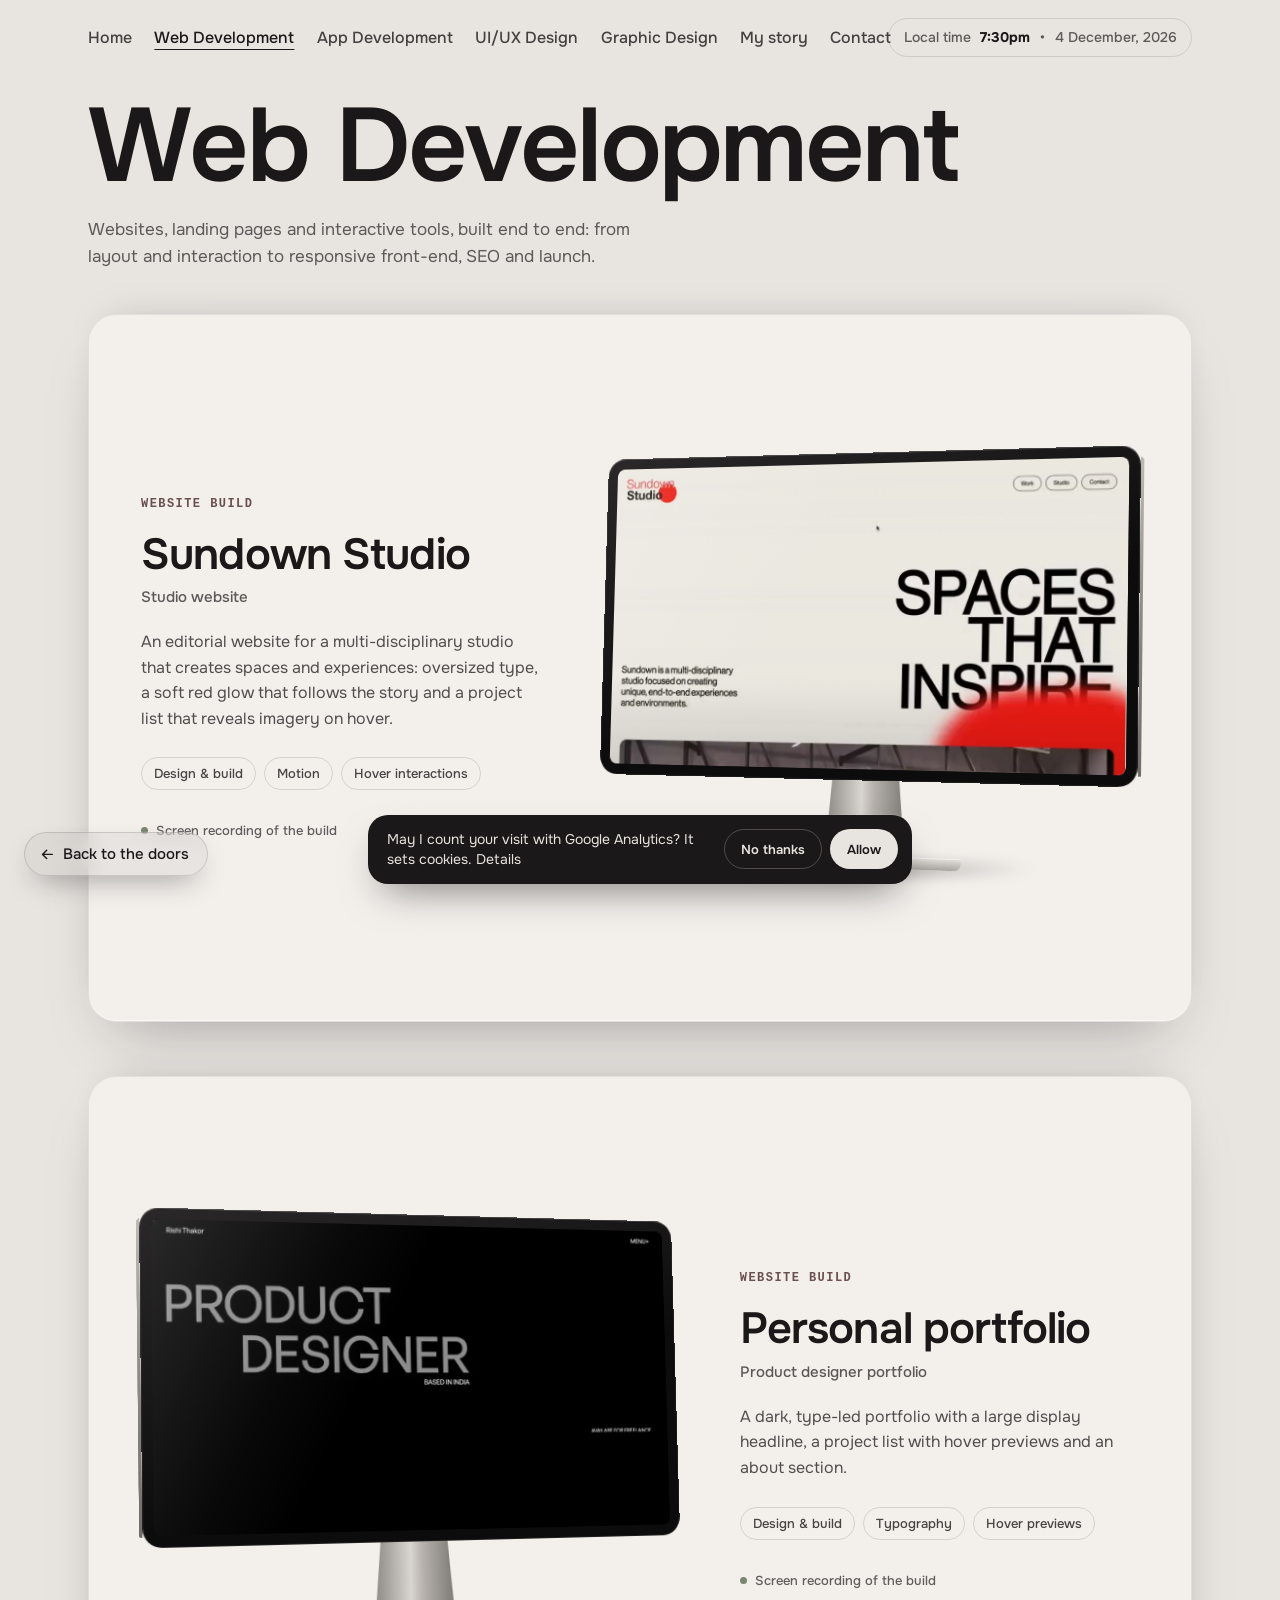
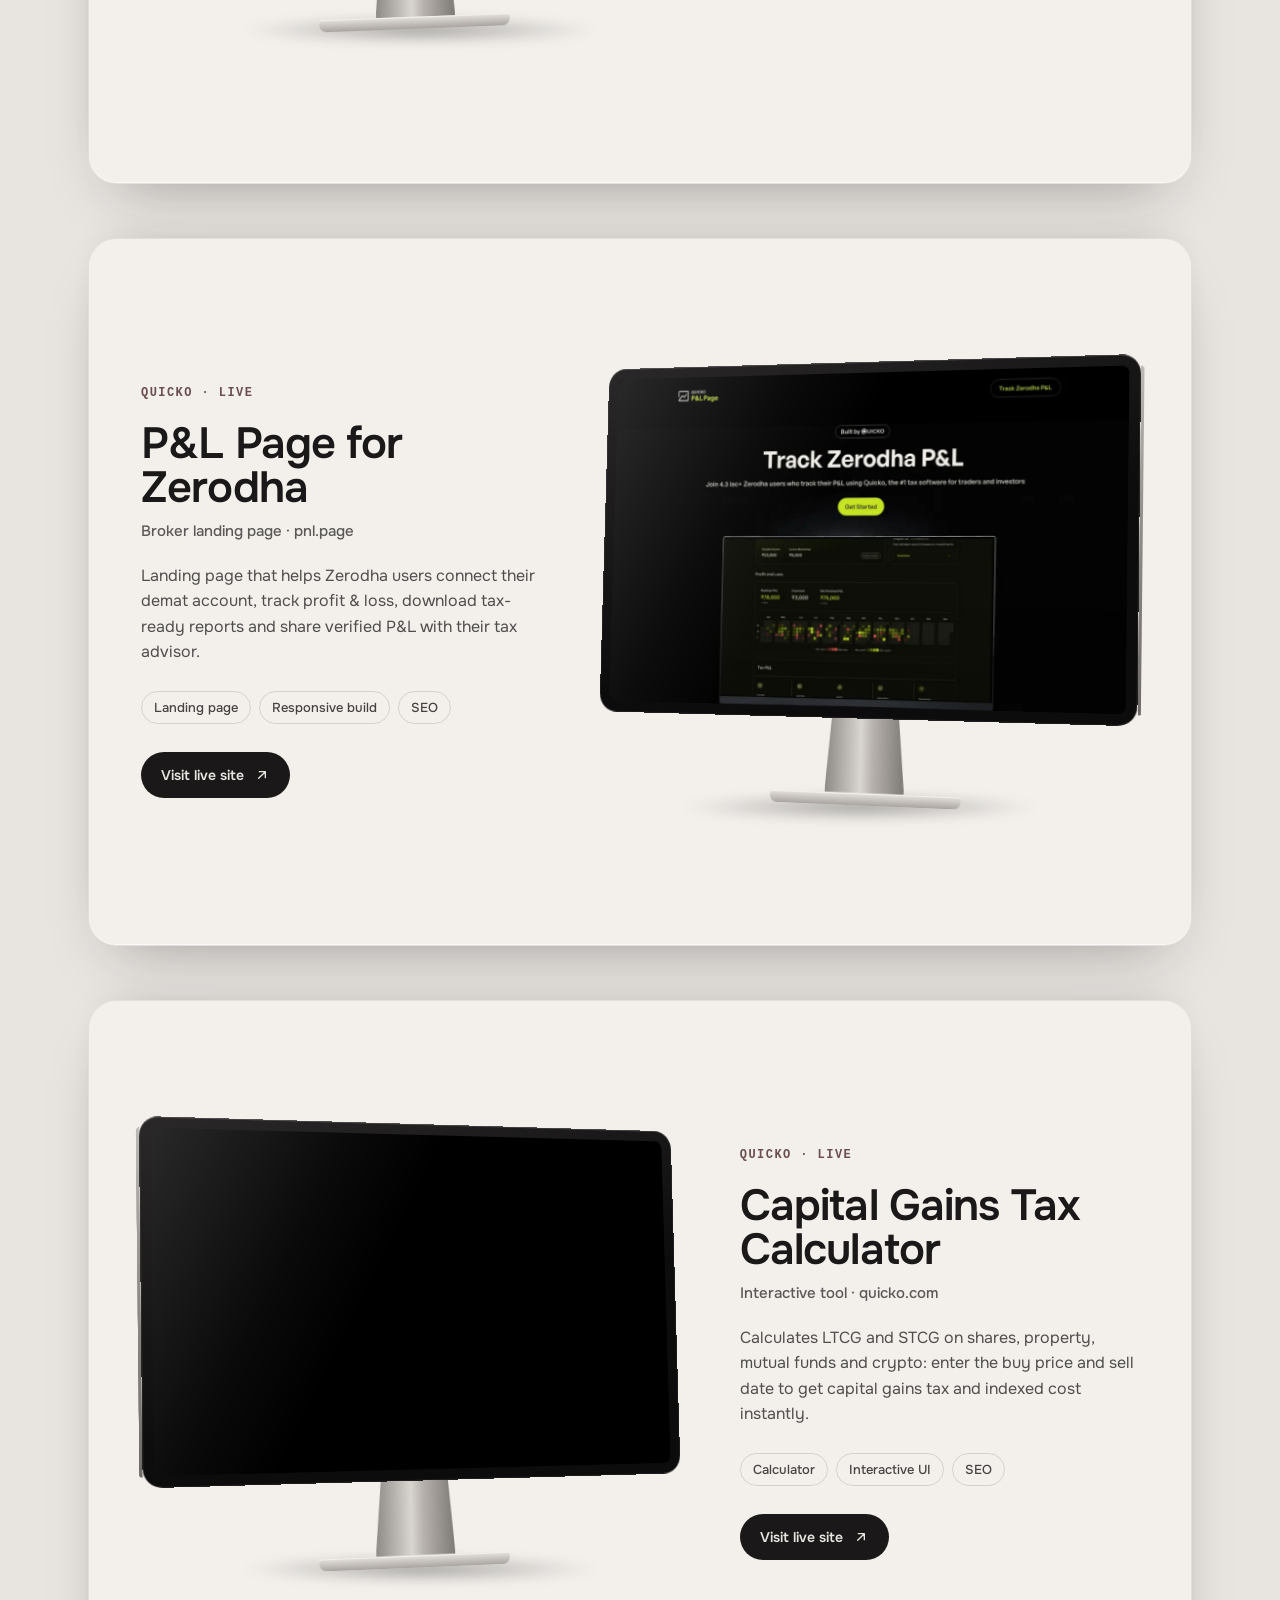
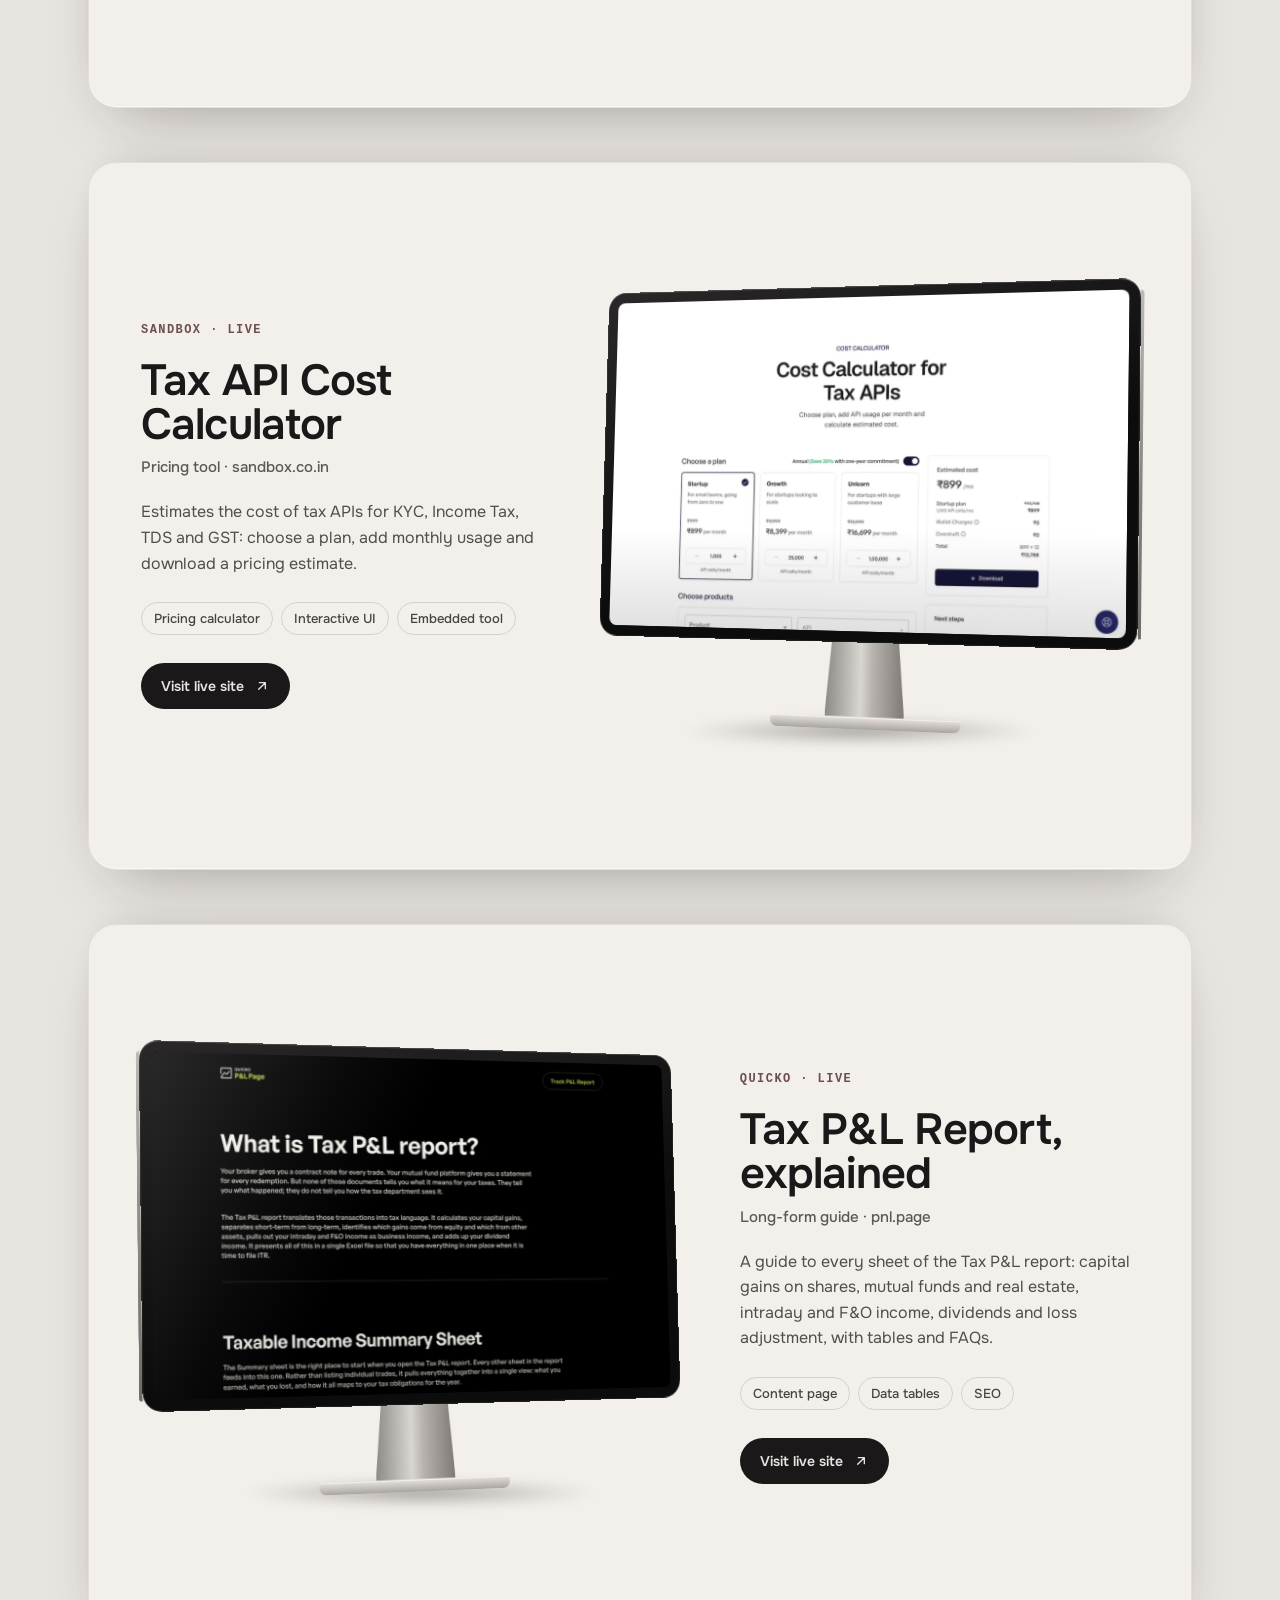
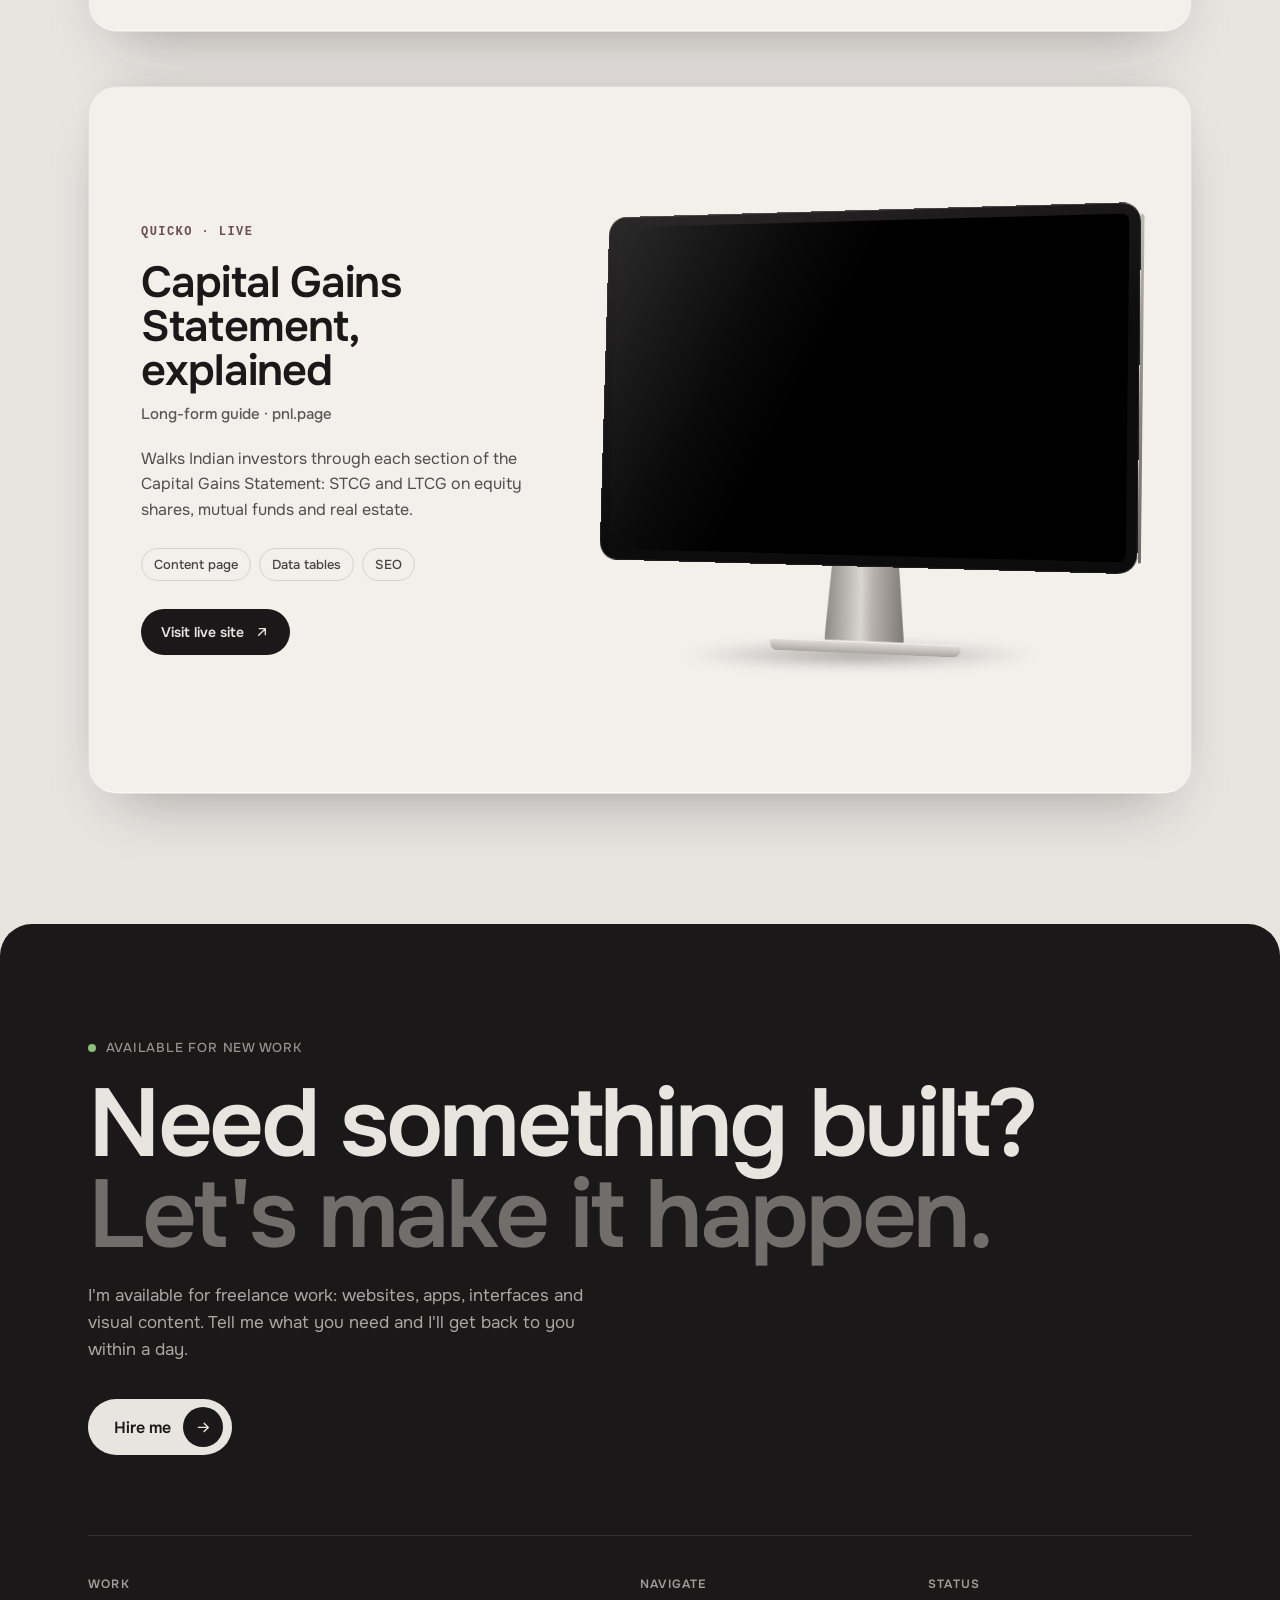
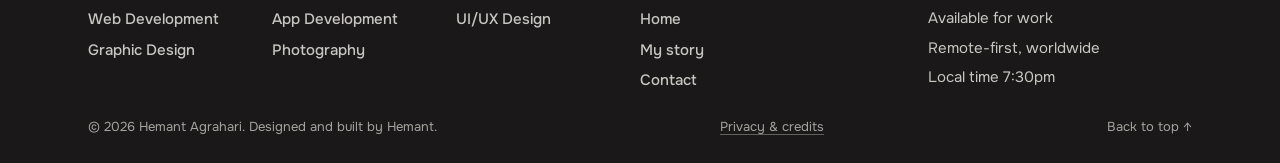
<file: web-developer/index.html>
<!DOCTYPE html>
<html lang="en">
<head>
<meta charset="UTF-8" />
<meta name="viewport" content="width=device-width, initial-scale=1.0, viewport-fit=cover" />
<title>Freelance Web Developer — Hemant Agrahari</title>
<link rel="preload" href="../fonts/onest-latin.woff2" as="font" type="font/woff2" crossorigin>
<style>@font-face{font-family:'Onest';font-style:normal;font-display:swap;font-weight:100 900;src:url(../fonts/onest-latin.woff2) format('woff2');unicode-range:U+0000-00FF,U+0131,U+0152-0153,U+02BB-02BC,U+02C6,U+02DA,U+02DC,U+0304,U+0308,U+0329,U+2000-206F,U+20AC,U+2122,U+2191,U+2193,U+2212,U+2215,U+FEFF,U+FFFD}@font-face{font-family:'Onest';font-style:normal;font-display:swap;font-weight:100 900;src:url(../fonts/onest-latin-ext.woff2) format('woff2');unicode-range:U+0100-02BA,U+02BD-02C5,U+02C7-02CC,U+02CE-02D7,U+02DD-02FF,U+0304,U+0308,U+0329,U+1D00-1DBF,U+1E00-1E9F,U+1EF2-1EFF,U+2020,U+20A0-20AB,U+20AD-20C0,U+2113,U+2C60-2C7F,U+A720-A7FF}</style>

<meta name="description" content="Custom websites and web apps designed and built end to end: fast, responsive front-ends with a real design eye. Remote web developer working with US and UK clients." />
<meta name="theme-color" content="#1A1818" />
<script>if(/[?&]embed\b/.test(location.search))document.documentElement.classList.add('embed');try{if(localStorage.getItem('rishi-mode')==='dark')document.documentElement.dataset.mode='dark'}catch(e){}</script>
<style>
:root{--bg:#E8E4E0;--fg:#1A1818;--fg-rgb:26,24,24;--card:#F3F0EC;--card-line:rgba(26,24,24,.08);--accent:#6B4F4F;--room:#FBFAF8;
  --shadow:0 -1px 0 rgba(255,255,255,.6) inset,0 30px 60px -30px rgba(26,24,24,.35),0 -12px 40px -24px rgba(26,24,24,.25);
  --font:'Onest',ui-sans-serif,system-ui,-apple-system,'Segoe UI',sans-serif;color-scheme:light}
html[data-mode="dark"]{--bg:#1A1818;--fg:#E8E4E0;--fg-rgb:232,228,224;--card:#232020;--card-line:rgba(232,228,224,.08);--accent:#D9C6C6;--room:#050505;
  --shadow:0 1px 0 rgba(255,255,255,.04) inset,0 30px 60px -30px rgba(0,0,0,.8),0 -12px 40px -20px rgba(0,0,0,.7);color-scheme:dark}
*{box-sizing:border-box;margin:0;padding:0}
html{scrollbar-width:none}html::-webkit-scrollbar{display:none}
body{min-height:100vh;background:var(--bg);color:var(--fg);font-family:var(--font);-webkit-font-smoothing:antialiased;overflow-x:clip}
a{color:inherit;text-decoration:none}
:focus-visible{outline:2px solid #6B5C5C;outline-offset:3px}
.glow{position:fixed;inset:0;pointer-events:none;z-index:50;background:var(--room);animation:out .8s ease .15s forwards}
@keyframes out{to{opacity:0;visibility:hidden}}
html.embed .glow{animation:none;transition:opacity .45s ease,visibility 0s linear .45s}
html.embed.in .glow{opacity:0;visibility:hidden}
html.embed.out .glow{opacity:1;visibility:visible;transition:opacity .4s ease}

.wrap{max-width:88rem;margin:0 auto;padding:24px max(16px,env(safe-area-inset-right)) 0 max(16px,env(safe-area-inset-left))}
@media (min-width:1024px){.wrap{padding-inline:88px}}
.top{display:flex;justify-content:space-between;align-items:center;gap:12px;padding-bottom:56px}
.chip{display:inline-flex;align-items:center;height:44px;padding:0 18px;border-radius:999px;border:1px solid rgba(var(--fg-rgb),.14);font-size:14px;font-weight:500;cursor:pointer;transition:background .25s}
.chip:hover{background:rgba(var(--fg-rgb),.05)}
.lbl{font-size:12px;font-weight:500;letter-spacing:.06em;text-transform:uppercase;color:rgba(var(--fg-rgb),.5)}
.intro{display:flex;flex-direction:column;align-items:flex-start;gap:20px;padding-bottom:64px;text-align:left}
.intro h1{white-space:nowrap;font-size:clamp(34px,8.2vw,104px)}
h1{font-size:clamp(44px,7vw,84px);font-weight:600;letter-spacing:-.025em;line-height:.95}
.intro p{max-width:52ch;font-size:17px;line-height:1.55;color:rgba(var(--fg-rgb),.68)}
.intro .count{display:block;margin-top:14px;font-family:ui-monospace,'SF Mono',Menlo,Consolas,monospace;font-size:12px;font-weight:600;letter-spacing:.12em;text-transform:uppercase;color:var(--accent)}

/* ---------- stacked project cards ---------- */
.stack{position:relative;padding-bottom:12vh}
.card{position:sticky;top:calc(var(--nav-h,72px) + 16px + var(--i) * 14px);margin-bottom:6vh;border-radius:28px;background:var(--card);box-shadow:var(--shadow);
  border:1px solid var(--card-line);transform-origin:50% 0;will-change:transform;overflow:hidden}
.card__in{display:grid;gap:28px;padding:28px;min-height:min(calc(100vh - var(--nav-h,72px) - 120px),720px)}
@media (min-width:900px){
  .card__in{grid-template-columns:minmax(0,5fr) minmax(0,7fr);align-items:center;gap:40px;padding:48px 52px}
  .card.flip .card__in{grid-template-columns:minmax(0,7fr) minmax(0,5fr)}
  .card.flip .card__info{order:2}
}
.card__dim{position:absolute;inset:0;background:#000;opacity:0;pointer-events:none;border-radius:inherit}
.card__meta{display:flex;align-items:center;gap:12px;margin-bottom:22px;font-family:ui-monospace,'SF Mono',Menlo,Consolas,monospace;font-size:12px;font-weight:600;letter-spacing:.12em;text-transform:uppercase;color:var(--accent)}
.card__meta .no{color:rgba(var(--fg-rgb),.4)}
.card__meta i{width:22px;height:1px;background:currentColor;opacity:.5}
.card h2{font-size:clamp(30px,3.4vw,46px);font-weight:600;letter-spacing:-.02em;line-height:1.02;margin-bottom:10px}
.card .sub{font-size:15px;font-weight:500;color:rgba(var(--fg-rgb),.7);margin-bottom:22px}
.card .desc{font-size:16px;line-height:1.6;color:rgba(var(--fg-rgb),.75);max-width:44ch;margin-bottom:26px}
.tags{display:flex;flex-wrap:wrap;gap:8px;margin-bottom:28px}
.tags li{list-style:none;padding:7px 12px;border-radius:999px;border:1px solid rgba(var(--fg-rgb),.14);font-size:13px;font-weight:500;color:rgba(var(--fg-rgb),.8)}
.live{display:inline-flex;align-items:center;gap:10px;height:46px;padding:0 20px;border-radius:999px;background:var(--fg);color:var(--bg);font-size:14px;font-weight:600;transition:transform .3s cubic-bezier(.16,1,.3,1)}
.live:hover{transform:translateY(-2px)}
.live svg{width:16px;height:16px}
.note{display:inline-flex;align-items:center;gap:8px;font-size:13px;font-weight:500;color:rgba(var(--fg-rgb),.68)}
.note::before{content:"";width:7px;height:7px;border-radius:50%;background:#7a8670}

/* ---------- the desktop: a slightly side-on monitor ---------- */
.stage{position:relative;perspective:1900px;perspective-origin:50% 40%;padding:10px 0 28px}
.mon{position:relative;transform-style:preserve-3d;transform:rotateY(-17deg) rotateX(4deg);transition:transform 1.2s cubic-bezier(.16,1,.3,1);margin-inline:auto;width:100%;max-width:720px}
.card.flip .mon{transform:rotateY(17deg) rotateX(4deg)}
.card:hover .mon{transform:rotateY(-12deg) rotateX(3deg)}
.card.flip:hover .mon{transform:rotateY(12deg) rotateX(3deg)}
.mon__body{position:relative;transform-style:preserve-3d;--mp:clamp(5px,1.3vw,11px);padding:var(--mp);border-radius:calc(var(--mp) + 8px);background:linear-gradient(160deg,#2a2828,#0d0c0c 60%);
  box-shadow:inset 0 0 0 1px rgba(255,255,255,.08),inset 0 1px 0 rgba(255,255,255,.12)}
/* the monitor's thickness: an edge you see because it is turned */
.mon__body::before{content:"";position:absolute;top:10px;bottom:10px;right:0;width:22px;transform-origin:100% 50%;transform:rotateY(-90deg);
  background:linear-gradient(180deg,#bdb9b5,#8d8985 50%,#6f6b68);border-radius:0 6px 6px 0}
.card.flip .mon__body::before{right:auto;left:0;transform-origin:0 50%;transform:rotateY(90deg)}
.mon__screen{position:relative;aspect-ratio:16/10;border-radius:8px;overflow:hidden;background:#000;transform:translateZ(.5px)}
.mon__screen img.page{position:absolute;left:0;top:0;width:100%;height:auto;display:block;will-change:transform;
  transform:translate3d(0,0,0)}

.mon__screen video{border-radius:inherit;position:absolute;inset:0;width:100%;height:100%;object-fit:contain!important;display:block}
.mon__screen.vid{aspect-ratio:var(--ar,16/10)}
.mon__screen::after{content:"";position:absolute;inset:0;pointer-events:none;
  background:linear-gradient(118deg,rgba(255,255,255,.16) 0%,rgba(255,255,255,.04) 28%,transparent 42%),linear-gradient(0deg,rgba(0,0,0,.12),transparent 30%)}
.mon__neck{position:relative;width:15%;height:clamp(40px,7vw,78px);margin:-2px auto 0;transform:translateZ(-30px);
  background:linear-gradient(90deg,#8e8a86,#d9d5d0 45%,#b7b2ad 60%,#7e7a76);clip-path:polygon(8% 0,92% 0,100% 100%,0 100%)}
.mon__foot{width:36%;height:12px;margin:0 auto;border-radius:3px 3px 8px 8px;transform:translateZ(-30px);
  background:linear-gradient(180deg,#e5e1dc,#a9a49f);box-shadow:0 1px 0 rgba(255,255,255,.5) inset}
.stage::after{content:"";position:absolute;left:18%;right:18%;bottom:14px;height:26px;border-radius:50%;
  background:radial-gradient(closest-side,rgba(0,0,0,.35),transparent);filter:blur(6px);z-index:-1}
html[data-mode="dark"] .stage::after{background:radial-gradient(closest-side,rgba(0,0,0,.8),transparent)}

/* arriving */
.card .card__info>*,.card .stage{transition:opacity .8s ease,transform 1s cubic-bezier(.16,1,.3,1)}
.card:not(.seen) .card__info>*{opacity:0;transform:translateY(18px)}
.card:not(.seen) .stage{opacity:0;transform:translateX(40px)}
@media (max-width:899.98px){.card:not(.seen) .stage,.card.flip:not(.seen) .stage{transform:translateY(20px)}}
.card.flip:not(.seen) .stage{transform:translateX(-40px)}
.card .card__info>*:nth-child(2){transition-delay:.05s}.card .card__info>*:nth-child(3){transition-delay:.1s}
.card .card__info>*:nth-child(4){transition-delay:.15s}.card .card__info>*:nth-child(5){transition-delay:.2s}.card .card__info>*:nth-child(6){transition-delay:.25s}

.outro{padding:10vh 0 14vh;text-align:center}
.outro p{font-size:15px;color:rgba(var(--fg-rgb),.55);margin-bottom:18px}

@media (max-width:899.98px){
  .card{top:calc(var(--nav-h,64px) + 10px + var(--i) * 10px);border-radius:22px}
  /* phones: each card fits one screen, desktop on top, the essentials below */
  .card__in{padding:16px 18px 20px;min-height:auto;gap:4px;max-height:calc(100svh - var(--nav-h,64px) - 40px)}
  .stage{order:-1;padding:4px 6% 18px}
  .mon__neck{height:30px}
  .card__meta{margin-bottom:8px;font-size:11px}
  .card h2{font-size:26px;margin-bottom:4px}
  .card .sub{font-size:13px;margin-bottom:10px}
  .card .desc{font-size:14px;line-height:1.5;margin-bottom:14px;display:-webkit-box;-webkit-line-clamp:3;-webkit-box-orient:vertical;overflow:hidden}
  .tags{display:none}
  .live{height:44px;padding:0 18px;font-size:13px}
  .mon,.card.flip .mon{transform:rotateY(-10deg) rotateX(3deg)}
  .card.flip .mon__body::before{right:0;left:auto;transform-origin:100% 50%;transform:rotateY(-90deg)}
}
@media (prefers-reduced-motion:reduce){
  .glow{display:none}
  .card .card__info>*,.card .stage{transition:none;opacity:1!important;transform:none!important}
}

.rn{position:sticky;top:0;z-index:40;transition:background .35s ease,box-shadow .35s ease}
.rn{background:var(--bg)}
.rn.stuck{box-shadow:0 1px 0 rgba(var(--fg-rgb),.1)}
.rn__in{max-width:88rem;margin:0 auto;display:flex;align-items:center;justify-content:space-between;gap:1.5rem;padding:1.1rem max(16px,env(safe-area-inset-right)) 1.1rem max(16px,env(safe-area-inset-left));transition:padding .35s ease}
.rn.stuck .rn__in{padding-block:.8rem}
@media (min-width:1024px){.rn__in{padding-inline:88px}}
.rn nav ul{display:none;list-style:none;margin:0;padding:0;gap:1.4rem;white-space:nowrap}
.rn nav button{padding:0;border:0;background:none;color:var(--fg);font:inherit;font-size:1rem;font-weight:500;opacity:.8;cursor:pointer;transition:opacity .2s}
.rn nav button:hover,.rn nav button[aria-current]{opacity:1}
.rn nav button[aria-current]{text-decoration:underline;text-underline-offset:.35em;text-decoration-thickness:1px}
.rn__clock{display:flex;align-items:center;gap:.6rem;padding:.6rem .9rem;border-radius:999px;border:1px solid rgba(var(--fg-rgb),.12);font-size:.875rem;font-weight:500;white-space:nowrap}
.rn__clock span{color:rgba(var(--fg-rgb),.68)}
.rn__menu{display:inline-flex;align-items:center;justify-content:center;gap:.5rem;height:2.75rem;padding:0 1.05rem 0 .95rem;font:500 .9375rem/1 'Onest',ui-sans-serif,system-ui,-apple-system,'Segoe UI',sans-serif;border-radius:999px;border:1px solid rgba(var(--fg-rgb),.12);background:none;color:var(--fg);cursor:pointer}
.rn__menu svg{width:1.1rem;height:1.1rem}
/* ---------- the menu, full screen, on small screens ---------- */
.rn__panel{position:fixed;inset:0;z-index:110;display:flex;flex-direction:column;
  padding:max(1rem,env(safe-area-inset-top)) max(1.25rem,env(safe-area-inset-right)) max(1.5rem,env(safe-area-inset-bottom)) max(1.25rem,env(safe-area-inset-left));
  background:var(--bg);color:var(--fg);visibility:hidden;opacity:0;
  transition:opacity .4s cubic-bezier(.4,0,.2,1),visibility 0s linear .4s}
.rn.open .rn__panel{visibility:visible;opacity:1;transition-delay:0s}
/* a wash of colour sweeps up behind the items as it opens */
.rn__panel::before{content:"";position:absolute;inset:0;pointer-events:none;
  background:radial-gradient(70% 55% at 12% 100%,rgba(164,85,44,.2),transparent 70%),
             radial-gradient(60% 50% at 95% 4%,rgba(196,176,176,.18),transparent 72%);
  opacity:0;transform:translateY(12%) scale(1.08);transition:opacity .6s ease,transform .9s cubic-bezier(.16,1,.3,1)}
.rn.open .rn__panel::before{opacity:1;transform:none}
.rn__phead{position:relative;z-index:1;display:flex;align-items:center;justify-content:space-between;min-height:2.75rem;margin-bottom:auto}
.rn__plbl{font:600 .75rem/1 'Onest',ui-sans-serif,system-ui,sans-serif;letter-spacing:.16em;text-transform:uppercase;color:rgba(var(--fg-rgb),.5)}
.rn__pclose{display:inline-flex;align-items:center;justify-content:center;width:2.75rem;height:2.75rem;border-radius:999px;
  border:1px solid rgba(var(--fg-rgb),.14);background:none;color:var(--fg);cursor:pointer;transition:background .25s,transform .35s cubic-bezier(.16,1,.3,1)}
.rn__pclose:hover{background:rgba(var(--fg-rgb),.08);transform:rotate(90deg)}
.rn__pclose svg{width:1.15rem;height:1.15rem}
.rn__plist{position:relative;z-index:1;display:flex;flex-direction:column;justify-content:center;gap:.1rem;padding-block:2rem}
/* each line rises into place, one after the other */
.rn__plist button{position:relative;display:flex;align-items:baseline;gap:.85rem;width:100%;padding:.45rem 0;border:0;background:none;color:var(--fg);
  font:600 clamp(2rem,9.5vw,2.9rem)/1.06 'Onest',ui-sans-serif,system-ui,sans-serif;letter-spacing:-.03em;text-align:left;cursor:pointer;
  opacity:0;transform:translateY(1.1rem);transition:opacity .5s ease,transform .66s cubic-bezier(.16,1,.3,1),color .25s ease}
.rn.open .rn__plist button{opacity:1;transform:none;transition-delay:calc(var(--i,0) * 55ms + 90ms)}
.rn__plist button::before{content:counter(rnc,decimal-leading-zero);counter-increment:rnc;
  font:600 .8125rem/1 ui-monospace,'SF Mono',Menlo,Consolas,monospace;letter-spacing:.1em;color:rgba(var(--fg-rgb),.38);transition:color .25s}
.rn__plist{counter-reset:rnc}
.rn__plist button[aria-current]{color:var(--fg)}
.rn__plist button[aria-current]::before{color:#A4552C}
@media (hover:hover){.rn__plist button:hover{color:#A4552C}.rn__plist button:hover::before{color:#A4552C}}
.rn__pfoot{position:relative;z-index:1;margin-top:auto;padding-top:1.25rem;border-top:1px solid rgba(var(--fg-rgb),.1);
  font:500 .8125rem/1.4 'Onest',ui-sans-serif,system-ui,sans-serif;color:rgba(var(--fg-rgb),.55);
  opacity:0;transform:translateY(.6rem);transition:opacity .5s ease .34s,transform .6s cubic-bezier(.16,1,.3,1) .34s}
.rn.open .rn__pfoot{opacity:1;transform:none}
html.rn-lock,html.rn-lock body{overflow:hidden}
@media (prefers-reduced-motion:reduce){
  .rn__panel,.rn__panel::before,.rn__plist button,.rn__pfoot{transition-duration:.01ms!important;transform:none!important}}

/* ---------- where things sit in the bar ---------- */
/* wide: the full nav shows, and "back" floats in the bottom-left corner instead of taking bar space */
@media (min-width:1200px){
  .rn nav ul{display:flex}
  .rn__menu,.rn__panel{display:none!important}
  .backd{position:fixed;left:max(1.5rem,env(safe-area-inset-left));bottom:max(1.5rem,calc(env(safe-area-inset-bottom) + 1rem));top:auto;z-index:60;
    height:3rem;padding:0 1.25rem 0 1rem;border-color:transparent;
    background:var(--bd-float,rgba(26,24,24,.9));color:var(--bd-floatfg,#E8E4E0);
    -webkit-backdrop-filter:blur(10px);backdrop-filter:blur(10px);
    box-shadow:0 12px 30px -12px rgba(0,0,0,.45),0 0 0 1px rgba(255,255,255,.08)}
  .backd span{display:inline}
  .backd:hover{background:var(--bd-float,rgba(26,24,24,1));border-color:transparent}
}
html[data-mode="dark"] .backd{--bd-float:rgba(232,228,224,.92);--bd-floatfg:#1A1818}
/* narrow: back on the left, menu on the right, no clock */
@media (max-width:1199.98px){
  .rn__in{justify-content:space-between}
  .rn nav{display:none}
  .rn__clock{display:none}
  .rn__menu{order:99;margin-left:auto}
  .backd{order:-2}
}

/* ---------- footer ---------- */
/* the footer slides up over the last 32px of the section above, so its rounded corners show that
   section's real background (gradients and glows included) instead of a flat patch of colour */
.sfw{position:relative;z-index:2;background:transparent;margin-top:-32px}
.sfw--dark .sf{box-shadow:inset 0 1px 0 rgba(232,228,224,.12)}
.sf{--sf-bg:#1A1818;--sf-fg:#E8E4E0;--sf-rgb:232,228,224;--sf-acc:#C4B0B0;position:relative;z-index:2;background:var(--sf-bg);color:var(--sf-fg);
  border-radius:2rem 2rem 0 0;overflow:hidden;font-family:'Onest',ui-sans-serif,system-ui,-apple-system,'Segoe UI',sans-serif}
html[data-mode="dark"] .sf{--sf-bg:#0F0E0E;box-shadow:inset 0 1px 0 rgba(232,228,224,.1)}
.sf__in{max-width:88rem;margin:0 auto;padding:5.5rem 1.25rem 1.5rem}
@media (min-width:1024px){.sf__in{padding:7rem 5.5rem 1.75rem}}
html,body{overscroll-behavior-y:none}
html{background:#1A1818}html[data-mode="dark"]{background:#0F0E0E}
body{margin:0}
.sf{margin-bottom:0}
.sf__eye{display:inline-flex;align-items:center;gap:.6rem;font-size:.8125rem;font-weight:500;letter-spacing:.06em;text-transform:uppercase;color:rgba(var(--sf-rgb),.6)}
.sf__eye i{width:.5rem;height:.5rem;border-radius:50%;background:#8FBF7A;box-shadow:0 0 0 0 rgba(143,191,122,.6);animation:sfPulse 2.2s ease-out infinite}
@keyframes sfPulse{70%{box-shadow:0 0 0 .55rem rgba(143,191,122,0)}100%{box-shadow:0 0 0 0 rgba(143,191,122,0)}}
.sf__h{margin:1.4rem 0 1.25rem;font-size:clamp(2.75rem,7.5vw,6.5rem);font-weight:600;line-height:.95;letter-spacing:-.035em}
.sf__h span{display:block;color:rgba(var(--sf-rgb),.42)}
.sf__p{max-width:46ch;font-size:1.0625rem;line-height:1.6;color:rgba(var(--sf-rgb),.7)}
.sf__cta{display:flex;flex-wrap:wrap;gap:.75rem;margin-top:2.25rem}
.sf__btn{display:inline-flex;align-items:center;gap:.8rem;height:3.5rem;padding:0 .55rem 0 1.6rem;border:0;border-radius:999px;background:var(--sf-fg);color:var(--sf-bg);
  font:inherit;font-size:1rem;font-weight:600;cursor:pointer;transition:transform .35s cubic-bezier(.16,1,.3,1)}
.sf__btn b{display:grid;place-items:center;width:2.5rem;height:2.5rem;border-radius:50%;background:var(--sf-bg);color:var(--sf-fg)}
.sf__btn svg{width:1.05rem;height:1.05rem;transition:transform .35s cubic-bezier(.16,1,.3,1)}
.sf__btn:hover{transform:translateY(-2px)}.sf__btn:hover svg{transform:translateX(3px)}
.sf__ghost{display:inline-flex;align-items:center;height:3.5rem;padding:0 1.5rem;border-radius:999px;border:1px solid rgba(var(--sf-rgb),.2);background:none;color:var(--sf-fg);
  font:inherit;font-size:1rem;font-weight:500;cursor:pointer;transition:background .25s}
.sf__ghost:hover{background:rgba(var(--sf-rgb),.07)}
.sf__cols{display:grid;grid-template-columns:repeat(2,minmax(0,1fr));gap:2.25rem 1.5rem;margin-top:5rem;padding-top:2.5rem;border-top:1px solid rgba(var(--sf-rgb),.12)}
@media (min-width:768px){.sf__cols{grid-template-columns:2fr 1fr 1fr}}
.sf__cols h3{margin-bottom:1rem;font-size:.75rem;font-weight:600;letter-spacing:.1em;text-transform:uppercase;color:rgba(var(--sf-rgb),.66)}
.sf__cols ul{list-style:none;margin:0;padding:0;display:flex;flex-direction:column;gap:.6rem}
@media (pointer:coarse),(max-width:767.98px){.sf__cols ul{gap:0}.sf__cols button,.sf__cols a,.sf__bot button{min-height:44px;min-width:44px;display:inline-flex;align-items:center}.sf__cols li.st{min-height:32px;display:flex;align-items:center}}
.sf__cols button,.sf__cols a{padding:0;border:0;background:none;color:rgba(var(--sf-rgb),.85);font:inherit;font-size:.9375rem;font-weight:500;cursor:pointer;text-align:left;text-decoration:none;transition:color .2s}
.sf__cols button:hover,.sf__cols a:hover{color:#fff}
.sf__cols li.st{font-size:.9375rem;color:rgba(var(--sf-rgb),.85)}
.sf__cols .work{display:grid;grid-template-columns:repeat(auto-fill,minmax(10rem,1fr));gap:.6rem 1.5rem}
.sf__in{position:relative;z-index:1}
/* the name runs the full width of the footer, edge to edge, behind the links and the bottom line */
.sf__word{position:absolute;left:0;right:0;bottom:0;z-index:0;margin:0;padding:0 1.2vw;font-size:var(--wf,15vw);font-weight:700;line-height:.74;letter-spacing:-.055em;
  color:rgba(var(--sf-rgb),.17);user-select:none;pointer-events:none;white-space:nowrap;text-align:center;transform:translateY(.05em)}
.sf__word span{display:inline-block}
.sf__word .short{display:none}
@media (max-width:767.98px){.sf__word .full{display:none}.sf__word .short{display:inline-block}}

.sf__bot{display:flex;flex-wrap:wrap;justify-content:space-between;gap:.75rem;margin-top:1.75rem;font-size:.8125rem;color:rgba(var(--sf-rgb),.68)}
.sf__bot button{padding:0;border:0;background:none;color:inherit;font:inherit;cursor:pointer}.sf__bot button:hover{color:var(--sf-fg)}
.sf__legal a{color:inherit;text-decoration:underline;text-underline-offset:.2em;text-decoration-color:rgba(var(--sf-rgb),.35)}.sf__legal a:hover{color:var(--sf-fg)}
@media (pointer:coarse),(max-width:767.98px){.sf__legal a{min-height:44px;display:inline-flex;align-items:center}}
@media (prefers-reduced-motion:reduce){.sf__eye i{animation:none}}
/* ---------- floating back-to-top ---------- */
.totop{--tt-bg:#1A1818;--tt-fg:#E8E4E0;--tt-ring:232,228,224;position:fixed;right:max(1.25rem,env(safe-area-inset-right));bottom:max(1.25rem,env(safe-area-inset-bottom));z-index:60;
  display:grid;place-items:center;width:3.25rem;height:3.25rem;padding:0;border:0;border-radius:50%;background:var(--tt-bg);color:var(--tt-fg);cursor:pointer;
  box-shadow:0 10px 30px -10px rgba(0,0,0,.45),0 0 0 1px rgba(var(--tt-ring),.14);
  opacity:0;visibility:hidden;transform:translateY(.75rem) scale(.9);
  transition:opacity .35s ease,visibility 0s linear .35s,transform .45s cubic-bezier(.16,1,.3,1),background .3s ease,color .3s ease,box-shadow .3s ease}
.totop.show{opacity:1;visibility:visible;transform:none;transition-delay:0s}
.totop[data-on="dark"]{--tt-bg:#E8E4E0;--tt-fg:#1A1818;--tt-ring:26,24,24}
.totop svg.ar{width:1.15rem;height:1.15rem;transition:transform .4s cubic-bezier(.16,1,.3,1)}
.totop svg.ring{position:absolute;inset:0;width:100%;height:100%;transform:rotate(-90deg);pointer-events:none}
.totop .ring circle{fill:none;stroke:currentColor;stroke-width:2;opacity:.85;stroke-dasharray:var(--len);stroke-dashoffset:calc(var(--len) * (1 - var(--p,0)));transition:stroke-dashoffset .12s linear}
.totop .lbl{position:absolute;right:calc(100% + .6rem);top:50%;padding:.4rem .75rem;border-radius:999px;background:var(--tt-bg);color:var(--tt-fg);font:500 .8125rem/1 'Onest',ui-sans-serif,system-ui,sans-serif;
  white-space:nowrap;pointer-events:none;opacity:0;transform:translate(.4rem,-50%);transition:opacity .25s ease,transform .35s cubic-bezier(.16,1,.3,1);box-shadow:0 0 0 1px rgba(var(--tt-ring),.14)}
@media (hover:hover){.totop:hover{transform:translateY(-3px)}.totop:hover svg.ar{transform:translateY(-3px)}.totop:hover .lbl{opacity:1;transform:translate(0,-50%)}}
.totop:focus-visible{outline:2px solid #C4B0B0;outline-offset:3px}
@media (max-width:767.98px){.totop{width:3rem;height:3rem}}
@media (prefers-reduced-motion:reduce){.totop,.totop svg.ar{transition:opacity .2s ease,visibility 0s linear .2s}}

.skel{position:relative}
.skel::after{content:"";position:absolute;inset:0;z-index:6;pointer-events:none;border-radius:inherit;opacity:1;
  background:linear-gradient(100deg,#E2DDD8 30%,#F1EDE9 50%,#E2DDD8 70%);background-size:220% 100%;animation:skel 1.25s linear infinite}
html[data-mode="dark"] .skel::after{background-image:linear-gradient(100deg,#231F1F 30%,#2F2A2A 50%,#231F1F 70%)}
@keyframes skel{from{background-position:120% 0}to{background-position:-100% 0}}
/* a recording that is still buffering: a light sweep over its poster until it plays */
.skel-buf{position:relative}
.skel-buf::before{content:"";position:absolute;inset:0;z-index:6;pointer-events:none;border-radius:inherit;
  background:linear-gradient(100deg,transparent 30%,rgba(255,255,255,.22) 50%,transparent 70%);background-size:220% 100%;animation:skel 1.25s linear infinite}
@media (prefers-reduced-motion:reduce){.skel::after{animation:none}}

/* "Back to the doors" sits in the room's sticky header: it stays on screen the whole
   time you are inside a room, but it is part of the bar rather than floating over the page,
   so it never covers anything you are reading. */
.backd{order:-2;flex:none;display:inline-flex;align-items:center;gap:.5rem;height:2.75rem;padding:0 1.1rem 0 .85rem;
  border:1px solid rgba(var(--fg-rgb),.14);border-radius:999px;background:rgba(var(--fg-rgb),.05);color:var(--fg);
  font:500 .9375rem/1 'Onest',ui-sans-serif,system-ui,-apple-system,'Segoe UI',sans-serif;text-decoration:none;cursor:pointer;white-space:nowrap;
  opacity:0;transform:translateX(-.5rem);transition:opacity .35s ease,transform .45s cubic-bezier(.16,1,.3,1),background .25s ease,border-color .25s ease}
.backd.show{opacity:1;transform:none}
.backd svg{width:1.05rem;height:1.05rem;transition:transform .35s cubic-bezier(.16,1,.3,1)}
@media (hover:hover){.backd:hover{background:rgba(var(--fg-rgb),.1);border-color:rgba(var(--fg-rgb),.26)}.backd:hover svg{transform:translateX(-3px)}}
.backd:focus-visible{outline:2px solid #C4B0B0;outline-offset:3px}
/* phones keep the words on both pills; on the very narrowest screens they just get a little smaller */
@media (max-width:359.98px){.backd,.rn__menu{font-size:.8125rem}.backd{padding:0 .85rem 0 .7rem}.rn__menu{padding:0 .85rem}}
/* the leftover top row above each room's title, and the gap under the intro */
.top{display:none!important}
.intro{padding-bottom:clamp(28px,4vw,44px)!important}
.rn__in{min-width:0}
.rn nav{min-width:0}
</style>
<link rel="canonical" href="https://hemant-agrahari.netlify.app/web-developer/" />
<meta name="robots" content="index,follow,max-image-preview:large,max-snippet:-1,max-video-preview:-1" />
<meta name="author" content="Hemant Agrahari" />
<link rel="icon" href="/favicon.ico" sizes="48x48" />
<link rel="icon" type="image/png" href="/icon-192.png" sizes="192x192" />
<link rel="apple-touch-icon" href="/apple-touch-icon.png" />
<meta property="og:type" content="website" />
<meta property="og:site_name" content="Hemant Agrahari" />
<meta property="og:locale" content="en_US" />
<meta property="og:url" content="https://hemant-agrahari.netlify.app/web-developer/" />
<meta property="og:title" content="Freelance Web Developer — Hemant Agrahari" />
<meta property="og:description" content="Custom websites and web apps designed and built end to end: fast, responsive front-ends with a real design eye. Remote web developer working with US and UK clients." />
<meta property="og:image" content="https://hemant-agrahari.netlify.app/og.jpg" />
<meta property="og:image:secure_url" content="https://hemant-agrahari.netlify.app/og.jpg" />
<meta property="og:image:type" content="image/jpeg" />
<meta property="og:image:width" content="1200" />
<meta property="og:image:height" content="630" />
<meta property="og:image:alt" content="Hemant Agrahari&#39;s portfolio" />
<meta name="twitter:card" content="summary_large_image" />
<meta name="twitter:title" content="Freelance Web Developer — Hemant Agrahari" />
<meta name="twitter:description" content="Custom websites and web apps designed and built end to end: fast, responsive front-ends with a real design eye. Remote web developer working with US and UK clients." />
<meta name="twitter:image" content="https://hemant-agrahari.netlify.app/og.jpg" />
<script type="application/ld+json">{"@context":"https://schema.org","@graph":[{"@type":"Person","@id":"https://hemant-agrahari.netlify.app/#hemant","name":"Hemant Agrahari","url":"https://hemant-agrahari.netlify.app","jobTitle":"Freelance Developer, Designer and Photographer","image":"https://hemant-agrahari.netlify.app/og.jpg","description":"Freelance web and iOS developer, UI/UX designer, graphic designer and photographer working remotely with clients worldwide.","knowsAbout":["Web development","iOS app development","UI/UX design","Graphic design","Brand identity","Photography"],"address":{"@type":"PostalAddress","addressCountry":"IN"},"knowsLanguage":["en"],"worksFor":{"@id":"https://hemant-agrahari.netlify.app/#org"}},{"@type":"Organization","@id":"https://hemant-agrahari.netlify.app/#org","name":"Hemant Agrahari — Design & Development","alternateName":"Hemant Agrahari","url":"https://hemant-agrahari.netlify.app","image":"https://hemant-agrahari.netlify.app/og.jpg","logo":{"@type":"ImageObject","url":"https://hemant-agrahari.netlify.app/icon-512.png","width":512,"height":512},"founder":{"@id":"https://hemant-agrahari.netlify.app/#hemant"},"email":"hemantkagrahari@gmail.com","contactPoint":{"@type":"ContactPoint","contactType":"sales","email":"hemantkagrahari@gmail.com","availableLanguage":"en","areaServed":["US","GB","CA","AU"]},"description":"Freelance web development, iOS app development, UI/UX design and graphic design, delivered remotely.","areaServed":[{"@type":"Country","name":"United States"},{"@type":"Country","name":"United Kingdom"},{"@type":"Country","name":"Canada"},{"@type":"Country","name":"Australia"},"Worldwide"],"hasOfferCatalog":{"@type":"OfferCatalog","name":"Services","itemListElement":[{"@type":"Offer","itemOffered":{"@type":"Service","name":"Web development","description":"Websites and web applications designed and built end to end."}},{"@type":"Offer","itemOffered":{"@type":"Service","name":"iOS app development","description":"Native iOS apps and games, from first sketch to the App Store."}},{"@type":"Offer","itemOffered":{"@type":"Service","name":"UI/UX design","description":"Product and interface design: user flows, wireframes and finished UI."}},{"@type":"Offer","itemOffered":{"@type":"Service","name":"Graphic design","description":"Brand identity, social media creatives, posters and logos."}},{"@type":"Offer","itemOffered":{"@type":"Service","name":"Photography","description":"Portrait, event and street photography."}}]}},{"@type":"WebSite","@id":"https://hemant-agrahari.netlify.app/#site","url":"https://hemant-agrahari.netlify.app","name":"Hemant Agrahari — Portfolio","publisher":{"@id":"https://hemant-agrahari.netlify.app/#hemant"},"inLanguage":"en"},{"@type":"BreadcrumbList","itemListElement":[{"@type":"ListItem","position":1,"name":"Home","item":"https://hemant-agrahari.netlify.app/"},{"@type":"ListItem","position":2,"name":"Freelance Web Developer","item":"https://hemant-agrahari.netlify.app/web-developer/"}]}]}</script>
<meta name="google-site-verification" content="dB3k2roAkI1S8861shwLsjVKNyl1q-TjchYYJWrG-18" /></head>
<body>
<div class="glow" aria-hidden="true"></div>
<header class="rn" id="rn">
  <div class="rn__in">
    <nav aria-label="Primary"><ul><li><button data-nav="home">Home</button></li><li><button data-nav="door:0" aria-current=page>Web Development</button></li><li><button data-nav="door:1">App Development</button></li><li><button data-nav="door:2">UI/UX Design</button></li><li><button data-nav="door:3">Graphic Design</button></li><li><button data-nav="about">My story</button></li><li><button data-nav="contact">Contact</button></li></ul></nav>
    <div class="rn__clock" aria-label="Local time"><span>Local time</span><b data-ftime>—</b><span class="d">•</span><span class="d" data-fdate></span></div>
    <button class="rn__menu" id="rnMenu" aria-expanded="false" aria-controls="rnPanel"><svg aria-hidden="true" focusable="false" viewBox="0 0 24 24" fill="none" stroke="currentColor" stroke-width="2" stroke-linecap="round"><path d="M4 6h16M4 12h16M4 18h16"/></svg><span>Menu</span></button>
  </div>
  <div class="rn__panel" id="rnPanel" role="dialog" aria-modal="true" aria-label="Menu">
    <div class="rn__phead">
      <span class="rn__plbl">Menu</span>
      <button class="rn__pclose" id="rnClose" aria-label="Close menu"><svg aria-hidden="true" focusable="false" viewBox="0 0 24 24" fill="none" stroke="currentColor" stroke-width="2" stroke-linecap="round"><path d="M18 6 6 18M6 6l12 12"/></svg></button>
    </div>
    <div class="rn__plist"><button data-nav="home">Home</button><button data-nav="door:0" aria-current=page>Web Development</button><button data-nav="door:1">App Development</button><button data-nav="door:2">UI/UX Design</button><button data-nav="door:3">Graphic Design</button><button data-nav="about">My story</button><button data-nav="contact">Contact</button></div>
    <p class="rn__pfoot">Hemant Agrahari — available for new work<br>Replies within 5 hours</p>
  </div>
</header>

<main class="wrap">
  <div class="top"><a class="chip" href="../#works">← Back to the doors</a></div>
  <section class="intro">
    <h1>Web Development</h1>
    <div><p>Websites, landing pages and interactive tools, built end to end: from layout and interaction to responsive front-end, SEO and launch.</p></div>
  </section>
  <section class="stack" id="stack" aria-label="Projects"><!--pre-->
  <article class="card" style="--i:0" aria-labelledby="p0">
    <div class="card__in">
      <div class="card__info">
        <p class="card__meta"><span>Website build</span></p>
        <h2 id="p0">Sundown Studio</h2>
        <p class="sub">Studio website</p>
        <p class="desc">An editorial website for a multi-disciplinary studio that creates spaces and experiences: oversized type, a soft red glow that follows the story and a project list that reveals imagery on hover.</p>
        <ul class="tags"><li>Design &amp; build</li><li>Motion</li><li>Hover interactions</li></ul>
        <span class="note">Screen recording of the build</span>
      </div>
      <div class="stage" aria-hidden="true">
        <div class="mon"><div class="mon__body"><div class="mon__screen vid" style="--ar:1280 / 732">
          <video muted loop playsinline preload="metadata" poster="project-2.webp" src="project-2.mp4" style="background:#EBE7DE;object-fit:contain"></video>
        </div></div><div class="mon__neck"></div><div class="mon__foot"></div></div>
      </div>
    </div>
    <div class="card__dim"></div>
  </article>
  <article class="card flip" style="--i:1" aria-labelledby="p1">
    <div class="card__in">
      <div class="card__info">
        <p class="card__meta"><span>Website build</span></p>
        <h2 id="p1">Personal portfolio</h2>
        <p class="sub">Product designer portfolio</p>
        <p class="desc">A dark, type-led portfolio with a large display headline, a project list with hover previews and an about section.</p>
        <ul class="tags"><li>Design &amp; build</li><li>Typography</li><li>Hover previews</li></ul>
        <span class="note">Screen recording of the build</span>
      </div>
      <div class="stage" aria-hidden="true">
        <div class="mon"><div class="mon__body"><div class="mon__screen vid" style="--ar:1280 / 730">
          <video muted loop playsinline preload="metadata" poster="project-4.webp" src="project-4.mp4" style="background:#000;object-fit:contain"></video>
        </div></div><div class="mon__neck"></div><div class="mon__foot"></div></div>
      </div>
    </div>
    <div class="card__dim"></div>
  </article>
  <article class="card" style="--i:2" aria-labelledby="p2">
    <div class="card__in">
      <div class="card__info">
        <p class="card__meta"><span>Quicko · Live</span></p>
        <h2 id="p2">P&amp;L Page for Zerodha</h2>
        <p class="sub">Broker landing page · pnl.page</p>
        <p class="desc">Landing page that helps Zerodha users connect their demat account, track profit &amp; loss, download tax-ready reports and share verified P&amp;L with their tax advisor.</p>
        <ul class="tags"><li>Landing page</li><li>Responsive build</li><li>SEO</li></ul>
        <a class="live" href="https://pnl.page/brokers/zerodha" target="_blank" rel="noopener noreferrer">Visit live site <svg aria-hidden="true" focusable="false" viewBox="0 0 24 24" fill="none" stroke="currentColor" stroke-width="2" stroke-linecap="round" stroke-linejoin="round"><path d="M7 17 17 7M8 7h9v9"/></svg></a>
      </div>
      <div class="stage" aria-hidden="true">
        <div class="mon"><div class="mon__body"><div class="mon__screen">
          <img class="page" src="1-zerodha.webp" alt="P&amp;L Page for Zerodha: full-page screenshot" decoding="async" loading="lazy">
        </div></div><div class="mon__neck"></div><div class="mon__foot"></div></div>
      </div>
    </div>
    <div class="card__dim"></div>
  </article>
  <article class="card flip" style="--i:3" aria-labelledby="p3">
    <div class="card__in">
      <div class="card__info">
        <p class="card__meta"><span>Quicko · Live</span></p>
        <h2 id="p3">Capital Gains Tax Calculator</h2>
        <p class="sub">Interactive tool · quicko.com</p>
        <p class="desc">Calculates LTCG and STCG on shares, property, mutual funds and crypto: enter the buy price and sell date to get capital gains tax and indexed cost instantly.</p>
        <ul class="tags"><li>Calculator</li><li>Interactive UI</li><li>SEO</li></ul>
        <a class="live" href="https://quicko.com/tools/capital-gains-tax-calculator" target="_blank" rel="noopener noreferrer">Visit live site <svg aria-hidden="true" focusable="false" viewBox="0 0 24 24" fill="none" stroke="currentColor" stroke-width="2" stroke-linecap="round" stroke-linejoin="round"><path d="M7 17 17 7M8 7h9v9"/></svg></a>
      </div>
      <div class="stage" aria-hidden="true">
        <div class="mon"><div class="mon__body"><div class="mon__screen">
          <img class="page" src="4-quicko-cg.webp" alt="Capital Gains Tax Calculator: full-page screenshot" decoding="async" loading="lazy">
        </div></div><div class="mon__neck"></div><div class="mon__foot"></div></div>
      </div>
    </div>
    <div class="card__dim"></div>
  </article>
  <article class="card" style="--i:4" aria-labelledby="p4">
    <div class="card__in">
      <div class="card__info">
        <p class="card__meta"><span>Sandbox · Live</span></p>
        <h2 id="p4">Tax API Cost Calculator</h2>
        <p class="sub">Pricing tool · sandbox.co.in</p>
        <p class="desc">Estimates the cost of tax APIs for KYC, Income Tax, TDS and GST: choose a plan, add monthly usage and download a pricing estimate.</p>
        <ul class="tags"><li>Pricing calculator</li><li>Interactive UI</li><li>Embedded tool</li></ul>
        <a class="live" href="https://sandbox.co.in/tools/cost-calculator" target="_blank" rel="noopener noreferrer">Visit live site <svg aria-hidden="true" focusable="false" viewBox="0 0 24 24" fill="none" stroke="currentColor" stroke-width="2" stroke-linecap="round" stroke-linejoin="round"><path d="M7 17 17 7M8 7h9v9"/></svg></a>
      </div>
      <div class="stage" aria-hidden="true">
        <div class="mon"><div class="mon__body"><div class="mon__screen">
          <img class="page" src="5-sandbox-cost.webp" alt="Tax API Cost Calculator: full-page screenshot" decoding="async" loading="lazy">
        </div></div><div class="mon__neck"></div><div class="mon__foot"></div></div>
      </div>
    </div>
    <div class="card__dim"></div>
  </article>
  <article class="card flip" style="--i:5" aria-labelledby="p5">
    <div class="card__in">
      <div class="card__info">
        <p class="card__meta"><span>Quicko · Live</span></p>
        <h2 id="p5">Tax P&amp;L Report, explained</h2>
        <p class="sub">Long-form guide · pnl.page</p>
        <p class="desc">A guide to every sheet of the Tax P&amp;L report: capital gains on shares, mutual funds and real estate, intraday and F&amp;O income, dividends and loss adjustment, with tables and FAQs.</p>
        <ul class="tags"><li>Content page</li><li>Data tables</li><li>SEO</li></ul>
        <a class="live" href="https://pnl.page/guides/understand-tax-pnl-report" target="_blank" rel="noopener noreferrer">Visit live site <svg aria-hidden="true" focusable="false" viewBox="0 0 24 24" fill="none" stroke="currentColor" stroke-width="2" stroke-linecap="round" stroke-linejoin="round"><path d="M7 17 17 7M8 7h9v9"/></svg></a>
      </div>
      <div class="stage" aria-hidden="true">
        <div class="mon"><div class="mon__body"><div class="mon__screen">
          <img class="page" src="2-tax-pnl.webp" alt="Tax P&amp;L Report, explained: full-page screenshot" decoding="async" loading="lazy">
        </div></div><div class="mon__neck"></div><div class="mon__foot"></div></div>
      </div>
    </div>
    <div class="card__dim"></div>
  </article>
  <article class="card" style="--i:6" aria-labelledby="p6">
    <div class="card__in">
      <div class="card__info">
        <p class="card__meta"><span>Quicko · Live</span></p>
        <h2 id="p6">Capital Gains Statement, explained</h2>
        <p class="sub">Long-form guide · pnl.page</p>
        <p class="desc">Walks Indian investors through each section of the Capital Gains Statement: STCG and LTCG on equity shares, mutual funds and real estate.</p>
        <ul class="tags"><li>Content page</li><li>Data tables</li><li>SEO</li></ul>
        <a class="live" href="https://pnl.page/guides/understand-capital-gains-statement" target="_blank" rel="noopener noreferrer">Visit live site <svg aria-hidden="true" focusable="false" viewBox="0 0 24 24" fill="none" stroke="currentColor" stroke-width="2" stroke-linecap="round" stroke-linejoin="round"><path d="M7 17 17 7M8 7h9v9"/></svg></a>
      </div>
      <div class="stage" aria-hidden="true">
        <div class="mon"><div class="mon__body"><div class="mon__screen">
          <img class="page" src="3-capital-gains.webp" alt="Capital Gains Statement, explained: full-page screenshot" decoding="async" loading="lazy">
        </div></div><div class="mon__neck"></div><div class="mon__foot"></div></div>
      </div>
    </div>
    <div class="card__dim"></div>
  </article><!--/pre--></section>
</main>
<div class="sfw">
<footer class="sf" id="contact-footer" aria-labelledby="sfTitle">
  <div class="sf__in">
    <p class="sf__eye"><i></i>Available for new work</p>
    <h2 class="sf__h" id="sfTitle">Need something built?<span>Let's make it happen.</span></h2>
    <p class="sf__p">I'm available for freelance work: websites, apps, interfaces and visual content. Tell me what you need and I'll get back to you within a day.</p>
    <div class="sf__cta">
      <button class="sf__btn" data-nav="contact">Hire me <b><svg viewBox="0 0 24 24" fill="none" stroke="currentColor" stroke-width="2" stroke-linecap="round" stroke-linejoin="round" aria-hidden="true"><path d="M5 12h14M13 6l6 6-6 6"/></svg></b></button>
      
    </div>
    <div class="sf__cols">
      <div><h3>Work</h3><ul class="work"><li><a href="../web-developer/" data-nav="door:0">Web Development</a></li><li><a href="../app-developer/" data-nav="door:1">App Development</a></li><li><a href="../ui-ux-designer/" data-nav="door:2">UI/UX Design</a></li><li><a href="../graphic-designer/" data-nav="door:3">Graphic Design</a></li><li><a href="../photographer/" data-nav="door:4">Photography</a></li></ul></div>
      <div><h3>Navigate</h3><ul><li><a href="../" data-nav="home">Home</a></li><li><a href="../#about" data-nav="about">My story</a></li><li><button data-nav="contact">Contact</button></li></ul></div>
      <div><h3>Status</h3><ul><li class="st">Available for work</li><li class="st">Remote-first, worldwide</li><li class="st">Local time <span data-ftime>—</span></li></ul></div>
    </div>
    <div class="sf__bot"><span>© <span data-fyear>2026</span> Hemant Agrahari. Designed and built by Hemant.</span><span class="sf__legal"><a href="../legal/" target="_top">Privacy &amp; credits</a></span><button data-nav="top">Back to top ↑</button></div>
  </div>
</footer>
</div>
<button class="totop" data-nav="top" aria-label="Back to top"><svg class="ring" viewBox="0 0 52 52" aria-hidden="true"><circle cx="26" cy="26" r="24"/></svg><svg class="ar" viewBox="0 0 24 24" fill="none" stroke="currentColor" stroke-width="2" stroke-linecap="round" stroke-linejoin="round" aria-hidden="true"><path d="M12 19V5M6 11l6-6 6 6"/></svg><span class="lbl">Back to top</span></button>

<script>
const PROJECTS = [{"kind": "Website build", "title": "Sundown Studio", "sub": "Studio website", "desc": "An editorial website for a multi-disciplinary studio that creates spaces and experiences: oversized type, a soft red glow that follows the story and a project list that reveals imagery on hover.", "tags": ["Design & build", "Motion", "Hover interactions"], "video": "project-2.mp4", "ar": "1280 / 732", "poster": "project-2.webp", "bg": "#EBE7DE"}, {"kind": "Website build", "title": "Personal portfolio", "sub": "Product designer portfolio", "desc": "A dark, type-led portfolio with a large display headline, a project list with hover previews and an about section.", "tags": ["Design & build", "Typography", "Hover previews"], "video": "project-4.mp4", "ar": "1280 / 730", "poster": "project-4.webp", "bg": "#000"}, {"kind": "Quicko · Live", "title": "P&L Page for Zerodha", "sub": "Broker landing page · pnl.page", "desc": "Landing page that helps Zerodha users connect their demat account, track profit & loss, download tax-ready reports and share verified P&L with their tax advisor.", "tags": ["Landing page", "Responsive build", "SEO"], "url": "https://pnl.page/brokers/zerodha", "shot": "1-zerodha.webp"}, {"kind": "Quicko · Live", "title": "Capital Gains Tax Calculator", "sub": "Interactive tool · quicko.com", "desc": "Calculates LTCG and STCG on shares, property, mutual funds and crypto: enter the buy price and sell date to get capital gains tax and indexed cost instantly.", "tags": ["Calculator", "Interactive UI", "SEO"], "url": "https://quicko.com/tools/capital-gains-tax-calculator", "shot": "4-quicko-cg.webp"}, {"kind": "Sandbox · Live", "title": "Tax API Cost Calculator", "sub": "Pricing tool · sandbox.co.in", "desc": "Estimates the cost of tax APIs for KYC, Income Tax, TDS and GST: choose a plan, add monthly usage and download a pricing estimate.", "tags": ["Pricing calculator", "Interactive UI", "Embedded tool"], "url": "https://sandbox.co.in/tools/cost-calculator", "shot": "5-sandbox-cost.webp"}, {"kind": "Quicko · Live", "title": "Tax P&L Report, explained", "sub": "Long-form guide · pnl.page", "desc": "A guide to every sheet of the Tax P&L report: capital gains on shares, mutual funds and real estate, intraday and F&O income, dividends and loss adjustment, with tables and FAQs.", "tags": ["Content page", "Data tables", "SEO"], "url": "https://pnl.page/guides/understand-tax-pnl-report", "shot": "2-tax-pnl.webp"}, {"kind": "Quicko · Live", "title": "Capital Gains Statement, explained", "sub": "Long-form guide · pnl.page", "desc": "Walks Indian investors through each section of the Capital Gains Statement: STCG and LTCG on equity shares, mutual funds and real estate.", "tags": ["Content page", "Data tables", "SEO"], "url": "https://pnl.page/guides/understand-capital-gains-statement", "shot": "3-capital-gains.webp"}];
const ARROW = '<svg aria-hidden="true" focusable="false" viewBox="0 0 24 24" fill="none" stroke="currentColor" stroke-width="2" stroke-linecap="round" stroke-linejoin="round"><path d="M7 17 17 7M8 7h9v9"/></svg>';
const esc = s => String(s).replace(/[&<>"]/g, c => ({ '&': '&amp;', '<': '&lt;', '>': '&gt;', '"': '&quot;' }[c]));
const stack = document.getElementById('stack');
if (!stack.firstElementChild) stack.innerHTML = PROJECTS.map((p, i) => `
  <article class="card${i % 2 ? ' flip' : ''}" style="--i:${i}" aria-labelledby="p${i}">
    <div class="card__in">
      <div class="card__info">
        <p class="card__meta"><span>${esc(p.kind)}</span></p>
        <h2 id="p${i}">${esc(p.title)}</h2>
        <p class="sub">${esc(p.sub)}</p>
        <p class="desc">${esc(p.desc)}</p>
        <ul class="tags">${p.tags.map(t => `<li>${esc(t)}</li>`).join('')}</ul>
        ${p.url ? `<a class="live" href="${esc(p.url)}" target="_blank" rel="noopener noreferrer">Visit live site ${ARROW}</a>` : `<span class="note">${esc(p.note || 'Screen recording of the build')}</span>`}
      </div>
      <div class="stage" aria-hidden="true">
        <div class="mon"><div class="mon__body"><div class="mon__screen${p.ar ? ' vid' : ''}"${p.ar ? ` style="--ar:${p.ar}"` : ''}>
          ${p.video ? `<video muted loop playsinline preload="metadata" poster="${p.poster}" src="${p.video}" style="background:${p.bg || '#000'};object-fit:${p.fit || 'contain'}"></video>`
                    : `<img class="page" src="${p.shot}" alt="${esc(p.title)}: full-page screenshot" decoding="async" loading="${i < 1 ? 'eager' : 'lazy'}">`}
        </div></div><div class="mon__neck"></div><div class="mon__foot"></div></div>
      </div>
    </div>
    <div class="card__dim"></div>
  </article>`).join('');

const cards = [...stack.querySelectorAll('.card')];
// a recording's screen takes the recording's own shape, so nothing is cropped or letterboxed
cards.forEach(c => { const v = c.querySelector('video'); if (!v) return; const scr = v.parentElement; scr.classList.add('vid');
  const set = () => { if (v.videoWidth) scr.style.setProperty('--ar', v.videoWidth + ' / ' + v.videoHeight); };
  if (v.readyState >= 1) set(); else v.addEventListener('loadedmetadata', set, { once: true }); });
// each live page scrolls itself top to bottom and back on its screen
const reduced = matchMedia('(prefers-reduced-motion: reduce)').matches;
// inside the home page the room is loaded early, out of sight: nothing plays until you have walked in and it has faded up
window.__live = !document.documentElement.classList.contains('embed');
window.__restartAll = () => {};
const SPEED = 230, REST = 1100;           // screen pixels a second, pause at each end (ms)
const shots = cards.map(c => {
  const img = c.querySelector('img.page'), scr = c.querySelector('.mon__screen'); if (!img) return null;
  const s = { c, img, scr, pos: 0, dist: 0, dir: 1, wait: REST, held: false };
  const measure = () => { s.dist = Math.max(0, img.offsetHeight - scr.clientHeight); s.pos = Math.min(s.pos, s.dist); paint(s); };
  if (img.complete && img.naturalWidth) measure(); else img.addEventListener('load', measure, { once: true });
  s.measure = measure;
  return s;
}).filter(Boolean);
function paint(s){ s.img.style.transform = `translate3d(0,${-s.pos.toFixed(1)}px,0)`; }
addEventListener('resize', () => shots.forEach(s => s.measure()));
// once a screen has been completely out of sight (scrolled away, or fully covered by the card stacked over it),
// it starts again from the top of its page the next time it shows
const screens = cards.map(c => ({ c, scr: c.querySelector('.mon__screen'), hidden: true, s: shots.find(x => x.c === c), v: c.querySelector('video') }));
function restart(o){
  if (o.s){ o.s.pos = 0; o.s.dir = 1; o.s.wait = REST; paint(o.s); }
  if (o.v){ try { o.v.currentTime = 0; } catch (err) {} }
}
function checkHidden(){
  screens.forEach((o, i) => {
    const r = o.scr.getBoundingClientRect();
    let hidden = r.bottom <= 0 || r.top >= innerHeight;
    if (!hidden) for (let k = i + 1; k < cards.length; k++){ const n = cards[k].getBoundingClientRect(); if (n.top <= r.top + 1 && n.bottom >= r.bottom - 1){ hidden = true; break; } }
    if (hidden && !o.hidden) restart(o);
    o.hidden = hidden;
    if (o.v){ if (hidden) o.v.pause(); else if (o.c.classList.contains('on') && window.__live) o.v.play().catch(() => {}); }
    if (o.s) o.s.covered = hidden;
  });
}
window.__restartAll = () => { screens.forEach(o => { restart(o); if (o.v) o.v.pause(); }); };
addEventListener('scroll', checkHidden, { passive: true }); addEventListener('resize', checkHidden);
let lastT = 0;
function run(t){
  if (!window.__live){ lastT = t; requestAnimationFrame(run); return; }
  const dt = Math.min(64, t - (lastT || t)); lastT = t;
  if (!reduced) for (const s of shots){
    if (s.held || s.covered || !s.c.classList.contains('on') || !s.dist) continue;
    if (s.wait > 0){ s.wait -= dt; continue; }
    const left = s.dir > 0 ? s.dist - s.pos : s.pos;
    const ease = Math.min(1, .3 + left / 160) * Math.min(1, .35 + (s.dist - left) / 160);   // eases in and out at each end
    s.pos += s.dir * SPEED * ease * dt / 1000;
    if (s.pos >= s.dist){ s.pos = s.dist; s.dir = -1; s.wait = REST; }
    else if (s.pos <= 0){ s.pos = 0; s.dir = 1; s.wait = REST; }
    paint(s);
  }
  requestAnimationFrame(run);
}
requestAnimationFrame(run);
checkHidden();
// play only what's on screen
const io = new IntersectionObserver(es => es.forEach(e => {
  const c = e.target; c.classList.toggle('on', e.isIntersecting);
  if (e.isIntersecting) c.classList.add('seen');
  const v = c.querySelector('video'); if (v){ if (e.isIntersecting && window.__live) v.play().catch(() => {}); else v.pause(); }
}), { threshold: .25 });
cards.forEach(c => io.observe(c));
// stacking: as the next card slides over, the one beneath settles back a little
let ticking = false;
function stackFx(){
  ticking = false;
  cards.forEach((c, i) => {
    const next = cards[i + 1]; let p = 0;
    if (next){ const top = parseFloat(getComputedStyle(c).top), h = c.offsetHeight; p = Math.min(1, Math.max(0, (top + h - next.getBoundingClientRect().top) / h)); }
    c.style.transform = p ? `scale(${(1 - p * .06).toFixed(4)})` : '';
    c.lastElementChild.style.opacity = (p * .28).toFixed(3);
  });
}
if (!reduced){ addEventListener('scroll', () => { if (!ticking){ ticking = true; requestAnimationFrame(stackFx); } }, { passive: true }); stackFx(); }
</script>
<script>
(() => {
  const root = document.documentElement, EMBED = root.classList.contains('embed');
  if (!EMBED) return;
  const back = [...document.querySelectorAll('a[href="../#works"]')];
  back.forEach(b => b.addEventListener('click', e => { e.preventDefault(); parent.postMessage({ wall: 'close' }, location.origin === 'null' ? '*' : location.origin); }));
  addEventListener('keydown', e => { if (e.key === 'Escape') parent.postMessage({ wall: 'close' }, location.origin === 'null' ? '*' : location.origin); });
  addEventListener('message', e => {
    if (e.source !== parent) return;                      // only the home page holding this room may steer it
    const m = e.data || {};
    if (m.wall === 'enter'){ root.classList.remove('out'); scrollTo(0, 0); window.__restartAll(); requestAnimationFrame(() => root.classList.add('in'));
      clearTimeout(window.__liveT); window.__liveT = setTimeout(() => { window.__live = true; checkHidden(); dispatchEvent(new Event('scroll')); }, 650); }
    if (m.wall === 'exit'){ clearTimeout(window.__liveT); window.__live = false; root.classList.add('out'); root.classList.remove('in'); document.querySelectorAll('video').forEach(v => v.pause()); }
    if (m.wall === 'reset'){ root.classList.remove('out', 'in'); }
    if (m.wall === 'mode'){ if (m.mode === 'dark') root.dataset.mode = 'dark'; else delete root.dataset.mode; }
  });
})();
</script>

<script>
// press F for full screen (again, or Esc, to leave); ignored while typing
(() => {
  const typing = e => { const t = e.target; return t && (t.isContentEditable || /^(INPUT|TEXTAREA|SELECT)$/.test(t.tagName)); };
  const toggle = () => {
    const d = document, el = d.documentElement;
    if (d.fullscreenElement || d.webkitFullscreenElement) (d.exitFullscreen || d.webkitExitFullscreen).call(d);
    else (el.requestFullscreen || el.webkitRequestFullscreen)?.call(el)?.catch?.(() => {});
  };
  addEventListener('keydown', e => {
    if ((e.key !== 'f' && e.key !== 'F') || e.metaKey || e.ctrlKey || e.altKey || typing(e)) return;
    e.preventDefault();
    if (window.top !== window) { try { parent.postMessage({ wall: 'fullscreen' }, location.origin === 'null' ? '*' : location.origin); } catch (_) {} return; }
    toggle();
  });
  if (window.top === window) addEventListener('message', e => {
    // only one of this page's own frames can ask for full screen
    if (!e.data || e.data.wall !== 'fullscreen' || ![...document.querySelectorAll('iframe')].some(f => f.contentWindow === e.source)) return;
    toggle();
  });
})();
</script>

<script>
(() => {
  // every image and recording starts on a shimmering placeholder, which lifts as soon as it has something to show
  const done = el => el.parentElement && el.parentElement.classList.remove('skel');
  const watch = el => {
    const box = el.parentElement; if (!box || box.dataset.sk || el.closest('.app')) return; box.dataset.sk = 1;   // small app icons load instantly: no placeholder
    if (el.tagName === 'IMG'){
      if (el.complete && el.naturalWidth) return;
      box.classList.add('skel');
      el.addEventListener('load', () => done(el), { once: true }); el.addEventListener('error', () => done(el), { once: true });
    } else {
      // whenever it has to wait for more of the recording, the shimmer comes back over the poster
      el.addEventListener('waiting', () => box.classList.add('skel-buf'));
      ['playing', 'canplay', 'pause', 'error'].forEach(ev => el.addEventListener(ev, () => box.classList.remove('skel-buf')));
      if (el.readyState >= 2) return;
      box.classList.add('skel');
      el.addEventListener('loadeddata', () => done(el), { once: true });
      if (el.poster){ const im = new Image(); im.onload = () => done(el); im.src = el.poster; }
    }
  };
  const scan = () => document.querySelectorAll('main img, main video').forEach(watch);
  scan(); new MutationObserver(scan).observe(document.body, { childList: true, subtree: true });
})();
</script>

<script>
(() => {
  const M = ['Jan','Feb','Mar','Apr','May','Jun','Jul','Aug','Sep','Oct','Nov','Dec'];
  const tick = () => { const d = new Date(), h = d.getHours();
    document.querySelectorAll('[data-ftime]').forEach(e => e.textContent = `${h % 12 || 12}:${String(d.getMinutes()).padStart(2, '0')}${h < 12 ? 'am' : 'pm'}`);
    document.querySelectorAll('[data-fyear]').forEach(e => e.textContent = d.getFullYear()); };
  tick(); setInterval(tick, 20000);
  // size the footer name so it spans the full width with only a sliver of margin
  const fit = () => document.querySelectorAll('.sf').forEach(f => {
    const w = f.querySelector('.sf__word'); if (!w) return;
    const span = [...w.children].find(s => getComputedStyle(s).display !== 'none'); if (!span) return;
    w.style.setProperty('--wf', '100px');
    const k = (f.clientWidth * .955) / span.getBoundingClientRect().width;
    f.style.setProperty('--wf', (100 * k).toFixed(2) + 'px'); w.style.removeProperty('--wf');
  });
  fit(); addEventListener('resize', fit); document.fonts?.ready.then(fit);
  // the footer's rounded corners show whatever sits directly above it: find that section's colour and paint it behind them
  const sfw = document.querySelector('.sfw');
  const above = () => {
    if (!sfw) return;
    const solid = e => { const c = getComputedStyle(e).backgroundColor; const m = c.match(/[\d.]+/g); return m && !(m.length > 3 && +m[3] < .05) ? c : ''; };
    let col = '', e = sfw.previousElementSibling;
    while (e){ if (e.getBoundingClientRect().width >= innerWidth * .9){ const c = solid(e); if (c) col = c; } e = e.lastElementChild; }
    const bg = col || solid(document.body) || getComputedStyle(document.documentElement).backgroundColor;
    sfw.style.setProperty('--above', bg);
    // a dark section above: a hairline keeps the footer reading as its own section
    const m = (bg.match(/[\d.]+/g) || [255, 255, 255]).map(Number);
    sfw.classList.toggle('sfw--dark', (.2126 * m[0] + .7152 * m[1] + .0722 * m[2]) / 255 < .25);
  };
  above(); addEventListener('load', above); addEventListener('resize', above);
  new MutationObserver(above).observe(document.documentElement, { attributes: true, attributeFilter: ['data-mode'] });
  // floating back-to-top: appears after the first screen, shows scroll progress, flips colour over dark backgrounds
  const tt = document.querySelector('.totop');
  if (tt) {
    const c = tt.querySelector('.ring circle'); tt.style.setProperty('--len', (2 * Math.PI * 24).toFixed(2));
    const lum = el => { for (let e = el; e && e !== document.documentElement; e = e.parentElement) {
        const m = getComputedStyle(e).backgroundColor.match(/[\d.]+/g); if (!m) continue;
        if (m.length > 3 && +m[3] < .5) continue; return (.2126 * m[0] + .7152 * m[1] + .0722 * m[2]) / 255; }
      const m = getComputedStyle(document.body).backgroundColor.match(/[\d.]+/g) || [255,255,255];
      return (m.length > 3 && +m[3] < .5) ? (document.documentElement.dataset.mode === 'dark' ? 0 : 1) : (.2126 * m[0] + .7152 * m[1] + .0722 * m[2]) / 255; };
    let raf = 0;
    const upd = () => { raf = 0;
      const max = document.documentElement.scrollHeight - innerHeight, y = scrollY;
      const bot = document.querySelector('.sf__bot');  // the footer has its own 'Back to top', so step aside once it's on screen
      tt.classList.toggle('show', y > innerHeight * .9 && !(bot && bot.getBoundingClientRect().top < innerHeight - 8));
      tt.style.setProperty('--p', max > 0 ? Math.min(1, y / max).toFixed(4) : 0);
      const r = tt.getBoundingClientRect();
      tt.style.pointerEvents = 'none';
      const under = document.elementFromPoint(r.left + r.width / 2, r.top + r.height / 2);
      tt.style.pointerEvents = '';
      if (under) tt.dataset.on = lum(under) < .45 ? 'dark' : 'light'; };
    const q = () => { if (!raf) raf = requestAnimationFrame(upd); };
    addEventListener('scroll', q, { passive: true }); addEventListener('resize', q);
    new MutationObserver(q).observe(document.documentElement, { attributes: true, attributeFilter: ['data-mode', 'class'] });
    upd();
  }
})();
</script>

<script>
// "Back to the doors" stays on screen in the corner the whole time you're inside a room
(() => {
  const top = document.querySelector('.top .chip'); if (!top) return;
  const bar = document.querySelector('.rn__in'); if (!bar) return;
  const b = document.createElement('a');
  b.className = 'backd'; b.href = top.getAttribute('href'); b.setAttribute('aria-label', 'Back to the doors');
  b.innerHTML = '<svg viewBox="0 0 24 24" fill="none" stroke="currentColor" stroke-width="2" stroke-linecap="round" stroke-linejoin="round" aria-hidden="true"><path d="M19 12H5M11 6l-6 6 6 6"/></svg><span>Back to the doors</span>';
  b.addEventListener('click', e => { e.preventDefault(); top.click(); });     // same exit as the link at the top
  bar.insertBefore(b, bar.firstChild);                                        // first thing in the sticky bar, on the left
  top.style.visibility = 'hidden'; top.tabIndex = -1;                      // the pill in the bar takes its place, so there is one way back, always on screen
  requestAnimationFrame(() => b.classList.add('show'));
})();
</script>

<script>
(() => {
  const root = document.documentElement, EMBED = root.classList.contains('embed');
  const HOME = '../#works'.replace(/#works$/, '');
  const SLUGS = ["web-developer", "app-developer", "ui-ux-designer", "graphic-designer", "photographer"];
  const go = to => {
    if (to === 'top'){ scrollTo({ top: 0, behavior: 'smooth' }); return; }
    if (EMBED){ parent.postMessage({ wall: 'go', to }, location.origin === 'null' ? '*' : location.origin); return; }
    if (to === 'home') location.href = HOME;
    else if (to === 'about') location.href = HOME + '#about';
    else if (to === 'contact') location.href = HOME + '#contact';
    else if (to.startsWith('door:')) location.href = HOME + '#' + SLUGS[+to.slice(5)];
  };
  document.addEventListener('click', e => {
    const b = e.target.closest('[data-nav]'); if (!b) return;
    if (b.tagName === 'A' && (e.metaKey || e.ctrlKey || e.shiftKey || e.altKey || e.button)) return;   // new tab: let the link do it
    e.preventDefault(); rn.classList.remove('open'); menu.setAttribute('aria-expanded', 'false');
    const to = b.dataset.nav;
    if (b.hasAttribute('aria-current')){ scrollTo({ top: 0, behavior: 'smooth' }); return; }
    go(to);
  });
  const rn = document.getElementById('rn'), menu = document.getElementById('rnMenu');
  const panel = document.getElementById('rnPanel'), pclose = document.getElementById('rnClose');
  // each line in the menu knows its place, so they rise in one after another
  panel.querySelectorAll('.rn__plist button').forEach((b, i) => b.style.setProperty('--i', i));
  const setMenu = o => {
    rn.classList.toggle('open', o);
    menu.setAttribute('aria-expanded', o);
    root.classList.toggle('rn-lock', o);                 // the page behind stops scrolling
    if (o) setTimeout(() => pclose.focus(), 60); else menu.focus();
  };
  menu.addEventListener('click', () => setMenu(!rn.classList.contains('open')));
  pclose.addEventListener('click', () => setMenu(false));
  addEventListener('keydown', e => {
    if (!rn.classList.contains('open')) return;
    if (e.key === 'Escape'){ setMenu(false); return; }
    if (e.key !== 'Tab') return;                          // the keyboard stays inside the open menu
    const f = [...panel.querySelectorAll('button')].filter(n => n.offsetWidth || n.offsetHeight);
    if (!f.length) return;
    const first = f[0], last = f[f.length - 1];
    if (!panel.contains(document.activeElement)){ e.preventDefault(); first.focus(); }
    else if (e.shiftKey && document.activeElement === first){ e.preventDefault(); last.focus(); }
    else if (!e.shiftKey && document.activeElement === last){ e.preventDefault(); first.focus(); }
  });
  panel.addEventListener('click', e => { if (e.target.closest('button[data-nav]')) setMenu(false); });
  matchMedia('(min-width:1200px)').addEventListener('change', e => { if (e.matches) setMenu(false); });
  const upd = () => rn.classList.toggle('stuck', scrollY > 10); addEventListener('scroll', upd, { passive: true }); upd();
  // content that sticks (the project cards) parks below the navbar, never behind it
  const navH = () => { root.style.setProperty('--nav-h', rn.offsetHeight + 'px'); root.style.setProperty('--rn-h', rn.offsetHeight + 'px'); };
  navH(); addEventListener('resize', navH); new ResizeObserver(navH).observe(rn);
  const M = ['January','February','March','April','May','June','July','August','September','October','November','December'];
  const d = new Date(), short = matchMedia('(max-width: 767.98px)').matches; document.querySelectorAll('[data-fdate]').forEach(e => e.textContent = short ? `${d.getDate()} ${M[d.getMonth()].slice(0, 3)}` : `${d.getDate()} ${M[d.getMonth()]}, ${d.getFullYear()}`);
})();
</script>

<style>
.ck{position:fixed;left:50%;bottom:max(1rem,env(safe-area-inset-bottom));z-index:90;transform:translateX(-50%);width:min(34rem,calc(100% - 2rem));
  display:flex;align-items:center;gap:1rem;padding:.9rem .9rem .9rem 1.2rem;border-radius:1.25rem;background:#1A1818;color:#E8E4E0;
  box-shadow:0 18px 40px -16px rgba(0,0,0,.55),0 0 0 1px rgba(232,228,224,.12);font:400 .875rem/1.45 'Onest',ui-sans-serif,system-ui,sans-serif}
.ck[hidden]{display:none}
.ck p{margin:0;flex:1}.ck a{color:inherit}
.ck div{display:flex;gap:.5rem;flex:none}
.ck button{height:2.5rem;padding:0 1rem;border-radius:999px;border:1px solid rgba(232,228,224,.25);background:none;color:inherit;font:inherit;font-size:.8125rem;font-weight:600;line-height:1;cursor:pointer}
.ck button[data-ck="yes"]{background:#E8E4E0;color:#1A1818;border-color:transparent}
@media (max-width:539.98px){.ck{flex-direction:column;align-items:stretch}.ck div button{flex:1}}
</style>
<div class="ck" id="ck" role="region" aria-label="Analytics choice" hidden><p>May I count your visit with Google Analytics? It sets cookies. <a href="/legal/">Details</a></p><div><button type="button" data-ck="no">No thanks</button><button type="button" data-ck="yes">Allow</button></div></div>
<script>
(() => {
  const ID = 'G-12PNLHKGHK', K = 'rishi-analytics';
  let v = null; try { v = localStorage.getItem(K); } catch (e) {}
  const load = () => {
    window.dataLayer = window.dataLayer || [];
    window.gtag = function(){ dataLayer.push(arguments); };
    gtag('js', new Date()); gtag('config', ID);
    const s = document.createElement('script'); s.async = true; s.src = 'https://www.googletagmanager.com/gtag/js?id=' + ID; document.head.appendChild(s);
  };
  if (v === 'yes') return load();
  if (v === 'no') return;
  const b = document.getElementById('ck'); b.hidden = false;
  b.addEventListener('click', e => {
    const c = e.target.closest('[data-ck]'); if (!c) return;
    try { localStorage.setItem(K, c.dataset.ck); } catch (e) {}
    b.hidden = true; if (c.dataset.ck === 'yes') load();
  });
})();
</script>
</body>
</html>
</file>
